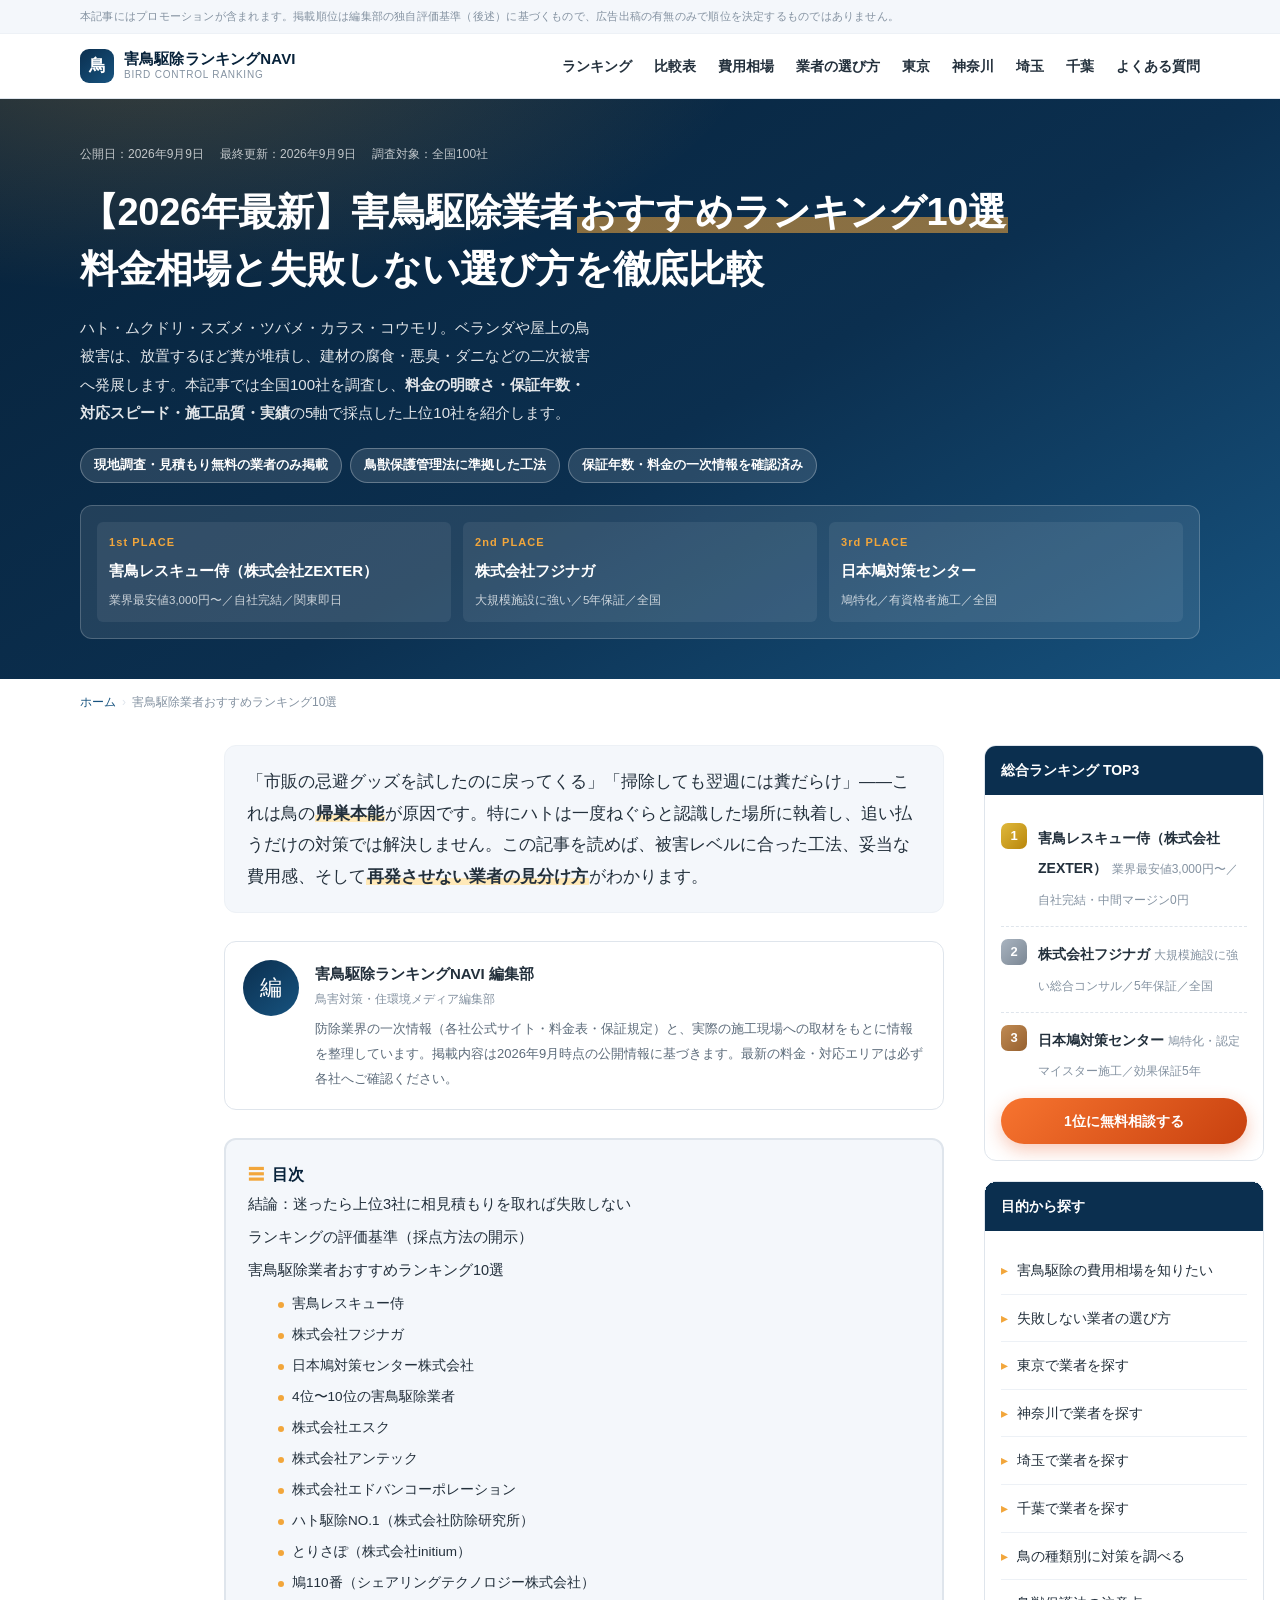
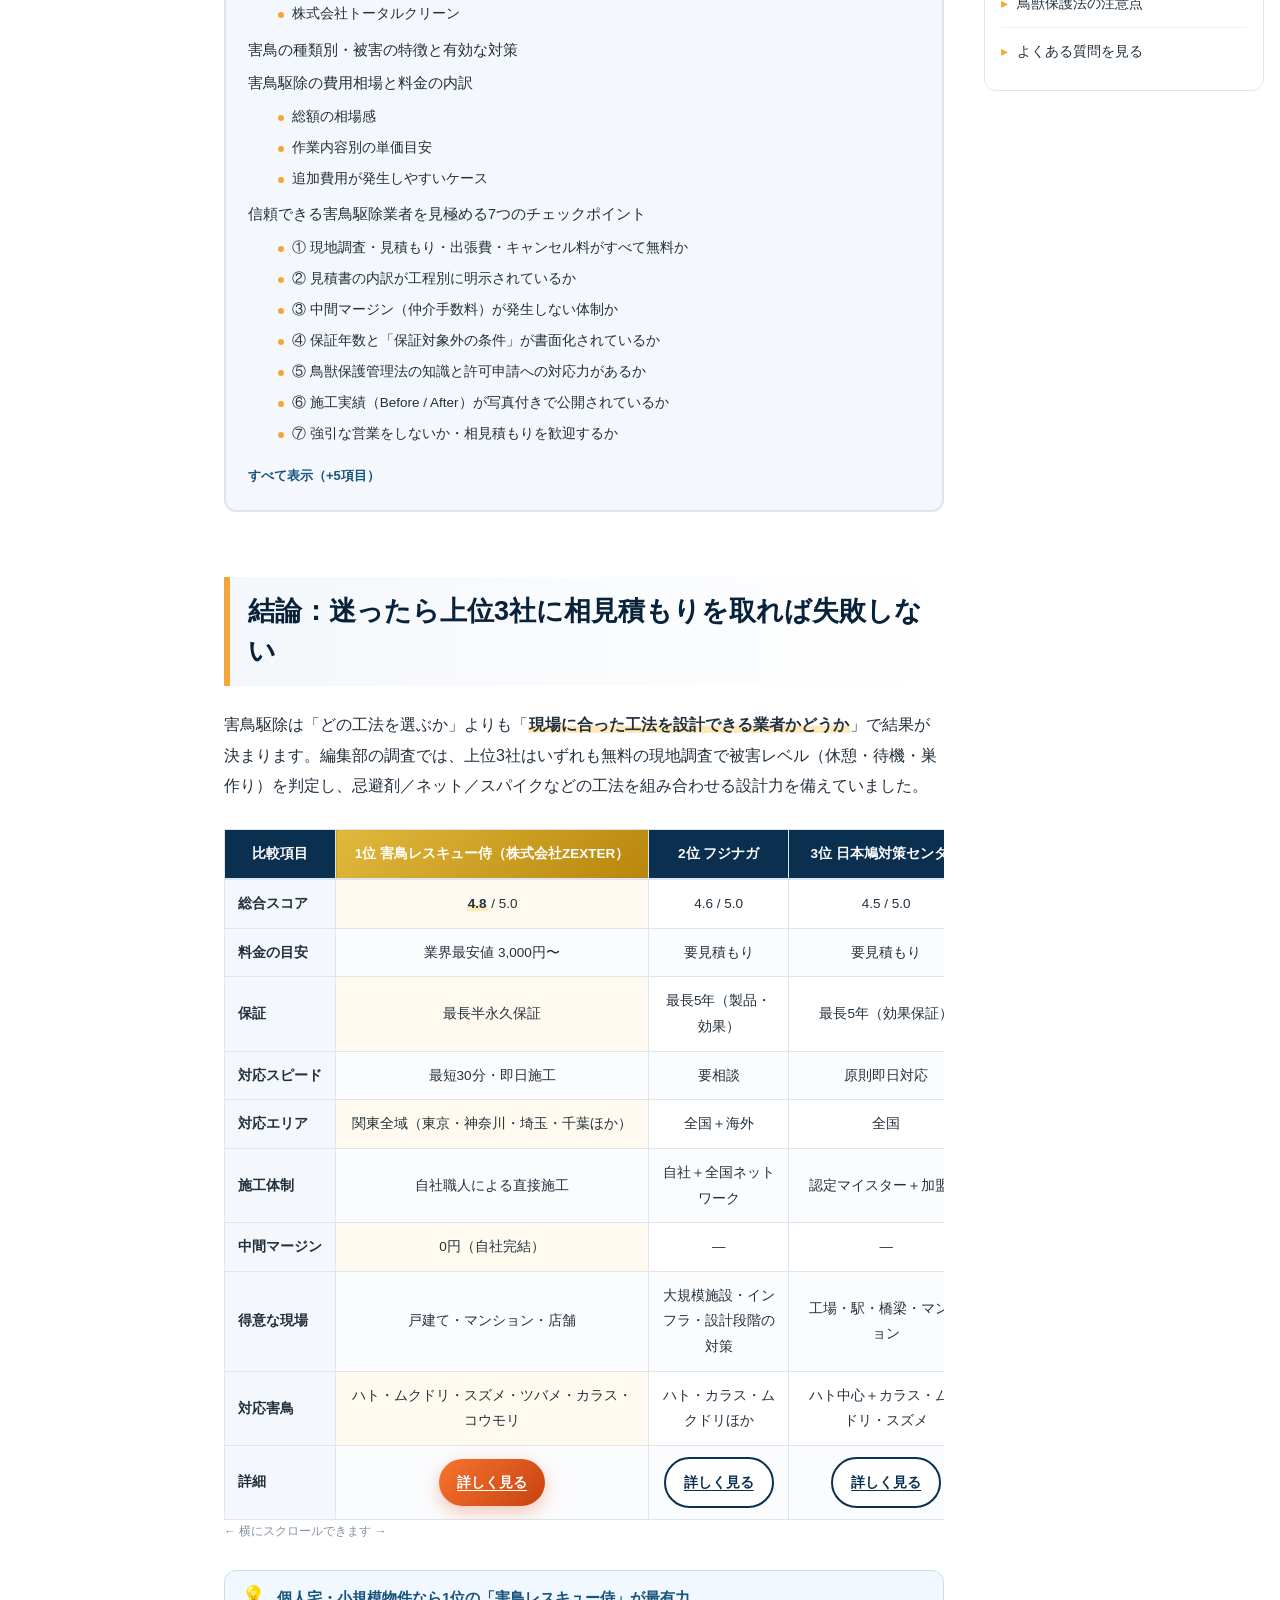
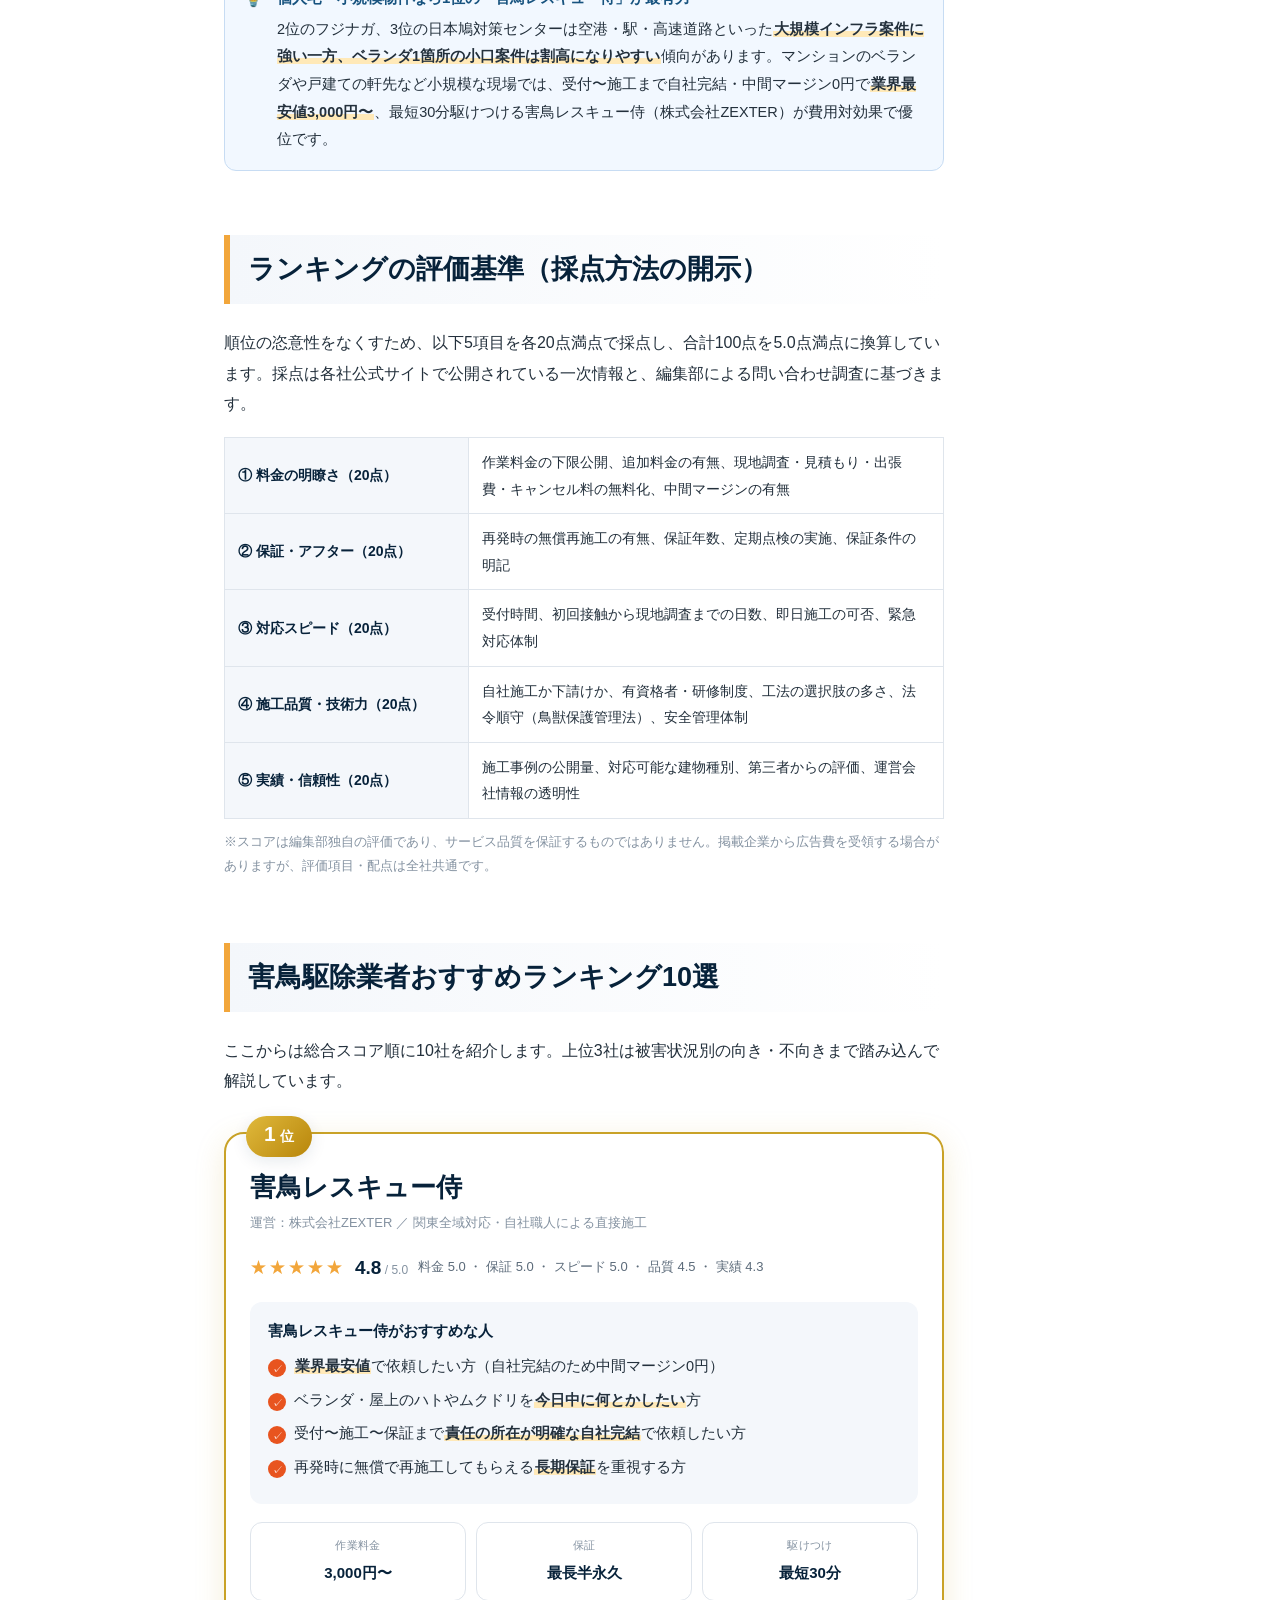
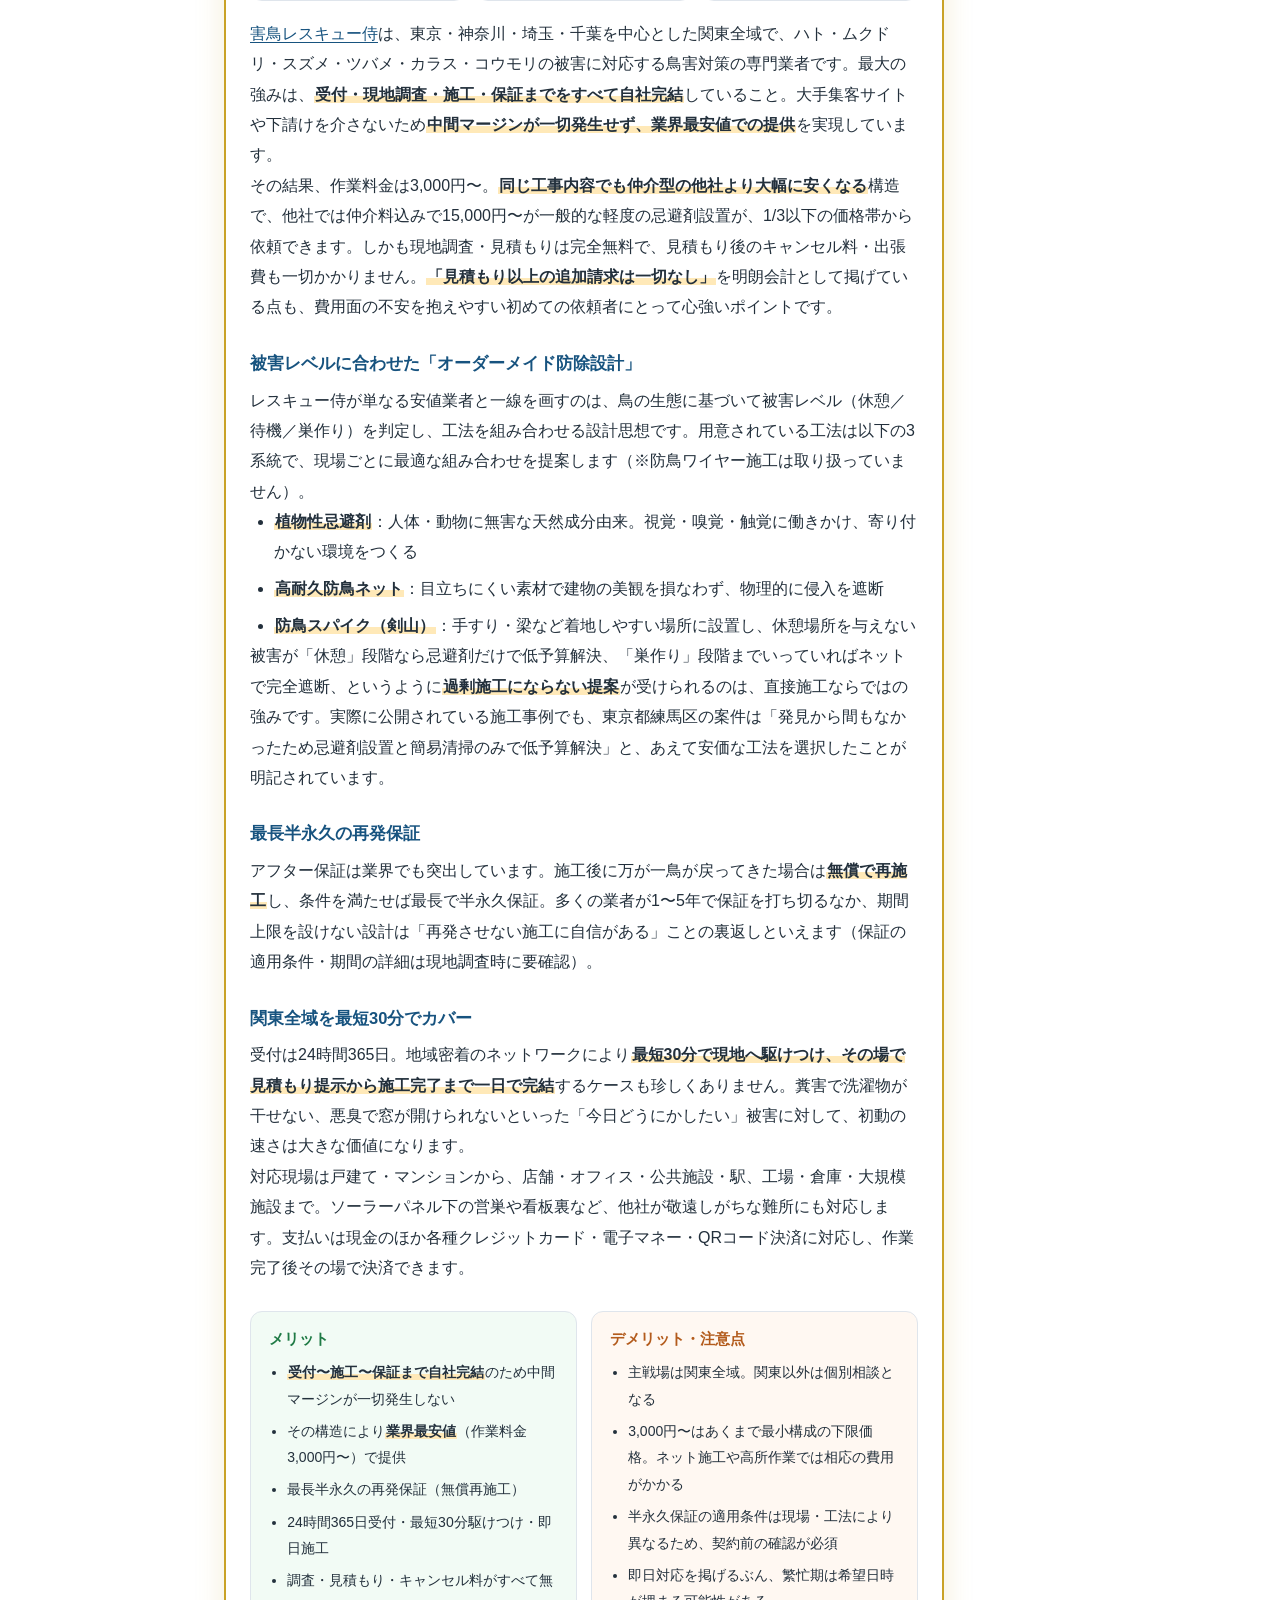
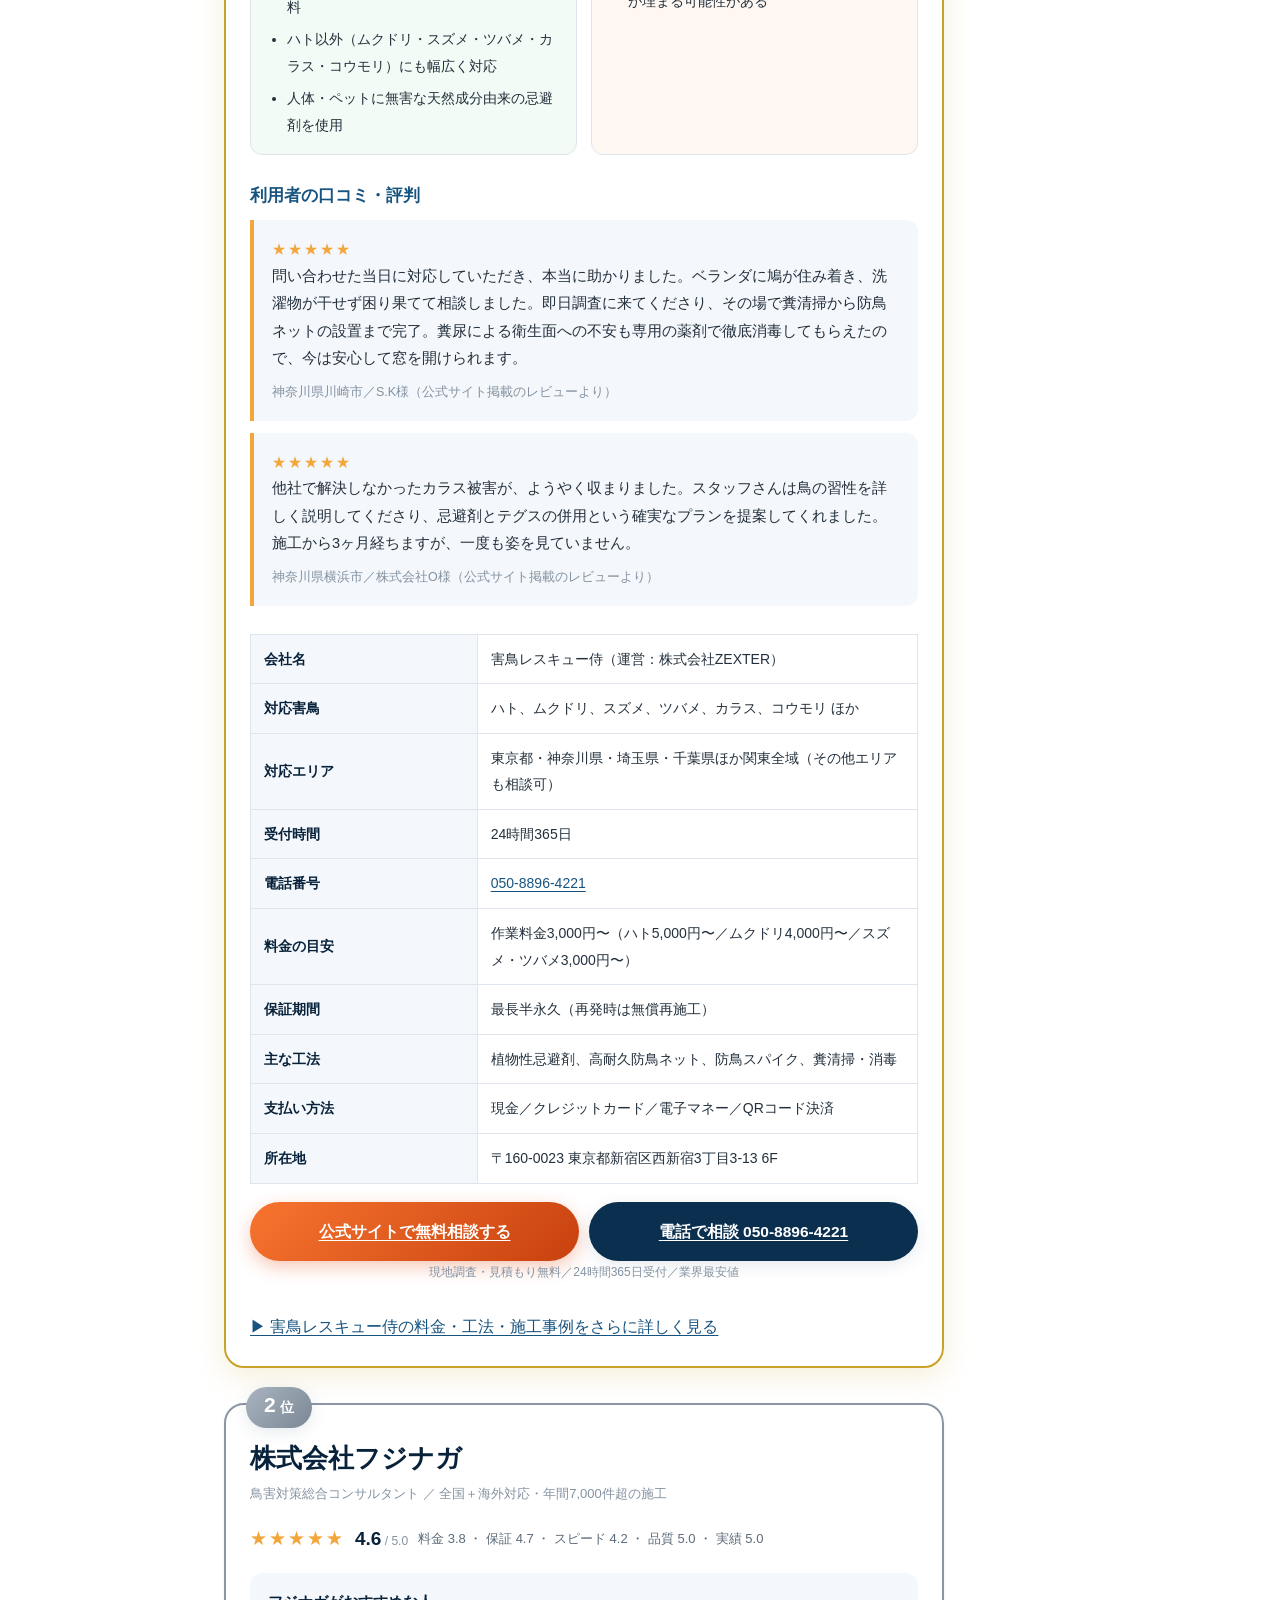
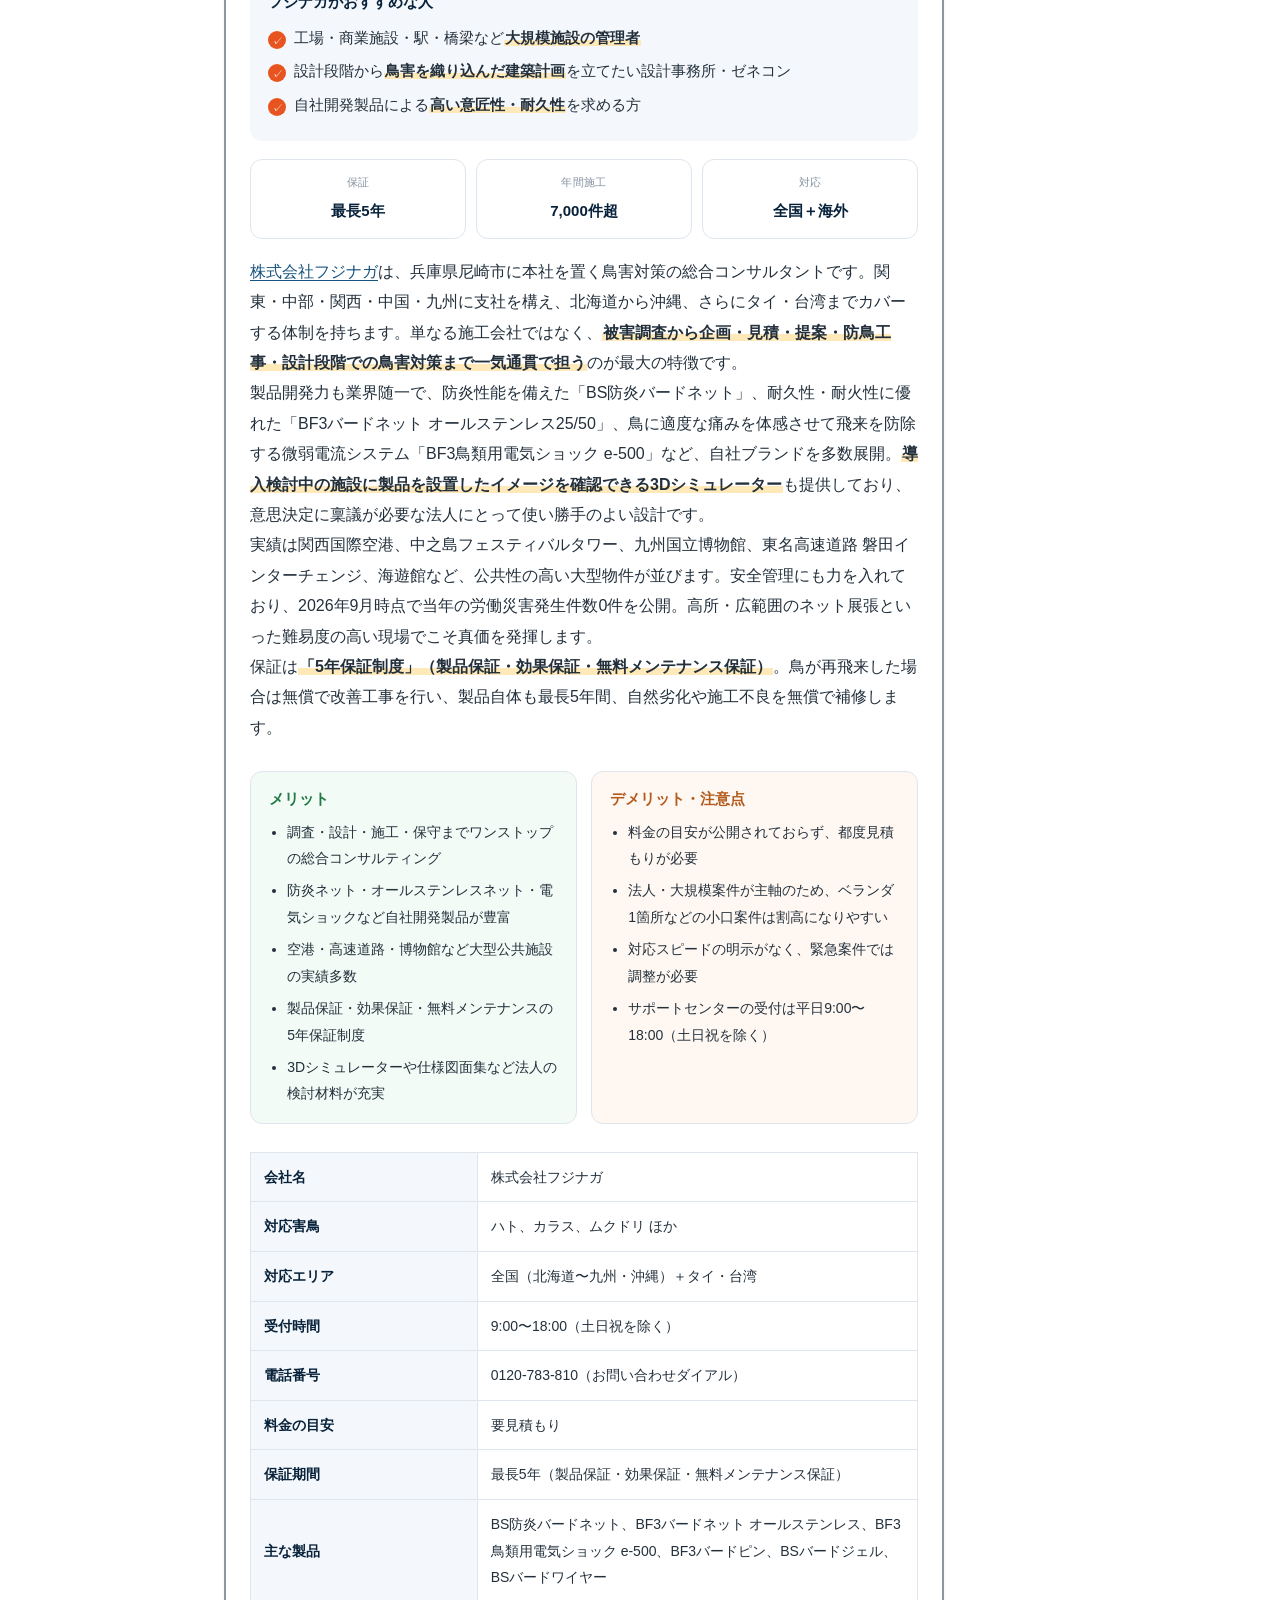
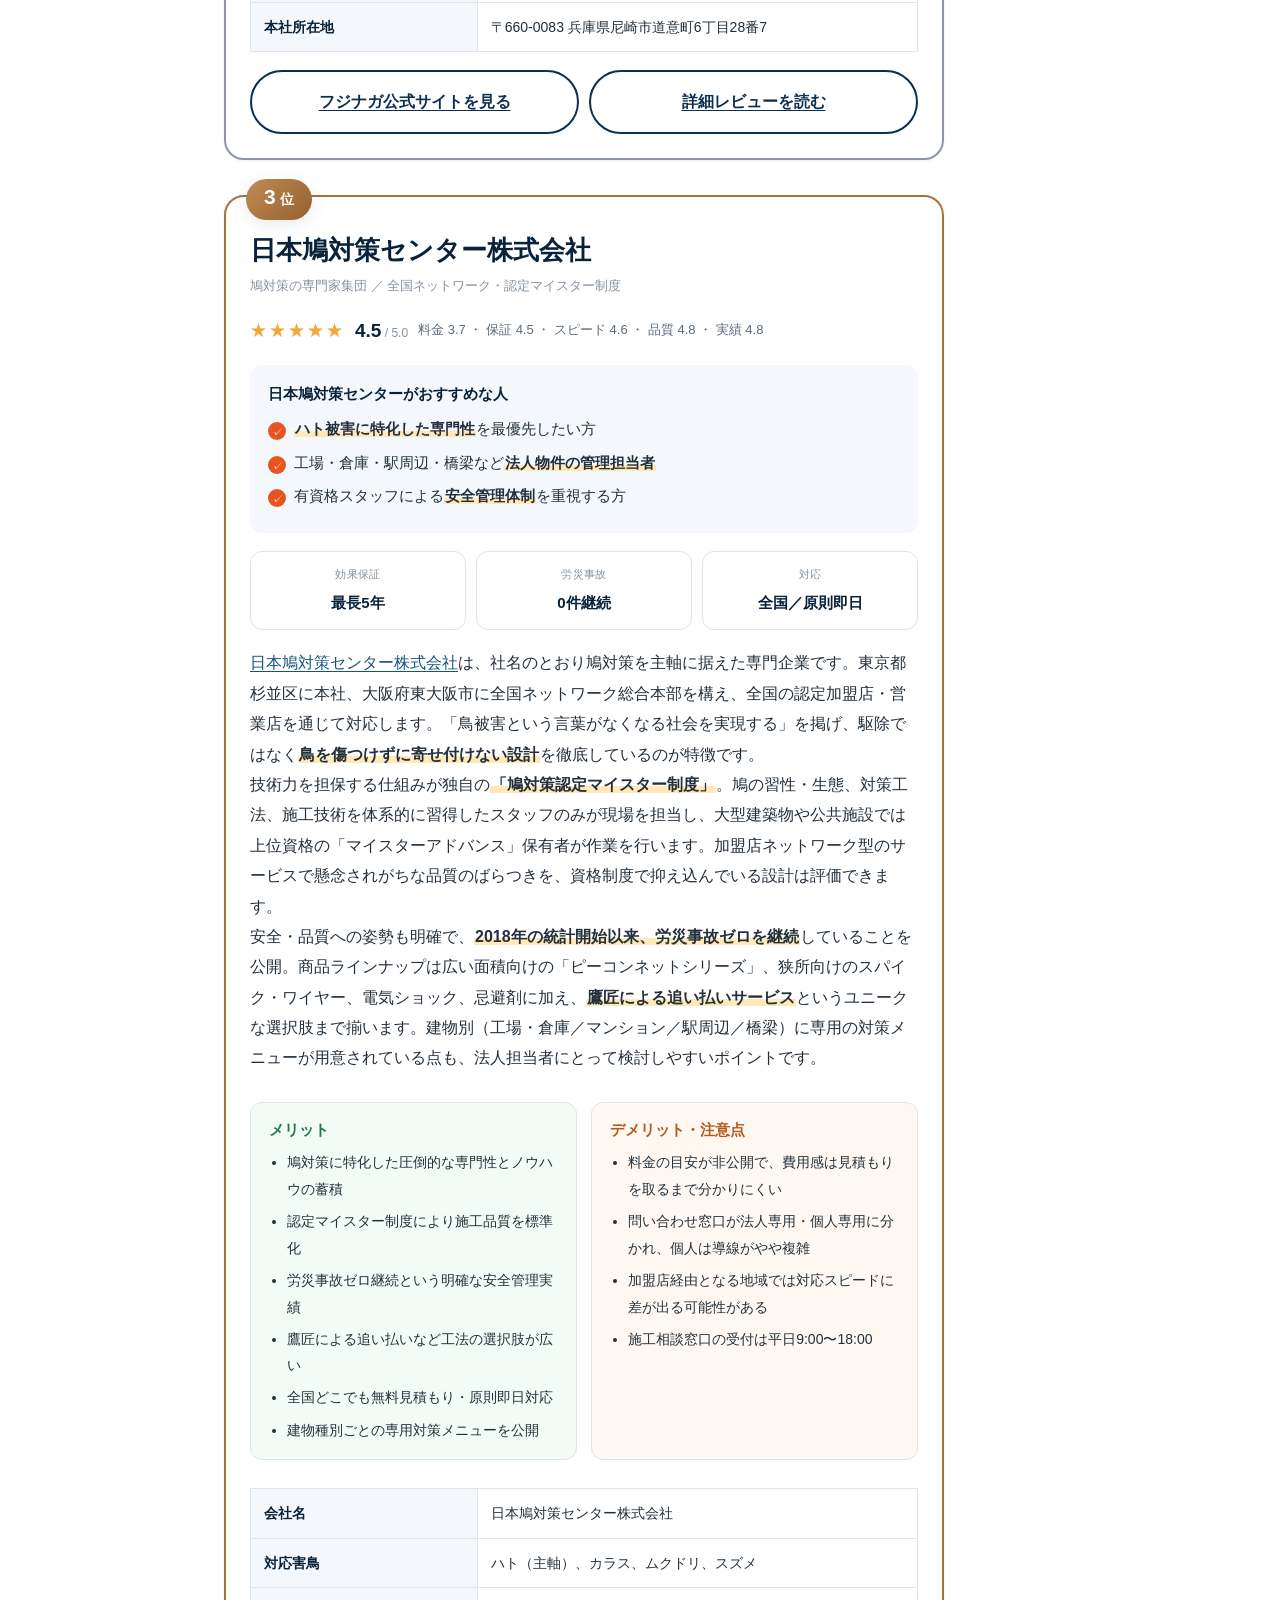
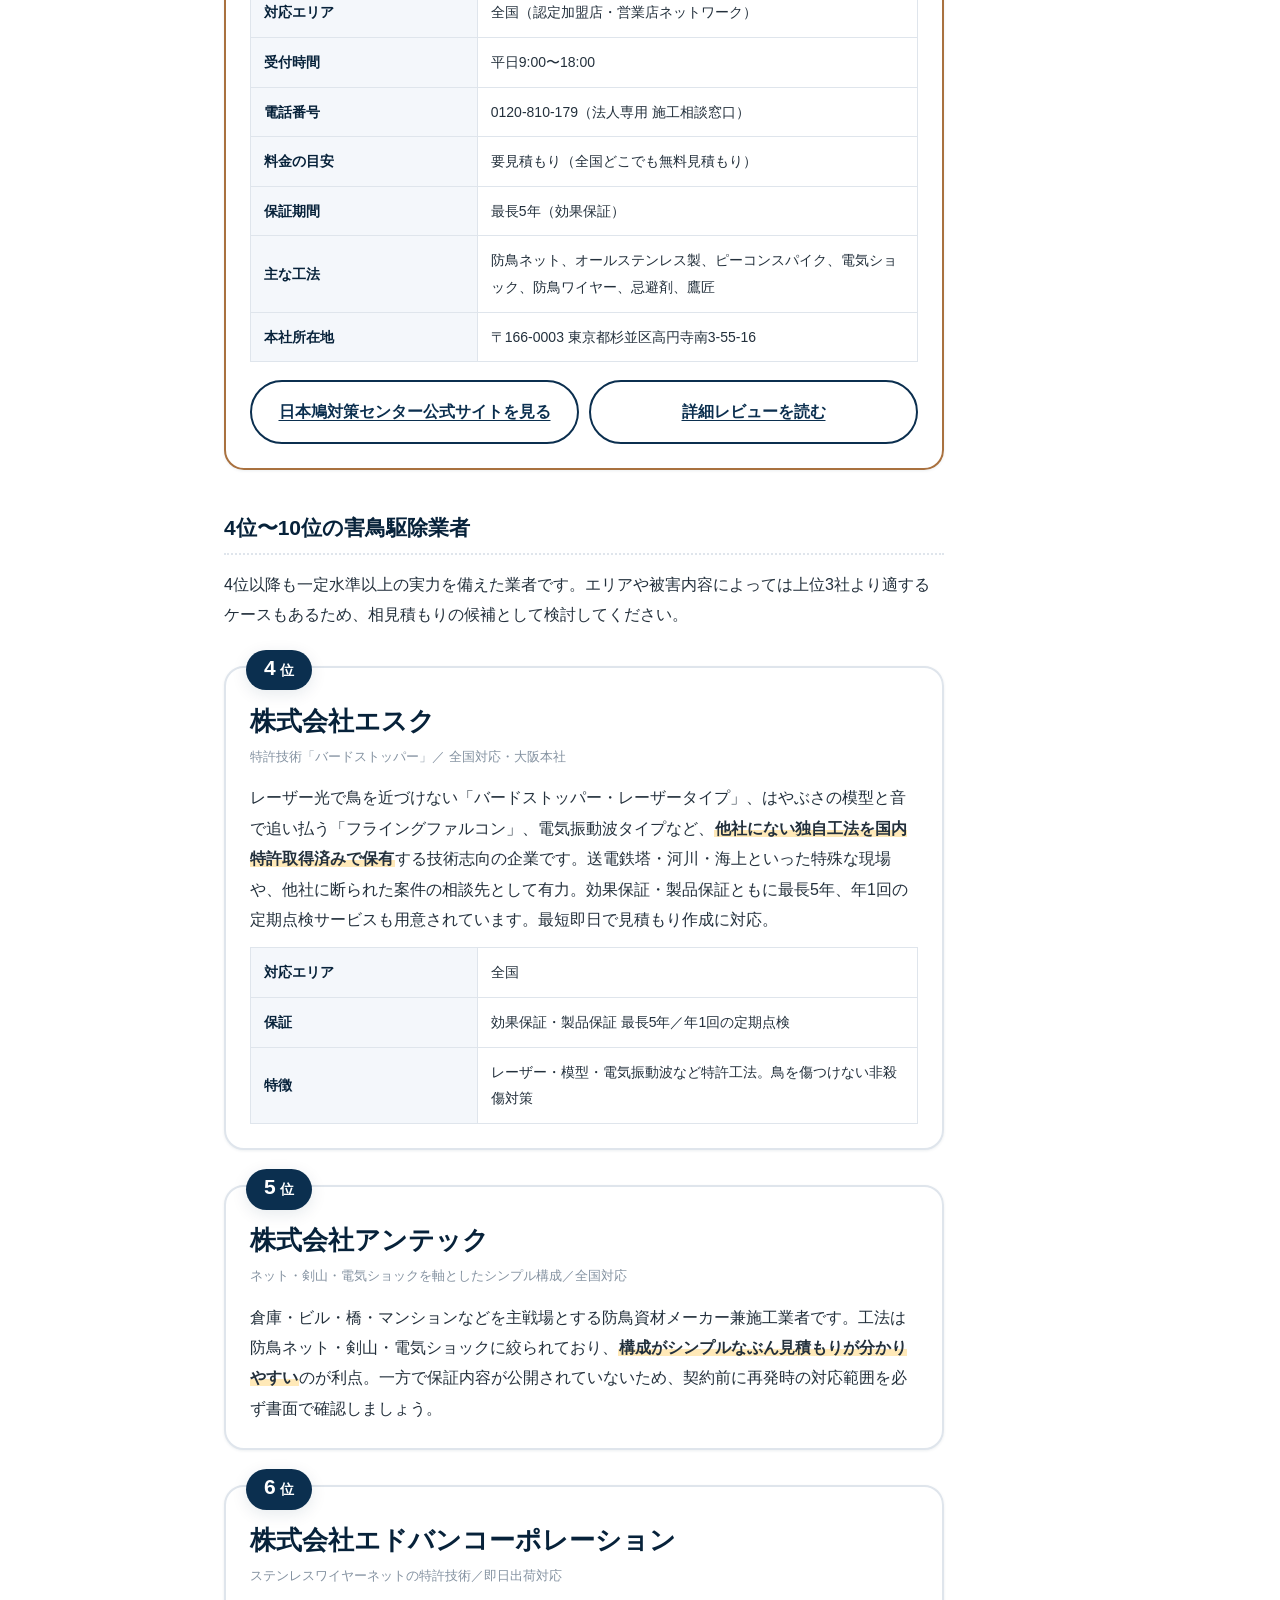
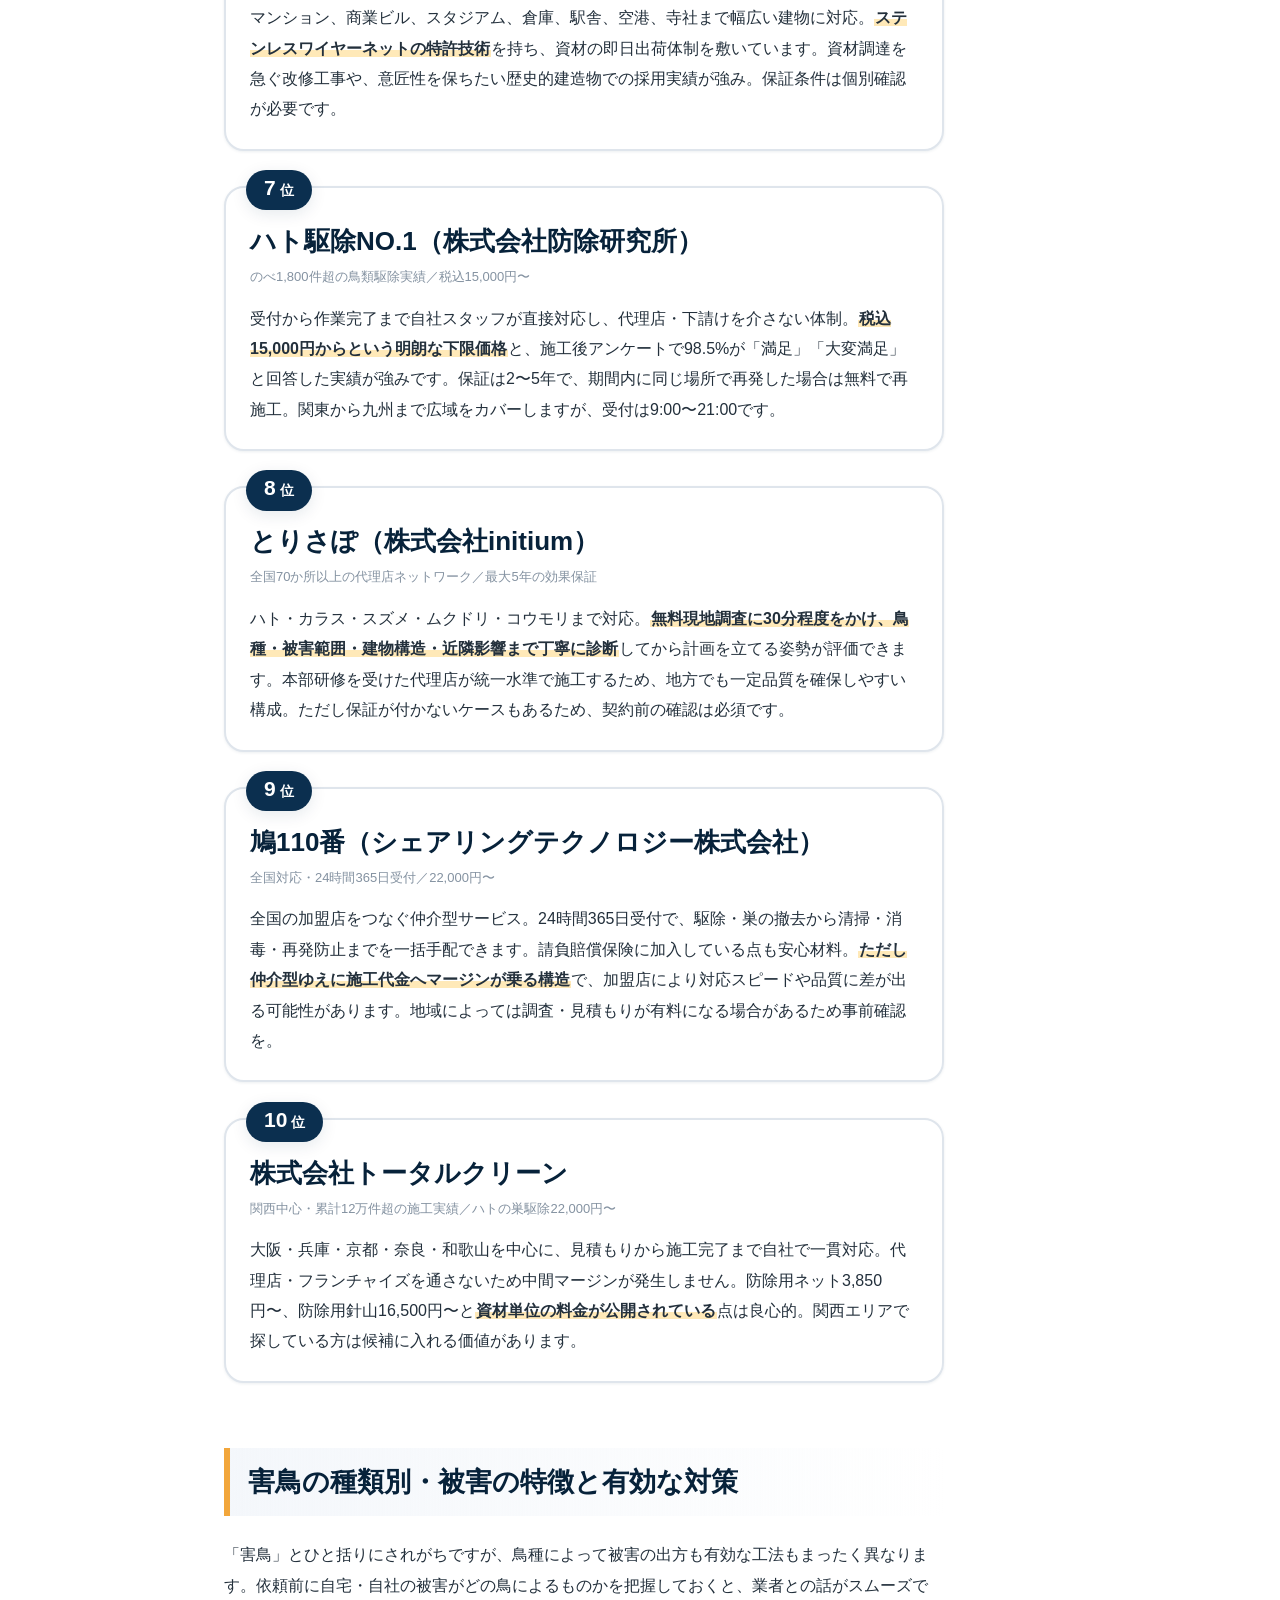
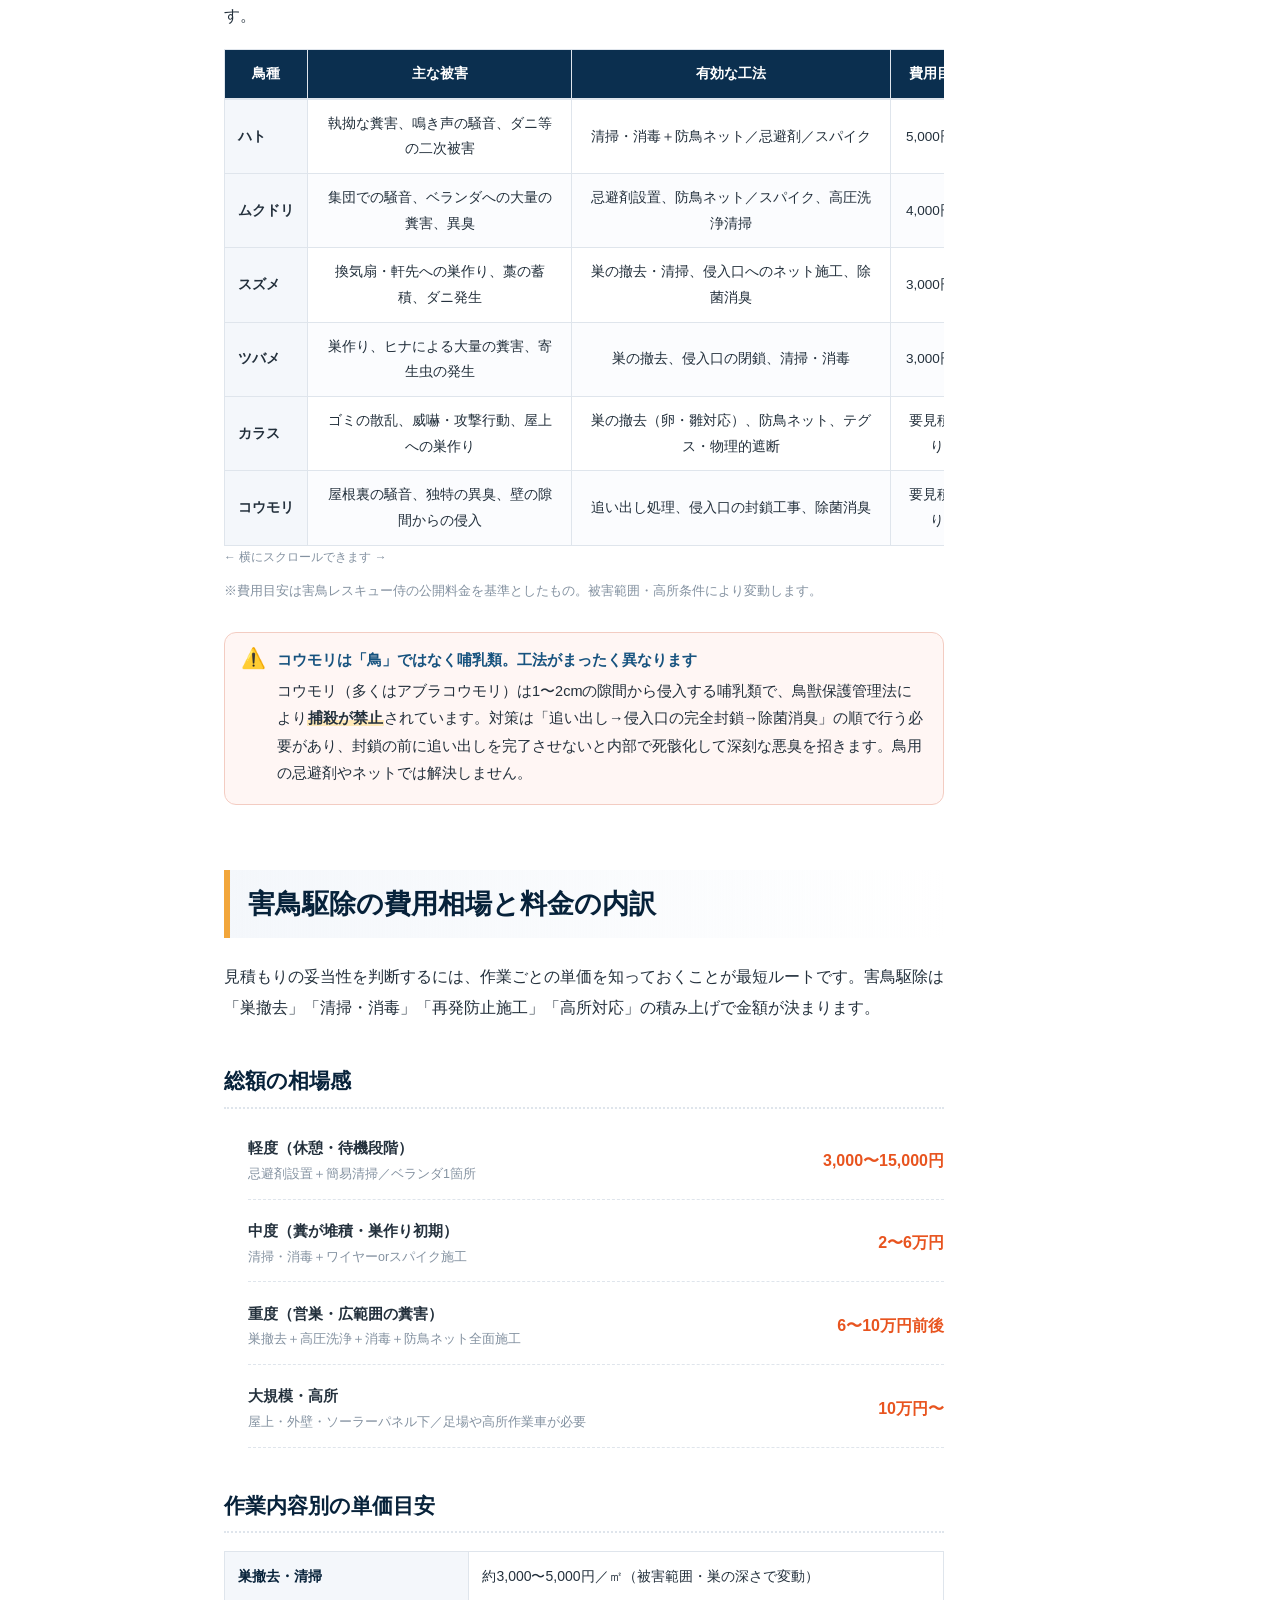
<file: index.html>
<!DOCTYPE html>
<html lang="ja">

<head>
  <meta charset="UTF-8">
  <meta name="viewport" content="width=device-width, initial-scale=1, viewport-fit=cover">
  <title>【2026年最新】害鳥駆除業者おすすめランキング10選｜料金相場と失敗しない選び方を徹底比較</title>
  <meta name="description"
    content="害鳥駆除業者おすすめランキング10選を編集部が徹底比較。料金相場・保証年数・対応スピード・施工品質を独自基準で採点し、1位は関東全域を最短30分で即日対応する「害鳥レスキュー侍」。ハト・ムクドリ・カラスの費用内訳や優良業者を見抜く7つの基準も解説します。">
  <meta name="robots" content="index, follow, max-image-preview:large, max-snippet:-1">
  <link rel="canonical" href="https://hato-taisaku.osusume-navi.info/">
  <meta name="theme-color" content="#0b2f4f">

  <!-- OGP -->
  <meta property="og:type" content="article">
  <meta property="og:site_name" content="害鳥駆除ランキングNAVI">
  <meta property="og:title" content="【2026年最新】害鳥駆除業者おすすめランキング10選｜料金相場と失敗しない選び方">
  <meta property="og:description" content="ハト・ムクドリ・カラス・コウモリの被害に強い害鳥駆除業者を10社比較。料金・保証・対応スピードを独自基準で採点したランキングです。">
  <meta property="og:url" content="https://hato-taisaku.osusume-navi.info/">
  <meta property="og:locale" content="ja_JP">
  <meta name="twitter:card" content="summary_large_image">

  <link rel="preconnect" href="https://rescue-samurai.com">
  <link rel="stylesheet" href="assets/css/style.css">
  <script src="assets/js/main.js" defer></script>

  <script type="application/ld+json">
{
  "@context": "https://schema.org",
  "@graph": [
    {
      "@type": "WebSite",
      "@id": "https://hato-taisaku.osusume-navi.info/#website",
      "url": "https://hato-taisaku.osusume-navi.info/",
      "name": "害鳥駆除ランキングNAVI",
      "inLanguage": "ja"
    },
    {
      "@type": "Organization",
      "@id": "https://hato-taisaku.osusume-navi.info/#publisher",
      "name": "害鳥駆除ランキングNAVI 編集部",
      "url": "https://hato-taisaku.osusume-navi.info/"
    },
    {
      "@type": "Article",
      "@id": "https://hato-taisaku.osusume-navi.info/#article",
      "headline": "【2026年最新】害鳥駆除業者おすすめランキング10選｜料金相場と失敗しない選び方を徹底比較",
      "description": "害鳥駆除業者おすすめランキング10選を専門編集部が徹底比較。料金相場・保証年数・対応スピード・施工品質を独自基準で採点しました。",
      "inLanguage": "ja",
      "datePublished": "2026-09-09",
      "dateModified": "2026-09-09",
      "mainEntityOfPage": { "@id": "https://hato-taisaku.osusume-navi.info/" },
      "isPartOf": { "@id": "https://hato-taisaku.osusume-navi.info/#website" },
      "publisher": { "@id": "https://hato-taisaku.osusume-navi.info/#publisher" },
      "author": {
        "@type": "Organization",
        "name": "害鳥駆除ランキングNAVI 編集部"
      }
    },
    {
      "@type": "BreadcrumbList",
      "itemListElement": [
        { "@type": "ListItem", "position": 1, "name": "ホーム", "item": "https://hato-taisaku.osusume-navi.info/" },
        { "@type": "ListItem", "position": 2, "name": "害鳥駆除業者おすすめランキング10選" }
      ]
    },
    {
      "@type": "ItemList",
      "name": "害鳥駆除業者おすすめランキング10選",
      "itemListOrder": "https://schema.org/ItemListOrderDescending",
      "numberOfItems": 10,
      "itemListElement": [
        { "@type": "ListItem", "position": 1, "name": "害鳥レスキュー侍", "url": "https://hato-taisaku.osusume-navi.info/companies/rescue-samurai.html" },
        { "@type": "ListItem", "position": 2, "name": "株式会社フジナガ", "url": "https://hato-taisaku.osusume-navi.info/companies/fujinaga.html" },
        { "@type": "ListItem", "position": 3, "name": "日本鳩対策センター株式会社", "url": "https://hato-taisaku.osusume-navi.info/companies/hatotaisaku.html" },
        { "@type": "ListItem", "position": 4, "name": "株式会社エスク" },
        { "@type": "ListItem", "position": 5, "name": "株式会社アンテック" },
        { "@type": "ListItem", "position": 6, "name": "株式会社エドバンコーポレーション" },
        { "@type": "ListItem", "position": 7, "name": "ハト駆除NO.1（株式会社防除研究所）" },
        { "@type": "ListItem", "position": 8, "name": "とりさぽ（株式会社initium）" },
        { "@type": "ListItem", "position": 9, "name": "鳩110番" },
        { "@type": "ListItem", "position": 10, "name": "株式会社トータルクリーン" }
      ]
    },
    {
      "@type": "FAQPage",
      "mainEntity": [
        {
          "@type": "Question",
          "name": "害鳥駆除の費用相場はいくらですか？",
          "acceptedAnswer": {
            "@type": "Answer",
            "text": "ベランダ1箇所への忌避剤設置など軽度の対策であれば3,000円〜1万円台、糞清掃・消毒と防鳥ネット設置までを含む標準的な施工で3万円〜10万円前後が目安です。高所作業車や足場が必要な大規模施設では別途費用が加算されます。"
          }
        },
        {
          "@type": "Question",
          "name": "鳩の巣は自分で撤去してもいいですか？",
          "acceptedAnswer": {
            "@type": "Answer",
            "text": "卵やヒナがいる巣を無許可で撤去すると鳥獣保護管理法違反となり、1年以下の懲役または100万円以下の罰金の対象になり得ます。卵もヒナもいない空巣であれば撤去できるケースもありますが、判断が難しいため専門業者への相談が安全です。"
          }
        },
        {
          "@type": "Question",
          "name": "現地調査や見積もりは無料ですか？",
          "acceptedAnswer": {
            "@type": "Answer",
            "text": "本記事で紹介している上位業者はいずれも現地調査・見積もりを無料としています。ただし加盟店型・仲介型のサービスでは地域や現場状況により出張費が発生する場合があるため、問い合わせ時に「調査費・出張費・キャンセル料が本当に0円か」を確認してください。"
          }
        },
        {
          "@type": "Question",
          "name": "賃貸マンションのベランダでも依頼できますか？",
          "acceptedAnswer": {
            "@type": "Answer",
            "text": "依頼できますが、ベランダは避難経路を兼ねた共用部扱いとなることが多いため、必ず事前に管理会社・オーナー・管理組合へ連絡し、施工の許可を得てください。分譲マンションでは景観基準や工事ルールの確認も必要です。"
          }
        },
        {
          "@type": "Question",
          "name": "害鳥駆除の保証期間はどれくらいが目安ですか？",
          "acceptedAnswer": {
            "@type": "Answer",
            "text": "業界の標準は1〜5年です。防鳥ネットやワイヤーなど物理遮断を伴う施工は5年保証が付く例が多く、忌避剤中心の軽微な施工は1〜3年が一般的です。保証の対象外条件（台風・第三者による破損・建物改修など）は契約前に必ず確認しましょう。"
          }
        },
        {
          "@type": "Question",
          "name": "ハト以外の害鳥にも対応してもらえますか？",
          "acceptedAnswer": {
            "@type": "Answer",
            "text": "ムクドリ・スズメ・ツバメ・カラス・コウモリなどにも対応する業者が大半です。ただし鳥種ごとに有効な工法が異なるため、対象の鳥種での施工実績があるかを事例ページで確認してから依頼するのが確実です。"
          }
        }
      ]
    }
  ]
}
</script>
</head>

<body>

  <div class="pr-bar">
    <div class="wrap">本記事にはプロモーションが含まれます。掲載順位は編集部の独自評価基準（後述）に基づくもので、広告出稿の有無のみで順位を決定するものではありません。</div>
  </div>

  <header class="site-header">
    <div class="wrap header-inner">
      <a class="logo" href="index.html">
        <span class="logo-mark" aria-hidden="true">鳥</span>
        <span class="logo-text">
          <b>害鳥駆除ランキングNAVI</b>
          <span>BIRD CONTROL RANKING</span>
        </span>
      </a>
      <button class="nav-toggle" type="button" aria-expanded="false" aria-controls="gnav"
        aria-label="メニューを開く"><span></span></button>
      <nav class="gnav" id="gnav" aria-label="グローバルナビゲーション">
        <ul>
          <li><a href="#ranking">ランキング</a></li>
          <li><a href="#conclusion">比較表</a></li>
          <li><a href="columns/hiyou-souba.html">費用相場</a></li>
          <li><a href="columns/erabikata.html">業者の選び方</a></li>
          <li><a href="areas/tokyo.html">東京</a></li>
          <li><a href="areas/kanagawa.html">神奈川</a></li>
          <li><a href="areas/saitama.html">埼玉</a></li>
          <li><a href="areas/chiba.html">千葉</a></li>
          <li><a href="#faq">よくある質問</a></li>
        </ul>
      </nav>
    </div>
  </header>

  <section class="hero">
    <div class="wrap">
      <div class="hero-meta">
        <span>公開日：2026年9月9日</span>
        <span>最終更新：2026年9月9日</span>
        <span>調査対象：全国100社</span>
      </div>
      <h1>【2026年最新】害鳥駆除業者<span class="hl">おすすめランキング10選</span><br>料金相場と失敗しない選び方を徹底比較</h1>
      <p>
        ハト・ムクドリ・スズメ・ツバメ・カラス・コウモリ。ベランダや屋上の鳥被害は、放置するほど糞が堆積し、建材の腐食・悪臭・ダニなどの二次被害へ発展します。本記事では全国100社を調査し、<strong>料金の明瞭さ・保証年数・対応スピード・施工品質・実績</strong>の5軸で採点した上位10社を紹介します。
      </p>
      <ul class="badges">
        <li>現地調査・見積もり無料の業者のみ掲載</li>
        <li>鳥獣保護管理法に準拠した工法</li>
        <li>保証年数・料金の一次情報を確認済み</li>
      </ul>
      <div class="hero-quick">
        <a href="#rank1">
          <span class="rk">1st PLACE</span>
          <span class="nm">害鳥レスキュー侍（株式会社ZEXTER）</span>
          <span class="ds">業界最安値3,000円〜／自社完結／関東即日</span>
        </a>
        <a href="#rank2">
          <span class="rk">2nd PLACE</span>
          <span class="nm">株式会社フジナガ</span>
          <span class="ds">大規模施設に強い／5年保証／全国</span>
        </a>
        <a href="#rank3">
          <span class="rk">3rd PLACE</span>
          <span class="nm">日本鳩対策センター</span>
          <span class="ds">鳩特化／有資格者施工／全国</span>
        </a>
      </div>
    </div>
  </section>

  <div class="wrap">
    <nav class="breadcrumb" aria-label="パンくずリスト">
      <ol>
        <li><a href="index.html">ホーム</a></li>
        <li>害鳥駆除業者おすすめランキング10選</li>
      </ol>
    </nav>
  </div>

  <div class="wrap layout">
    <main>
      <article class="article" data-toc-source>

        <p class="lead">
          「市販の忌避グッズを試したのに戻ってくる」「掃除しても翌週には糞だらけ」——これは鳥の<strong>帰巣本能</strong>が原因です。特にハトは一度ねぐらと認識した場所に執着し、追い払うだけの対策では解決しません。この記事を読めば、被害レベルに合った工法、妥当な費用感、そして<strong>再発させない業者の見分け方</strong>がわかります。
        </p>

        <div class="author-box mt-m">
          <div class="author-avatar" aria-hidden="true">編</div>
          <div>
            <div class="name">害鳥駆除ランキングNAVI 編集部</div>
            <div class="role">鳥害対策・住環境メディア編集部</div>
            <p>
              防除業界の一次情報（各社公式サイト・料金表・保証規定）と、実際の施工現場への取材をもとに情報を整理しています。掲載内容は2026年9月時点の公開情報に基づきます。最新の料金・対応エリアは必ず各社へご確認ください。
            </p>
          </div>
        </div>

        <nav class="toc mt-m" aria-label="目次">
          <p class="toc-title">目次</p>
          <div id="toc"></div>
        </nav>

        <h2 id="conclusion">結論：迷ったら上位3社に相見積もりを取れば失敗しない</h2>
        <p>
          害鳥駆除は「どの工法を選ぶか」よりも「<strong>現場に合った工法を設計できる業者かどうか</strong>」で結果が決まります。編集部の調査では、上位3社はいずれも無料の現地調査で被害レベル（休憩・待機・巣作り）を判定し、忌避剤／ネット／スパイクなどの工法を組み合わせる設計力を備えていました。
        </p>

        <div class="table-scroll mt-m">
          <table class="compare">
            <caption class="visually-hidden">害鳥駆除業者 上位3社の比較表</caption>
            <thead>
              <tr>
                <th scope="col">比較項目</th>
                <th scope="col" class="col-1st">1位 害鳥レスキュー侍（株式会社ZEXTER）</th>
                <th scope="col">2位 フジナガ</th>
                <th scope="col">3位 日本鳩対策センター</th>
              </tr>
            </thead>
            <tbody>
              <tr>
                <th scope="row">総合スコア</th>
                <td class="col-1st"><strong>4.8</strong> / 5.0</td>
                <td>4.6 / 5.0</td>
                <td>4.5 / 5.0</td>
              </tr>
              <tr>
                <th scope="row">料金の目安</th>
                <td class="col-1st">業界最安値 3,000円〜</td>
                <td>要見積もり</td>
                <td>要見積もり</td>
              </tr>
              <tr>
                <th scope="row">保証</th>
                <td class="col-1st">最長半永久保証</td>
                <td>最長5年（製品・効果）</td>
                <td>最長5年（効果保証）</td>
              </tr>
              <tr>
                <th scope="row">対応スピード</th>
                <td class="col-1st">最短30分・即日施工</td>
                <td>要相談</td>
                <td>原則即日対応</td>
              </tr>
              <tr>
                <th scope="row">対応エリア</th>
                <td class="col-1st">関東全域（東京・神奈川・埼玉・千葉ほか）</td>
                <td>全国＋海外</td>
                <td>全国</td>
              </tr>
              <tr>
                <th scope="row">施工体制</th>
                <td class="col-1st">自社職人による直接施工</td>
                <td>自社＋全国ネットワーク</td>
                <td>認定マイスター＋加盟店</td>
              </tr>
              <tr>
                <th scope="row">中間マージン</th>
                <td class="col-1st">0円（自社完結）</td>
                <td>—</td>
                <td>—</td>
              </tr>
              <tr>
                <th scope="row">得意な現場</th>
                <td class="col-1st">戸建て・マンション・店舗</td>
                <td>大規模施設・インフラ・設計段階の対策</td>
                <td>工場・駅・橋梁・マンション</td>
              </tr>
              <tr>
                <th scope="row">対応害鳥</th>
                <td class="col-1st">ハト・ムクドリ・スズメ・ツバメ・カラス・コウモリ</td>
                <td>ハト・カラス・ムクドリほか</td>
                <td>ハト中心＋カラス・ムクドリ・スズメ</td>
              </tr>
              <tr>
                <th scope="row">詳細</th>
                <td class="col-1st"><a class="btn btn-cta btn-sm" href="companies/rescue-samurai.html">詳しく見る</a></td>
                <td><a class="btn btn-ghost btn-sm" href="companies/fujinaga.html">詳しく見る</a></td>
                <td><a class="btn btn-ghost btn-sm" href="companies/hatotaisaku.html">詳しく見る</a></td>
              </tr>
            </tbody>
          </table>
        </div>

        <div class="callout callout-note mt-m">
          <h4>個人宅・小規模物件なら1位の「害鳥レスキュー侍」が最有力</h4>
          <p>
            2位のフジナガ、3位の日本鳩対策センターは空港・駅・高速道路といった<strong>大規模インフラ案件に強い一方、ベランダ1箇所の小口案件は割高になりやすい</strong>傾向があります。マンションのベランダや戸建ての軒先など小規模な現場では、受付〜施工まで自社完結・中間マージン0円で<strong>業界最安値3,000円〜</strong>、最短30分駆けつける害鳥レスキュー侍（株式会社ZEXTER）が費用対効果で優位です。
          </p>
        </div>

        <h2 id="criteria">ランキングの評価基準（採点方法の開示）</h2>
        <p>順位の恣意性をなくすため、以下5項目を各20点満点で採点し、合計100点を5.0点満点に換算しています。採点は各社公式サイトで公開されている一次情報と、編集部による問い合わせ調査に基づきます。</p>

        <div class="table-scroll">
          <table class="spec">
            <tbody>
              <tr>
                <th>① 料金の明瞭さ（20点）</th>
                <td>作業料金の下限公開、追加料金の有無、現地調査・見積もり・出張費・キャンセル料の無料化、中間マージンの有無</td>
              </tr>
              <tr>
                <th>② 保証・アフター（20点）</th>
                <td>再発時の無償再施工の有無、保証年数、定期点検の実施、保証条件の明記</td>
              </tr>
              <tr>
                <th>③ 対応スピード（20点）</th>
                <td>受付時間、初回接触から現地調査までの日数、即日施工の可否、緊急対応体制</td>
              </tr>
              <tr>
                <th>④ 施工品質・技術力（20点）</th>
                <td>自社施工か下請けか、有資格者・研修制度、工法の選択肢の多さ、法令順守（鳥獣保護管理法）、安全管理体制</td>
              </tr>
              <tr>
                <th>⑤ 実績・信頼性（20点）</th>
                <td>施工事例の公開量、対応可能な建物種別、第三者からの評価、運営会社情報の透明性</td>
              </tr>
            </tbody>
          </table>
        </div>
        <p class="small mt-s">※スコアは編集部独自の評価であり、サービス品質を保証するものではありません。掲載企業から広告費を受領する場合がありますが、評価項目・配点は全社共通です。</p>

        <h2 id="ranking">害鳥駆除業者おすすめランキング10選</h2>
        <p>ここからは総合スコア順に10社を紹介します。上位3社は被害状況別の向き・不向きまで踏み込んで解説しています。</p>

        <!-- ============ 1位 ============ -->
        <section class="rank-card is-first" id="rank1">
          <span class="rank-badge"><span class="num">1</span>位</span>
          <h3>害鳥レスキュー侍</h3>
          <p class="company-sub">運営：株式会社ZEXTER ／ 関東全域対応・自社職人による直接施工</p>

          <div class="rating">
            <span class="stars" aria-hidden="true">★★★★★</span>
            <span class="score">4.8<small> / 5.0</small></span>
            <span>料金 5.0 ・ 保証 5.0 ・ スピード 5.0 ・ 品質 4.5 ・ 実績 4.3</span>
          </div>

          <div class="recommend-box">
            <p class="rb-title">害鳥レスキュー侍がおすすめな人</p>
            <ul>
              <li><strong>業界最安値</strong>で依頼したい方（自社完結のため中間マージン0円）</li>
              <li>ベランダ・屋上のハトやムクドリを<strong>今日中に何とかしたい</strong>方</li>
              <li>受付〜施工〜保証まで<strong>責任の所在が明確な自社完結</strong>で依頼したい方</li>
              <li>再発時に無償で再施工してもらえる<strong>長期保証</strong>を重視する方</li>
            </ul>
          </div>

          <dl class="point-grid">
            <div>
              <dt class="k">作業料金</dt>
              <dd class="v">3,000円〜</dd>
            </div>
            <div>
              <dt class="k">保証</dt>
              <dd class="v">最長半永久</dd>
            </div>
            <div>
              <dt class="k">駆けつけ</dt>
              <dd class="v">最短30分</dd>
            </div>
          </dl>

          <p><a href="https://rescue-samurai.com/" target="_blank"
              rel="noopener">害鳥レスキュー侍</a>は、東京・神奈川・埼玉・千葉を中心とした関東全域で、ハト・ムクドリ・スズメ・ツバメ・カラス・コウモリの被害に対応する鳥害対策の専門業者です。最大の強みは、<strong>受付・現地調査・施工・保証までをすべて自社完結</strong>していること。大手集客サイトや下請けを介さないため<strong>中間マージンが一切発生せず、業界最安値での提供</strong>を実現しています。
          </p>

          <p>
            その結果、作業料金は3,000円〜。<strong>同じ工事内容でも仲介型の他社より大幅に安くなる</strong>構造で、他社では仲介料込みで15,000円〜が一般的な軽度の忌避剤設置が、1/3以下の価格帯から依頼できます。しかも現地調査・見積もりは完全無料で、見積もり後のキャンセル料・出張費も一切かかりません。<strong>「見積もり以上の追加請求は一切なし」</strong>を明朗会計として掲げている点も、費用面の不安を抱えやすい初めての依頼者にとって心強いポイントです。
          </p>

          <h4>被害レベルに合わせた「オーダーメイド防除設計」</h4>
          <p>
            レスキュー侍が単なる安値業者と一線を画すのは、鳥の生態に基づいて被害レベル（休憩／待機／巣作り）を判定し、工法を組み合わせる設計思想です。用意されている工法は以下の3系統で、現場ごとに最適な組み合わせを提案します（※防鳥ワイヤー施工は取り扱っていません）。
          </p>
          <ul>
            <li><strong>植物性忌避剤</strong>：人体・動物に無害な天然成分由来。視覚・嗅覚・触覚に働きかけ、寄り付かない環境をつくる</li>
            <li><strong>高耐久防鳥ネット</strong>：目立ちにくい素材で建物の美観を損なわず、物理的に侵入を遮断</li>
            <li><strong>防鳥スパイク（剣山）</strong>：手すり・梁など着地しやすい場所に設置し、休憩場所を与えない</li>
          </ul>
          <p>
            被害が「休憩」段階なら忌避剤だけで低予算解決、「巣作り」段階までいっていればネットで完全遮断、というように<strong>過剰施工にならない提案</strong>が受けられるのは、直接施工ならではの強みです。実際に公開されている施工事例でも、東京都練馬区の案件は「発見から間もなかったため忌避剤設置と簡易清掃のみで低予算解決」と、あえて安価な工法を選択したことが明記されています。
          </p>

          <h4>最長半永久の再発保証</h4>
          <p>
            アフター保証は業界でも突出しています。施工後に万が一鳥が戻ってきた場合は<strong>無償で再施工</strong>し、条件を満たせば最長で半永久保証。多くの業者が1〜5年で保証を打ち切るなか、期間上限を設けない設計は「再発させない施工に自信がある」ことの裏返しといえます（保証の適用条件・期間の詳細は現地調査時に要確認）。
          </p>

          <h4>関東全域を最短30分でカバー</h4>
          <p>
            受付は24時間365日。地域密着のネットワークにより<strong>最短30分で現地へ駆けつけ、その場で見積もり提示から施工完了まで一日で完結</strong>するケースも珍しくありません。糞害で洗濯物が干せない、悪臭で窓が開けられないといった「今日どうにかしたい」被害に対して、初動の速さは大きな価値になります。
          </p>

          <p>
            対応現場は戸建て・マンションから、店舗・オフィス・公共施設・駅、工場・倉庫・大規模施設まで。ソーラーパネル下の営巣や看板裏など、他社が敬遠しがちな難所にも対応します。支払いは現金のほか各種クレジットカード・電子マネー・QRコード決済に対応し、作業完了後その場で決済できます。
          </p>

          <div class="proscons mt-m">
            <div class="pros">
              <h4>メリット</h4>
              <ul>
                <li><strong>受付〜施工〜保証まで自社完結</strong>のため中間マージンが一切発生しない</li>
                <li>その構造により<strong>業界最安値</strong>（作業料金3,000円〜）で提供</li>
                <li>最長半永久の再発保証（無償再施工）</li>
                <li>24時間365日受付・最短30分駆けつけ・即日施工</li>
                <li>調査・見積もり・キャンセル料がすべて無料</li>
                <li>ハト以外（ムクドリ・スズメ・ツバメ・カラス・コウモリ）にも幅広く対応</li>
                <li>人体・ペットに無害な天然成分由来の忌避剤を使用</li>
              </ul>
            </div>
            <div class="cons">
              <h4>デメリット・注意点</h4>
              <ul>
                <li>主戦場は関東全域。関東以外は個別相談となる</li>
                <li>3,000円〜はあくまで最小構成の下限価格。ネット施工や高所作業では相応の費用がかかる</li>
                <li>半永久保証の適用条件は現場・工法により異なるため、契約前の確認が必須</li>
                <li>即日対応を掲げるぶん、繁忙期は希望日時が埋まる可能性がある</li>
              </ul>
            </div>
          </div>

          <h4>利用者の口コミ・評判</h4>
          <blockquote class="review mt-s">
            <p class="stars" aria-label="5点満点中5点">★★★★★</p>
            <p>
              問い合わせた当日に対応していただき、本当に助かりました。ベランダに鳩が住み着き、洗濯物が干せず困り果てて相談しました。即日調査に来てくださり、その場で糞清掃から防鳥ネットの設置まで完了。糞尿による衛生面への不安も専用の薬剤で徹底消毒してもらえたので、今は安心して窓を開けられます。
            </p>
            <footer>神奈川県川崎市／S.K様（公式サイト掲載のレビューより）</footer>
          </blockquote>
          <blockquote class="review mt-s">
            <p class="stars" aria-label="5点満点中5点">★★★★★</p>
            <p>
              他社で解決しなかったカラス被害が、ようやく収まりました。スタッフさんは鳥の習性を詳しく説明してくださり、忌避剤とテグスの併用という確実なプランを提案してくれました。施工から3ヶ月経ちますが、一度も姿を見ていません。
            </p>
            <footer>神奈川県横浜市／株式会社O様（公式サイト掲載のレビューより）</footer>
          </blockquote>

          <div class="table-scroll mt-m">
            <table class="spec">
              <tbody>
                <tr>
                  <th>会社名</th>
                  <td>害鳥レスキュー侍（運営：株式会社ZEXTER）</td>
                </tr>
                <tr>
                  <th>対応害鳥</th>
                  <td>ハト、ムクドリ、スズメ、ツバメ、カラス、コウモリ ほか</td>
                </tr>
                <tr>
                  <th>対応エリア</th>
                  <td>東京都・神奈川県・埼玉県・千葉県ほか関東全域（その他エリアも相談可）</td>
                </tr>
                <tr>
                  <th>受付時間</th>
                  <td>24時間365日</td>
                </tr>
                <tr>
                  <th>電話番号</th>
                  <td><a href="tel:05088964221">050-8896-4221</a></td>
                </tr>
                <tr>
                  <th>料金の目安</th>
                  <td>作業料金3,000円〜（ハト5,000円〜／ムクドリ4,000円〜／スズメ・ツバメ3,000円〜）</td>
                </tr>
                <tr>
                  <th>保証期間</th>
                  <td>最長半永久（再発時は無償再施工）</td>
                </tr>
                <tr>
                  <th>主な工法</th>
                  <td>植物性忌避剤、高耐久防鳥ネット、防鳥スパイク、糞清掃・消毒</td>
                </tr>
                <tr>
                  <th>支払い方法</th>
                  <td>現金／クレジットカード／電子マネー／QRコード決済</td>
                </tr>
                <tr>
                  <th>所在地</th>
                  <td>〒160-0023 東京都新宿区西新宿3丁目3-13 6F</td>
                </tr>
              </tbody>
            </table>
          </div>

          <div class="cta-row">
            <a class="btn btn-cta" href="https://rescue-samurai.com/" target="_blank" rel="noopener">公式サイトで無料相談する</a>
            <a class="btn btn-tel" href="tel:05088964221">電話で相談 050-8896-4221</a>
          </div>
          <p class="cta-note">現地調査・見積もり無料／24時間365日受付／業界最安値</p>

          <p class="mt-m"><a href="companies/rescue-samurai.html">▶ 害鳥レスキュー侍の料金・工法・施工事例をさらに詳しく見る</a></p>
        </section>

        <!-- ============ 2位 ============ -->
        <section class="rank-card is-second" id="rank2">
          <span class="rank-badge"><span class="num">2</span>位</span>
          <h3>株式会社フジナガ</h3>
          <p class="company-sub">鳥害対策総合コンサルタント ／ 全国＋海外対応・年間7,000件超の施工</p>

          <div class="rating">
            <span class="stars" aria-hidden="true">★★★★★</span>
            <span class="score">4.6<small> / 5.0</small></span>
            <span>料金 3.8 ・ 保証 4.7 ・ スピード 4.2 ・ 品質 5.0 ・ 実績 5.0</span>
          </div>

          <div class="recommend-box">
            <p class="rb-title">フジナガがおすすめな人</p>
            <ul>
              <li>工場・商業施設・駅・橋梁など<strong>大規模施設の管理者</strong></li>
              <li>設計段階から<strong>鳥害を織り込んだ建築計画</strong>を立てたい設計事務所・ゼネコン</li>
              <li>自社開発製品による<strong>高い意匠性・耐久性</strong>を求める方</li>
            </ul>
          </div>

          <dl class="point-grid">
            <div>
              <dt class="k">保証</dt>
              <dd class="v">最長5年</dd>
            </div>
            <div>
              <dt class="k">年間施工</dt>
              <dd class="v">7,000件超</dd>
            </div>
            <div>
              <dt class="k">対応</dt>
              <dd class="v">全国＋海外</dd>
            </div>
          </dl>

          <p><a href="https://www.fujinaga810.co.jp/" target="_blank"
              rel="noopener">株式会社フジナガ</a>は、兵庫県尼崎市に本社を置く鳥害対策の総合コンサルタントです。関東・中部・関西・中国・九州に支社を構え、北海道から沖縄、さらにタイ・台湾までカバーする体制を持ちます。単なる施工会社ではなく、<strong>被害調査から企画・見積・提案・防鳥工事・設計段階での鳥害対策まで一気通貫で担う</strong>のが最大の特徴です。
          </p>

          <p>製品開発力も業界随一で、防炎性能を備えた「BS防炎バードネット」、耐久性・耐火性に優れた「BF3バードネット
            オールステンレス25/50」、鳥に適度な痛みを体感させて飛来を防除する微弱電流システム「BF3鳥類用電気ショック
            e-500」など、自社ブランドを多数展開。<strong>導入検討中の施設に製品を設置したイメージを確認できる3Dシミュレーター</strong>も提供しており、意思決定に稟議が必要な法人にとって使い勝手のよい設計です。
          </p>

          <p>実績は関西国際空港、中之島フェスティバルタワー、九州国立博物館、東名高速道路
            磐田インターチェンジ、海遊館など、公共性の高い大型物件が並びます。安全管理にも力を入れており、2026年9月時点で当年の労働災害発生件数0件を公開。高所・広範囲のネット展張といった難易度の高い現場でこそ真価を発揮します。
          </p>

          <p>保証は<strong>「5年保証制度」（製品保証・効果保証・無料メンテナンス保証）</strong>。鳥が再飛来した場合は無償で改善工事を行い、製品自体も最長5年間、自然劣化や施工不良を無償で補修します。</p>

          <div class="proscons mt-m">
            <div class="pros">
              <h4>メリット</h4>
              <ul>
                <li>調査・設計・施工・保守までワンストップの総合コンサルティング</li>
                <li>防炎ネット・オールステンレスネット・電気ショックなど自社開発製品が豊富</li>
                <li>空港・高速道路・博物館など大型公共施設の実績多数</li>
                <li>製品保証・効果保証・無料メンテナンスの5年保証制度</li>
                <li>3Dシミュレーターや仕様図面集など法人の検討材料が充実</li>
              </ul>
            </div>
            <div class="cons">
              <h4>デメリット・注意点</h4>
              <ul>
                <li>料金の目安が公開されておらず、都度見積もりが必要</li>
                <li>法人・大規模案件が主軸のため、ベランダ1箇所などの小口案件は割高になりやすい</li>
                <li>対応スピードの明示がなく、緊急案件では調整が必要</li>
                <li>サポートセンターの受付は平日9:00〜18:00（土日祝を除く）</li>
              </ul>
            </div>
          </div>

          <div class="table-scroll mt-m">
            <table class="spec">
              <tbody>
                <tr>
                  <th>会社名</th>
                  <td>株式会社フジナガ</td>
                </tr>
                <tr>
                  <th>対応害鳥</th>
                  <td>ハト、カラス、ムクドリ ほか</td>
                </tr>
                <tr>
                  <th>対応エリア</th>
                  <td>全国（北海道〜九州・沖縄）＋タイ・台湾</td>
                </tr>
                <tr>
                  <th>受付時間</th>
                  <td>9:00〜18:00（土日祝を除く）</td>
                </tr>
                <tr>
                  <th>電話番号</th>
                  <td>0120-783-810（お問い合わせダイアル）</td>
                </tr>
                <tr>
                  <th>料金の目安</th>
                  <td>要見積もり</td>
                </tr>
                <tr>
                  <th>保証期間</th>
                  <td>最長5年（製品保証・効果保証・無料メンテナンス保証）</td>
                </tr>
                <tr>
                  <th>主な製品</th>
                  <td>BS防炎バードネット、BF3バードネット オールステンレス、BF3鳥類用電気ショック e-500、BF3バードピン、BSバードジェル、BSバードワイヤー</td>
                </tr>
                <tr>
                  <th>本社所在地</th>
                  <td>〒660-0083 兵庫県尼崎市道意町6丁目28番7</td>
                </tr>
              </tbody>
            </table>
          </div>

          <div class="cta-row">
            <a class="btn btn-ghost" href="https://www.fujinaga810.co.jp/" target="_blank"
              rel="noopener">フジナガ公式サイトを見る</a>
            <a class="btn btn-ghost" href="companies/fujinaga.html">詳細レビューを読む</a>
          </div>
        </section>

        <!-- ============ 3位 ============ -->
        <section class="rank-card is-third" id="rank3">
          <span class="rank-badge"><span class="num">3</span>位</span>
          <h3>日本鳩対策センター株式会社</h3>
          <p class="company-sub">鳩対策の専門家集団 ／ 全国ネットワーク・認定マイスター制度</p>

          <div class="rating">
            <span class="stars" aria-hidden="true">★★★★★</span>
            <span class="score">4.5<small> / 5.0</small></span>
            <span>料金 3.7 ・ 保証 4.5 ・ スピード 4.6 ・ 品質 4.8 ・ 実績 4.8</span>
          </div>

          <div class="recommend-box">
            <p class="rb-title">日本鳩対策センターがおすすめな人</p>
            <ul>
              <li><strong>ハト被害に特化した専門性</strong>を最優先したい方</li>
              <li>工場・倉庫・駅周辺・橋梁など<strong>法人物件の管理担当者</strong></li>
              <li>有資格スタッフによる<strong>安全管理体制</strong>を重視する方</li>
            </ul>
          </div>

          <dl class="point-grid">
            <div>
              <dt class="k">効果保証</dt>
              <dd class="v">最長5年</dd>
            </div>
            <div>
              <dt class="k">労災事故</dt>
              <dd class="v">0件継続</dd>
            </div>
            <div>
              <dt class="k">対応</dt>
              <dd class="v">全国／原則即日</dd>
            </div>
          </dl>

          <p><a href="https://www.hatotaisaku.jp/" target="_blank"
              rel="noopener">日本鳩対策センター株式会社</a>は、社名のとおり鳩対策を主軸に据えた専門企業です。東京都杉並区に本社、大阪府東大阪市に全国ネットワーク総合本部を構え、全国の認定加盟店・営業店を通じて対応します。「鳥被害という言葉がなくなる社会を実現する」を掲げ、駆除ではなく<strong>鳥を傷つけずに寄せ付けない設計</strong>を徹底しているのが特徴です。
          </p>

          <p>
            技術力を担保する仕組みが独自の<strong>「鳩対策認定マイスター制度」</strong>。鳩の習性・生態、対策工法、施工技術を体系的に習得したスタッフのみが現場を担当し、大型建築物や公共施設では上位資格の「マイスターアドバンス」保有者が作業を行います。加盟店ネットワーク型のサービスで懸念されがちな品質のばらつきを、資格制度で抑え込んでいる設計は評価できます。
          </p>

          <p>
            安全・品質への姿勢も明確で、<strong>2018年の統計開始以来、労災事故ゼロを継続</strong>していることを公開。商品ラインナップは広い面積向けの「ピーコンネットシリーズ」、狭所向けのスパイク・ワイヤー、電気ショック、忌避剤に加え、<strong>鷹匠による追い払いサービス</strong>というユニークな選択肢まで揃います。建物別（工場・倉庫／マンション／駅周辺／橋梁）に専用の対策メニューが用意されている点も、法人担当者にとって検討しやすいポイントです。
          </p>

          <div class="proscons mt-m">
            <div class="pros">
              <h4>メリット</h4>
              <ul>
                <li>鳩対策に特化した圧倒的な専門性とノウハウの蓄積</li>
                <li>認定マイスター制度により施工品質を標準化</li>
                <li>労災事故ゼロ継続という明確な安全管理実績</li>
                <li>鷹匠による追い払いなど工法の選択肢が広い</li>
                <li>全国どこでも無料見積もり・原則即日対応</li>
                <li>建物種別ごとの専用対策メニューを公開</li>
              </ul>
            </div>
            <div class="cons">
              <h4>デメリット・注意点</h4>
              <ul>
                <li>料金の目安が非公開で、費用感は見積もりを取るまで分かりにくい</li>
                <li>問い合わせ窓口が法人専用・個人専用に分かれ、個人は導線がやや複雑</li>
                <li>加盟店経由となる地域では対応スピードに差が出る可能性がある</li>
                <li>施工相談窓口の受付は平日9:00〜18:00</li>
              </ul>
            </div>
          </div>

          <div class="table-scroll mt-m">
            <table class="spec">
              <tbody>
                <tr>
                  <th>会社名</th>
                  <td>日本鳩対策センター株式会社</td>
                </tr>
                <tr>
                  <th>対応害鳥</th>
                  <td>ハト（主軸）、カラス、ムクドリ、スズメ</td>
                </tr>
                <tr>
                  <th>対応エリア</th>
                  <td>全国（認定加盟店・営業店ネットワーク）</td>
                </tr>
                <tr>
                  <th>受付時間</th>
                  <td>平日9:00〜18:00</td>
                </tr>
                <tr>
                  <th>電話番号</th>
                  <td>0120-810-179（法人専用 施工相談窓口）</td>
                </tr>
                <tr>
                  <th>料金の目安</th>
                  <td>要見積もり（全国どこでも無料見積もり）</td>
                </tr>
                <tr>
                  <th>保証期間</th>
                  <td>最長5年（効果保証）</td>
                </tr>
                <tr>
                  <th>主な工法</th>
                  <td>防鳥ネット、オールステンレス製、ピーコンスパイク、電気ショック、防鳥ワイヤー、忌避剤、鷹匠</td>
                </tr>
                <tr>
                  <th>本社所在地</th>
                  <td>〒166-0003 東京都杉並区高円寺南3-55-16</td>
                </tr>
              </tbody>
            </table>
          </div>

          <div class="cta-row">
            <a class="btn btn-ghost" href="https://www.hatotaisaku.jp/" target="_blank"
              rel="noopener">日本鳩対策センター公式サイトを見る</a>
            <a class="btn btn-ghost" href="companies/hatotaisaku.html">詳細レビューを読む</a>
          </div>
        </section>

        <!-- ============ 中間CTA ============ -->
        <!-- <div class="cta-panel mt-l">
          <h3>被害が広がる前に。まずは無料の現地調査から</h3>
          <p>糞は酸性が強く、放置するとコンクリートや鉄部を腐食させます。ダニ・悪臭の二次被害が出る前に、まずは現状を診てもらいましょう。</p>
          <a class="tel" href="tel:05088964221">📞 050-8896-4221</a>
          <p class="tel-sub">害鳥レスキュー侍（株式会社ZEXTER）／24時間365日受付・相談・現地調査・見積もりすべて無料</p>
          <div class="cta-row" style="max-width:560px;margin-inline:auto;">
            <a class="btn btn-cta" href="https://rescue-samurai.com/" target="_blank" rel="noopener">無料で相談する</a>
            <a class="btn btn-line" href="https://rescue-samurai.com/" target="_blank" rel="noopener">LINEで写真を送って相談</a>
          </div>
        </div> -->

        <!-- ============ 4位〜10位 ============ -->
        <h3 id="rank4to10">4位〜10位の害鳥駆除業者</h3>
        <p>4位以降も一定水準以上の実力を備えた業者です。エリアや被害内容によっては上位3社より適するケースもあるため、相見積もりの候補として検討してください。</p>

        <section class="rank-card" id="rank4">
          <span class="rank-badge"><span class="num">4</span>位</span>
          <h3>株式会社エスク</h3>
          <p class="company-sub">特許技術「バードストッパー」／ 全国対応・大阪本社</p>
          <p>
            レーザー光で鳥を近づけない「バードストッパー・レーザータイプ」、はやぶさの模型と音で追い払う「フライングファルコン」、電気振動波タイプなど、<strong>他社にない独自工法を国内特許取得済みで保有</strong>する技術志向の企業です。送電鉄塔・河川・海上といった特殊な現場や、他社に断られた案件の相談先として有力。効果保証・製品保証ともに最長5年、年1回の定期点検サービスも用意されています。最短即日で見積もり作成に対応。
          </p>
          <div class="table-scroll mt-s">
            <table class="spec">
              <tbody>
                <tr>
                  <th>対応エリア</th>
                  <td>全国</td>
                </tr>
                <tr>
                  <th>保証</th>
                  <td>効果保証・製品保証 最長5年／年1回の定期点検</td>
                </tr>
                <tr>
                  <th>特徴</th>
                  <td>レーザー・模型・電気振動波など特許工法。鳥を傷つけない非殺傷対策</td>
                </tr>
              </tbody>
            </table>
          </div>
        </section>

        <section class="rank-card" id="rank5">
          <span class="rank-badge"><span class="num">5</span>位</span>
          <h3>株式会社アンテック</h3>
          <p class="company-sub">ネット・剣山・電気ショックを軸としたシンプル構成／全国対応</p>
          <p>
            倉庫・ビル・橋・マンションなどを主戦場とする防鳥資材メーカー兼施工業者です。工法は防鳥ネット・剣山・電気ショックに絞られており、<strong>構成がシンプルなぶん見積もりが分かりやすい</strong>のが利点。一方で保証内容が公開されていないため、契約前に再発時の対応範囲を必ず書面で確認しましょう。
          </p>
        </section>

        <section class="rank-card" id="rank6">
          <span class="rank-badge"><span class="num">6</span>位</span>
          <h3>株式会社エドバンコーポレーション</h3>
          <p class="company-sub">ステンレスワイヤーネットの特許技術／即日出荷対応</p>
          <p>
            マンション、商業ビル、スタジアム、倉庫、駅舎、空港、寺社まで幅広い建物に対応。<strong>ステンレスワイヤーネットの特許技術</strong>を持ち、資材の即日出荷体制を敷いています。資材調達を急ぐ改修工事や、意匠性を保ちたい歴史的建造物での採用実績が強み。保証条件は個別確認が必要です。
          </p>
        </section>

        <section class="rank-card" id="rank7">
          <span class="rank-badge"><span class="num">7</span>位</span>
          <h3>ハト駆除NO.1（株式会社防除研究所）</h3>
          <p class="company-sub">のべ1,800件超の鳥類駆除実績／税込15,000円〜</p>
          <p>
            受付から作業完了まで自社スタッフが直接対応し、代理店・下請けを介さない体制。<strong>税込15,000円からという明朗な下限価格</strong>と、施工後アンケートで98.5%が「満足」「大変満足」と回答した実績が強みです。保証は2〜5年で、期間内に同じ場所で再発した場合は無料で再施工。関東から九州まで広域をカバーしますが、受付は9:00〜21:00です。
          </p>
        </section>

        <section class="rank-card" id="rank8">
          <span class="rank-badge"><span class="num">8</span>位</span>
          <h3>とりさぽ（株式会社initium）</h3>
          <p class="company-sub">全国70か所以上の代理店ネットワーク／最大5年の効果保証</p>
          <p>
            ハト・カラス・スズメ・ムクドリ・コウモリまで対応。<strong>無料現地調査に30分程度をかけ、鳥種・被害範囲・建物構造・近隣影響まで丁寧に診断</strong>してから計画を立てる姿勢が評価できます。本部研修を受けた代理店が統一水準で施工するため、地方でも一定品質を確保しやすい構成。ただし保証が付かないケースもあるため、契約前の確認は必須です。
          </p>
        </section>

        <section class="rank-card" id="rank9">
          <span class="rank-badge"><span class="num">9</span>位</span>
          <h3>鳩110番（シェアリングテクノロジー株式会社）</h3>
          <p class="company-sub">全国対応・24時間365日受付／22,000円〜</p>
          <p>
            全国の加盟店をつなぐ仲介型サービス。24時間365日受付で、駆除・巣の撤去から清掃・消毒・再発防止までを一括手配できます。請負賠償保険に加入している点も安心材料。<strong>ただし仲介型ゆえに施工代金へマージンが乗る構造</strong>で、加盟店により対応スピードや品質に差が出る可能性があります。地域によっては調査・見積もりが有料になる場合があるため事前確認を。
          </p>
        </section>

        <section class="rank-card" id="rank10">
          <span class="rank-badge"><span class="num">10</span>位</span>
          <h3>株式会社トータルクリーン</h3>
          <p class="company-sub">関西中心・累計12万件超の施工実績／ハトの巣駆除22,000円〜</p>
          <p>
            大阪・兵庫・京都・奈良・和歌山を中心に、見積もりから施工完了まで自社で一貫対応。代理店・フランチャイズを通さないため中間マージンが発生しません。防除用ネット3,850円〜、防除用針山16,500円〜と<strong>資材単位の料金が公開されている</strong>点は良心的。関西エリアで探している方は候補に入れる価値があります。
          </p>
        </section>

        <h2 id="bird-types">害鳥の種類別・被害の特徴と有効な対策</h2>
        <p>「害鳥」とひと括りにされがちですが、鳥種によって被害の出方も有効な工法もまったく異なります。依頼前に自宅・自社の被害がどの鳥によるものかを把握しておくと、業者との話がスムーズです。</p>

        <div class="table-scroll">
          <table class="compare">
            <caption class="visually-hidden">害鳥の種類別 被害特徴と対策工法</caption>
            <thead>
              <tr>
                <th scope="col">鳥種</th>
                <th scope="col">主な被害</th>
                <th scope="col">有効な工法</th>
                <th scope="col">費用目安</th>
              </tr>
            </thead>
            <tbody>
              <tr>
                <th scope="row">ハト</th>
                <td>執拗な糞害、鳴き声の騒音、ダニ等の二次被害</td>
                <td>清掃・消毒＋防鳥ネット／忌避剤／スパイク</td>
                <td>5,000円〜</td>
              </tr>
              <tr>
                <th scope="row">ムクドリ</th>
                <td>集団での騒音、ベランダへの大量の糞害、異臭</td>
                <td>忌避剤設置、防鳥ネット／スパイク、高圧洗浄清掃</td>
                <td>4,000円〜</td>
              </tr>
              <tr>
                <th scope="row">スズメ</th>
                <td>換気扇・軒先への巣作り、藁の蓄積、ダニ発生</td>
                <td>巣の撤去・清掃、侵入口へのネット施工、除菌消臭</td>
                <td>3,000円〜</td>
              </tr>
              <tr>
                <th scope="row">ツバメ</th>
                <td>巣作り、ヒナによる大量の糞害、寄生虫の発生</td>
                <td>巣の撤去、侵入口の閉鎖、清掃・消毒</td>
                <td>3,000円〜</td>
              </tr>
              <tr>
                <th scope="row">カラス</th>
                <td>ゴミの散乱、威嚇・攻撃行動、屋上への巣作り</td>
                <td>巣の撤去（卵・雛対応）、防鳥ネット、テグス・物理的遮断</td>
                <td>要見積もり</td>
              </tr>
              <tr>
                <th scope="row">コウモリ</th>
                <td>屋根裏の騒音、独特の異臭、壁の隙間からの侵入</td>
                <td>追い出し処理、侵入口の封鎖工事、除菌消臭</td>
                <td>要見積もり</td>
              </tr>
            </tbody>
          </table>
        </div>
        <p class="small mt-s">※費用目安は害鳥レスキュー侍の公開料金を基準としたもの。被害範囲・高所条件により変動します。</p>

        <div class="callout callout-warn mt-m">
          <h4>コウモリは「鳥」ではなく哺乳類。工法がまったく異なります</h4>
          <p>
            コウモリ（多くはアブラコウモリ）は1〜2cmの隙間から侵入する哺乳類で、鳥獣保護管理法により<strong>捕殺が禁止</strong>されています。対策は「追い出し→侵入口の完全封鎖→除菌消臭」の順で行う必要があり、封鎖の前に追い出しを完了させないと内部で死骸化して深刻な悪臭を招きます。鳥用の忌避剤やネットでは解決しません。
          </p>
        </div>

        <h2 id="cost">害鳥駆除の費用相場と料金の内訳</h2>
        <p>見積もりの妥当性を判断するには、作業ごとの単価を知っておくことが最短ルートです。害鳥駆除は「巣撤去」「清掃・消毒」「再発防止施工」「高所対応」の積み上げで金額が決まります。</p>

        <h3 id="cost-total">総額の相場感</h3>
        <ul class="price-list">
          <li><span class="label">軽度（休憩・待機段階）<span class="sub">忌避剤設置＋簡易清掃／ベランダ1箇所</span></span><span
              class="val">3,000〜15,000円</span></li>
          <li><span class="label">中度（糞が堆積・巣作り初期）<span class="sub">清掃・消毒＋ワイヤーorスパイク施工</span></span><span
              class="val">2〜6万円</span></li>
          <li><span class="label">重度（営巣・広範囲の糞害）<span class="sub">巣撤去＋高圧洗浄＋消毒＋防鳥ネット全面施工</span></span><span
              class="val">6〜10万円前後</span></li>
          <li><span class="label">大規模・高所<span class="sub">屋上・外壁・ソーラーパネル下／足場や高所作業車が必要</span></span><span
              class="val">10万円〜</span></li>
        </ul>

        <h3 id="cost-unit">作業内容別の単価目安</h3>
        <div class="table-scroll">
          <table class="spec">
            <tbody>
              <tr>
                <th>巣撤去・清掃</th>
                <td>約3,000〜5,000円／㎡（被害範囲・巣の深さで変動）</td>
              </tr>
              <tr>
                <th>防鳥ネット設置</th>
                <td>約3,500〜5,000円／㎡（ネット本体＋施工費込み）</td>
              </tr>
              <tr>
                <th>防鳥スパイク（剣山）設置</th>
                <td>約2,000〜4,700円／m</td>
              </tr>
              <tr>
                <th>忌避剤の散布・設置</th>
                <td>約1,000〜3,000円／m</td>
              </tr>
              <tr>
                <th>消毒・除菌・消臭</th>
                <td>約500〜5,000円／㎡</td>
              </tr>
              <tr>
                <th>高所作業・足場代</th>
                <td>現場条件による（足場設置は数万円〜）</td>
              </tr>
            </tbody>
          </table>
        </div>

        <h3 id="cost-extra">追加費用が発生しやすいケース</h3>
        <ul>
          <li><strong>高所・難所での作業</strong>：足場の仮設、高所作業車、ロープアクセスなどが必要な場合</li>
          <li><strong>糞・巣材が大量に堆積</strong>：高圧洗浄機と専用薬剤による特殊清掃、廃棄物処理が追加される</li>
          <li><strong>見えにくい侵入口の補修</strong>：モルタル・パテ充填、金網や防鳥パネルによる封鎖はオプション扱いが一般的</li>
          <li><strong>許可申請の代行</strong>：卵・ヒナがいる巣の撤去では自治体への申請が必要となり、代行費・手数料が数千円〜1万円程度かかる場合がある</li>
          <li><strong>対応エリア外への出張</strong>：交通費・出張費、遠方では高速代や宿泊費が加算されることも</li>
        </ul>

        <div class="callout callout-note mt-m">
          <p>
            「一式」表記だけの見積書は要注意です。<strong>巣撤去／清掃／消毒／再発防止施工／高所対応</strong>が工程別に分かれて金額表示されているか確認しましょう。内訳が明示されていれば、他社との比較も正確に行えます。
          </p>
        </div>
        <p class="mt-s"><a href="columns/hiyou-souba.html">▶ 害鳥駆除の費用相場をさらに詳しく（工法別の単価と見積書の読み方）</a></p>

        <h2 id="choose">信頼できる害鳥駆除業者を見極める7つのチェックポイント</h2>
        <p>価格だけで選ぶと、施工が不十分で半年後に再発——というケースが後を絶ちません。以下7点を満たす業者であれば、大きく外すことはありません。</p>

        <h3 id="check1">① 現地調査・見積もり・出張費・キャンセル料がすべて無料か</h3>
        <p>
          優良業者は必ず現地を見てから見積もりを出します。電話だけで金額を確定させようとする業者は避けましょう。また「見積もり無料」と書かれていても、出張費やキャンセル料が別途かかる例があります。<strong>4つすべてが0円か</strong>を問い合わせ時に確認してください。
        </p>

        <h3 id="check2">② 見積書の内訳が工程別に明示されているか</h3>
        <p>「鳩駆除一式 80,000円」のような見積書は、施工範囲が不明確で追加請求トラブルの温床です。被害範囲の特定、使用する資材・機器の名称、施工時間まで説明できる業者を選びましょう。</p>

        <h3 id="check3">③ 中間マージン（仲介手数料）が発生しない体制か</h3>
        <p>
          大手集客サイト経由の依頼では、施工代金の30〜40%が仲介手数料として上乗せされる構造があります。同じ工事内容でも<strong>自社集客・自社施工の業者なら大幅に安くなる</strong>のはこのためです。「受付は誰か」「実際に施工するのは誰か」を確認しましょう。
        </p>

        <h3 id="check4">④ 保証年数と「保証対象外の条件」が書面化されているか</h3>
        <p>
          保証年数の長さだけでなく、<strong>何が保証対象外か</strong>が重要です。台風・強風による破損、第三者による損傷、建物改修に伴う不具合などは対象外とされるのが一般的。口頭説明だけで済ませる業者ではなく、契約書に明記する業者を選んでください。
        </p>

        <h3 id="check5">⑤ 鳥獣保護管理法の知識と許可申請への対応力があるか</h3>
        <p>
          卵やヒナがいる巣の撤去には自治体の許可が必要です。許可取得の代行実績があるか、毒餌や罠など殺傷を伴う違法な方法を使わないかを確認しましょう。<strong>違法駆除を行う業者に依頼すると、依頼者側が罰則対象となるリスク</strong>があります。
        </p>

        <h3 id="check6">⑥ 施工実績（Before / After）が写真付きで公開されているか</h3>
        <p>自宅と似た構造・被害規模の事例があるかを確認します。事例が写真付きで具体的に公開されている業者は、施工品質に自信があり、説明責任を果たす姿勢があると判断できます。</p>

        <h3 id="check7">⑦ 強引な営業をしないか・相見積もりを歓迎するか</h3>
        <p>
          その場で契約を迫る、不安をあおって高額プランを勧める業者は避けましょう。<strong>相見積もりを歓迎する業者ほど、価格と品質に自信がある</strong>傾向があります。最低でも2〜3社から見積もりを取り、内訳と提案内容を比較してください。
        </p>
        <p class="mt-s"><a href="columns/erabikata.html">▶ 業者選びのチェックリストと悪質業者の見抜き方をさらに詳しく</a></p>

        <h2 id="flow">依頼から施工完了までの流れ</h2>
        <ol class="steps">
          <li>
            <h4>無料相談・問い合わせ</h4>
            <p>電話・メール・LINEで被害状況を伝えます。<strong>被害箇所の写真</strong>（ベランダ全体／糞の状態／巣の有無）を撮って送れば、初回の概算精度が上がり、その後の話が早く進みます。</p>
          </li>
          <li>
            <h4>現地調査・見積もり提示</h4>
            <p>作業員が現場を確認し、鳥種・被害レベル・侵入口・建物構造を診断。その場で工程別の見積書が提示されます。立ち会って疑問点を質問できるよう準備しておきましょう。</p>
          </li>
          <li>
            <h4>契約・施工日程の調整</h4>
            <p>施工内容・工程・支払条件・保証範囲を契約書で確認します。賃貸・分譲マンションの場合は、この段階までに管理会社や管理組合の許可を取得しておく必要があります。</p>
          </li>
          <li>
            <h4>施工（追い出し→清掃・消毒→再発防止）</h4>
            <p>巣の撤去と追い出し、糞害の清掃・除菌・消臭、そしてネット／ワイヤー／スパイク／忌避剤による再発防止施工の順で進みます。小規模なベランダ被害なら即日完了することも珍しくありません。</p>
          </li>
          <li>
            <h4>完了確認・保証開始</h4>
            <p>仕上がりを一緒に確認して支払い、保証書を受領します。再発時の連絡先と保証適用条件を必ず控えておきましょう。</p>
          </li>
        </ol>

        <h2 id="law">依頼前に必ず確認したい法律と管理規約</h2>

        <h3 id="law-wildlife">鳥獣保護管理法：無許可の巣撤去は違法になり得る</h3>
        <div class="callout callout-law">
          <p>
            ハト・ツバメ・スズメ・ムクドリ・カラスはいずれも鳥獣保護管理法の保護対象です。<strong>卵やヒナがいる巣を無許可で撤去・損傷すると、1年以下の懲役または100万円以下の罰金</strong>の対象となり得ます。卵もヒナもいない「空巣」であれば撤去が認められるケースもありますが、自治体の条例により扱いが異なるため、判断に迷う場合は業者または自治体に相談してください。
          </p>
        </div>

        <h3 id="law-rental">賃貸物件：着工前に管理会社・オーナーへ連絡</h3>
        <p>
          外壁・屋根・共用廊下はオーナーまたは管理組合の所有部分です。個人の判断でネットや器具を取り付けると<strong>契約違反や原状回復義務のトラブル</strong>につながります。被害発生場所、これまでの対応履歴、希望する対策案をまとめて管理会社に連絡し、施工許可を得てから進めましょう。
        </p>

        <h3 id="law-condo">分譲マンション：管理組合の規約と景観基準を確認</h3>
        <p>
          ベランダは専有使用が認められた共用部であるケースが大半です。ネットの張り出しやワイヤー設置が外部から見える場合、<strong>外観統一性に関する景観基準</strong>に抵触する可能性があります。管理規約を確認し、必要に応じて理事会の承認を取得してください。
        </p>

        <h3 id="law-neighbor">近隣への配慮</h3>
        <ul>
          <li>作業日時を事前に周囲へ告知する（早朝・深夜を避ける）</li>
          <li>糞の飛散を防ぐ防塵シートを使用し、作業後に清掃・消臭を行う</li>
          <li>共有通路や出入り口を塞がないよう資材の配置を工夫する</li>
        </ul>

        <h2 id="faq">害鳥駆除業者についてよくある質問</h2>

        <details class="faq" id="faq1">
          <summary>害鳥駆除の費用相場はいくらですか？</summary>
          <div class="faq-body">
            <p>
              ベランダ1箇所への忌避剤設置など軽度の対策であれば<strong>3,000円〜1万円台</strong>、糞清掃・消毒と防鳥ネット設置までを含む標準的な施工で<strong>3万円〜10万円前後</strong>が目安です。屋上・外壁など高所作業車や足場が必要な現場、大規模施設では10万円を超えるケースもあります。
            </p>
          </div>
        </details>

        <details class="faq" id="faq2">
          <summary>鳩の巣は自分で撤去してもいいですか？</summary>
          <div class="faq-body">
            <p>
              卵やヒナがいる巣を無許可で撤去すると鳥獣保護管理法違反となり、<strong>1年以下の懲役または100万円以下の罰金</strong>の対象になり得ます。卵もヒナもいない空巣であれば撤去できるケースもありますが、素人判断は危険です。また糞に含まれるクリプトコックスやヒストプラズマなどの病原体を吸い込むリスクもあるため、専門業者への依頼が安全です。
            </p>
          </div>
        </details>

        <details class="faq" id="faq3">
          <summary>現地調査や見積もりは無料ですか？</summary>
          <div class="faq-body">
            <p>
              本記事で紹介している上位業者はいずれも現地調査・見積もりを無料としています。ただし加盟店型・仲介型のサービスでは地域や現場状況により出張費が発生する場合があります。問い合わせ時に「<strong>調査費・出張費・キャンセル料が本当に0円か</strong>」を確認してください。
            </p>
          </div>
        </details>

        <details class="faq" id="faq4">
          <summary>賃貸マンションのベランダでも依頼できますか？</summary>
          <div class="faq-body">
            <p>
              依頼できます。ただしベランダは避難経路を兼ねた共用部扱いとなることが多いため、必ず事前に管理会社・オーナー・管理組合へ連絡し、施工の許可を得てください。分譲マンションの場合は、管理規約の工事ルールや景観基準の確認も必要です。業者によっては<strong>管理会社との調整を代行</strong>してくれるケースもあります。
            </p>
          </div>
        </details>

        <details class="faq" id="faq5">
          <summary>害鳥駆除の保証期間はどれくらいが目安ですか？</summary>
          <div class="faq-body">
            <p>
              業界の標準は<strong>1〜5年</strong>です。防鳥ネットやワイヤーなど物理遮断を伴う施工は5年保証が付く例が多く、忌避剤中心の軽微な施工は1〜3年が一般的。なかには最長半永久保証を掲げる業者もあります。いずれの場合も、台風・第三者による破損・建物改修などが保証対象外となるのが通例なので、契約前に条件を書面で確認しましょう。
            </p>
          </div>
        </details>

        <details class="faq" id="faq6">
          <summary>ハト以外の害鳥にも対応してもらえますか？</summary>
          <div class="faq-body">
            <p>
              ムクドリ・スズメ・ツバメ・カラス・コウモリなどにも対応する業者が大半です。ただし鳥種ごとに有効な工法が異なるため、<strong>対象の鳥種での施工実績があるか</strong>を事例ページで確認してから依頼するのが確実です。特にコウモリは哺乳類で工法がまったく異なるため、対応可否を明示している業者を選んでください。
            </p>
          </div>
        </details>

        <details class="faq" id="faq7">
          <summary>ソーラーパネルの下に鳥が住み着いています。対応できますか？</summary>
          <div class="faq-body">
            <p>
              可能です。ソーラーパネルとの隙間はハトにとって絶好の営巣場所で、放置するとパネル故障や発電効率低下の原因になります。<strong>パネルを傷つけない専用の防鳥具の設置と、パネル下に溜まった糞の洗浄・消毒</strong>まで一貫対応できる業者を選びましょう。高所作業となるため、足場費用が別途かかる場合があります。
            </p>
          </div>
        </details>

        <details class="faq" id="faq8">
          <summary>小さな子どもやペットがいても薬剤は安全ですか？</summary>
          <div class="faq-body">
            <p>
              上位業者が使用する忌避剤の多くは、<strong>人体や動物に無害な天然成分（植物性）由来</strong>のものです。毒餌や殺傷性の薬剤は法令上も使用できません。とはいえ製品によって性状は異なるため、施工前に使用薬剤名と安全性データの説明を受け、施工箇所と生活動線が重ならないよう相談しておくと安心です。
            </p>
          </div>
        </details>

        <h2 id="summary">まとめ：被害レベルに合った業者を、相見積もりで選ぼう</h2>
        <p>
          害鳥被害は放置するほど費用が膨らみます。糞が堆積してから依頼すると、特殊清掃と消毒だけで数万円が上乗せされるためです。「休憩している鳥を見かける」段階なら忌避剤だけで数千円〜解決できることも多く、<strong>早期対応こそが最大のコスト削減策</strong>です。
        </p>
        <ul>
          <li><strong>戸建て・マンションのベランダなど小規模な現場</strong> → 1位「害鳥レスキュー侍」。自社完結・中間マージン0円・業界最安値3,000円〜・最短30分・最長半永久保証</li>
          <li><strong>工場・商業施設・インフラなど大規模案件、設計段階からの対策</strong> → 2位「フジナガ」。自社開発製品と全国ネットワーク、5年保証制度</li>
          <li><strong>ハト被害に特化した専門性と安全管理を重視</strong> → 3位「日本鳩対策センター」。認定マイスター制度と労災事故ゼロの実績</li>
        </ul>
        <p>いずれも現地調査・見積もりは無料です。まずは2〜3社に相談し、工程別の内訳と保証条件を並べて比較してください。</p>

        <!-- <div class="cta-panel mt-l">
          <h3>まずは無料の現地調査で、正確な費用を知ることから</h3>
          <p>相談・現地調査・お見積もりはすべて無料。強引な営業は一切ありません。相見積もりも歓迎です。</p>
          <a class="tel" href="tel:05088964221">📞 050-8896-4221</a>
          <p class="tel-sub">害鳥レスキュー侍（株式会社ZEXTER）／24時間365日受付・関東全域 最短30分</p>
          <div class="cta-row" style="max-width:560px;margin-inline:auto;">
            <a class="btn btn-cta" href="https://rescue-samurai.com/" target="_blank" rel="noopener">1位の公式サイトで無料相談</a>
            <a class="btn btn-ghost" href="companies/rescue-samurai.html">詳細レビューを読む</a>
          </div>
        </div> -->

        <h2 id="related">関連記事</h2>
        <div class="card-grid">
          <a class="card" href="columns/hiyou-souba.html">
            <span class="tag">費用</span>
            <p class="card-title">害鳥駆除の費用相場｜工法別の単価と見積書の読み方</p>
            <p>ネット・スパイク・ワイヤー・忌避剤それぞれの単価と、追加費用が発生する条件を整理しました。</p>
          </a>
          <a class="card" href="columns/erabikata.html">
            <span class="tag">選び方</span>
            <p class="card-title">失敗しない害鳥駆除業者の選び方｜悪質業者の見抜き方</p>
            <p>相見積もりの取り方、契約前に確認すべき7項目、トラブル事例と回避策を解説します。</p>
          </a>
          <a class="card" href="areas/tokyo.html">
            <span class="tag">エリア</span>
            <p class="card-title">東京でおすすめの害鳥駆除業者3選</p>
            <p>23区・多摩地域に対応する業者を、即日対応力と料金で比較しました。</p>
          </a>
          <a class="card" href="areas/kanagawa.html">
            <span class="tag">エリア</span>
            <p class="card-title">神奈川でおすすめの害鳥駆除業者3選</p>
            <p>横浜・川崎・相模原など県内対応業者を、即日対応力と料金で比較しました。</p>
          </a>
          <a class="card" href="areas/saitama.html">
            <span class="tag">エリア</span>
            <p class="card-title">埼玉でおすすめの害鳥駆除業者3選</p>
            <p>さいたま・川口・所沢など県内対応業者を比較しました。</p>
          </a>
          <a class="card" href="areas/chiba.html">
            <span class="tag">エリア</span>
            <p class="card-title">千葉でおすすめの害鳥駆除業者3選</p>
            <p>千葉市・船橋・柏など県内対応業者を比較しました。</p>
          </a>
          <a class="card" href="companies/rescue-samurai.html">
            <span class="tag">1位詳細</span>
            <p class="card-title">害鳥レスキュー侍の評判・料金・施工事例まとめ</p>
            <p>自社完結・中間マージン0円で業界最安値。3つの工法・施工事例・保証条件まで詳しくレビュー。</p>
          </a>
        </div>

      </article>
    </main>

    <aside class="sidebar">
      <div class="widget">
        <p class="widget-title">総合ランキング TOP3</p>
        <div class="widget-body">
          <ul class="widget-rank">
            <li>
              <span class="no">1</span>
              <a href="#rank1">
                <span class="nm">害鳥レスキュー侍（株式会社ZEXTER）</span>
                <span class="ds">業界最安値3,000円〜／自社完結・中間マージン0円</span>
              </a>
            </li>
            <li>
              <span class="no">2</span>
              <a href="#rank2">
                <span class="nm">株式会社フジナガ</span>
                <span class="ds">大規模施設に強い総合コンサル／5年保証／全国</span>
              </a>
            </li>
            <li>
              <span class="no">3</span>
              <a href="#rank3">
                <span class="nm">日本鳩対策センター</span>
                <span class="ds">鳩特化・認定マイスター施工／効果保証5年</span>
              </a>
            </li>
          </ul>
          <a class="btn btn-cta btn-sm btn-block mt-s" href="https://rescue-samurai.com/" target="_blank"
            rel="noopener">1位に無料相談する</a>
        </div>
      </div>

      <!-- <div class="widget">
        <p class="widget-title">緊急のご相談はこちら</p>
        <div class="widget-body text-center">
          <p class="small mt-0">24時間365日受付・最短30分で現地へ</p>
          <a href="tel:05088964221"
            style="font-size:24px;font-weight:700;color:var(--c-navy-dark);text-decoration:none;">050-8896-4221</a>
          <p class="small">相談・現地調査・見積もりすべて無料</p>
          <a class="btn btn-line btn-sm btn-block" href="https://rescue-samurai.com/" target="_blank"
            rel="noopener">LINEで写真を送って相談</a>
        </div>
      </div> -->

      <div class="widget">
        <p class="widget-title">目的から探す</p>
        <div class="widget-body">
          <ul class="link-list">
            <li><a href="columns/hiyou-souba.html">害鳥駆除の費用相場を知りたい</a></li>
            <li><a href="columns/erabikata.html">失敗しない業者の選び方</a></li>
            <li><a href="areas/tokyo.html">東京で業者を探す</a></li>
            <li><a href="areas/kanagawa.html">神奈川で業者を探す</a></li>
            <li><a href="areas/saitama.html">埼玉で業者を探す</a></li>
            <li><a href="areas/chiba.html">千葉で業者を探す</a></li>
            <li><a href="#bird-types">鳥の種類別に対策を調べる</a></li>
            <li><a href="#law">鳥獣保護法の注意点</a></li>
            <li><a href="#faq">よくある質問を見る</a></li>
          </ul>
        </div>
      </div>
    </aside>
  </div>

  <footer class="site-footer">
    <div class="wrap">
      <div class="footer-grid">
        <div>
          <h4>害鳥駆除ランキングNAVI</h4>
          <p style="margin:0 0 12px;">ハト・ムクドリ・スズメ・ツバメ・カラス・コウモリなど、害鳥被害に悩む方へ向けて、業者選びに必要な一次情報を整理して発信するメディアです。</p>
        </div>
        <div>
          <h4>コンテンツ</h4>
          <ul>
            <li><a href="index.html">害鳥駆除業者おすすめランキング10選</a></li>
            <li><a href="columns/hiyou-souba.html">害鳥駆除の費用相場</a></li>
            <li><a href="columns/erabikata.html">失敗しない業者の選び方</a></li>
            <li><a href="areas/tokyo.html">東京でおすすめの害鳥駆除業者</a></li>
            <li><a href="areas/kanagawa.html">神奈川でおすすめの害鳥駆除業者</a></li>
            <li><a href="areas/saitama.html">埼玉でおすすめの害鳥駆除業者</a></li>
            <li><a href="areas/chiba.html">千葉でおすすめの害鳥駆除業者</a></li>
          </ul>
        </div>
        <div>
          <h4>掲載業者</h4>
          <ul>
            <li><a href="companies/rescue-samurai.html">1位 害鳥レスキュー侍（株式会社ZEXTER）</a></li>
            <li><a href="companies/fujinaga.html">2位 株式会社フジナガ</a></li>
            <li><a href="companies/hatotaisaku.html">3位 日本鳩対策センター</a></li>
          </ul>
        </div>
      </div>
      <div class="footer-bottom">
        <p class="footer-disclaimer">
          当サイトに掲載している情報は、各社公式サイトで公開されている情報および編集部の調査に基づき、2026年9月時点の内容をまとめたものです。料金・保証・対応エリア等は変更される場合がありますので、実際のご依頼前に必ず各社へ直接ご確認ください。当サイトはアフィリエイトプログラムおよび広告掲載により運営されており、記事内には広告リンクが含まれます。ランキングは公開されている評価基準に基づいて編集部が独自に作成したもので、サービスの品質や施工結果を保証するものではありません。
        </p>
        <p>&copy; 2026 害鳥駆除ランキングNAVI</p>
      </div>
    </div>
  </footer>

  <div class="sticky-cta" aria-label="お問い合わせ">
    <a class="btn btn-tel" href="columns/erabikata.html">業者の選び方</a>
    <a class="btn btn-cta" href="https://rescue-samurai.com/" target="_blank" rel="noopener">1位の公式サイトへ</a>
  </div>

  <button class="to-top" type="button" aria-label="ページ上部へ戻る">↑</button>

</body>

</html>
</file>
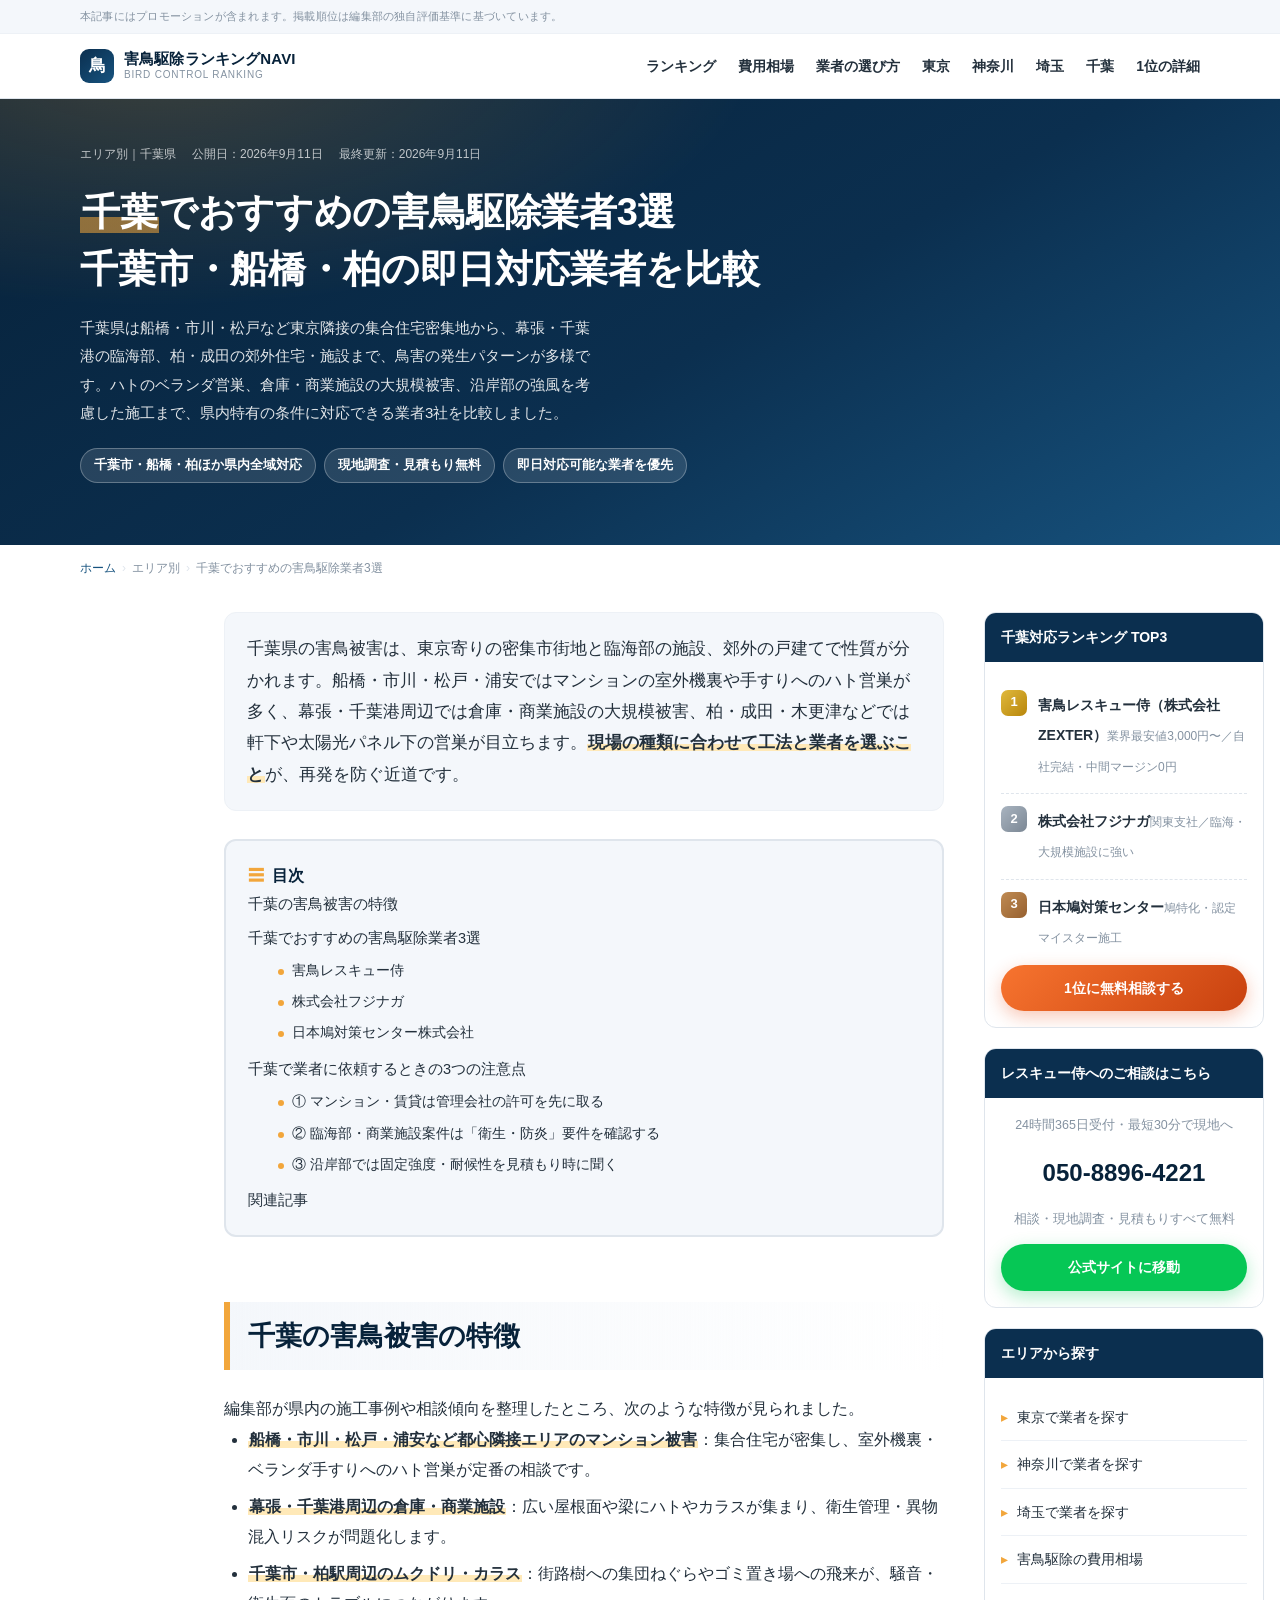
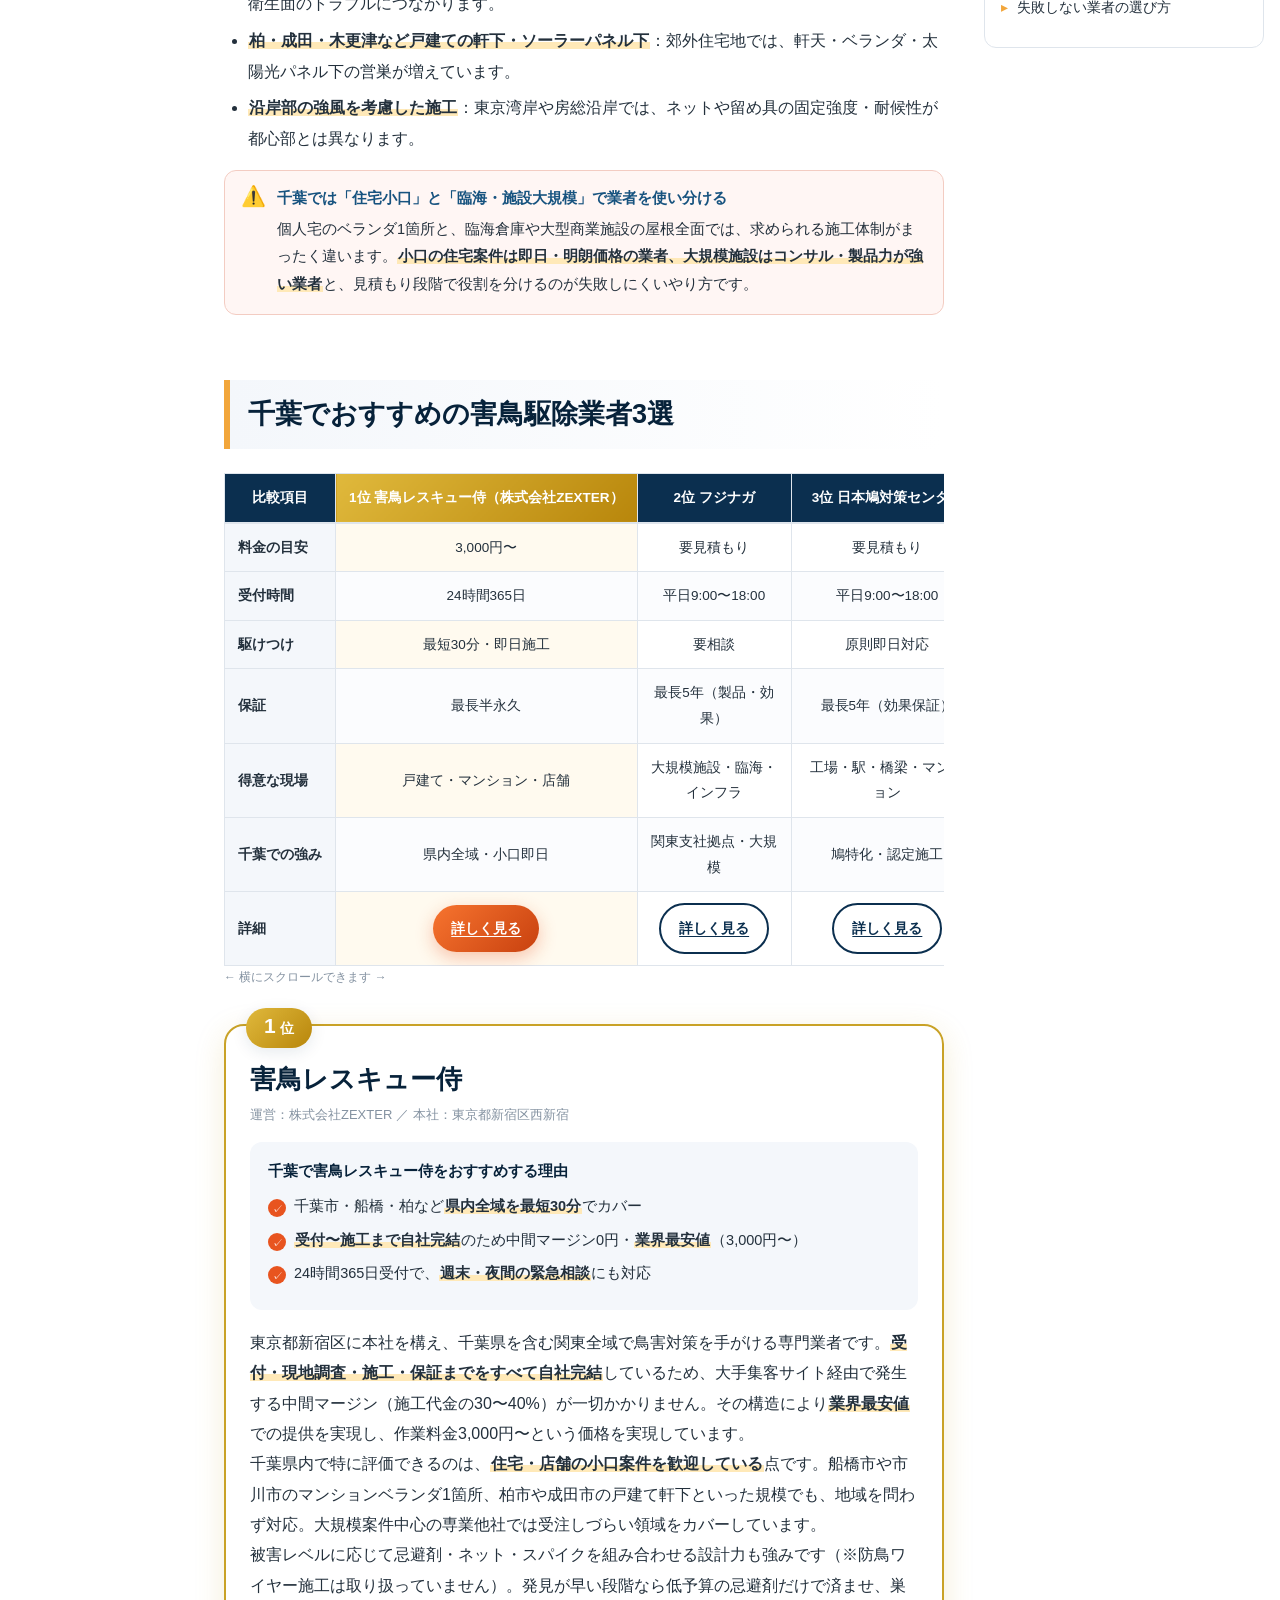
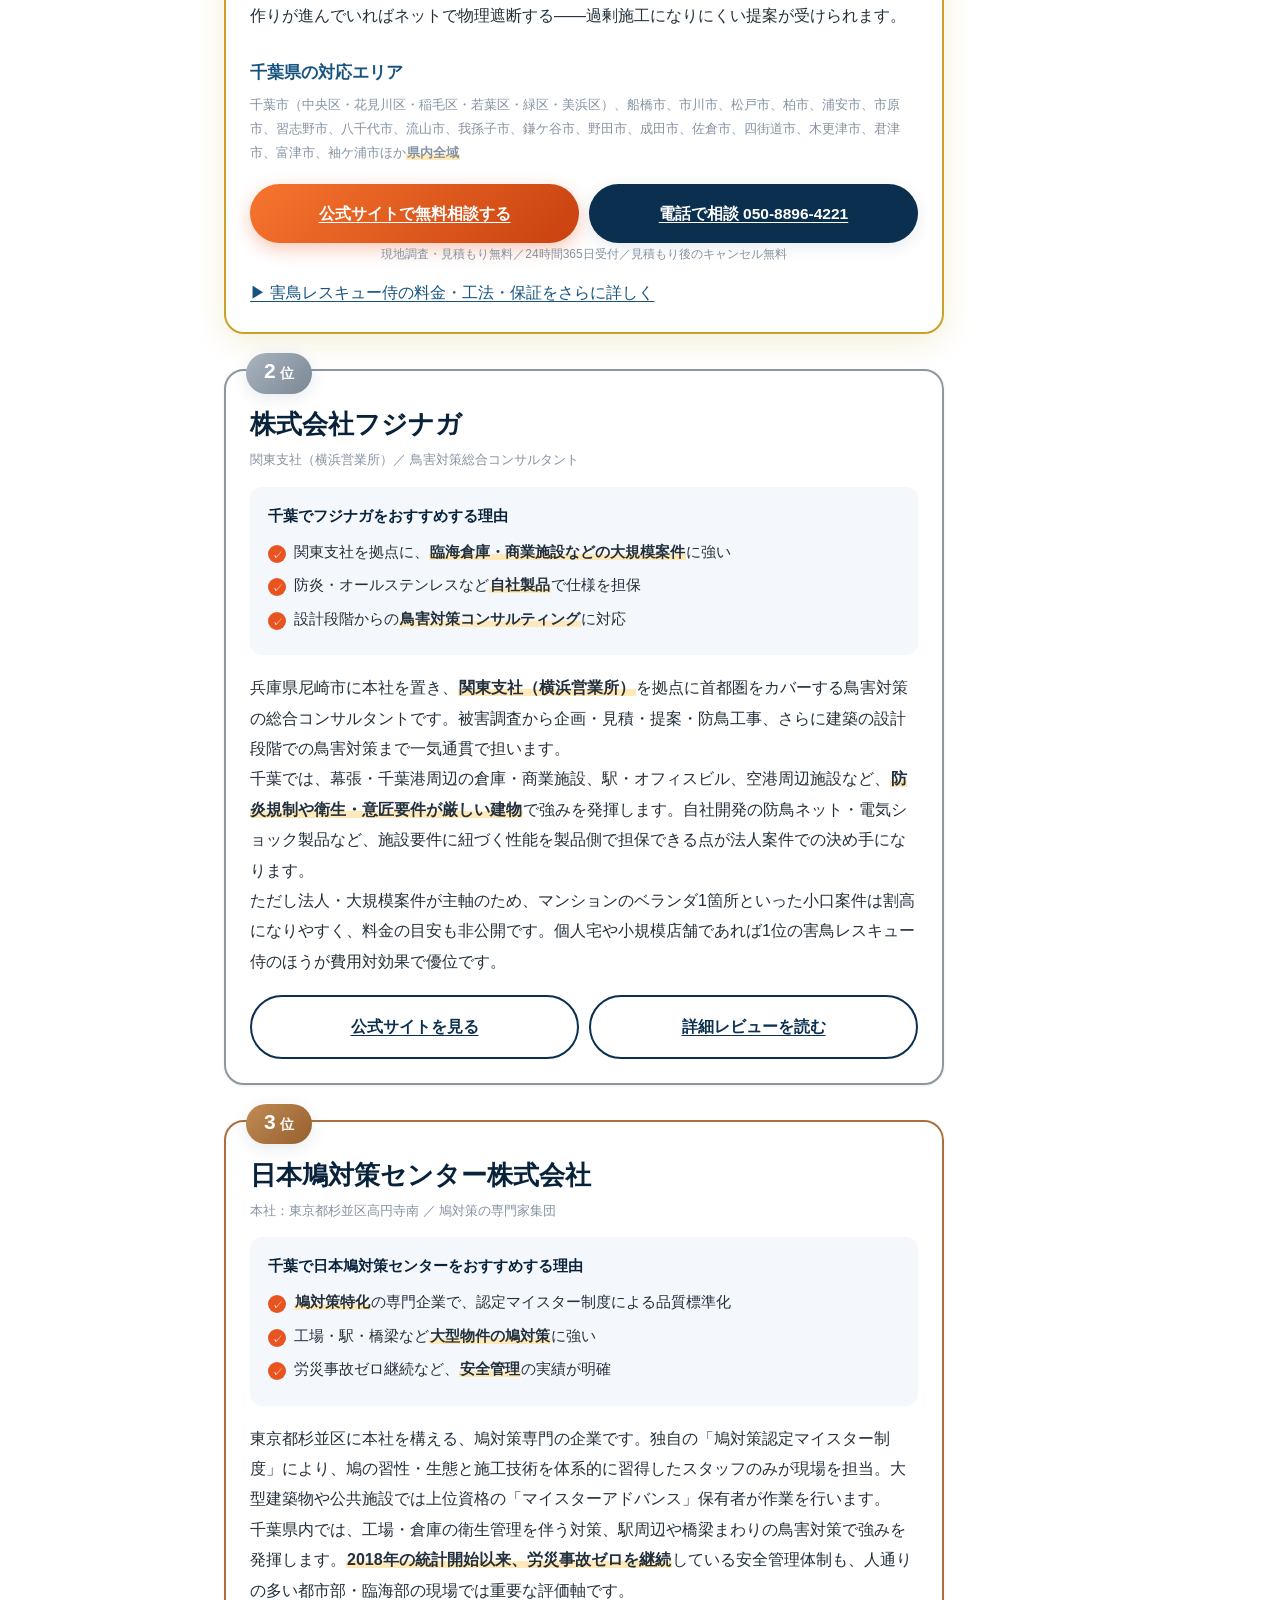
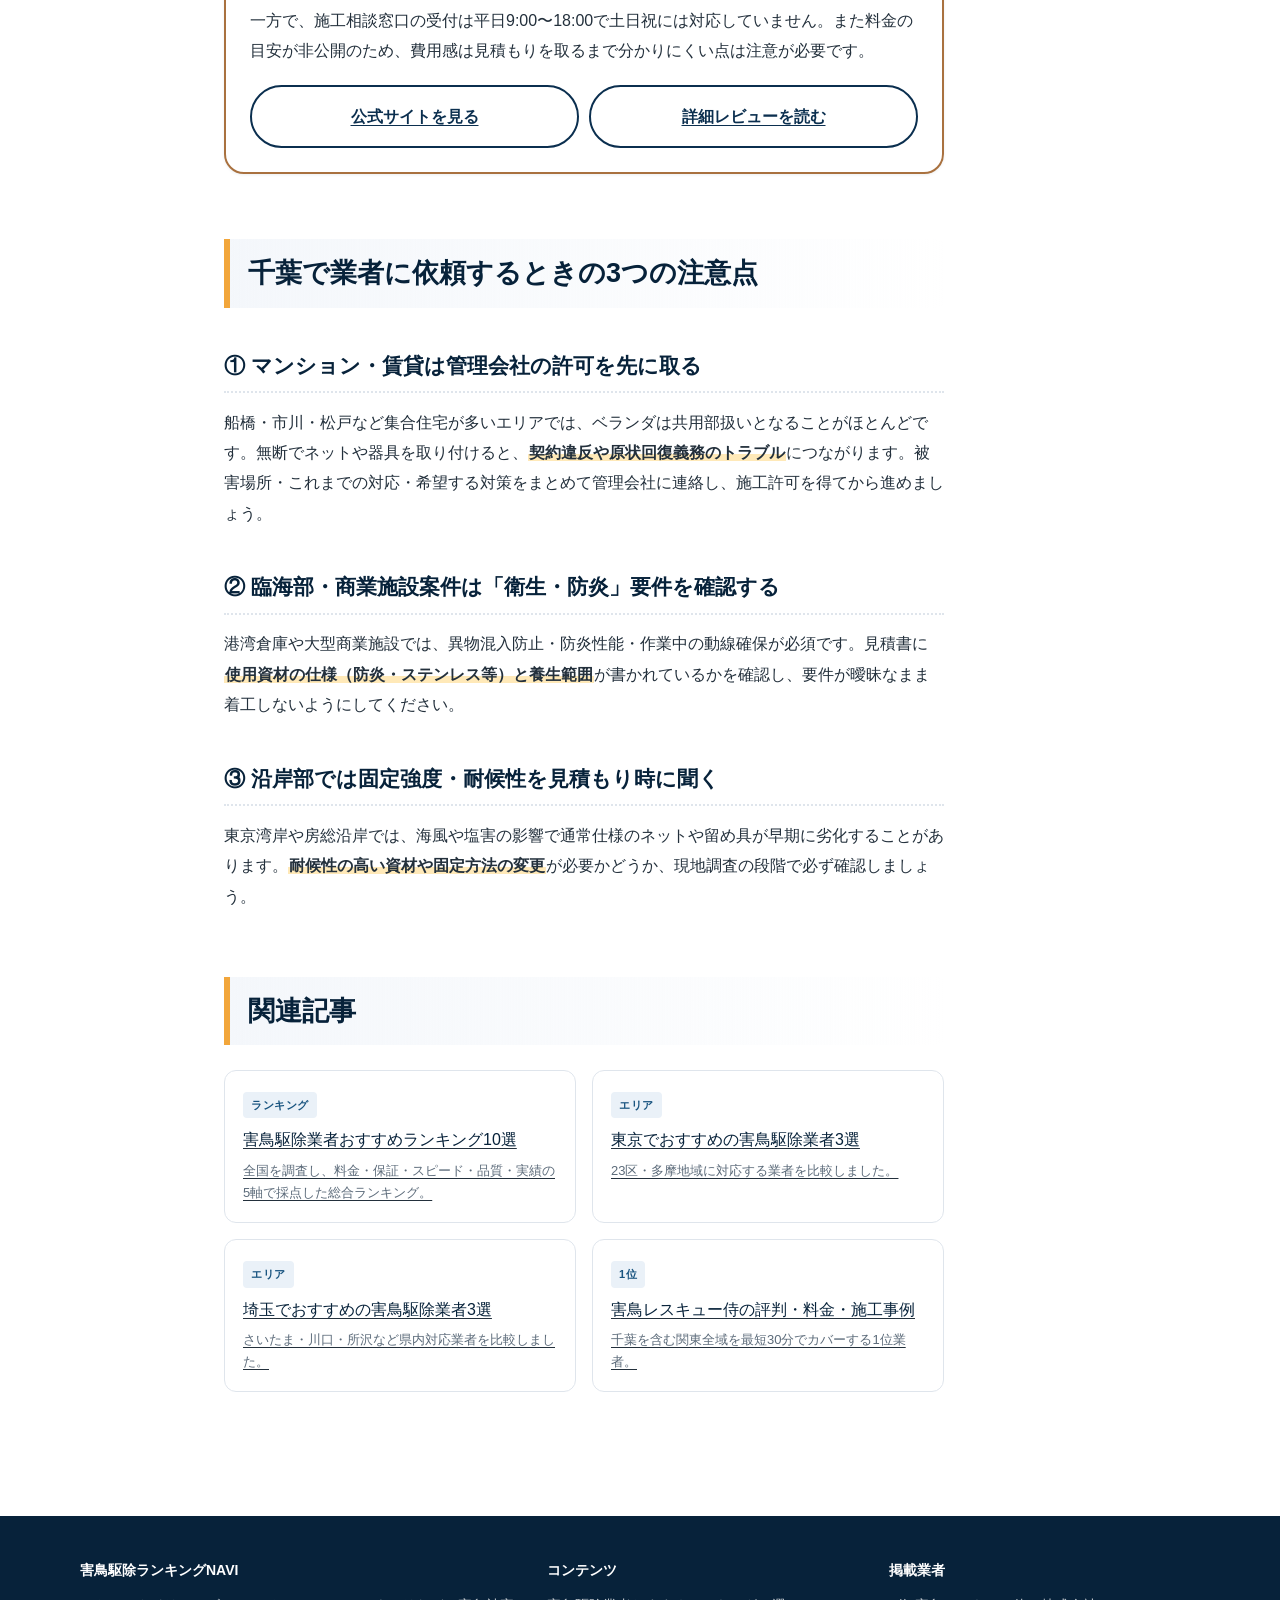
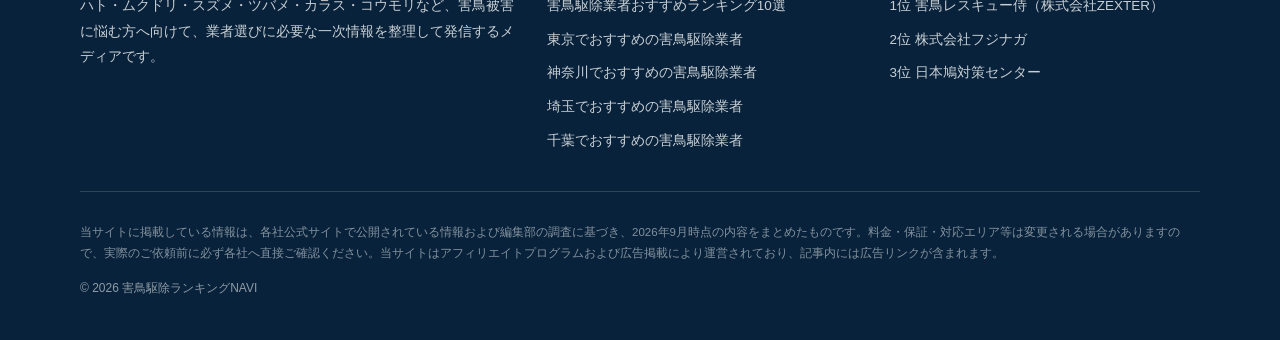
<file: areas/chiba.html>
<!DOCTYPE html>
<html lang="ja">

<head>
  <meta charset="UTF-8">
  <meta name="viewport" content="width=device-width, initial-scale=1, viewport-fit=cover">
  <title>千葉でおすすめの害鳥駆除業者3選【2026年最新】｜千葉市・船橋・柏の即日対応業者を比較｜害鳥駆除ランキングNAVI</title>
  <meta name="description"
    content="千葉県でおすすめの害鳥駆除業者3社を比較。千葉市・船橋市・柏市から市川・松戸・浦安・成田まで、ハト・ムクドリ・カラス被害に即日対応できる業者を料金・保証・対応スピードで比較しました。県内特有の鳥害事情と対策も解説します。">
  <meta name="robots" content="index, follow, max-image-preview:large, max-snippet:-1">
  <link rel="canonical" href="https://hato-taisaku.osusume-navi.info/areas/chiba.html">
  <meta name="theme-color" content="#0b2f4f">

  <meta property="og:type" content="article">
  <meta property="og:site_name" content="害鳥駆除ランキングNAVI">
  <meta property="og:title" content="千葉でおすすめの害鳥駆除業者3選【2026年最新】">
  <meta property="og:description" content="千葉市・船橋・柏など千葉県内に対応する害鳥駆除業者を、即日対応力・料金・保証で比較しました。">
  <meta property="og:url" content="https://hato-taisaku.osusume-navi.info/areas/chiba.html">
  <meta property="og:locale" content="ja_JP">
  <meta name="twitter:card" content="summary_large_image">

  <link rel="stylesheet" href="../assets/css/style.css">
  <script src="../assets/js/main.js" defer></script>

  <script type="application/ld+json">
{
  "@context": "https://schema.org",
  "@graph": [
    {
      "@type": "Article",
      "headline": "千葉でおすすめの害鳥駆除業者3選【2026年最新】",
      "inLanguage": "ja",
      "datePublished": "2026-09-11",
      "dateModified": "2026-09-11",
      "mainEntityOfPage": { "@id": "https://hato-taisaku.osusume-navi.info/areas/chiba.html" },
      "author": { "@type": "Organization", "name": "害鳥駆除ランキングNAVI 編集部" },
      "publisher": { "@type": "Organization", "name": "害鳥駆除ランキングNAVI 編集部" }
    },
    {
      "@type": "BreadcrumbList",
      "itemListElement": [
        { "@type": "ListItem", "position": 1, "name": "ホーム", "item": "https://hato-taisaku.osusume-navi.info/" },
        { "@type": "ListItem", "position": 2, "name": "エリア別", "item": "https://hato-taisaku.osusume-navi.info/areas/chiba.html" },
        { "@type": "ListItem", "position": 3, "name": "千葉でおすすめの害鳥駆除業者3選" }
      ]
    },
    {
      "@type": "ItemList",
      "name": "千葉でおすすめの害鳥駆除業者3選",
      "itemListOrder": "https://schema.org/ItemListOrderDescending",
      "numberOfItems": 3,
      "itemListElement": [
        { "@type": "ListItem", "position": 1, "name": "害鳥レスキュー侍（株式会社ZEXTER）", "url": "https://hato-taisaku.osusume-navi.info/companies/rescue-samurai.html" },
        { "@type": "ListItem", "position": 2, "name": "株式会社フジナガ", "url": "https://hato-taisaku.osusume-navi.info/companies/fujinaga.html" },
        { "@type": "ListItem", "position": 3, "name": "日本鳩対策センター株式会社", "url": "https://hato-taisaku.osusume-navi.info/companies/hatotaisaku.html" }
      ]
    }
  ]
}
</script>
</head>

<body>

  <div class="pr-bar">
    <div class="wrap">本記事にはプロモーションが含まれます。掲載順位は編集部の独自評価基準に基づいています。</div>
  </div>

  <header class="site-header">
    <div class="wrap header-inner">
      <a class="logo" href="../index.html">
        <span class="logo-mark" aria-hidden="true">鳥</span>
        <span class="logo-text">
          <b>害鳥駆除ランキングNAVI</b>
          <span>BIRD CONTROL RANKING</span>
        </span>
      </a>
      <button class="nav-toggle" type="button" aria-expanded="false" aria-controls="gnav"
        aria-label="メニューを開く"><span></span></button>
      <nav class="gnav" id="gnav" aria-label="グローバルナビゲーション">
        <ul>
          <li><a href="../index.html#ranking">ランキング</a></li>
          <li><a href="../columns/hiyou-souba.html">費用相場</a></li>
          <li><a href="../columns/erabikata.html">業者の選び方</a></li>
          <li><a href="tokyo.html">東京</a></li>
          <li><a href="kanagawa.html">神奈川</a></li>
          <li><a href="saitama.html">埼玉</a></li>
          <li><a href="chiba.html">千葉</a></li>
          <li><a href="../companies/rescue-samurai.html">1位の詳細</a></li>
        </ul>
      </nav>
    </div>
  </header>

  <section class="hero">
    <div class="wrap">
      <div class="hero-meta">
        <span>エリア別｜千葉県</span>
        <span>公開日：2026年9月11日</span>
        <span>最終更新：2026年9月11日</span>
      </div>
      <h1><span class="hl">千葉</span>でおすすめの害鳥駆除業者3選<br>千葉市・船橋・柏の即日対応業者を比較</h1>
      <p>
        千葉県は船橋・市川・松戸など東京隣接の集合住宅密集地から、幕張・千葉港の臨海部、柏・成田の郊外住宅・施設まで、鳥害の発生パターンが多様です。ハトのベランダ営巣、倉庫・商業施設の大規模被害、沿岸部の強風を考慮した施工まで、県内特有の条件に対応できる業者3社を比較しました。
      </p>
      <ul class="badges">
        <li>千葉市・船橋・柏ほか県内全域対応</li>
        <li>現地調査・見積もり無料</li>
        <li>即日対応可能な業者を優先</li>
      </ul>
    </div>
  </section>

  <div class="wrap">
    <nav class="breadcrumb" aria-label="パンくずリスト">
      <ol>
        <li><a href="../index.html">ホーム</a></li>
        <li>エリア別</li>
        <li>千葉でおすすめの害鳥駆除業者3選</li>
      </ol>
    </nav>
  </div>

  <div class="wrap layout">
    <main>
      <article class="article" data-toc-source>

        <p class="lead">
          千葉県の害鳥被害は、東京寄りの密集市街地と臨海部の施設、郊外の戸建てで性質が分かれます。船橋・市川・松戸・浦安ではマンションの室外機裏や手すりへのハト営巣が多く、幕張・千葉港周辺では倉庫・商業施設の大規模被害、柏・成田・木更津などでは軒下や太陽光パネル下の営巣が目立ちます。<strong>現場の種類に合わせて工法と業者を選ぶこと</strong>が、再発を防ぐ近道です。
        </p>

        <nav class="toc mt-m" aria-label="目次">
          <p class="toc-title">目次</p>
          <div id="toc"></div>
        </nav>

        <h2 id="chiba-situation">千葉の害鳥被害の特徴</h2>
        <p>編集部が県内の施工事例や相談傾向を整理したところ、次のような特徴が見られました。</p>
        <ul>
          <li><strong>船橋・市川・松戸・浦安など都心隣接エリアのマンション被害</strong>：集合住宅が密集し、室外機裏・ベランダ手すりへのハト営巣が定番の相談です。</li>
          <li><strong>幕張・千葉港周辺の倉庫・商業施設</strong>：広い屋根面や梁にハトやカラスが集まり、衛生管理・異物混入リスクが問題化します。</li>
          <li><strong>千葉市・柏駅周辺のムクドリ・カラス</strong>：街路樹への集団ねぐらやゴミ置き場への飛来が、騒音・衛生面のトラブルにつながります。</li>
          <li><strong>柏・成田・木更津など戸建ての軒下・ソーラーパネル下</strong>：郊外住宅地では、軒天・ベランダ・太陽光パネル下の営巣が増えています。</li>
          <li><strong>沿岸部の強風を考慮した施工</strong>：東京湾岸や房総沿岸では、ネットや留め具の固定強度・耐候性が都心部とは異なります。</li>
        </ul>

        <div class="callout callout-warn">
          <h4>千葉では「住宅小口」と「臨海・施設大規模」で業者を使い分ける</h4>
          <p>
            個人宅のベランダ1箇所と、臨海倉庫や大型商業施設の屋根全面では、求められる施工体制がまったく違います。<strong>小口の住宅案件は即日・明朗価格の業者、大規模施設はコンサル・製品力が強い業者</strong>と、見積もり段階で役割を分けるのが失敗しにくいやり方です。
          </p>
        </div>

        <h2 id="ranking">千葉でおすすめの害鳥駆除業者3選</h2>

        <div class="table-scroll">
          <table class="compare">
            <caption class="visually-hidden">千葉対応の害鳥駆除業者3社の比較表</caption>
            <thead>
              <tr>
                <th scope="col">比較項目</th>
                <th scope="col" class="col-1st">1位 害鳥レスキュー侍（株式会社ZEXTER）</th>
                <th scope="col">2位 フジナガ</th>
                <th scope="col">3位 日本鳩対策センター</th>
              </tr>
            </thead>
            <tbody>
              <tr>
                <th scope="row">料金の目安</th>
                <td class="col-1st">3,000円〜</td>
                <td>要見積もり</td>
                <td>要見積もり</td>
              </tr>
              <tr>
                <th scope="row">受付時間</th>
                <td class="col-1st">24時間365日</td>
                <td>平日9:00〜18:00</td>
                <td>平日9:00〜18:00</td>
              </tr>
              <tr>
                <th scope="row">駆けつけ</th>
                <td class="col-1st">最短30分・即日施工</td>
                <td>要相談</td>
                <td>原則即日対応</td>
              </tr>
              <tr>
                <th scope="row">保証</th>
                <td class="col-1st">最長半永久</td>
                <td>最長5年（製品・効果）</td>
                <td>最長5年（効果保証）</td>
              </tr>
              <tr>
                <th scope="row">得意な現場</th>
                <td class="col-1st">戸建て・マンション・店舗</td>
                <td>大規模施設・臨海・インフラ</td>
                <td>工場・駅・橋梁・マンション</td>
              </tr>
              <tr>
                <th scope="row">千葉での強み</th>
                <td class="col-1st">県内全域・小口即日</td>
                <td>関東支社拠点・大規模</td>
                <td>鳩特化・認定施工</td>
              </tr>
              <tr>
                <th scope="row">詳細</th>
                <td class="col-1st"><a class="btn btn-cta btn-sm" href="../companies/rescue-samurai.html">詳しく見る</a></td>
                <td><a class="btn btn-ghost btn-sm" href="../companies/fujinaga.html">詳しく見る</a></td>
                <td><a class="btn btn-ghost btn-sm" href="../companies/hatotaisaku.html">詳しく見る</a></td>
              </tr>
            </tbody>
          </table>
        </div>

        <section class="rank-card is-first" id="chiba1">
          <span class="rank-badge"><span class="num">1</span>位</span>
          <h3>害鳥レスキュー侍</h3>
          <p class="company-sub">運営：株式会社ZEXTER ／ 本社：東京都新宿区西新宿</p>

          <div class="recommend-box">
            <p class="rb-title">千葉で害鳥レスキュー侍をおすすめする理由</p>
            <ul>
              <li>千葉市・船橋・柏など<strong>県内全域を最短30分</strong>でカバー</li>
              <li><strong>受付〜施工まで自社完結</strong>のため中間マージン0円・<strong>業界最安値</strong>（3,000円〜）</li>
              <li>24時間365日受付で、<strong>週末・夜間の緊急相談</strong>にも対応</li>
            </ul>
          </div>

          <p>
            東京都新宿区に本社を構え、千葉県を含む関東全域で鳥害対策を手がける専門業者です。<strong>受付・現地調査・施工・保証までをすべて自社完結</strong>しているため、大手集客サイト経由で発生する中間マージン（施工代金の30〜40%）が一切かかりません。その構造により<strong>業界最安値</strong>での提供を実現し、作業料金3,000円〜という価格を実現しています。
          </p>

          <p>
            千葉県内で特に評価できるのは、<strong>住宅・店舗の小口案件を歓迎している</strong>点です。船橋市や市川市のマンションベランダ1箇所、柏市や成田市の戸建て軒下といった規模でも、地域を問わず対応。大規模案件中心の専業他社では受注しづらい領域をカバーしています。
          </p>

          <p>
            被害レベルに応じて忌避剤・ネット・スパイクを組み合わせる設計力も強みです（※防鳥ワイヤー施工は取り扱っていません）。発見が早い段階なら低予算の忌避剤だけで済ませ、巣作りが進んでいればネットで物理遮断する——過剰施工になりにくい提案が受けられます。
          </p>

          <h4>千葉県の対応エリア</h4>
          <p class="small">
            千葉市（中央区・花見川区・稲毛区・若葉区・緑区・美浜区）、船橋市、市川市、松戸市、柏市、浦安市、市原市、習志野市、八千代市、流山市、我孫子市、鎌ケ谷市、野田市、成田市、佐倉市、四街道市、木更津市、君津市、富津市、袖ケ浦市ほか<strong>県内全域</strong>
          </p>

          <div class="cta-row">
            <a class="btn btn-cta" href="https://rescue-samurai.com/" target="_blank" rel="noopener">公式サイトで無料相談する</a>
            <a class="btn btn-tel" href="tel:05088964221">電話で相談 050-8896-4221</a>
          </div>
          <p class="cta-note">現地調査・見積もり無料／24時間365日受付／見積もり後のキャンセル無料</p>
          <p class="mt-s"><a href="../companies/rescue-samurai.html">▶ 害鳥レスキュー侍の料金・工法・保証をさらに詳しく</a></p>
        </section>

        <section class="rank-card is-second" id="chiba2">
          <span class="rank-badge"><span class="num">2</span>位</span>
          <h3>株式会社フジナガ</h3>
          <p class="company-sub">関東支社（横浜営業所）／ 鳥害対策総合コンサルタント</p>

          <div class="recommend-box">
            <p class="rb-title">千葉でフジナガをおすすめする理由</p>
            <ul>
              <li>関東支社を拠点に、<strong>臨海倉庫・商業施設などの大規模案件</strong>に強い</li>
              <li>防炎・オールステンレスなど<strong>自社製品</strong>で仕様を担保</li>
              <li>設計段階からの<strong>鳥害対策コンサルティング</strong>に対応</li>
            </ul>
          </div>

          <p>
            兵庫県尼崎市に本社を置き、<strong>関東支社（横浜営業所）</strong>を拠点に首都圏をカバーする鳥害対策の総合コンサルタントです。被害調査から企画・見積・提案・防鳥工事、さらに建築の設計段階での鳥害対策まで一気通貫で担います。
          </p>

          <p>
            千葉では、幕張・千葉港周辺の倉庫・商業施設、駅・オフィスビル、空港周辺施設など、<strong>防炎規制や衛生・意匠要件が厳しい建物</strong>で強みを発揮します。自社開発の防鳥ネット・電気ショック製品など、施設要件に紐づく性能を製品側で担保できる点が法人案件での決め手になります。
          </p>

          <p>
            ただし法人・大規模案件が主軸のため、マンションのベランダ1箇所といった小口案件は割高になりやすく、料金の目安も非公開です。個人宅や小規模店舗であれば1位の害鳥レスキュー侍のほうが費用対効果で優位です。
          </p>

          <div class="cta-row">
            <a class="btn btn-ghost" href="https://www.fujinaga810.co.jp/" target="_blank" rel="noopener">公式サイトを見る</a>
            <a class="btn btn-ghost" href="../companies/fujinaga.html">詳細レビューを読む</a>
          </div>
        </section>

        <section class="rank-card is-third" id="chiba3">
          <span class="rank-badge"><span class="num">3</span>位</span>
          <h3>日本鳩対策センター株式会社</h3>
          <p class="company-sub">本社：東京都杉並区高円寺南 ／ 鳩対策の専門家集団</p>

          <div class="recommend-box">
            <p class="rb-title">千葉で日本鳩対策センターをおすすめする理由</p>
            <ul>
              <li><strong>鳩対策特化</strong>の専門企業で、認定マイスター制度による品質標準化</li>
              <li>工場・駅・橋梁など<strong>大型物件の鳩対策</strong>に強い</li>
              <li>労災事故ゼロ継続など、<strong>安全管理</strong>の実績が明確</li>
            </ul>
          </div>

          <p>
            東京都杉並区に本社を構える、鳩対策専門の企業です。独自の「鳩対策認定マイスター制度」により、鳩の習性・生態と施工技術を体系的に習得したスタッフのみが現場を担当。大型建築物や公共施設では上位資格の「マイスターアドバンス」保有者が作業を行います。
          </p>

          <p>
            千葉県内では、工場・倉庫の衛生管理を伴う対策、駅周辺や橋梁まわりの鳥害対策で強みを発揮します。<strong>2018年の統計開始以来、労災事故ゼロを継続</strong>している安全管理体制も、人通りの多い都市部・臨海部の現場では重要な評価軸です。
          </p>

          <p>一方で、施工相談窓口の受付は平日9:00〜18:00で土日祝には対応していません。また料金の目安が非公開のため、費用感は見積もりを取るまで分かりにくい点は注意が必要です。</p>

          <div class="cta-row">
            <a class="btn btn-ghost" href="https://www.hatotaisaku.jp/" target="_blank" rel="noopener">公式サイトを見る</a>
            <a class="btn btn-ghost" href="../companies/hatotaisaku.html">詳細レビューを読む</a>
          </div>
        </section>

        <h2 id="chiba-tips">千葉で業者に依頼するときの3つの注意点</h2>

        <h3 id="tip1">① マンション・賃貸は管理会社の許可を先に取る</h3>
        <p>
          船橋・市川・松戸など集合住宅が多いエリアでは、ベランダは共用部扱いとなることがほとんどです。無断でネットや器具を取り付けると、<strong>契約違反や原状回復義務のトラブル</strong>につながります。被害場所・これまでの対応・希望する対策をまとめて管理会社に連絡し、施工許可を得てから進めましょう。
        </p>

        <h3 id="tip2">② 臨海部・商業施設案件は「衛生・防炎」要件を確認する</h3>
        <p>
          港湾倉庫や大型商業施設では、異物混入防止・防炎性能・作業中の動線確保が必須です。見積書に<strong>使用資材の仕様（防炎・ステンレス等）と養生範囲</strong>が書かれているかを確認し、要件が曖昧なまま着工しないようにしてください。
        </p>

        <h3 id="tip3">③ 沿岸部では固定強度・耐候性を見積もり時に聞く</h3>
        <p>
          東京湾岸や房総沿岸では、海風や塩害の影響で通常仕様のネットや留め具が早期に劣化することがあります。<strong>耐候性の高い資材や固定方法の変更</strong>が必要かどうか、現地調査の段階で必ず確認しましょう。
        </p>

        <!-- <div class="cta-panel mt-l">
          <h3>千葉県内なら最短30分で現地へ。まずは無料相談から</h3>
          <p>千葉市・船橋・柏ほか県内全域に対応。相談・現地調査・お見積もりはすべて無料です。</p>
          <a class="tel" href="tel:05088964221">📞 050-8896-4221</a>
          <p class="tel-sub">害鳥レスキュー侍／24時間365日受付・千葉全域対応・自社完結で業界最安値3,000円〜</p>
          <div class="cta-row" style="max-width:560px;margin-inline:auto;">
            <a class="btn btn-cta" href="https://rescue-samurai.com/" target="_blank" rel="noopener">無料で相談する</a>
            <a class="btn btn-line" href="https://rescue-samurai.com/" target="_blank" rel="noopener">LINEで写真を送って相談</a>
          </div>
        </div> -->

        <h2 id="related">関連記事</h2>
        <div class="card-grid">
          <a class="card" href="../index.html">
            <span class="tag">ランキング</span>
            <p class="card-title">害鳥駆除業者おすすめランキング10選</p>
            <p>全国を調査し、料金・保証・スピード・品質・実績の5軸で採点した総合ランキング。</p>
          </a>
          <a class="card" href="tokyo.html">
            <span class="tag">エリア</span>
            <p class="card-title">東京でおすすめの害鳥駆除業者3選</p>
            <p>23区・多摩地域に対応する業者を比較しました。</p>
          </a>
          <a class="card" href="saitama.html">
            <span class="tag">エリア</span>
            <p class="card-title">埼玉でおすすめの害鳥駆除業者3選</p>
            <p>さいたま・川口・所沢など県内対応業者を比較しました。</p>
          </a>
          <a class="card" href="../companies/rescue-samurai.html">
            <span class="tag">1位</span>
            <p class="card-title">害鳥レスキュー侍の評判・料金・施工事例</p>
            <p>千葉を含む関東全域を最短30分でカバーする1位業者。</p>
          </a>
        </div>

      </article>
    </main>

    <aside class="sidebar">
      <div class="widget">
        <p class="widget-title">千葉対応ランキング TOP3</p>
        <div class="widget-body">
          <ul class="widget-rank">
            <li><span class="no">1</span><a href="../companies/rescue-samurai.html"><span
                  class="nm">害鳥レスキュー侍（株式会社ZEXTER）</span><span class="ds">業界最安値3,000円〜／自社完結・中間マージン0円</span></a></li>
            <li><span class="no">2</span><a href="../companies/fujinaga.html"><span class="nm">株式会社フジナガ</span><span
                  class="ds">関東支社／臨海・大規模施設に強い</span></a></li>
            <li><span class="no">3</span><a href="../companies/hatotaisaku.html"><span class="nm">日本鳩対策センター</span><span
                  class="ds">鳩特化・認定マイスター施工</span></a></li>
          </ul>
          <a class="btn btn-cta btn-sm btn-block mt-s" href="https://rescue-samurai.com/" target="_blank"
            rel="noopener">1位に無料相談する</a>
        </div>
      </div>

      <div class="widget">
        <p class="widget-title">レスキュー侍へのご相談はこちら</p>
        <div class="widget-body text-center">
          <p class="small mt-0">24時間365日受付・最短30分で現地へ</p>
          <a href="tel:05088964221"
            style="font-size:24px;font-weight:700;color:var(--c-navy-dark);text-decoration:none;">050-8896-4221</a>
          <p class="small">相談・現地調査・見積もりすべて無料</p>
          <a class="btn btn-line btn-sm btn-block" href="https://rescue-samurai.com/" target="_blank"
            rel="noopener">公式サイトに移動</a>
        </div>
      </div>

      <div class="widget">
        <p class="widget-title">エリアから探す</p>
        <div class="widget-body">
          <ul class="link-list">
            <li><a href="tokyo.html">東京で業者を探す</a></li>
            <li><a href="kanagawa.html">神奈川で業者を探す</a></li>
            <li><a href="saitama.html">埼玉で業者を探す</a></li>
            <li><a href="../columns/hiyou-souba.html">害鳥駆除の費用相場</a></li>
            <li><a href="../columns/erabikata.html">失敗しない業者の選び方</a></li>
          </ul>
        </div>
      </div>
    </aside>
  </div>

  <footer class="site-footer">
    <div class="wrap">
      <div class="footer-grid">
        <div>
          <h4>害鳥駆除ランキングNAVI</h4>
          <p style="margin:0 0 12px;">ハト・ムクドリ・スズメ・ツバメ・カラス・コウモリなど、害鳥被害に悩む方へ向けて、業者選びに必要な一次情報を整理して発信するメディアです。</p>
        </div>
        <div>
          <h4>コンテンツ</h4>
          <ul>
            <li><a href="../index.html">害鳥駆除業者おすすめランキング10選</a></li>
            <li><a href="tokyo.html">東京でおすすめの害鳥駆除業者</a></li>
            <li><a href="kanagawa.html">神奈川でおすすめの害鳥駆除業者</a></li>
            <li><a href="saitama.html">埼玉でおすすめの害鳥駆除業者</a></li>
            <li><a href="chiba.html">千葉でおすすめの害鳥駆除業者</a></li>
          </ul>
        </div>
        <div>
          <h4>掲載業者</h4>
          <ul>
            <li><a href="../companies/rescue-samurai.html">1位 害鳥レスキュー侍（株式会社ZEXTER）</a></li>
            <li><a href="../companies/fujinaga.html">2位 株式会社フジナガ</a></li>
            <li><a href="../companies/hatotaisaku.html">3位 日本鳩対策センター</a></li>
          </ul>
        </div>
      </div>
      <div class="footer-bottom">
        <p class="footer-disclaimer">
          当サイトに掲載している情報は、各社公式サイトで公開されている情報および編集部の調査に基づき、2026年9月時点の内容をまとめたものです。料金・保証・対応エリア等は変更される場合がありますので、実際のご依頼前に必ず各社へ直接ご確認ください。当サイトはアフィリエイトプログラムおよび広告掲載により運営されており、記事内には広告リンクが含まれます。
        </p>
        <p>&copy; 2026 害鳥駆除ランキングNAVI</p>
      </div>
    </div>
  </footer>

  <div class="sticky-cta" aria-label="お問い合わせ">
    <a class="btn btn-tel" href="../index.html">ホームに戻る</a>
    <a class="btn btn-cta" href="https://rescue-samurai.com/" target="_blank" rel="noopener">1位の公式サイトへ</a>
  </div>

  <button class="to-top" type="button" aria-label="ページ上部へ戻る">↑</button>

</body>

</html>
</file>
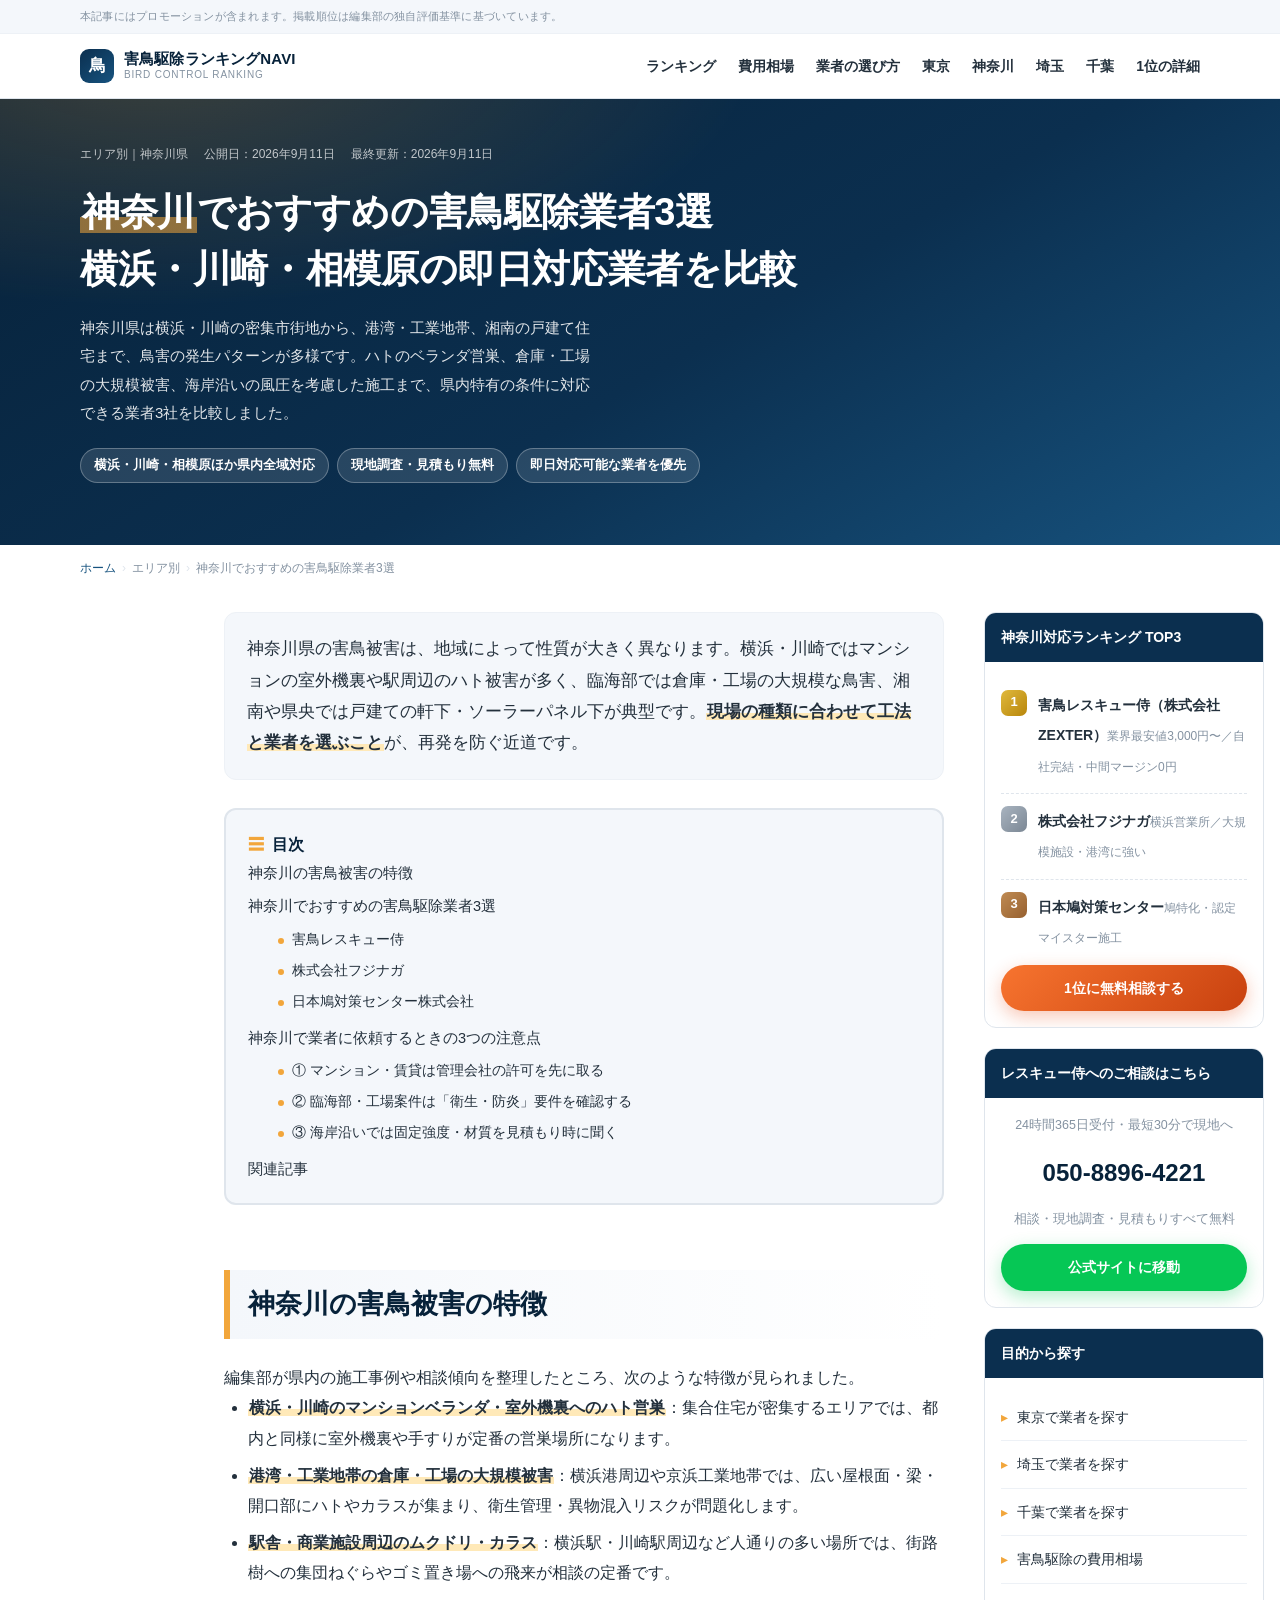
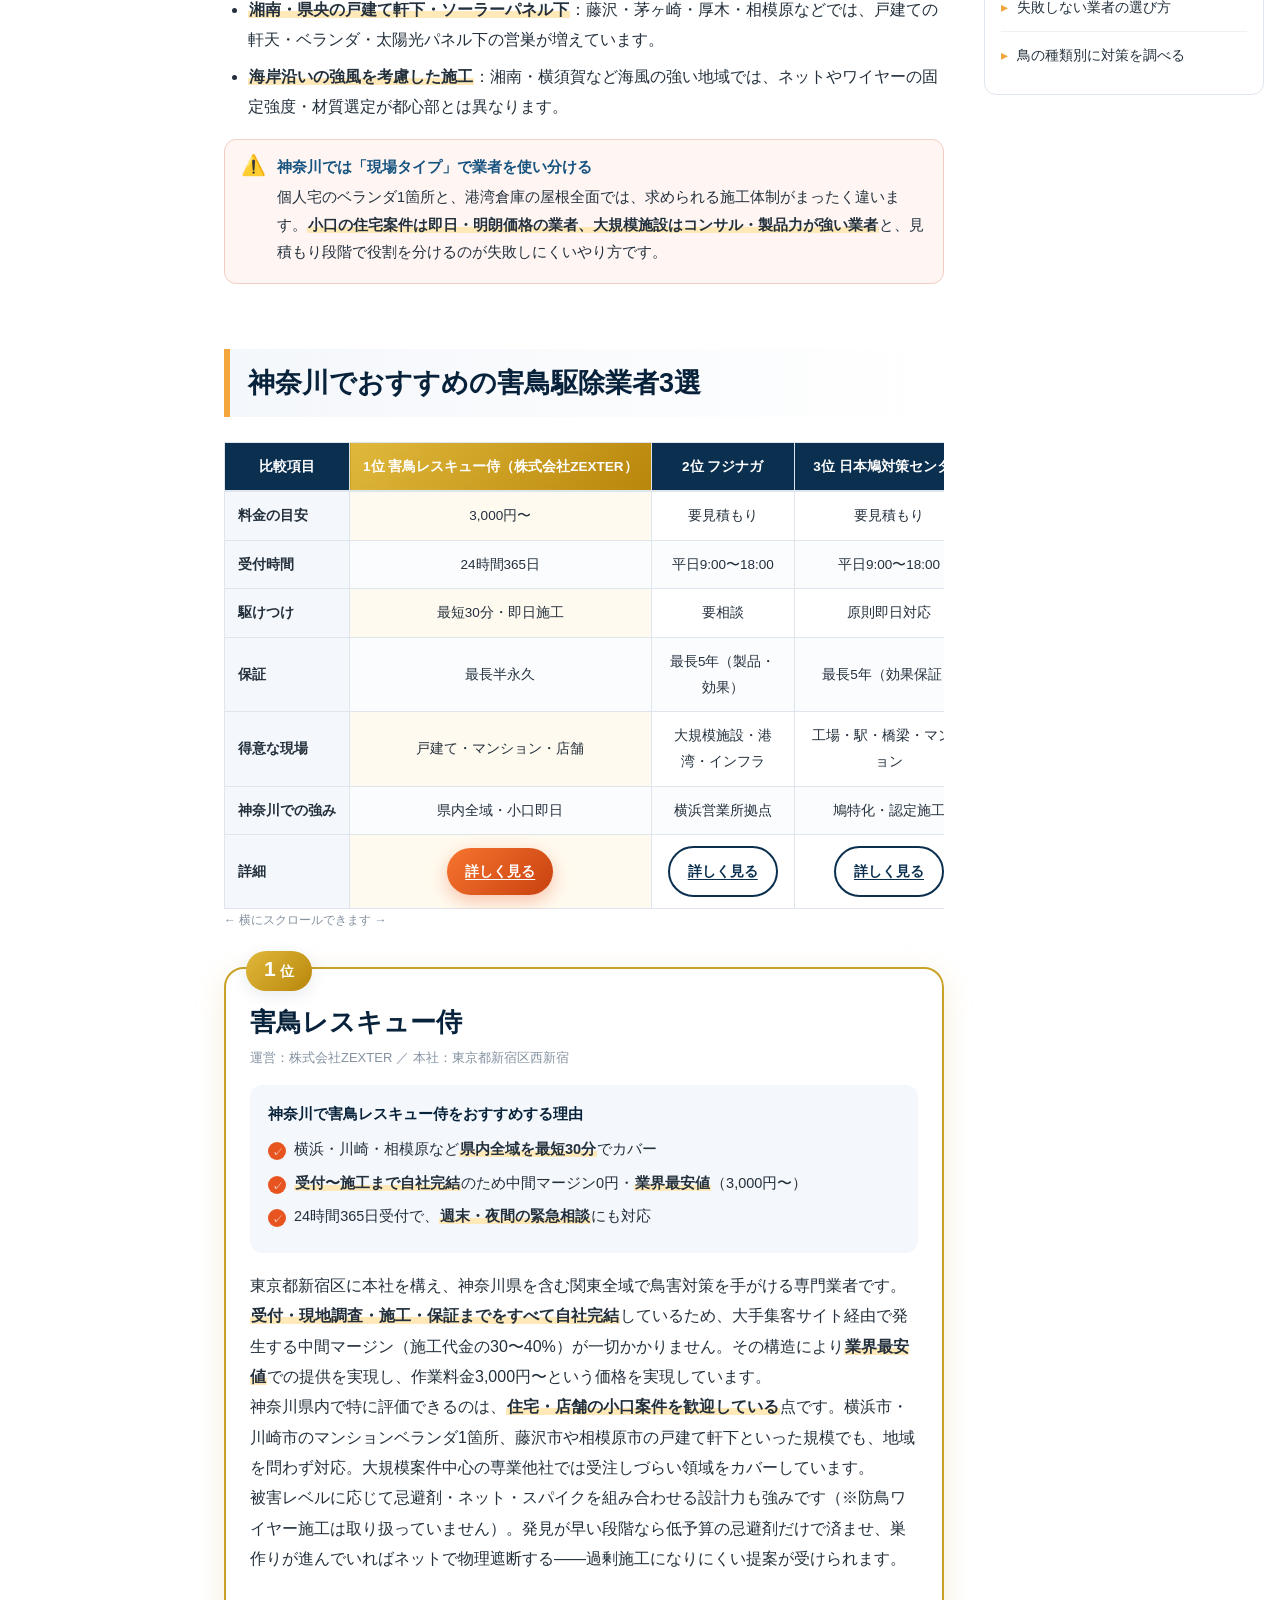
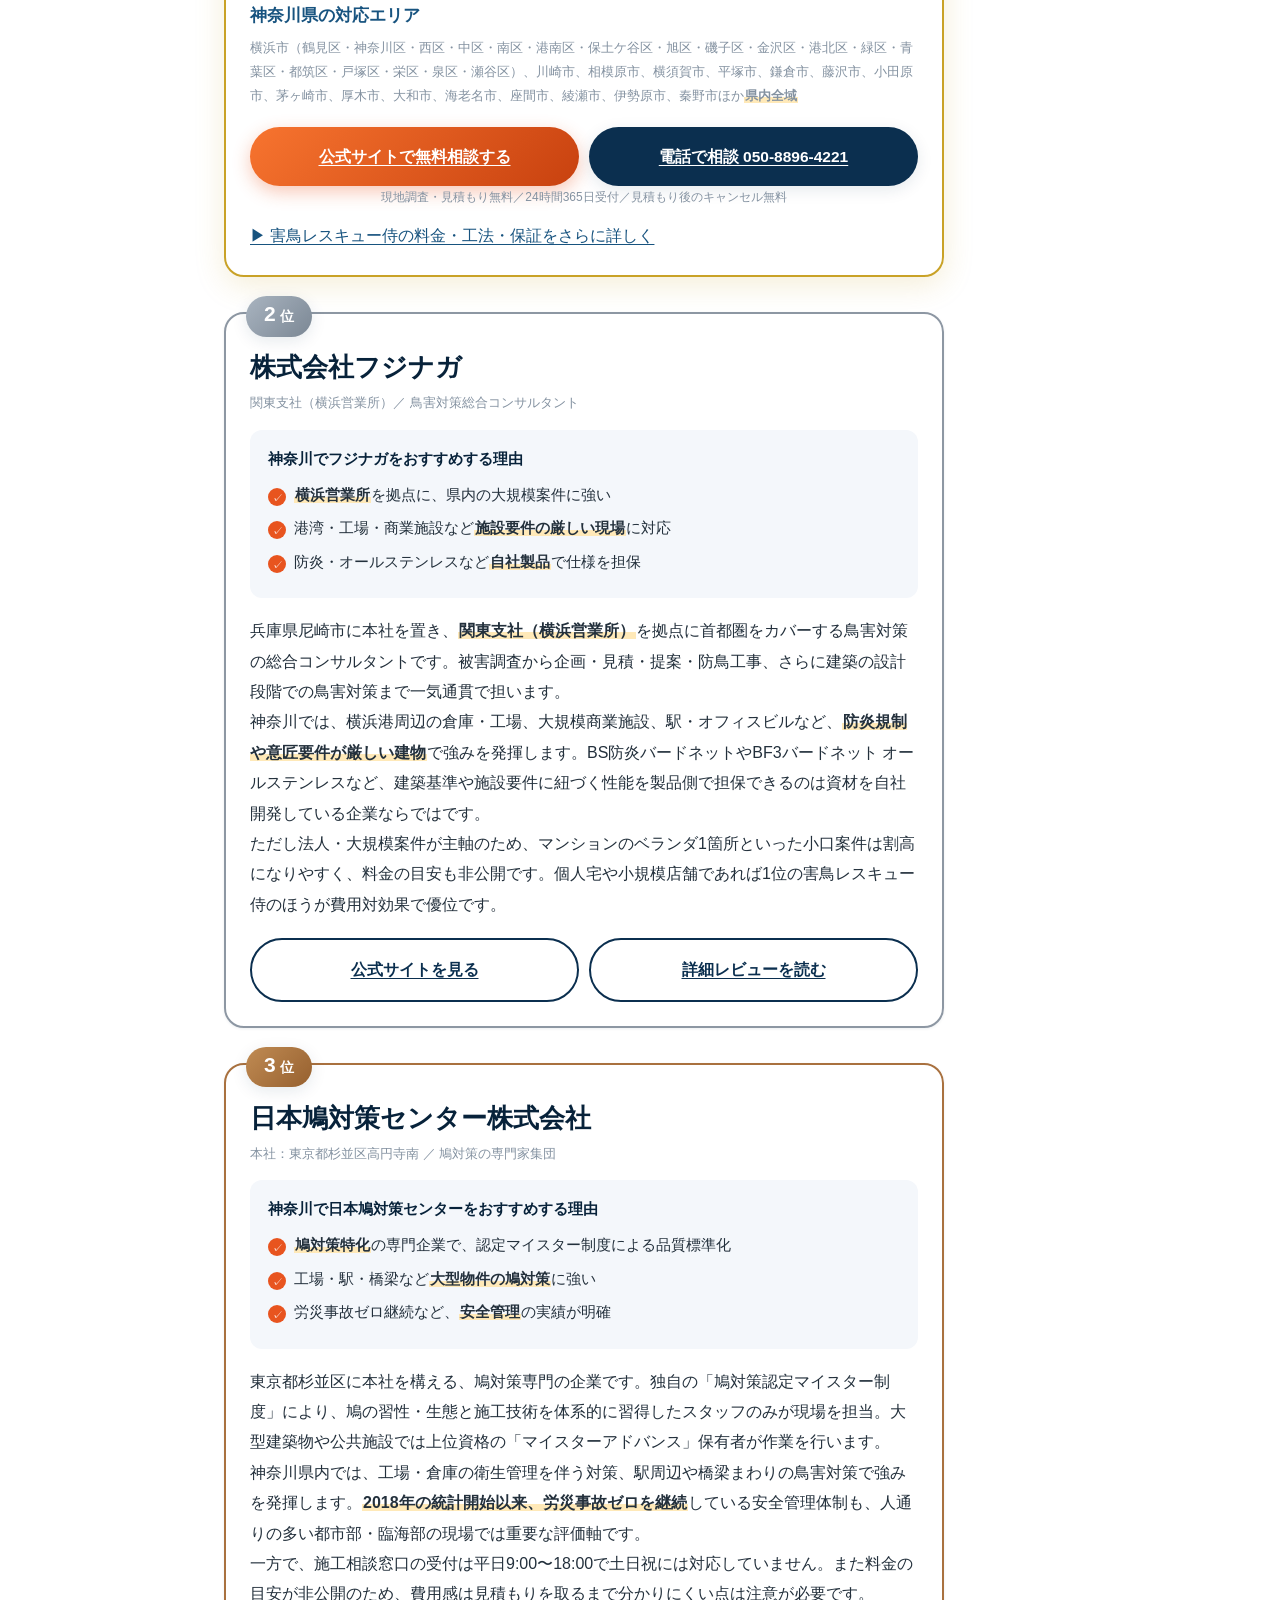
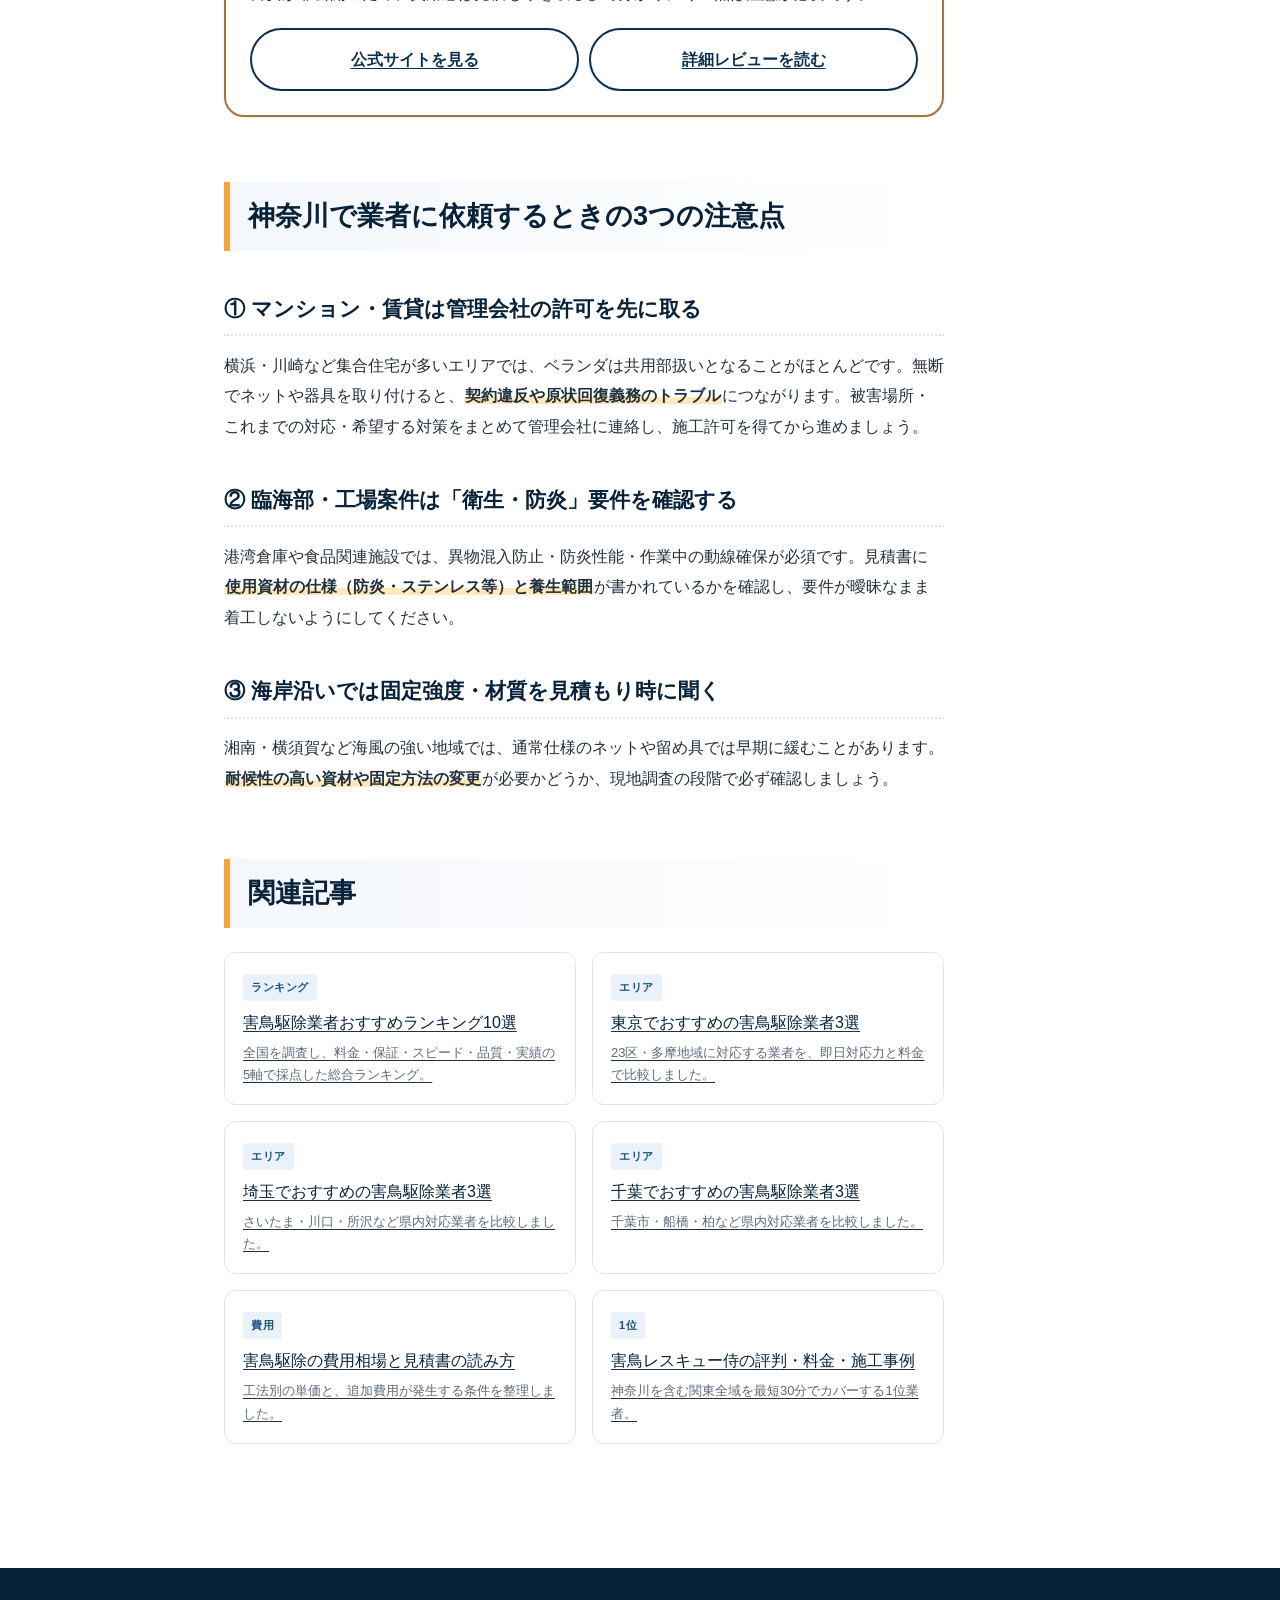
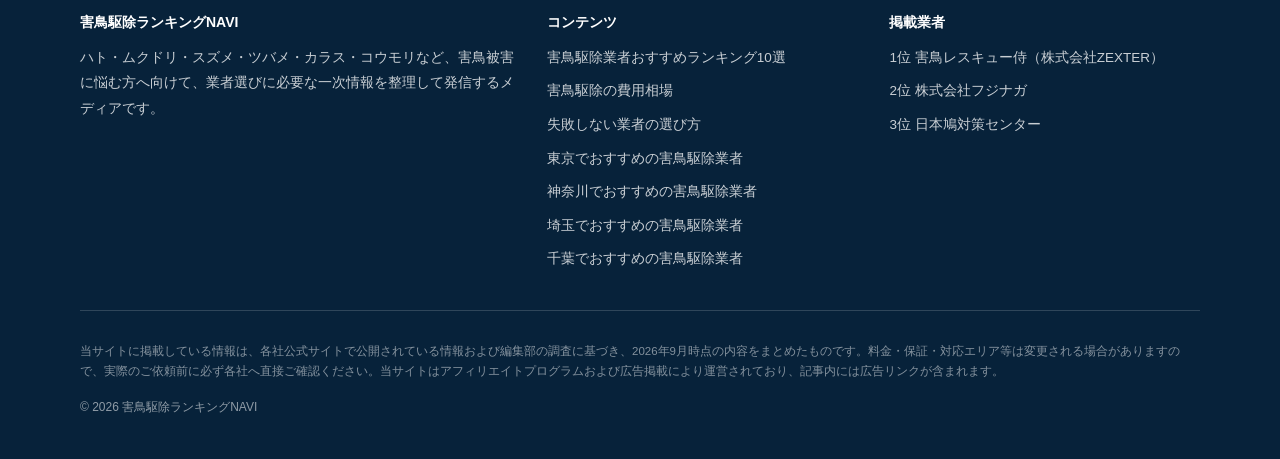
<file: areas/kanagawa.html>
<!DOCTYPE html>
<html lang="ja">

<head>
  <meta charset="UTF-8">
  <meta name="viewport" content="width=device-width, initial-scale=1, viewport-fit=cover">
  <title>神奈川でおすすめの害鳥駆除業者3選【2026年最新】｜横浜・川崎・相模原の即日対応業者を比較｜害鳥駆除ランキングNAVI</title>
  <meta name="description"
    content="神奈川県でおすすめの害鳥駆除業者3社を比較。横浜市・川崎市・相模原市から湘南・横須賀・厚木まで、ハト・ムクドリ・カラス被害に即日対応できる業者を料金・保証・対応スピードで比較しました。県内特有の鳥害事情と対策も解説します。">
  <meta name="robots" content="index, follow, max-image-preview:large, max-snippet:-1">
  <link rel="canonical" href="https://hato-taisaku.osusume-navi.info/areas/kanagawa.html">
  <meta name="theme-color" content="#0b2f4f">

  <meta property="og:type" content="article">
  <meta property="og:site_name" content="害鳥駆除ランキングNAVI">
  <meta property="og:title" content="神奈川でおすすめの害鳥駆除業者3選【2026年最新】">
  <meta property="og:description" content="横浜・川崎・相模原など神奈川県内に対応する害鳥駆除業者を、即日対応力・料金・保証で比較しました。">
  <meta property="og:url" content="https://hato-taisaku.osusume-navi.info/areas/kanagawa.html">
  <meta property="og:locale" content="ja_JP">
  <meta name="twitter:card" content="summary_large_image">

  <link rel="stylesheet" href="../assets/css/style.css">
  <script src="../assets/js/main.js" defer></script>

  <script type="application/ld+json">
{
  "@context": "https://schema.org",
  "@graph": [
    {
      "@type": "Article",
      "headline": "神奈川でおすすめの害鳥駆除業者3選【2026年最新】",
      "inLanguage": "ja",
      "datePublished": "2026-09-11",
      "dateModified": "2026-09-11",
      "mainEntityOfPage": { "@id": "https://hato-taisaku.osusume-navi.info/areas/kanagawa.html" },
      "author": { "@type": "Organization", "name": "害鳥駆除ランキングNAVI 編集部" },
      "publisher": { "@type": "Organization", "name": "害鳥駆除ランキングNAVI 編集部" }
    },
    {
      "@type": "BreadcrumbList",
      "itemListElement": [
        { "@type": "ListItem", "position": 1, "name": "ホーム", "item": "https://hato-taisaku.osusume-navi.info/" },
        { "@type": "ListItem", "position": 2, "name": "エリア別", "item": "https://hato-taisaku.osusume-navi.info/areas/kanagawa.html" },
        { "@type": "ListItem", "position": 3, "name": "神奈川でおすすめの害鳥駆除業者3選" }
      ]
    },
    {
      "@type": "ItemList",
      "name": "神奈川でおすすめの害鳥駆除業者3選",
      "itemListOrder": "https://schema.org/ItemListOrderDescending",
      "numberOfItems": 3,
      "itemListElement": [
        { "@type": "ListItem", "position": 1, "name": "害鳥レスキュー侍（株式会社ZEXTER）", "url": "https://hato-taisaku.osusume-navi.info/companies/rescue-samurai.html" },
        { "@type": "ListItem", "position": 2, "name": "株式会社フジナガ", "url": "https://hato-taisaku.osusume-navi.info/companies/fujinaga.html" },
        { "@type": "ListItem", "position": 3, "name": "日本鳩対策センター株式会社", "url": "https://hato-taisaku.osusume-navi.info/companies/hatotaisaku.html" }
      ]
    }
  ]
}
</script>
</head>

<body>

  <div class="pr-bar">
    <div class="wrap">本記事にはプロモーションが含まれます。掲載順位は編集部の独自評価基準に基づいています。</div>
  </div>

  <header class="site-header">
    <div class="wrap header-inner">
      <a class="logo" href="../index.html">
        <span class="logo-mark" aria-hidden="true">鳥</span>
        <span class="logo-text">
          <b>害鳥駆除ランキングNAVI</b>
          <span>BIRD CONTROL RANKING</span>
        </span>
      </a>
      <button class="nav-toggle" type="button" aria-expanded="false" aria-controls="gnav"
        aria-label="メニューを開く"><span></span></button>
      <nav class="gnav" id="gnav" aria-label="グローバルナビゲーション">
        <ul>
          <li><a href="../index.html#ranking">ランキング</a></li>
          <li><a href="../columns/hiyou-souba.html">費用相場</a></li>
          <li><a href="../columns/erabikata.html">業者の選び方</a></li>
          <li><a href="tokyo.html">東京</a></li>
          <li><a href="kanagawa.html">神奈川</a></li>
          <li><a href="saitama.html">埼玉</a></li>
          <li><a href="chiba.html">千葉</a></li>
          <li><a href="../companies/rescue-samurai.html">1位の詳細</a></li>
        </ul>
      </nav>
    </div>
  </header>

  <section class="hero">
    <div class="wrap">
      <div class="hero-meta">
        <span>エリア別｜神奈川県</span>
        <span>公開日：2026年9月11日</span>
        <span>最終更新：2026年9月11日</span>
      </div>
      <h1><span class="hl">神奈川</span>でおすすめの害鳥駆除業者3選<br>横浜・川崎・相模原の即日対応業者を比較</h1>
      <p>
        神奈川県は横浜・川崎の密集市街地から、港湾・工業地帯、湘南の戸建て住宅まで、鳥害の発生パターンが多様です。ハトのベランダ営巣、倉庫・工場の大規模被害、海岸沿いの風圧を考慮した施工まで、県内特有の条件に対応できる業者3社を比較しました。
      </p>
      <ul class="badges">
        <li>横浜・川崎・相模原ほか県内全域対応</li>
        <li>現地調査・見積もり無料</li>
        <li>即日対応可能な業者を優先</li>
      </ul>
    </div>
  </section>

  <div class="wrap">
    <nav class="breadcrumb" aria-label="パンくずリスト">
      <ol>
        <li><a href="../index.html">ホーム</a></li>
        <li>エリア別</li>
        <li>神奈川でおすすめの害鳥駆除業者3選</li>
      </ol>
    </nav>
  </div>

  <div class="wrap layout">
    <main>
      <article class="article" data-toc-source>

        <p class="lead">
          神奈川県の害鳥被害は、地域によって性質が大きく異なります。横浜・川崎ではマンションの室外機裏や駅周辺のハト被害が多く、臨海部では倉庫・工場の大規模な鳥害、湘南や県央では戸建ての軒下・ソーラーパネル下が典型です。<strong>現場の種類に合わせて工法と業者を選ぶこと</strong>が、再発を防ぐ近道です。
        </p>

        <nav class="toc mt-m" aria-label="目次">
          <p class="toc-title">目次</p>
          <div id="toc"></div>
        </nav>

        <h2 id="kanagawa-situation">神奈川の害鳥被害の特徴</h2>
        <p>編集部が県内の施工事例や相談傾向を整理したところ、次のような特徴が見られました。</p>
        <ul>
          <li><strong>横浜・川崎のマンションベランダ・室外機裏へのハト営巣</strong>：集合住宅が密集するエリアでは、都内と同様に室外機裏や手すりが定番の営巣場所になります。</li>
          <li><strong>港湾・工業地帯の倉庫・工場の大規模被害</strong>：横浜港周辺や京浜工業地帯では、広い屋根面・梁・開口部にハトやカラスが集まり、衛生管理・異物混入リスクが問題化します。</li>
          <li><strong>駅舎・商業施設周辺のムクドリ・カラス</strong>：横浜駅・川崎駅周辺など人通りの多い場所では、街路樹への集団ねぐらやゴミ置き場への飛来が相談の定番です。</li>
          <li><strong>湘南・県央の戸建て軒下・ソーラーパネル下</strong>：藤沢・茅ヶ崎・厚木・相模原などでは、戸建ての軒天・ベランダ・太陽光パネル下の営巣が増えています。</li>
          <li><strong>海岸沿いの強風を考慮した施工</strong>：湘南・横須賀など海風の強い地域では、ネットやワイヤーの固定強度・材質選定が都心部とは異なります。</li>
        </ul>

        <div class="callout callout-warn">
          <h4>神奈川では「現場タイプ」で業者を使い分ける</h4>
          <p>
            個人宅のベランダ1箇所と、港湾倉庫の屋根全面では、求められる施工体制がまったく違います。<strong>小口の住宅案件は即日・明朗価格の業者、大規模施設はコンサル・製品力が強い業者</strong>と、見積もり段階で役割を分けるのが失敗しにくいやり方です。
          </p>
        </div>

        <h2 id="ranking">神奈川でおすすめの害鳥駆除業者3選</h2>

        <div class="table-scroll">
          <table class="compare">
            <caption class="visually-hidden">神奈川対応の害鳥駆除業者3社の比較表</caption>
            <thead>
              <tr>
                <th scope="col">比較項目</th>
                <th scope="col" class="col-1st">1位 害鳥レスキュー侍（株式会社ZEXTER）</th>
                <th scope="col">2位 フジナガ</th>
                <th scope="col">3位 日本鳩対策センター</th>
              </tr>
            </thead>
            <tbody>
              <tr>
                <th scope="row">料金の目安</th>
                <td class="col-1st">3,000円〜</td>
                <td>要見積もり</td>
                <td>要見積もり</td>
              </tr>
              <tr>
                <th scope="row">受付時間</th>
                <td class="col-1st">24時間365日</td>
                <td>平日9:00〜18:00</td>
                <td>平日9:00〜18:00</td>
              </tr>
              <tr>
                <th scope="row">駆けつけ</th>
                <td class="col-1st">最短30分・即日施工</td>
                <td>要相談</td>
                <td>原則即日対応</td>
              </tr>
              <tr>
                <th scope="row">保証</th>
                <td class="col-1st">最長半永久</td>
                <td>最長5年（製品・効果）</td>
                <td>最長5年（効果保証）</td>
              </tr>
              <tr>
                <th scope="row">得意な現場</th>
                <td class="col-1st">戸建て・マンション・店舗</td>
                <td>大規模施設・港湾・インフラ</td>
                <td>工場・駅・橋梁・マンション</td>
              </tr>
              <tr>
                <th scope="row">神奈川での強み</th>
                <td class="col-1st">県内全域・小口即日</td>
                <td>横浜営業所拠点</td>
                <td>鳩特化・認定施工</td>
              </tr>
              <tr>
                <th scope="row">詳細</th>
                <td class="col-1st"><a class="btn btn-cta btn-sm" href="../companies/rescue-samurai.html">詳しく見る</a></td>
                <td><a class="btn btn-ghost btn-sm" href="../companies/fujinaga.html">詳しく見る</a></td>
                <td><a class="btn btn-ghost btn-sm" href="../companies/hatotaisaku.html">詳しく見る</a></td>
              </tr>
            </tbody>
          </table>
        </div>

        <section class="rank-card is-first" id="kanagawa1">
          <span class="rank-badge"><span class="num">1</span>位</span>
          <h3>害鳥レスキュー侍</h3>
          <p class="company-sub">運営：株式会社ZEXTER ／ 本社：東京都新宿区西新宿</p>

          <div class="recommend-box">
            <p class="rb-title">神奈川で害鳥レスキュー侍をおすすめする理由</p>
            <ul>
              <li>横浜・川崎・相模原など<strong>県内全域を最短30分</strong>でカバー</li>
              <li><strong>受付〜施工まで自社完結</strong>のため中間マージン0円・<strong>業界最安値</strong>（3,000円〜）</li>
              <li>24時間365日受付で、<strong>週末・夜間の緊急相談</strong>にも対応</li>
            </ul>
          </div>

          <p>
            東京都新宿区に本社を構え、神奈川県を含む関東全域で鳥害対策を手がける専門業者です。<strong>受付・現地調査・施工・保証までをすべて自社完結</strong>しているため、大手集客サイト経由で発生する中間マージン（施工代金の30〜40%）が一切かかりません。その構造により<strong>業界最安値</strong>での提供を実現し、作業料金3,000円〜という価格を実現しています。
          </p>

          <p>
            神奈川県内で特に評価できるのは、<strong>住宅・店舗の小口案件を歓迎している</strong>点です。横浜市・川崎市のマンションベランダ1箇所、藤沢市や相模原市の戸建て軒下といった規模でも、地域を問わず対応。大規模案件中心の専業他社では受注しづらい領域をカバーしています。
          </p>

          <p>
            被害レベルに応じて忌避剤・ネット・スパイクを組み合わせる設計力も強みです（※防鳥ワイヤー施工は取り扱っていません）。発見が早い段階なら低予算の忌避剤だけで済ませ、巣作りが進んでいればネットで物理遮断する——過剰施工になりにくい提案が受けられます。
          </p>

          <h4>神奈川県の対応エリア</h4>
          <p class="small">
            横浜市（鶴見区・神奈川区・西区・中区・南区・港南区・保土ケ谷区・旭区・磯子区・金沢区・港北区・緑区・青葉区・都筑区・戸塚区・栄区・泉区・瀬谷区）、川崎市、相模原市、横須賀市、平塚市、鎌倉市、藤沢市、小田原市、茅ヶ崎市、厚木市、大和市、海老名市、座間市、綾瀬市、伊勢原市、秦野市ほか<strong>県内全域</strong>
          </p>

          <div class="cta-row">
            <a class="btn btn-cta" href="https://rescue-samurai.com/" target="_blank" rel="noopener">公式サイトで無料相談する</a>
            <a class="btn btn-tel" href="tel:05088964221">電話で相談 050-8896-4221</a>
          </div>
          <p class="cta-note">現地調査・見積もり無料／24時間365日受付／見積もり後のキャンセル無料</p>
          <p class="mt-s"><a href="../companies/rescue-samurai.html">▶ 害鳥レスキュー侍の料金・工法・保証をさらに詳しく</a></p>
        </section>

        <section class="rank-card is-second" id="kanagawa2">
          <span class="rank-badge"><span class="num">2</span>位</span>
          <h3>株式会社フジナガ</h3>
          <p class="company-sub">関東支社（横浜営業所）／ 鳥害対策総合コンサルタント</p>

          <div class="recommend-box">
            <p class="rb-title">神奈川でフジナガをおすすめする理由</p>
            <ul>
              <li><strong>横浜営業所</strong>を拠点に、県内の大規模案件に強い</li>
              <li>港湾・工場・商業施設など<strong>施設要件の厳しい現場</strong>に対応</li>
              <li>防炎・オールステンレスなど<strong>自社製品</strong>で仕様を担保</li>
            </ul>
          </div>

          <p>
            兵庫県尼崎市に本社を置き、<strong>関東支社（横浜営業所）</strong>を拠点に首都圏をカバーする鳥害対策の総合コンサルタントです。被害調査から企画・見積・提案・防鳥工事、さらに建築の設計段階での鳥害対策まで一気通貫で担います。
          </p>

          <p>
            神奈川では、横浜港周辺の倉庫・工場、大規模商業施設、駅・オフィスビルなど、<strong>防炎規制や意匠要件が厳しい建物</strong>で強みを発揮します。BS防炎バードネットやBF3バードネット
            オールステンレスなど、建築基準や施設要件に紐づく性能を製品側で担保できるのは資材を自社開発している企業ならではです。
          </p>

          <p>
            ただし法人・大規模案件が主軸のため、マンションのベランダ1箇所といった小口案件は割高になりやすく、料金の目安も非公開です。個人宅や小規模店舗であれば1位の害鳥レスキュー侍のほうが費用対効果で優位です。
          </p>

          <div class="cta-row">
            <a class="btn btn-ghost" href="https://www.fujinaga810.co.jp/" target="_blank" rel="noopener">公式サイトを見る</a>
            <a class="btn btn-ghost" href="../companies/fujinaga.html">詳細レビューを読む</a>
          </div>
        </section>

        <section class="rank-card is-third" id="kanagawa3">
          <span class="rank-badge"><span class="num">3</span>位</span>
          <h3>日本鳩対策センター株式会社</h3>
          <p class="company-sub">本社：東京都杉並区高円寺南 ／ 鳩対策の専門家集団</p>

          <div class="recommend-box">
            <p class="rb-title">神奈川で日本鳩対策センターをおすすめする理由</p>
            <ul>
              <li><strong>鳩対策特化</strong>の専門企業で、認定マイスター制度による品質標準化</li>
              <li>工場・駅・橋梁など<strong>大型物件の鳩対策</strong>に強い</li>
              <li>労災事故ゼロ継続など、<strong>安全管理</strong>の実績が明確</li>
            </ul>
          </div>

          <p>
            東京都杉並区に本社を構える、鳩対策専門の企業です。独自の「鳩対策認定マイスター制度」により、鳩の習性・生態と施工技術を体系的に習得したスタッフのみが現場を担当。大型建築物や公共施設では上位資格の「マイスターアドバンス」保有者が作業を行います。
          </p>

          <p>
            神奈川県内では、工場・倉庫の衛生管理を伴う対策、駅周辺や橋梁まわりの鳥害対策で強みを発揮します。<strong>2018年の統計開始以来、労災事故ゼロを継続</strong>している安全管理体制も、人通りの多い都市部・臨海部の現場では重要な評価軸です。
          </p>

          <p>一方で、施工相談窓口の受付は平日9:00〜18:00で土日祝には対応していません。また料金の目安が非公開のため、費用感は見積もりを取るまで分かりにくい点は注意が必要です。</p>

          <div class="cta-row">
            <a class="btn btn-ghost" href="https://www.hatotaisaku.jp/" target="_blank" rel="noopener">公式サイトを見る</a>
            <a class="btn btn-ghost" href="../companies/hatotaisaku.html">詳細レビューを読む</a>
          </div>
        </section>

        <h2 id="kanagawa-tips">神奈川で業者に依頼するときの3つの注意点</h2>

        <h3 id="tip1">① マンション・賃貸は管理会社の許可を先に取る</h3>
        <p>
          横浜・川崎など集合住宅が多いエリアでは、ベランダは共用部扱いとなることがほとんどです。無断でネットや器具を取り付けると、<strong>契約違反や原状回復義務のトラブル</strong>につながります。被害場所・これまでの対応・希望する対策をまとめて管理会社に連絡し、施工許可を得てから進めましょう。
        </p>

        <h3 id="tip2">② 臨海部・工場案件は「衛生・防炎」要件を確認する</h3>
        <p>
          港湾倉庫や食品関連施設では、異物混入防止・防炎性能・作業中の動線確保が必須です。見積書に<strong>使用資材の仕様（防炎・ステンレス等）と養生範囲</strong>が書かれているかを確認し、要件が曖昧なまま着工しないようにしてください。
        </p>

        <h3 id="tip3">③ 海岸沿いでは固定強度・材質を見積もり時に聞く</h3>
        <p>
          湘南・横須賀など海風の強い地域では、通常仕様のネットや留め具では早期に緩むことがあります。<strong>耐候性の高い資材や固定方法の変更</strong>が必要かどうか、現地調査の段階で必ず確認しましょう。
        </p>

        <!-- <div class="cta-panel mt-l">
          <h3>神奈川県内なら最短30分で現地へ。まずは無料相談から</h3>
          <p>横浜・川崎・相模原ほか県内全域に対応。相談・現地調査・お見積もりはすべて無料です。</p>
          <a class="tel" href="tel:05088964221">📞 050-8896-4221</a>
          <p class="tel-sub">害鳥レスキュー侍／24時間365日受付・神奈川全域対応・自社完結で業界最安値3,000円〜</p>
          <div class="cta-row" style="max-width:560px;margin-inline:auto;">
            <a class="btn btn-cta" href="https://rescue-samurai.com/" target="_blank" rel="noopener">無料で相談する</a>
            <a class="btn btn-line" href="https://rescue-samurai.com/" target="_blank" rel="noopener">LINEで写真を送って相談</a>
          </div>
        </div> -->

        <h2 id="related">関連記事</h2>
        <div class="card-grid">
          <a class="card" href="../index.html">
            <span class="tag">ランキング</span>
            <p class="card-title">害鳥駆除業者おすすめランキング10選</p>
            <p>全国を調査し、料金・保証・スピード・品質・実績の5軸で採点した総合ランキング。</p>
          </a>
          <a class="card" href="tokyo.html">
            <span class="tag">エリア</span>
            <p class="card-title">東京でおすすめの害鳥駆除業者3選</p>
            <p>23区・多摩地域に対応する業者を、即日対応力と料金で比較しました。</p>
          </a>
          <a class="card" href="saitama.html">
            <span class="tag">エリア</span>
            <p class="card-title">埼玉でおすすめの害鳥駆除業者3選</p>
            <p>さいたま・川口・所沢など県内対応業者を比較しました。</p>
          </a>
          <a class="card" href="chiba.html">
            <span class="tag">エリア</span>
            <p class="card-title">千葉でおすすめの害鳥駆除業者3選</p>
            <p>千葉市・船橋・柏など県内対応業者を比較しました。</p>
          </a>
          <a class="card" href="../columns/hiyou-souba.html">
            <span class="tag">費用</span>
            <p class="card-title">害鳥駆除の費用相場と見積書の読み方</p>
            <p>工法別の単価と、追加費用が発生する条件を整理しました。</p>
          </a>
          <a class="card" href="../companies/rescue-samurai.html">
            <span class="tag">1位</span>
            <p class="card-title">害鳥レスキュー侍の評判・料金・施工事例</p>
            <p>神奈川を含む関東全域を最短30分でカバーする1位業者。</p>
          </a>
        </div>

      </article>
    </main>

    <aside class="sidebar">
      <div class="widget">
        <p class="widget-title">神奈川対応ランキング TOP3</p>
        <div class="widget-body">
          <ul class="widget-rank">
            <li><span class="no">1</span><a href="../companies/rescue-samurai.html"><span
                  class="nm">害鳥レスキュー侍（株式会社ZEXTER）</span><span class="ds">業界最安値3,000円〜／自社完結・中間マージン0円</span></a></li>
            <li><span class="no">2</span><a href="../companies/fujinaga.html"><span class="nm">株式会社フジナガ</span><span
                  class="ds">横浜営業所／大規模施設・港湾に強い</span></a></li>
            <li><span class="no">3</span><a href="../companies/hatotaisaku.html"><span class="nm">日本鳩対策センター</span><span
                  class="ds">鳩特化・認定マイスター施工</span></a></li>
          </ul>
          <a class="btn btn-cta btn-sm btn-block mt-s" href="https://rescue-samurai.com/" target="_blank"
            rel="noopener">1位に無料相談する</a>
        </div>
      </div>

      <div class="widget">
        <p class="widget-title">レスキュー侍へのご相談はこちら</p>
        <div class="widget-body text-center">
          <p class="small mt-0">24時間365日受付・最短30分で現地へ</p>
          <a href="tel:05088964221"
            style="font-size:24px;font-weight:700;color:var(--c-navy-dark);text-decoration:none;">050-8896-4221</a>
          <p class="small">相談・現地調査・見積もりすべて無料</p>
          <a class="btn btn-line btn-sm btn-block" href="https://rescue-samurai.com/" target="_blank"
            rel="noopener">公式サイトに移動</a>
        </div>
      </div>

      <div class="widget">
        <p class="widget-title">目的から探す</p>
        <div class="widget-body">
          <ul class="link-list">
            <li><a href="tokyo.html">東京で業者を探す</a></li>
            <li><a href="saitama.html">埼玉で業者を探す</a></li>
            <li><a href="chiba.html">千葉で業者を探す</a></li>
            <li><a href="../columns/hiyou-souba.html">害鳥駆除の費用相場</a></li>
            <li><a href="../columns/erabikata.html">失敗しない業者の選び方</a></li>
            <li><a href="../index.html#bird-types">鳥の種類別に対策を調べる</a></li>
          </ul>
        </div>
      </div>
    </aside>
  </div>

  <footer class="site-footer">
    <div class="wrap">
      <div class="footer-grid">
        <div>
          <h4>害鳥駆除ランキングNAVI</h4>
          <p style="margin:0 0 12px;">ハト・ムクドリ・スズメ・ツバメ・カラス・コウモリなど、害鳥被害に悩む方へ向けて、業者選びに必要な一次情報を整理して発信するメディアです。</p>
        </div>
        <div>
          <h4>コンテンツ</h4>
          <ul>
            <li><a href="../index.html">害鳥駆除業者おすすめランキング10選</a></li>
            <li><a href="../columns/hiyou-souba.html">害鳥駆除の費用相場</a></li>
            <li><a href="../columns/erabikata.html">失敗しない業者の選び方</a></li>
            <li><a href="tokyo.html">東京でおすすめの害鳥駆除業者</a></li>
            <li><a href="kanagawa.html">神奈川でおすすめの害鳥駆除業者</a></li>
            <li><a href="saitama.html">埼玉でおすすめの害鳥駆除業者</a></li>
            <li><a href="chiba.html">千葉でおすすめの害鳥駆除業者</a></li>
          </ul>
        </div>
        <div>
          <h4>掲載業者</h4>
          <ul>
            <li><a href="../companies/rescue-samurai.html">1位 害鳥レスキュー侍（株式会社ZEXTER）</a></li>
            <li><a href="../companies/fujinaga.html">2位 株式会社フジナガ</a></li>
            <li><a href="../companies/hatotaisaku.html">3位 日本鳩対策センター</a></li>
          </ul>
        </div>
      </div>
      <div class="footer-bottom">
        <p class="footer-disclaimer">
          当サイトに掲載している情報は、各社公式サイトで公開されている情報および編集部の調査に基づき、2026年9月時点の内容をまとめたものです。料金・保証・対応エリア等は変更される場合がありますので、実際のご依頼前に必ず各社へ直接ご確認ください。当サイトはアフィリエイトプログラムおよび広告掲載により運営されており、記事内には広告リンクが含まれます。
        </p>
        <p>&copy; 2026 害鳥駆除ランキングNAVI</p>
      </div>
    </div>
  </footer>

  <div class="sticky-cta" aria-label="お問い合わせ">
    <a class="btn btn-tel" href="../index.html">ホームに戻る</a>
    <a class="btn btn-cta" href="https://rescue-samurai.com/" target="_blank" rel="noopener">1位の公式サイトへ</a>
  </div>

  <button class="to-top" type="button" aria-label="ページ上部へ戻る">↑</button>

</body>

</html>
</file>
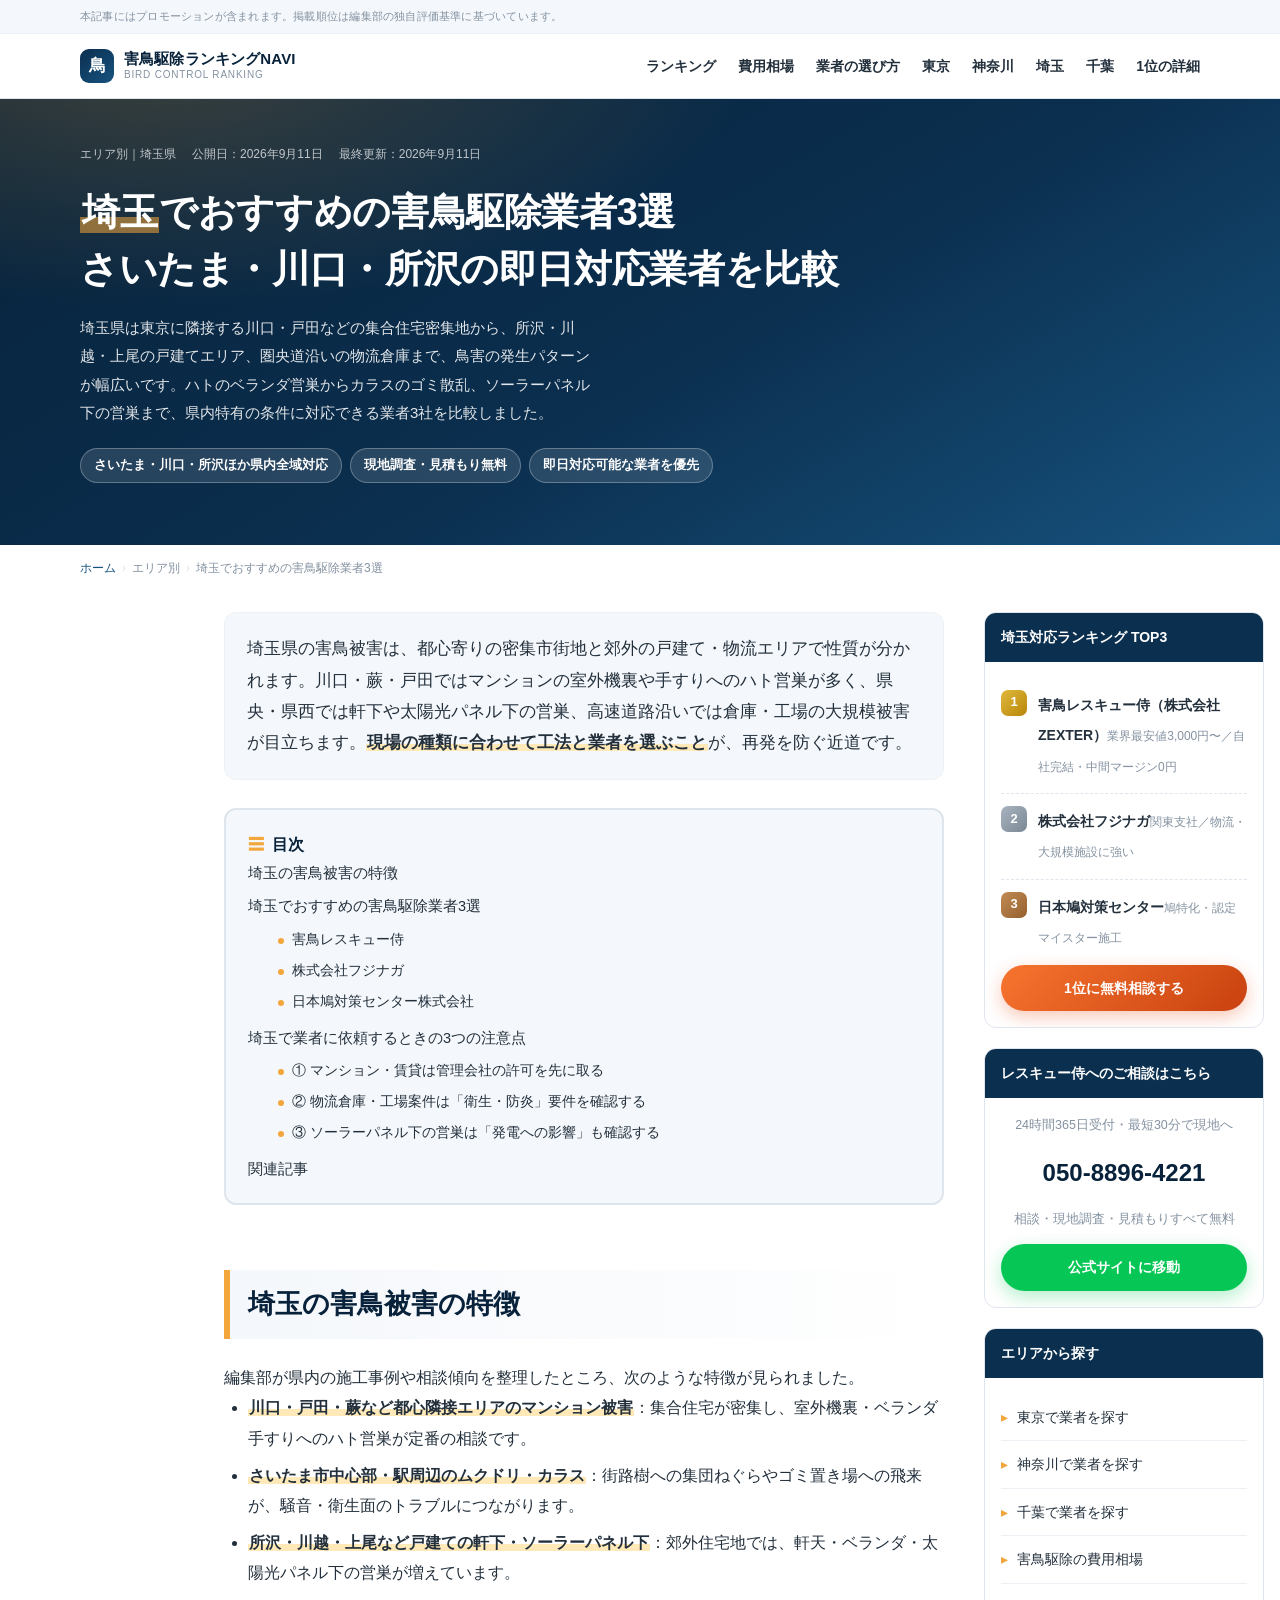
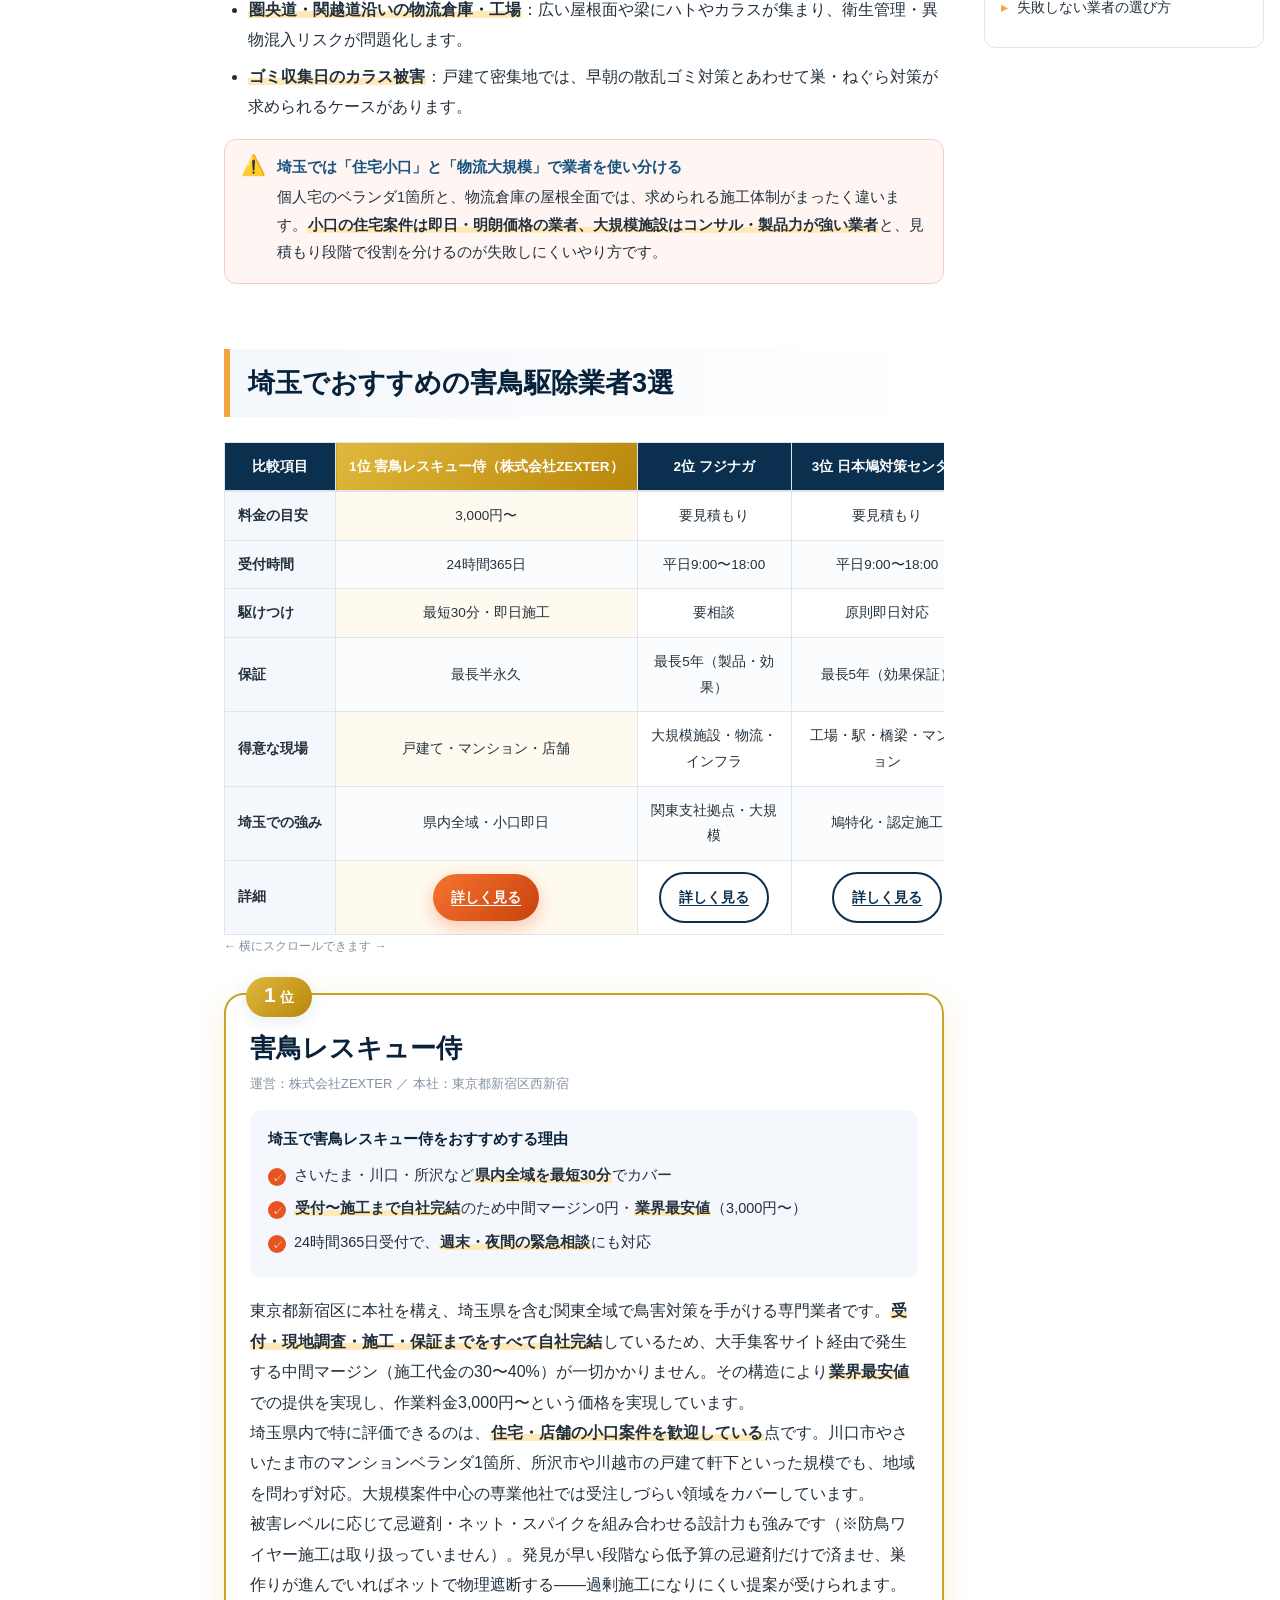
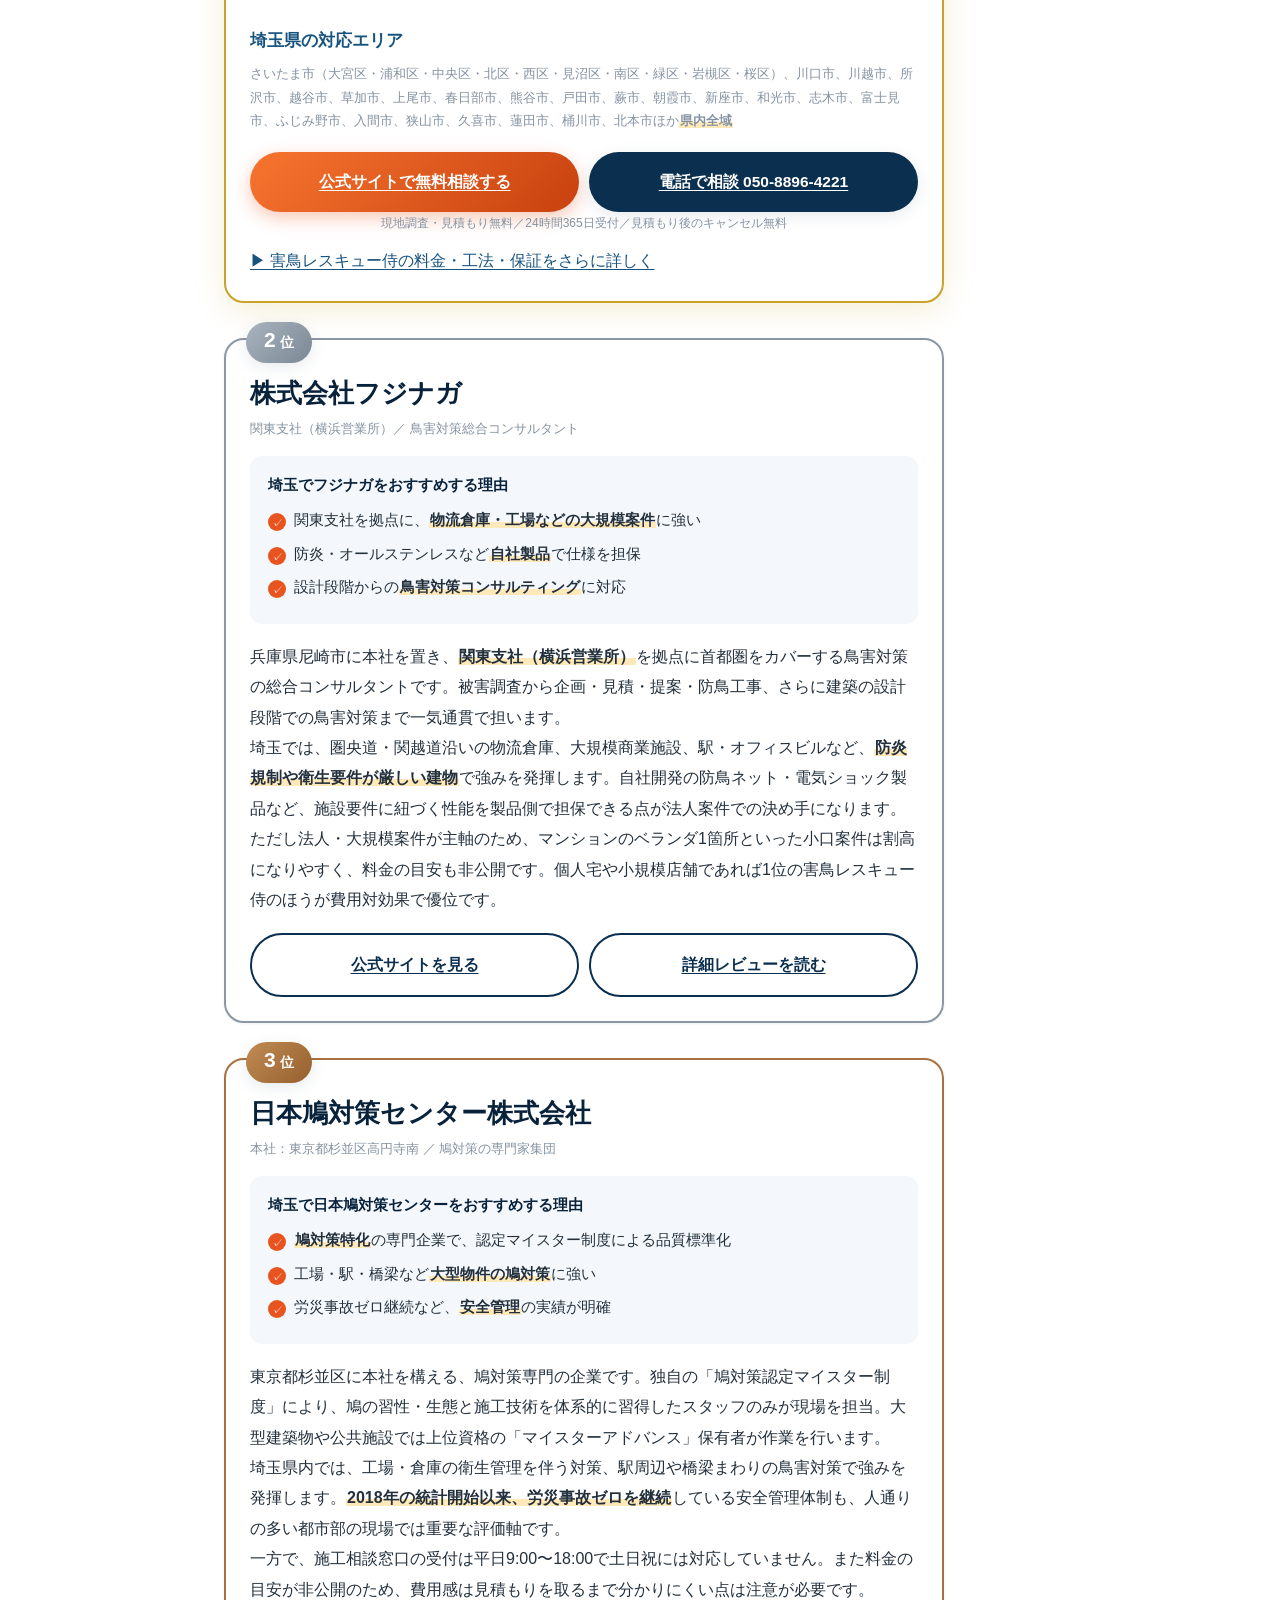
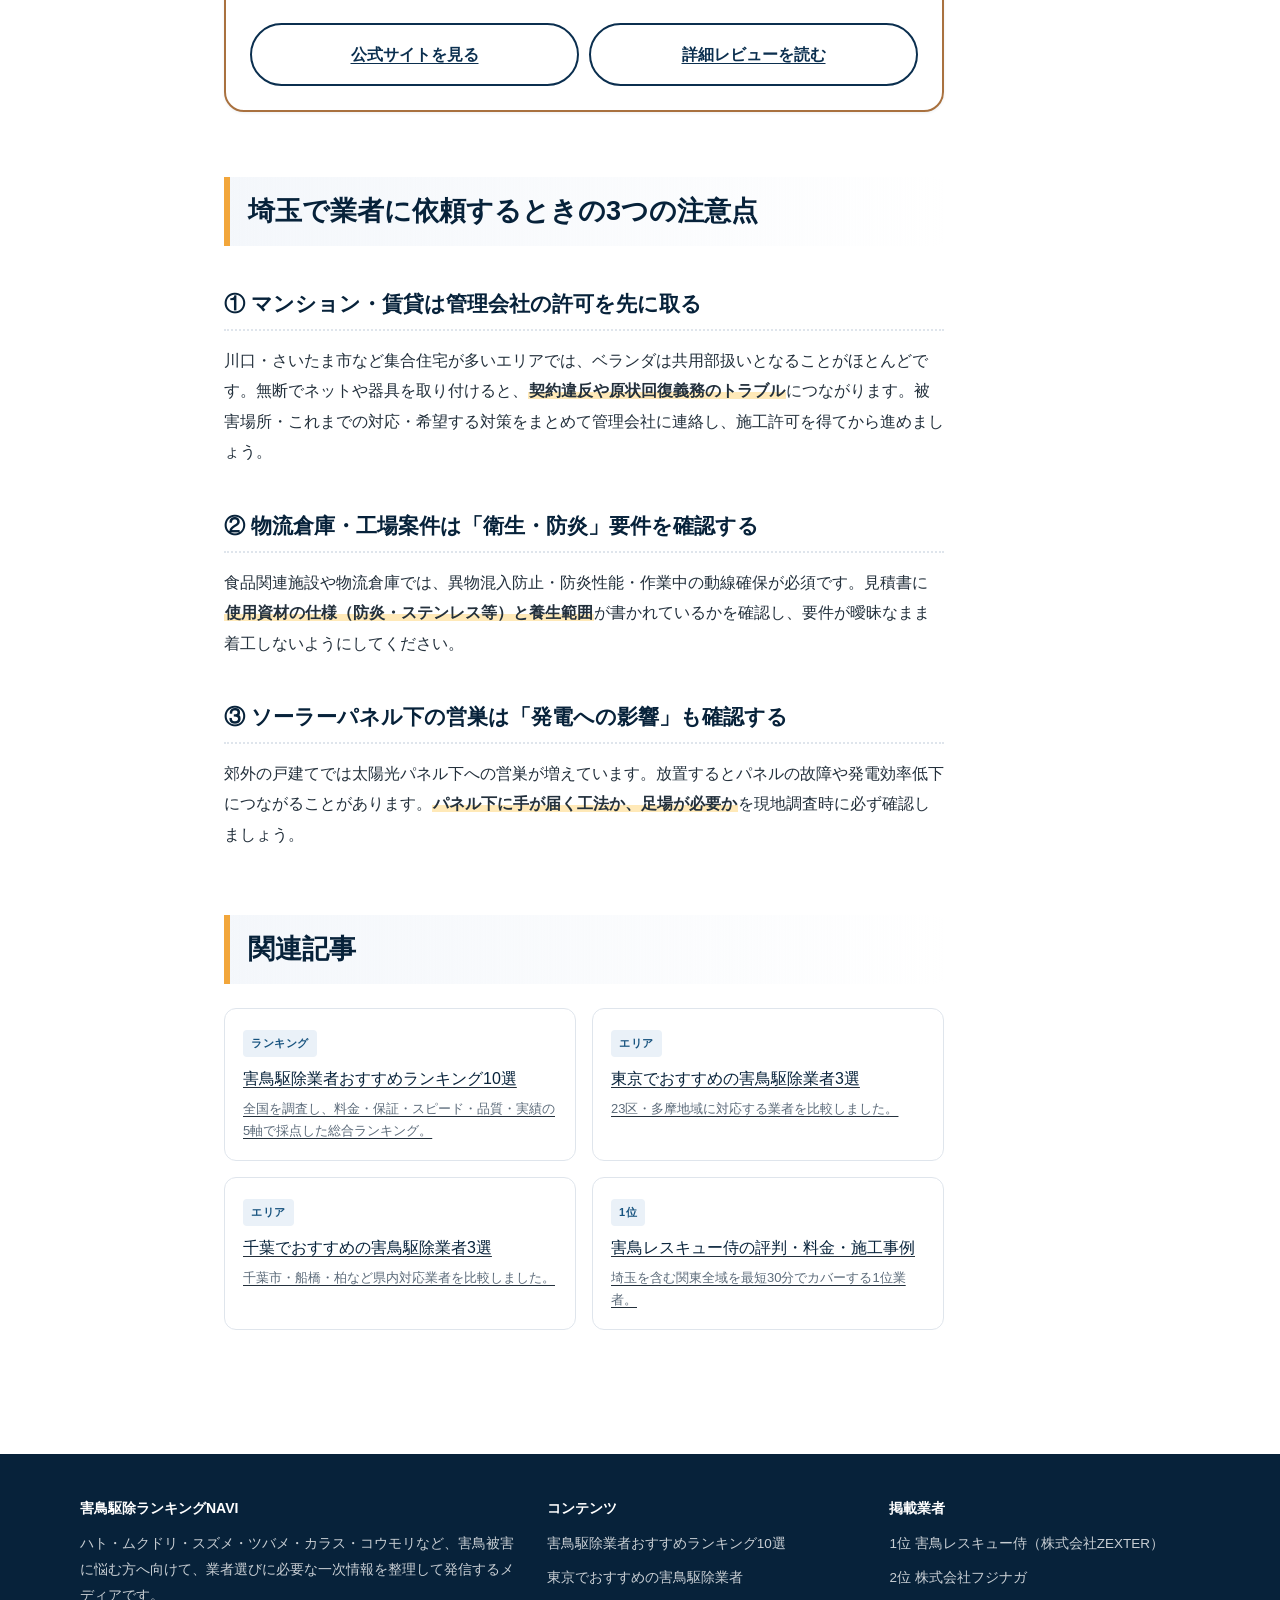
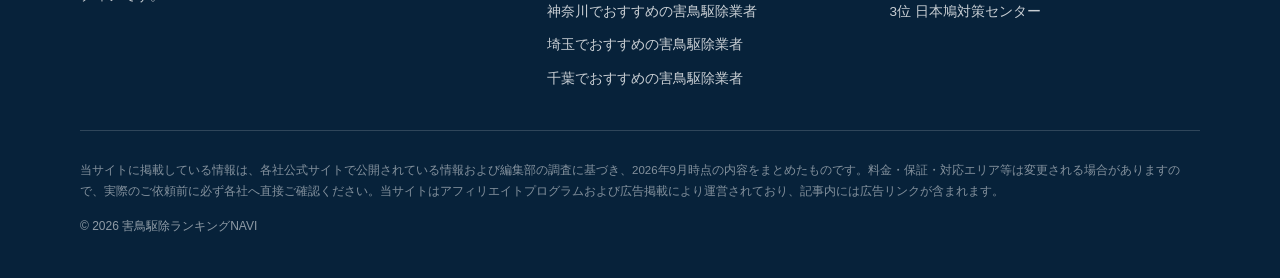
<file: areas/saitama.html>
<!DOCTYPE html>
<html lang="ja">

<head>
  <meta charset="UTF-8">
  <meta name="viewport" content="width=device-width, initial-scale=1, viewport-fit=cover">
  <title>埼玉でおすすめの害鳥駆除業者3選【2026年最新】｜さいたま・川口・所沢の即日対応業者を比較｜害鳥駆除ランキングNAVI</title>
  <meta name="description"
    content="埼玉県でおすすめの害鳥駆除業者3社を比較。さいたま市・川口市・所沢市から越谷・川越・上尾まで、ハト・ムクドリ・カラス被害に即日対応できる業者を料金・保証・対応スピードで比較しました。県内特有の鳥害事情と対策も解説します。">
  <meta name="robots" content="index, follow, max-image-preview:large, max-snippet:-1">
  <link rel="canonical" href="https://hato-taisaku.osusume-navi.info/areas/saitama.html">
  <meta name="theme-color" content="#0b2f4f">

  <meta property="og:type" content="article">
  <meta property="og:site_name" content="害鳥駆除ランキングNAVI">
  <meta property="og:title" content="埼玉でおすすめの害鳥駆除業者3選【2026年最新】">
  <meta property="og:description" content="さいたま・川口・所沢など埼玉県内に対応する害鳥駆除業者を、即日対応力・料金・保証で比較しました。">
  <meta property="og:url" content="https://hato-taisaku.osusume-navi.info/areas/saitama.html">
  <meta property="og:locale" content="ja_JP">
  <meta name="twitter:card" content="summary_large_image">

  <link rel="stylesheet" href="../assets/css/style.css">
  <script src="../assets/js/main.js" defer></script>

  <script type="application/ld+json">
{
  "@context": "https://schema.org",
  "@graph": [
    {
      "@type": "Article",
      "headline": "埼玉でおすすめの害鳥駆除業者3選【2026年最新】",
      "inLanguage": "ja",
      "datePublished": "2026-09-11",
      "dateModified": "2026-09-11",
      "mainEntityOfPage": { "@id": "https://hato-taisaku.osusume-navi.info/areas/saitama.html" },
      "author": { "@type": "Organization", "name": "害鳥駆除ランキングNAVI 編集部" },
      "publisher": { "@type": "Organization", "name": "害鳥駆除ランキングNAVI 編集部" }
    },
    {
      "@type": "BreadcrumbList",
      "itemListElement": [
        { "@type": "ListItem", "position": 1, "name": "ホーム", "item": "https://hato-taisaku.osusume-navi.info/" },
        { "@type": "ListItem", "position": 2, "name": "エリア別", "item": "https://hato-taisaku.osusume-navi.info/areas/saitama.html" },
        { "@type": "ListItem", "position": 3, "name": "埼玉でおすすめの害鳥駆除業者3選" }
      ]
    },
    {
      "@type": "ItemList",
      "name": "埼玉でおすすめの害鳥駆除業者3選",
      "itemListOrder": "https://schema.org/ItemListOrderDescending",
      "numberOfItems": 3,
      "itemListElement": [
        { "@type": "ListItem", "position": 1, "name": "害鳥レスキュー侍（株式会社ZEXTER）", "url": "https://hato-taisaku.osusume-navi.info/companies/rescue-samurai.html" },
        { "@type": "ListItem", "position": 2, "name": "株式会社フジナガ", "url": "https://hato-taisaku.osusume-navi.info/companies/fujinaga.html" },
        { "@type": "ListItem", "position": 3, "name": "日本鳩対策センター株式会社", "url": "https://hato-taisaku.osusume-navi.info/companies/hatotaisaku.html" }
      ]
    }
  ]
}
</script>
</head>

<body>

  <div class="pr-bar">
    <div class="wrap">本記事にはプロモーションが含まれます。掲載順位は編集部の独自評価基準に基づいています。</div>
  </div>

  <header class="site-header">
    <div class="wrap header-inner">
      <a class="logo" href="../index.html">
        <span class="logo-mark" aria-hidden="true">鳥</span>
        <span class="logo-text">
          <b>害鳥駆除ランキングNAVI</b>
          <span>BIRD CONTROL RANKING</span>
        </span>
      </a>
      <button class="nav-toggle" type="button" aria-expanded="false" aria-controls="gnav"
        aria-label="メニューを開く"><span></span></button>
      <nav class="gnav" id="gnav" aria-label="グローバルナビゲーション">
        <ul>
          <li><a href="../index.html#ranking">ランキング</a></li>
          <li><a href="../columns/hiyou-souba.html">費用相場</a></li>
          <li><a href="../columns/erabikata.html">業者の選び方</a></li>
          <li><a href="tokyo.html">東京</a></li>
          <li><a href="kanagawa.html">神奈川</a></li>
          <li><a href="saitama.html">埼玉</a></li>
          <li><a href="chiba.html">千葉</a></li>
          <li><a href="../companies/rescue-samurai.html">1位の詳細</a></li>
        </ul>
      </nav>
    </div>
  </header>

  <section class="hero">
    <div class="wrap">
      <div class="hero-meta">
        <span>エリア別｜埼玉県</span>
        <span>公開日：2026年9月11日</span>
        <span>最終更新：2026年9月11日</span>
      </div>
      <h1><span class="hl">埼玉</span>でおすすめの害鳥駆除業者3選<br>さいたま・川口・所沢の即日対応業者を比較</h1>
      <p>
        埼玉県は東京に隣接する川口・戸田などの集合住宅密集地から、所沢・川越・上尾の戸建てエリア、圏央道沿いの物流倉庫まで、鳥害の発生パターンが幅広いです。ハトのベランダ営巣からカラスのゴミ散乱、ソーラーパネル下の営巣まで、県内特有の条件に対応できる業者3社を比較しました。
      </p>
      <ul class="badges">
        <li>さいたま・川口・所沢ほか県内全域対応</li>
        <li>現地調査・見積もり無料</li>
        <li>即日対応可能な業者を優先</li>
      </ul>
    </div>
  </section>

  <div class="wrap">
    <nav class="breadcrumb" aria-label="パンくずリスト">
      <ol>
        <li><a href="../index.html">ホーム</a></li>
        <li>エリア別</li>
        <li>埼玉でおすすめの害鳥駆除業者3選</li>
      </ol>
    </nav>
  </div>

  <div class="wrap layout">
    <main>
      <article class="article" data-toc-source>

        <p class="lead">
          埼玉県の害鳥被害は、都心寄りの密集市街地と郊外の戸建て・物流エリアで性質が分かれます。川口・蕨・戸田ではマンションの室外機裏や手すりへのハト営巣が多く、県央・県西では軒下や太陽光パネル下の営巣、高速道路沿いでは倉庫・工場の大規模被害が目立ちます。<strong>現場の種類に合わせて工法と業者を選ぶこと</strong>が、再発を防ぐ近道です。
        </p>

        <nav class="toc mt-m" aria-label="目次">
          <p class="toc-title">目次</p>
          <div id="toc"></div>
        </nav>

        <h2 id="saitama-situation">埼玉の害鳥被害の特徴</h2>
        <p>編集部が県内の施工事例や相談傾向を整理したところ、次のような特徴が見られました。</p>
        <ul>
          <li><strong>川口・戸田・蕨など都心隣接エリアのマンション被害</strong>：集合住宅が密集し、室外機裏・ベランダ手すりへのハト営巣が定番の相談です。</li>
          <li><strong>さいたま市中心部・駅周辺のムクドリ・カラス</strong>：街路樹への集団ねぐらやゴミ置き場への飛来が、騒音・衛生面のトラブルにつながります。</li>
          <li><strong>所沢・川越・上尾など戸建ての軒下・ソーラーパネル下</strong>：郊外住宅地では、軒天・ベランダ・太陽光パネル下の営巣が増えています。</li>
          <li><strong>圏央道・関越道沿いの物流倉庫・工場</strong>：広い屋根面や梁にハトやカラスが集まり、衛生管理・異物混入リスクが問題化します。</li>
          <li><strong>ゴミ収集日のカラス被害</strong>：戸建て密集地では、早朝の散乱ゴミ対策とあわせて巣・ねぐら対策が求められるケースがあります。</li>
        </ul>

        <div class="callout callout-warn">
          <h4>埼玉では「住宅小口」と「物流大規模」で業者を使い分ける</h4>
          <p>
            個人宅のベランダ1箇所と、物流倉庫の屋根全面では、求められる施工体制がまったく違います。<strong>小口の住宅案件は即日・明朗価格の業者、大規模施設はコンサル・製品力が強い業者</strong>と、見積もり段階で役割を分けるのが失敗しにくいやり方です。
          </p>
        </div>

        <h2 id="ranking">埼玉でおすすめの害鳥駆除業者3選</h2>

        <div class="table-scroll">
          <table class="compare">
            <caption class="visually-hidden">埼玉対応の害鳥駆除業者3社の比較表</caption>
            <thead>
              <tr>
                <th scope="col">比較項目</th>
                <th scope="col" class="col-1st">1位 害鳥レスキュー侍（株式会社ZEXTER）</th>
                <th scope="col">2位 フジナガ</th>
                <th scope="col">3位 日本鳩対策センター</th>
              </tr>
            </thead>
            <tbody>
              <tr>
                <th scope="row">料金の目安</th>
                <td class="col-1st">3,000円〜</td>
                <td>要見積もり</td>
                <td>要見積もり</td>
              </tr>
              <tr>
                <th scope="row">受付時間</th>
                <td class="col-1st">24時間365日</td>
                <td>平日9:00〜18:00</td>
                <td>平日9:00〜18:00</td>
              </tr>
              <tr>
                <th scope="row">駆けつけ</th>
                <td class="col-1st">最短30分・即日施工</td>
                <td>要相談</td>
                <td>原則即日対応</td>
              </tr>
              <tr>
                <th scope="row">保証</th>
                <td class="col-1st">最長半永久</td>
                <td>最長5年（製品・効果）</td>
                <td>最長5年（効果保証）</td>
              </tr>
              <tr>
                <th scope="row">得意な現場</th>
                <td class="col-1st">戸建て・マンション・店舗</td>
                <td>大規模施設・物流・インフラ</td>
                <td>工場・駅・橋梁・マンション</td>
              </tr>
              <tr>
                <th scope="row">埼玉での強み</th>
                <td class="col-1st">県内全域・小口即日</td>
                <td>関東支社拠点・大規模</td>
                <td>鳩特化・認定施工</td>
              </tr>
              <tr>
                <th scope="row">詳細</th>
                <td class="col-1st"><a class="btn btn-cta btn-sm" href="../companies/rescue-samurai.html">詳しく見る</a></td>
                <td><a class="btn btn-ghost btn-sm" href="../companies/fujinaga.html">詳しく見る</a></td>
                <td><a class="btn btn-ghost btn-sm" href="../companies/hatotaisaku.html">詳しく見る</a></td>
              </tr>
            </tbody>
          </table>
        </div>

        <section class="rank-card is-first" id="saitama1">
          <span class="rank-badge"><span class="num">1</span>位</span>
          <h3>害鳥レスキュー侍</h3>
          <p class="company-sub">運営：株式会社ZEXTER ／ 本社：東京都新宿区西新宿</p>

          <div class="recommend-box">
            <p class="rb-title">埼玉で害鳥レスキュー侍をおすすめする理由</p>
            <ul>
              <li>さいたま・川口・所沢など<strong>県内全域を最短30分</strong>でカバー</li>
              <li><strong>受付〜施工まで自社完結</strong>のため中間マージン0円・<strong>業界最安値</strong>（3,000円〜）</li>
              <li>24時間365日受付で、<strong>週末・夜間の緊急相談</strong>にも対応</li>
            </ul>
          </div>

          <p>
            東京都新宿区に本社を構え、埼玉県を含む関東全域で鳥害対策を手がける専門業者です。<strong>受付・現地調査・施工・保証までをすべて自社完結</strong>しているため、大手集客サイト経由で発生する中間マージン（施工代金の30〜40%）が一切かかりません。その構造により<strong>業界最安値</strong>での提供を実現し、作業料金3,000円〜という価格を実現しています。
          </p>

          <p>
            埼玉県内で特に評価できるのは、<strong>住宅・店舗の小口案件を歓迎している</strong>点です。川口市やさいたま市のマンションベランダ1箇所、所沢市や川越市の戸建て軒下といった規模でも、地域を問わず対応。大規模案件中心の専業他社では受注しづらい領域をカバーしています。
          </p>

          <p>
            被害レベルに応じて忌避剤・ネット・スパイクを組み合わせる設計力も強みです（※防鳥ワイヤー施工は取り扱っていません）。発見が早い段階なら低予算の忌避剤だけで済ませ、巣作りが進んでいればネットで物理遮断する——過剰施工になりにくい提案が受けられます。
          </p>

          <h4>埼玉県の対応エリア</h4>
          <p class="small">
            さいたま市（大宮区・浦和区・中央区・北区・西区・見沼区・南区・緑区・岩槻区・桜区）、川口市、川越市、所沢市、越谷市、草加市、上尾市、春日部市、熊谷市、戸田市、蕨市、朝霞市、新座市、和光市、志木市、富士見市、ふじみ野市、入間市、狭山市、久喜市、蓮田市、桶川市、北本市ほか<strong>県内全域</strong>
          </p>

          <div class="cta-row">
            <a class="btn btn-cta" href="https://rescue-samurai.com/" target="_blank" rel="noopener">公式サイトで無料相談する</a>
            <a class="btn btn-tel" href="tel:05088964221">電話で相談 050-8896-4221</a>
          </div>
          <p class="cta-note">現地調査・見積もり無料／24時間365日受付／見積もり後のキャンセル無料</p>
          <p class="mt-s"><a href="../companies/rescue-samurai.html">▶ 害鳥レスキュー侍の料金・工法・保証をさらに詳しく</a></p>
        </section>

        <section class="rank-card is-second" id="saitama2">
          <span class="rank-badge"><span class="num">2</span>位</span>
          <h3>株式会社フジナガ</h3>
          <p class="company-sub">関東支社（横浜営業所）／ 鳥害対策総合コンサルタント</p>

          <div class="recommend-box">
            <p class="rb-title">埼玉でフジナガをおすすめする理由</p>
            <ul>
              <li>関東支社を拠点に、<strong>物流倉庫・工場などの大規模案件</strong>に強い</li>
              <li>防炎・オールステンレスなど<strong>自社製品</strong>で仕様を担保</li>
              <li>設計段階からの<strong>鳥害対策コンサルティング</strong>に対応</li>
            </ul>
          </div>

          <p>
            兵庫県尼崎市に本社を置き、<strong>関東支社（横浜営業所）</strong>を拠点に首都圏をカバーする鳥害対策の総合コンサルタントです。被害調査から企画・見積・提案・防鳥工事、さらに建築の設計段階での鳥害対策まで一気通貫で担います。
          </p>

          <p>
            埼玉では、圏央道・関越道沿いの物流倉庫、大規模商業施設、駅・オフィスビルなど、<strong>防炎規制や衛生要件が厳しい建物</strong>で強みを発揮します。自社開発の防鳥ネット・電気ショック製品など、施設要件に紐づく性能を製品側で担保できる点が法人案件での決め手になります。
          </p>

          <p>
            ただし法人・大規模案件が主軸のため、マンションのベランダ1箇所といった小口案件は割高になりやすく、料金の目安も非公開です。個人宅や小規模店舗であれば1位の害鳥レスキュー侍のほうが費用対効果で優位です。
          </p>

          <div class="cta-row">
            <a class="btn btn-ghost" href="https://www.fujinaga810.co.jp/" target="_blank" rel="noopener">公式サイトを見る</a>
            <a class="btn btn-ghost" href="../companies/fujinaga.html">詳細レビューを読む</a>
          </div>
        </section>

        <section class="rank-card is-third" id="saitama3">
          <span class="rank-badge"><span class="num">3</span>位</span>
          <h3>日本鳩対策センター株式会社</h3>
          <p class="company-sub">本社：東京都杉並区高円寺南 ／ 鳩対策の専門家集団</p>

          <div class="recommend-box">
            <p class="rb-title">埼玉で日本鳩対策センターをおすすめする理由</p>
            <ul>
              <li><strong>鳩対策特化</strong>の専門企業で、認定マイスター制度による品質標準化</li>
              <li>工場・駅・橋梁など<strong>大型物件の鳩対策</strong>に強い</li>
              <li>労災事故ゼロ継続など、<strong>安全管理</strong>の実績が明確</li>
            </ul>
          </div>

          <p>
            東京都杉並区に本社を構える、鳩対策専門の企業です。独自の「鳩対策認定マイスター制度」により、鳩の習性・生態と施工技術を体系的に習得したスタッフのみが現場を担当。大型建築物や公共施設では上位資格の「マイスターアドバンス」保有者が作業を行います。
          </p>

          <p>
            埼玉県内では、工場・倉庫の衛生管理を伴う対策、駅周辺や橋梁まわりの鳥害対策で強みを発揮します。<strong>2018年の統計開始以来、労災事故ゼロを継続</strong>している安全管理体制も、人通りの多い都市部の現場では重要な評価軸です。
          </p>

          <p>一方で、施工相談窓口の受付は平日9:00〜18:00で土日祝には対応していません。また料金の目安が非公開のため、費用感は見積もりを取るまで分かりにくい点は注意が必要です。</p>

          <div class="cta-row">
            <a class="btn btn-ghost" href="https://www.hatotaisaku.jp/" target="_blank" rel="noopener">公式サイトを見る</a>
            <a class="btn btn-ghost" href="../companies/hatotaisaku.html">詳細レビューを読む</a>
          </div>
        </section>

        <h2 id="saitama-tips">埼玉で業者に依頼するときの3つの注意点</h2>

        <h3 id="tip1">① マンション・賃貸は管理会社の許可を先に取る</h3>
        <p>
          川口・さいたま市など集合住宅が多いエリアでは、ベランダは共用部扱いとなることがほとんどです。無断でネットや器具を取り付けると、<strong>契約違反や原状回復義務のトラブル</strong>につながります。被害場所・これまでの対応・希望する対策をまとめて管理会社に連絡し、施工許可を得てから進めましょう。
        </p>

        <h3 id="tip2">② 物流倉庫・工場案件は「衛生・防炎」要件を確認する</h3>
        <p>
          食品関連施設や物流倉庫では、異物混入防止・防炎性能・作業中の動線確保が必須です。見積書に<strong>使用資材の仕様（防炎・ステンレス等）と養生範囲</strong>が書かれているかを確認し、要件が曖昧なまま着工しないようにしてください。
        </p>

        <h3 id="tip3">③ ソーラーパネル下の営巣は「発電への影響」も確認する</h3>
        <p>
          郊外の戸建てでは太陽光パネル下への営巣が増えています。放置するとパネルの故障や発電効率低下につながることがあります。<strong>パネル下に手が届く工法か、足場が必要か</strong>を現地調査時に必ず確認しましょう。
        </p>

        <!-- <div class="cta-panel mt-l">
          <h3>埼玉県内なら最短30分で現地へ。まずは無料相談から</h3>
          <p>さいたま・川口・所沢ほか県内全域に対応。相談・現地調査・お見積もりはすべて無料です。</p>
          <a class="tel" href="tel:05088964221">📞 050-8896-4221</a>
          <p class="tel-sub">害鳥レスキュー侍／24時間365日受付・埼玉全域対応・自社完結で業界最安値3,000円〜</p>
          <div class="cta-row" style="max-width:560px;margin-inline:auto;">
            <a class="btn btn-cta" href="https://rescue-samurai.com/" target="_blank" rel="noopener">無料で相談する</a>
            <a class="btn btn-line" href="https://rescue-samurai.com/" target="_blank" rel="noopener">LINEで写真を送って相談</a>
          </div>
        </div> -->

        <h2 id="related">関連記事</h2>
        <div class="card-grid">
          <a class="card" href="../index.html">
            <span class="tag">ランキング</span>
            <p class="card-title">害鳥駆除業者おすすめランキング10選</p>
            <p>全国を調査し、料金・保証・スピード・品質・実績の5軸で採点した総合ランキング。</p>
          </a>
          <a class="card" href="tokyo.html">
            <span class="tag">エリア</span>
            <p class="card-title">東京でおすすめの害鳥駆除業者3選</p>
            <p>23区・多摩地域に対応する業者を比較しました。</p>
          </a>
          <a class="card" href="chiba.html">
            <span class="tag">エリア</span>
            <p class="card-title">千葉でおすすめの害鳥駆除業者3選</p>
            <p>千葉市・船橋・柏など県内対応業者を比較しました。</p>
          </a>
          <a class="card" href="../companies/rescue-samurai.html">
            <span class="tag">1位</span>
            <p class="card-title">害鳥レスキュー侍の評判・料金・施工事例</p>
            <p>埼玉を含む関東全域を最短30分でカバーする1位業者。</p>
          </a>
        </div>

      </article>
    </main>

    <aside class="sidebar">
      <div class="widget">
        <p class="widget-title">埼玉対応ランキング TOP3</p>
        <div class="widget-body">
          <ul class="widget-rank">
            <li><span class="no">1</span><a href="../companies/rescue-samurai.html"><span
                  class="nm">害鳥レスキュー侍（株式会社ZEXTER）</span><span class="ds">業界最安値3,000円〜／自社完結・中間マージン0円</span></a></li>
            <li><span class="no">2</span><a href="../companies/fujinaga.html"><span class="nm">株式会社フジナガ</span><span
                  class="ds">関東支社／物流・大規模施設に強い</span></a></li>
            <li><span class="no">3</span><a href="../companies/hatotaisaku.html"><span class="nm">日本鳩対策センター</span><span
                  class="ds">鳩特化・認定マイスター施工</span></a></li>
          </ul>
          <a class="btn btn-cta btn-sm btn-block mt-s" href="https://rescue-samurai.com/" target="_blank"
            rel="noopener">1位に無料相談する</a>
        </div>
      </div>

      <div class="widget">
        <p class="widget-title">レスキュー侍へのご相談はこちら</p>
        <div class="widget-body text-center">
          <p class="small mt-0">24時間365日受付・最短30分で現地へ</p>
          <a href="tel:05088964221"
            style="font-size:24px;font-weight:700;color:var(--c-navy-dark);text-decoration:none;">050-8896-4221</a>
          <p class="small">相談・現地調査・見積もりすべて無料</p>
          <a class="btn btn-line btn-sm btn-block" href="https://rescue-samurai.com/" target="_blank"
            rel="noopener">公式サイトに移動</a>
        </div>
      </div>

      <div class="widget">
        <p class="widget-title">エリアから探す</p>
        <div class="widget-body">
          <ul class="link-list">
            <li><a href="tokyo.html">東京で業者を探す</a></li>
            <li><a href="kanagawa.html">神奈川で業者を探す</a></li>
            <li><a href="chiba.html">千葉で業者を探す</a></li>
            <li><a href="../columns/hiyou-souba.html">害鳥駆除の費用相場</a></li>
            <li><a href="../columns/erabikata.html">失敗しない業者の選び方</a></li>
          </ul>
        </div>
      </div>
    </aside>
  </div>

  <footer class="site-footer">
    <div class="wrap">
      <div class="footer-grid">
        <div>
          <h4>害鳥駆除ランキングNAVI</h4>
          <p style="margin:0 0 12px;">ハト・ムクドリ・スズメ・ツバメ・カラス・コウモリなど、害鳥被害に悩む方へ向けて、業者選びに必要な一次情報を整理して発信するメディアです。</p>
        </div>
        <div>
          <h4>コンテンツ</h4>
          <ul>
            <li><a href="../index.html">害鳥駆除業者おすすめランキング10選</a></li>
            <li><a href="tokyo.html">東京でおすすめの害鳥駆除業者</a></li>
            <li><a href="kanagawa.html">神奈川でおすすめの害鳥駆除業者</a></li>
            <li><a href="saitama.html">埼玉でおすすめの害鳥駆除業者</a></li>
            <li><a href="chiba.html">千葉でおすすめの害鳥駆除業者</a></li>
          </ul>
        </div>
        <div>
          <h4>掲載業者</h4>
          <ul>
            <li><a href="../companies/rescue-samurai.html">1位 害鳥レスキュー侍（株式会社ZEXTER）</a></li>
            <li><a href="../companies/fujinaga.html">2位 株式会社フジナガ</a></li>
            <li><a href="../companies/hatotaisaku.html">3位 日本鳩対策センター</a></li>
          </ul>
        </div>
      </div>
      <div class="footer-bottom">
        <p class="footer-disclaimer">
          当サイトに掲載している情報は、各社公式サイトで公開されている情報および編集部の調査に基づき、2026年9月時点の内容をまとめたものです。料金・保証・対応エリア等は変更される場合がありますので、実際のご依頼前に必ず各社へ直接ご確認ください。当サイトはアフィリエイトプログラムおよび広告掲載により運営されており、記事内には広告リンクが含まれます。
        </p>
        <p>&copy; 2026 害鳥駆除ランキングNAVI</p>
      </div>
    </div>
  </footer>

  <div class="sticky-cta" aria-label="お問い合わせ">
    <a class="btn btn-tel" href="../index.html">ホームに戻る</a>
    <a class="btn btn-cta" href="https://rescue-samurai.com/" target="_blank" rel="noopener">1位の公式サイトへ</a>
  </div>

  <button class="to-top" type="button" aria-label="ページ上部へ戻る">↑</button>

</body>

</html>
</file>
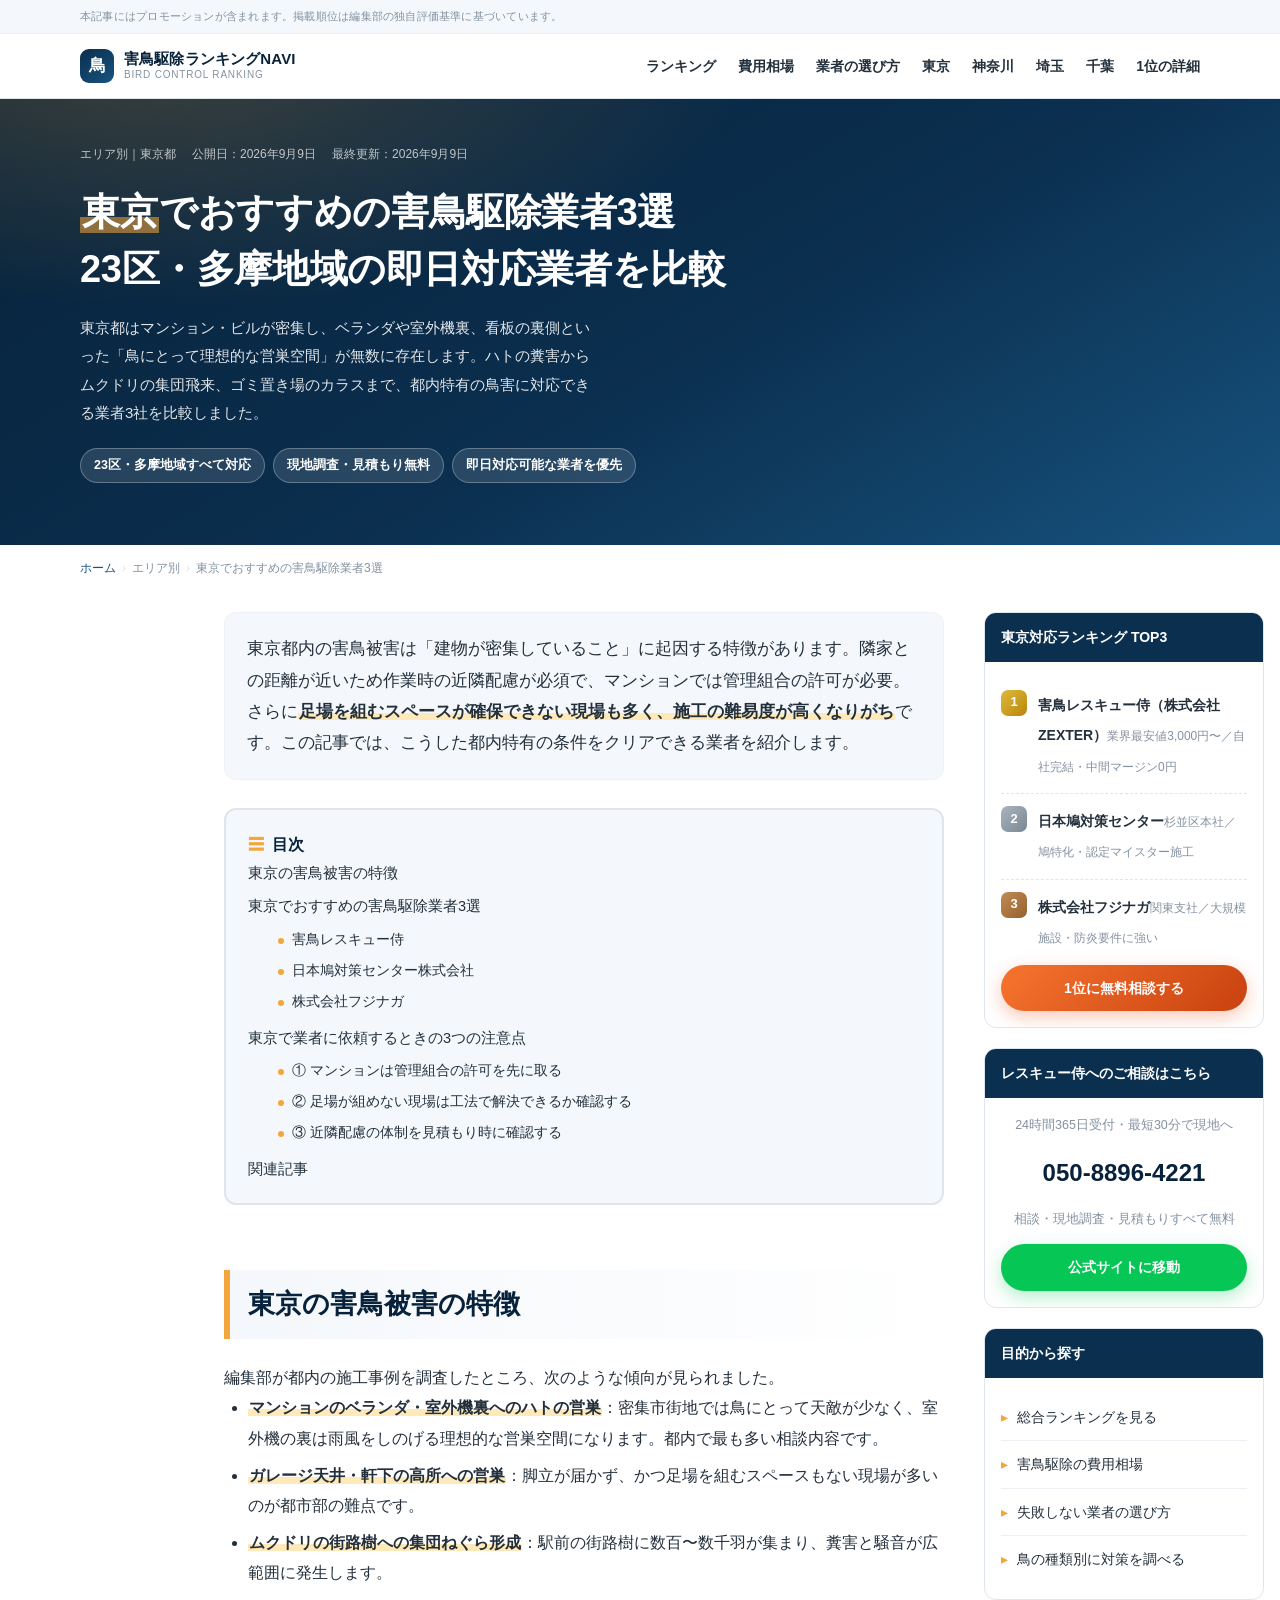
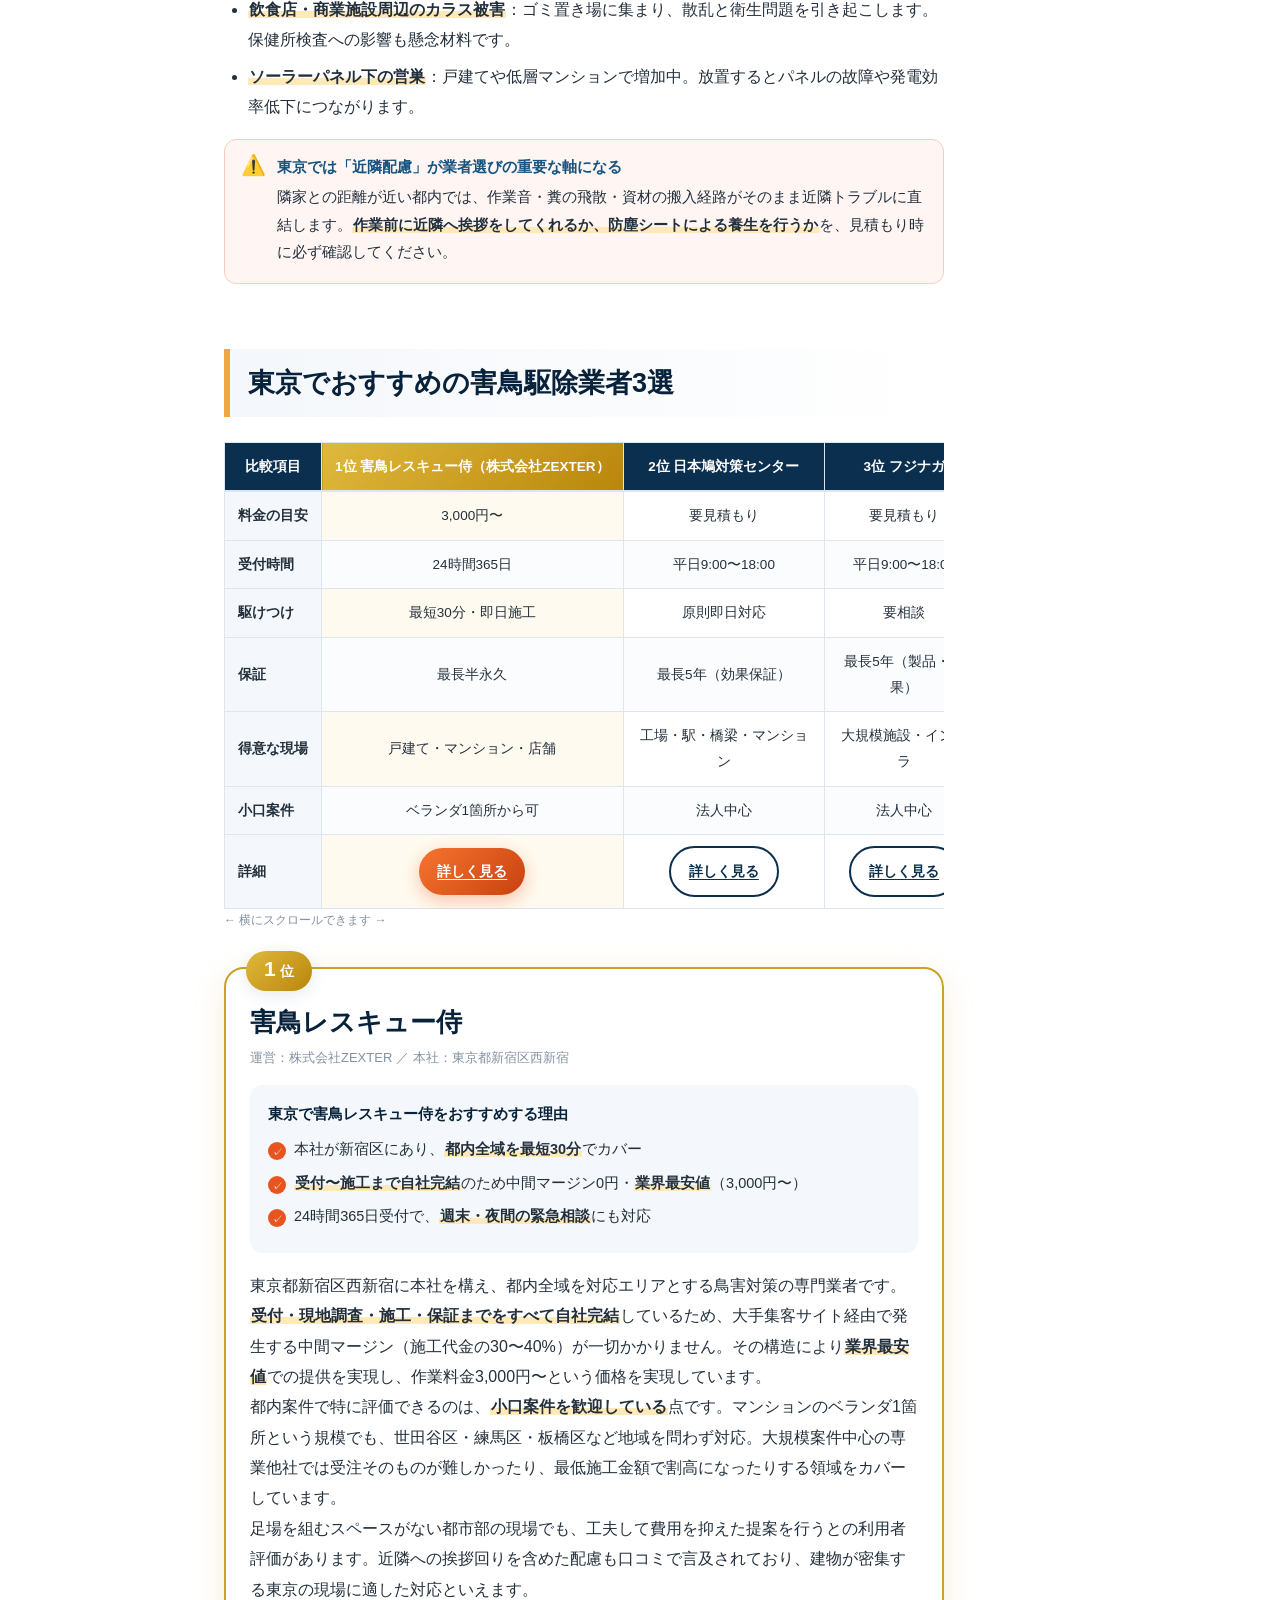
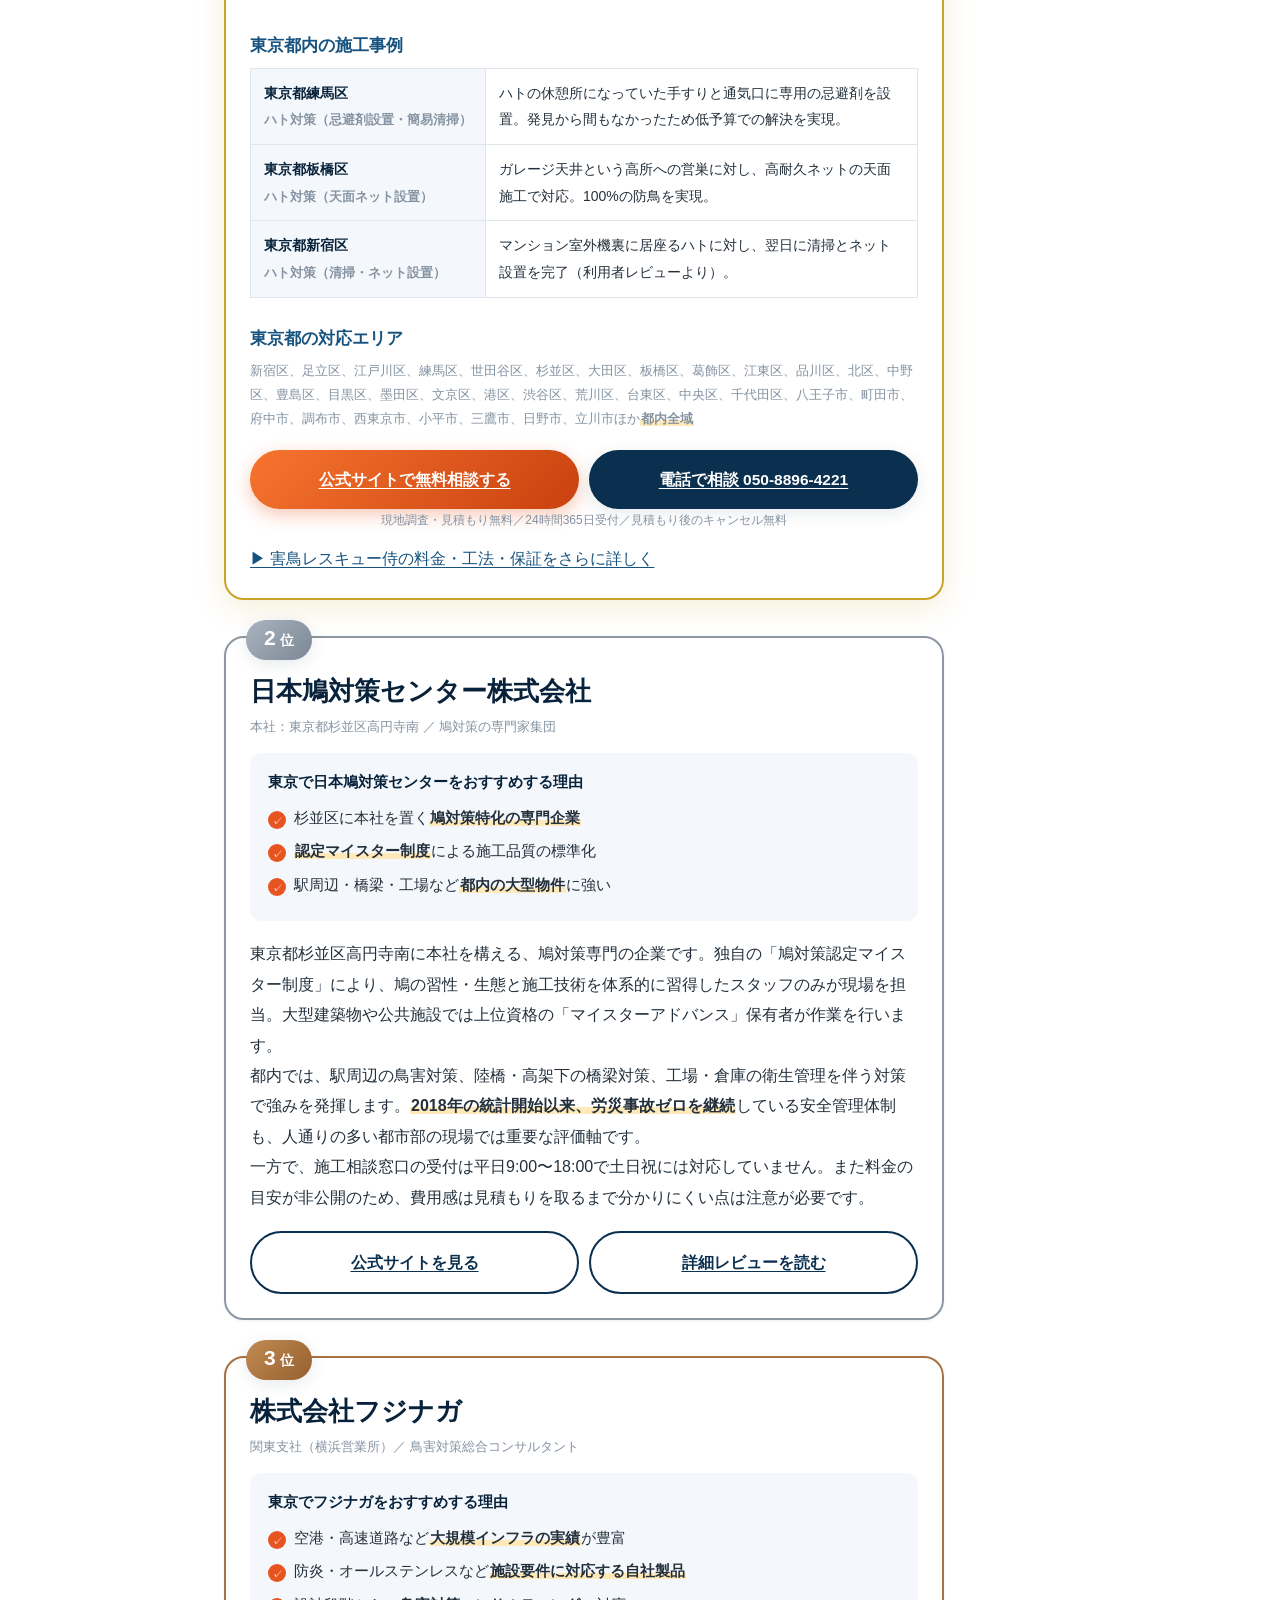
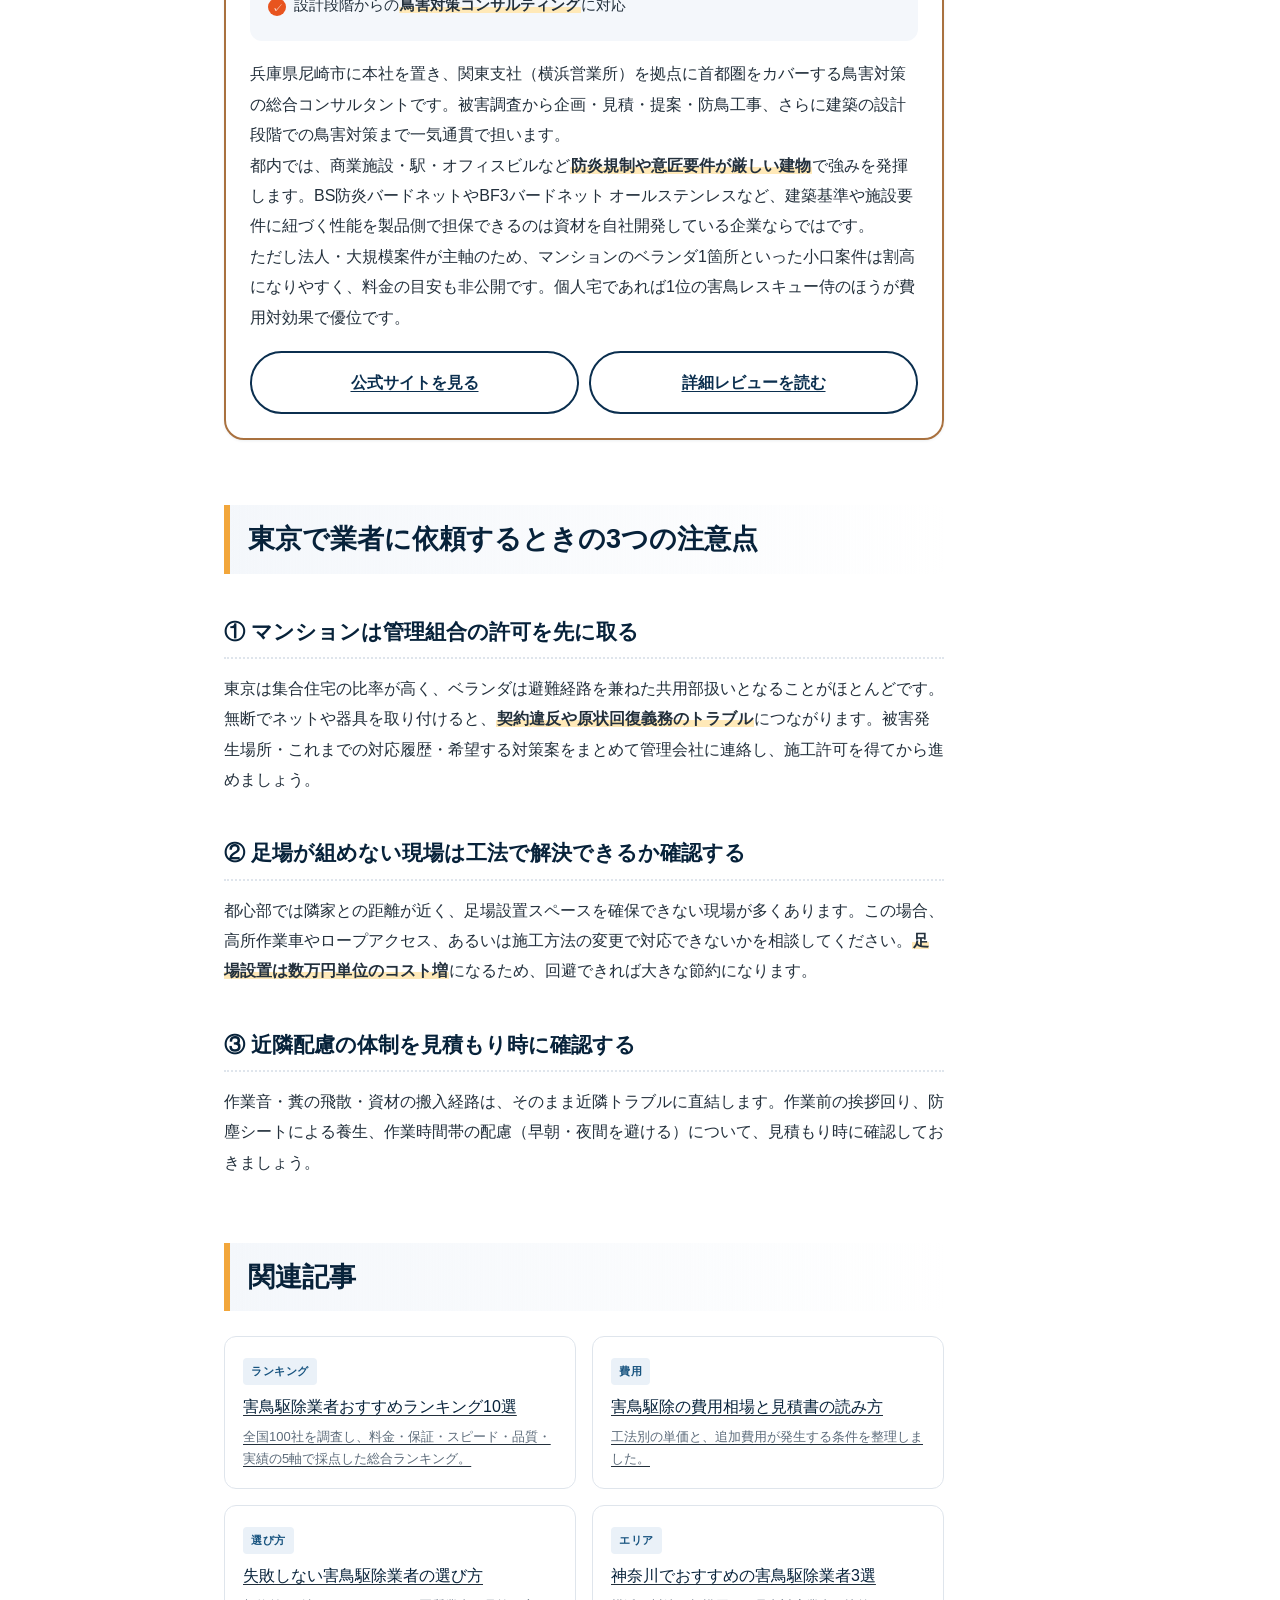
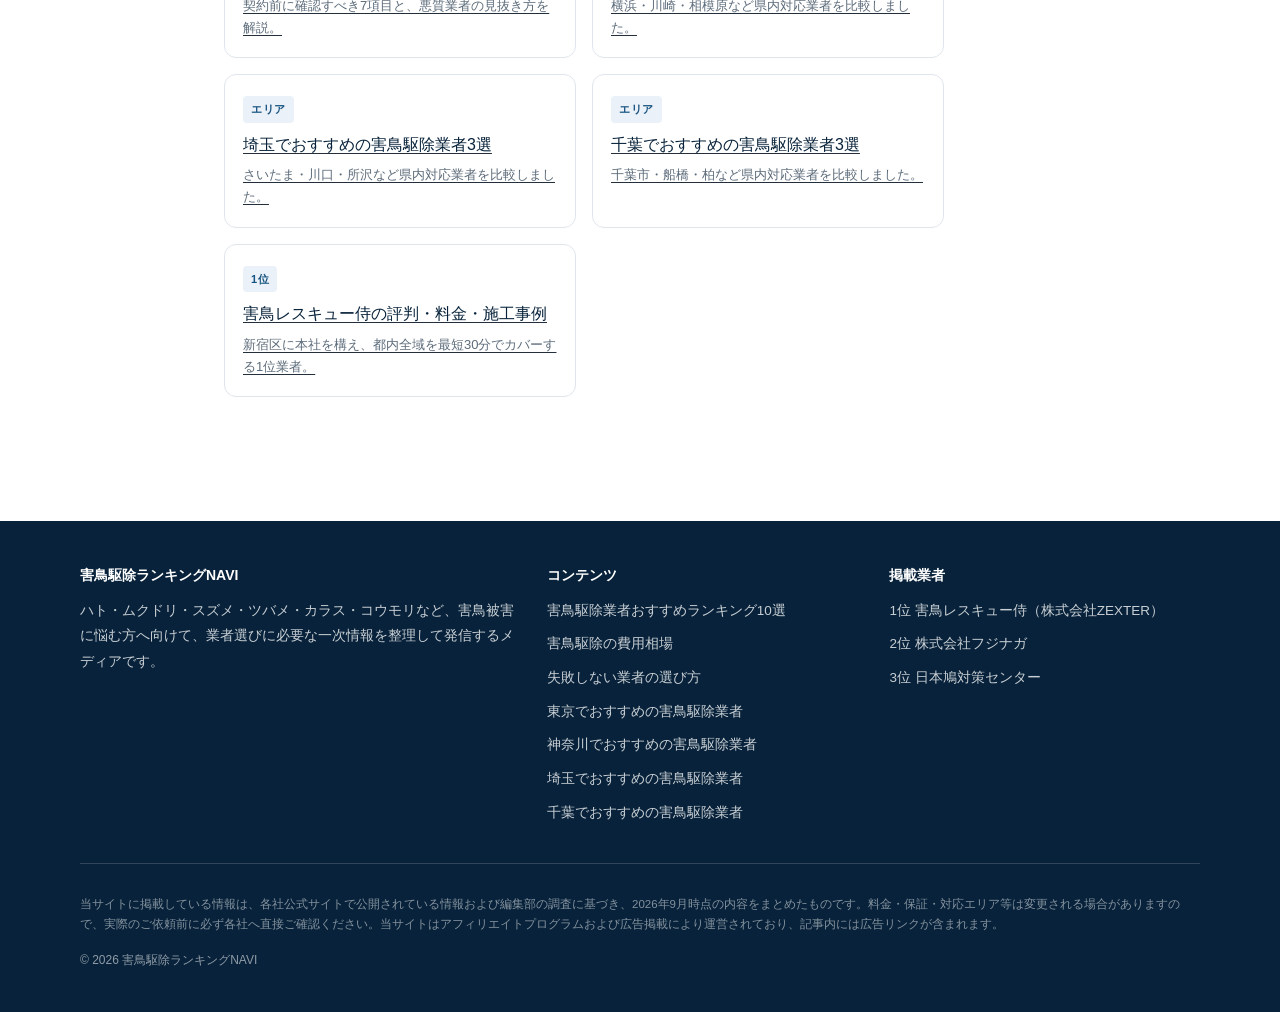
<file: areas/tokyo.html>
<!DOCTYPE html>
<html lang="ja">

<head>
  <meta charset="UTF-8">
  <meta name="viewport" content="width=device-width, initial-scale=1, viewport-fit=cover">
  <title>東京でおすすめの害鳥駆除業者3選【2026年最新】｜23区・多摩地域の即日対応業者を比較｜害鳥駆除ランキングNAVI</title>
  <meta name="description"
    content="東京都でおすすめの害鳥駆除業者3社を比較。新宿区・世田谷区・練馬区など23区から八王子市・町田市など多摩地域まで、ハト・ムクドリ・カラス被害に即日対応できる業者を料金・保証・対応スピードで比較しました。都内特有の鳥害事情と対策も解説します。">
  <meta name="robots" content="index, follow, max-image-preview:large, max-snippet:-1">
  <link rel="canonical" href="https://hato-taisaku.osusume-navi.info/areas/tokyo.html">
  <meta name="theme-color" content="#0b2f4f">

  <meta property="og:type" content="article">
  <meta property="og:site_name" content="害鳥駆除ランキングNAVI">
  <meta property="og:title" content="東京でおすすめの害鳥駆除業者3選【2026年最新】">
  <meta property="og:description" content="23区・多摩地域に対応する害鳥駆除業者を、即日対応力・料金・保証で比較しました。">
  <meta property="og:url" content="https://hato-taisaku.osusume-navi.info/areas/tokyo.html">
  <meta property="og:locale" content="ja_JP">
  <meta name="twitter:card" content="summary_large_image">

  <link rel="stylesheet" href="../assets/css/style.css">
  <script src="../assets/js/main.js" defer></script>

  <script type="application/ld+json">
{
  "@context": "https://schema.org",
  "@graph": [
    {
      "@type": "Article",
      "headline": "東京でおすすめの害鳥駆除業者3選【2026年最新】",
      "inLanguage": "ja",
      "datePublished": "2026-09-09",
      "dateModified": "2026-09-09",
      "mainEntityOfPage": { "@id": "https://hato-taisaku.osusume-navi.info/areas/tokyo.html" },
      "author": { "@type": "Organization", "name": "害鳥駆除ランキングNAVI 編集部" },
      "publisher": { "@type": "Organization", "name": "害鳥駆除ランキングNAVI 編集部" }
    },
    {
      "@type": "BreadcrumbList",
      "itemListElement": [
        { "@type": "ListItem", "position": 1, "name": "ホーム", "item": "https://hato-taisaku.osusume-navi.info/" },
        { "@type": "ListItem", "position": 2, "name": "エリア別", "item": "https://hato-taisaku.osusume-navi.info/areas/tokyo.html" },
        { "@type": "ListItem", "position": 3, "name": "東京でおすすめの害鳥駆除業者3選" }
      ]
    },
    {
      "@type": "ItemList",
      "name": "東京でおすすめの害鳥駆除業者3選",
      "itemListOrder": "https://schema.org/ItemListOrderDescending",
      "numberOfItems": 3,
      "itemListElement": [
        { "@type": "ListItem", "position": 1, "name": "害鳥レスキュー侍（株式会社ZEXTER）", "url": "https://hato-taisaku.osusume-navi.info/companies/rescue-samurai.html" },
        { "@type": "ListItem", "position": 2, "name": "日本鳩対策センター株式会社", "url": "https://hato-taisaku.osusume-navi.info/companies/hatotaisaku.html" },
        { "@type": "ListItem", "position": 3, "name": "株式会社フジナガ", "url": "https://hato-taisaku.osusume-navi.info/companies/fujinaga.html" }
      ]
    }
  ]
}
</script>
</head>

<body>

  <div class="pr-bar">
    <div class="wrap">本記事にはプロモーションが含まれます。掲載順位は編集部の独自評価基準に基づいています。</div>
  </div>

  <header class="site-header">
    <div class="wrap header-inner">
      <a class="logo" href="../index.html">
        <span class="logo-mark" aria-hidden="true">鳥</span>
        <span class="logo-text">
          <b>害鳥駆除ランキングNAVI</b>
          <span>BIRD CONTROL RANKING</span>
        </span>
      </a>
      <button class="nav-toggle" type="button" aria-expanded="false" aria-controls="gnav"
        aria-label="メニューを開く"><span></span></button>
      <nav class="gnav" id="gnav" aria-label="グローバルナビゲーション">
        <ul>
          <li><a href="../index.html#ranking">ランキング</a></li>
          <li><a href="../columns/hiyou-souba.html">費用相場</a></li>
          <li><a href="../columns/erabikata.html">業者の選び方</a></li>
          <li><a href="tokyo.html">東京</a></li>
          <li><a href="kanagawa.html">神奈川</a></li>
          <li><a href="saitama.html">埼玉</a></li>
          <li><a href="chiba.html">千葉</a></li>
          <li><a href="../companies/rescue-samurai.html">1位の詳細</a></li>
        </ul>
      </nav>
    </div>
  </header>

  <section class="hero">
    <div class="wrap">
      <div class="hero-meta">
        <span>エリア別｜東京都</span>
        <span>公開日：2026年9月9日</span>
        <span>最終更新：2026年9月9日</span>
      </div>
      <h1><span class="hl">東京</span>でおすすめの害鳥駆除業者3選<br>23区・多摩地域の即日対応業者を比較</h1>
      <p>
        東京都はマンション・ビルが密集し、ベランダや室外機裏、看板の裏側といった「鳥にとって理想的な営巣空間」が無数に存在します。ハトの糞害からムクドリの集団飛来、ゴミ置き場のカラスまで、都内特有の鳥害に対応できる業者3社を比較しました。
      </p>
      <ul class="badges">
        <li>23区・多摩地域すべて対応</li>
        <li>現地調査・見積もり無料</li>
        <li>即日対応可能な業者を優先</li>
      </ul>
    </div>
  </section>

  <div class="wrap">
    <nav class="breadcrumb" aria-label="パンくずリスト">
      <ol>
        <li><a href="../index.html">ホーム</a></li>
        <li>エリア別</li>
        <li>東京でおすすめの害鳥駆除業者3選</li>
      </ol>
    </nav>
  </div>

  <div class="wrap layout">
    <main>
      <article class="article" data-toc-source>

        <p class="lead">
          東京都内の害鳥被害は「建物が密集していること」に起因する特徴があります。隣家との距離が近いため作業時の近隣配慮が必須で、マンションでは管理組合の許可が必要。さらに<strong>足場を組むスペースが確保できない現場も多く、施工の難易度が高くなりがち</strong>です。この記事では、こうした都内特有の条件をクリアできる業者を紹介します。
        </p>

        <nav class="toc mt-m" aria-label="目次">
          <p class="toc-title">目次</p>
          <div id="toc"></div>
        </nav>

        <h2 id="tokyo-situation">東京の害鳥被害の特徴</h2>
        <p>編集部が都内の施工事例を調査したところ、次のような傾向が見られました。</p>
        <ul>
          <li><strong>マンションのベランダ・室外機裏へのハトの営巣</strong>：密集市街地では鳥にとって天敵が少なく、室外機の裏は雨風をしのげる理想的な営巣空間になります。都内で最も多い相談内容です。</li>
          <li><strong>ガレージ天井・軒下の高所への営巣</strong>：脚立が届かず、かつ足場を組むスペースもない現場が多いのが都市部の難点です。</li>
          <li><strong>ムクドリの街路樹への集団ねぐら形成</strong>：駅前の街路樹に数百〜数千羽が集まり、糞害と騒音が広範囲に発生します。</li>
          <li><strong>飲食店・商業施設周辺のカラス被害</strong>：ゴミ置き場に集まり、散乱と衛生問題を引き起こします。保健所検査への影響も懸念材料です。</li>
          <li><strong>ソーラーパネル下の営巣</strong>：戸建てや低層マンションで増加中。放置するとパネルの故障や発電効率低下につながります。</li>
        </ul>

        <div class="callout callout-warn">
          <h4>東京では「近隣配慮」が業者選びの重要な軸になる</h4>
          <p>
            隣家との距離が近い都内では、作業音・糞の飛散・資材の搬入経路がそのまま近隣トラブルに直結します。<strong>作業前に近隣へ挨拶をしてくれるか、防塵シートによる養生を行うか</strong>を、見積もり時に必ず確認してください。
          </p>
        </div>

        <h2 id="ranking">東京でおすすめの害鳥駆除業者3選</h2>

        <div class="table-scroll">
          <table class="compare">
            <caption class="visually-hidden">東京対応の害鳥駆除業者3社の比較表</caption>
            <thead>
              <tr>
                <th scope="col">比較項目</th>
                <th scope="col" class="col-1st">1位 害鳥レスキュー侍（株式会社ZEXTER）</th>
                <th scope="col">2位 日本鳩対策センター</th>
                <th scope="col">3位 フジナガ</th>
              </tr>
            </thead>
            <tbody>
              <tr>
                <th scope="row">料金の目安</th>
                <td class="col-1st">3,000円〜</td>
                <td>要見積もり</td>
                <td>要見積もり</td>
              </tr>
              <tr>
                <th scope="row">受付時間</th>
                <td class="col-1st">24時間365日</td>
                <td>平日9:00〜18:00</td>
                <td>平日9:00〜18:00</td>
              </tr>
              <tr>
                <th scope="row">駆けつけ</th>
                <td class="col-1st">最短30分・即日施工</td>
                <td>原則即日対応</td>
                <td>要相談</td>
              </tr>
              <tr>
                <th scope="row">保証</th>
                <td class="col-1st">最長半永久</td>
                <td>最長5年（効果保証）</td>
                <td>最長5年（製品・効果）</td>
              </tr>
              <tr>
                <th scope="row">得意な現場</th>
                <td class="col-1st">戸建て・マンション・店舗</td>
                <td>工場・駅・橋梁・マンション</td>
                <td>大規模施設・インフラ</td>
              </tr>
              <tr>
                <th scope="row">小口案件</th>
                <td class="col-1st">ベランダ1箇所から可</td>
                <td>法人中心</td>
                <td>法人中心</td>
              </tr>
              <tr>
                <th scope="row">詳細</th>
                <td class="col-1st"><a class="btn btn-cta btn-sm" href="../companies/rescue-samurai.html">詳しく見る</a></td>
                <td><a class="btn btn-ghost btn-sm" href="../companies/hatotaisaku.html">詳しく見る</a></td>
                <td><a class="btn btn-ghost btn-sm" href="../companies/fujinaga.html">詳しく見る</a></td>
              </tr>
            </tbody>
          </table>
        </div>

        <section class="rank-card is-first" id="tokyo1">
          <span class="rank-badge"><span class="num">1</span>位</span>
          <h3>害鳥レスキュー侍</h3>
          <p class="company-sub">運営：株式会社ZEXTER ／ 本社：東京都新宿区西新宿</p>

          <div class="recommend-box">
            <p class="rb-title">東京で害鳥レスキュー侍をおすすめする理由</p>
            <ul>
              <li>本社が新宿区にあり、<strong>都内全域を最短30分</strong>でカバー</li>
              <li><strong>受付〜施工まで自社完結</strong>のため中間マージン0円・<strong>業界最安値</strong>（3,000円〜）</li>
              <li>24時間365日受付で、<strong>週末・夜間の緊急相談</strong>にも対応</li>
            </ul>
          </div>

          <p>
            東京都新宿区西新宿に本社を構え、都内全域を対応エリアとする鳥害対策の専門業者です。<strong>受付・現地調査・施工・保証までをすべて自社完結</strong>しているため、大手集客サイト経由で発生する中間マージン（施工代金の30〜40%）が一切かかりません。その構造により<strong>業界最安値</strong>での提供を実現し、作業料金3,000円〜という価格を実現しています。
          </p>

          <p>
            都内案件で特に評価できるのは、<strong>小口案件を歓迎している</strong>点です。マンションのベランダ1箇所という規模でも、世田谷区・練馬区・板橋区など地域を問わず対応。大規模案件中心の専業他社では受注そのものが難しかったり、最低施工金額で割高になったりする領域をカバーしています。
          </p>

          <p>足場を組むスペースがない都市部の現場でも、工夫して費用を抑えた提案を行うとの利用者評価があります。近隣への挨拶回りを含めた配慮も口コミで言及されており、建物が密集する東京の現場に適した対応といえます。</p>

          <h4>東京都内の施工事例</h4>
          <div class="table-scroll">
            <table class="spec">
              <tbody>
                <tr>
                  <th>東京都練馬区<br><span class="small">ハト対策（忌避剤設置・簡易清掃）</span></th>
                  <td>ハトの休憩所になっていた手すりと通気口に専用の忌避剤を設置。発見から間もなかったため低予算での解決を実現。</td>
                </tr>
                <tr>
                  <th>東京都板橋区<br><span class="small">ハト対策（天面ネット設置）</span></th>
                  <td>ガレージ天井という高所への営巣に対し、高耐久ネットの天面施工で対応。100%の防鳥を実現。</td>
                </tr>
                <tr>
                  <th>東京都新宿区<br><span class="small">ハト対策（清掃・ネット設置）</span></th>
                  <td>マンション室外機裏に居座るハトに対し、翌日に清掃とネット設置を完了（利用者レビューより）。</td>
                </tr>
              </tbody>
            </table>
          </div>

          <h4>東京都の対応エリア</h4>
          <p class="small">
            新宿区、足立区、江戸川区、練馬区、世田谷区、杉並区、大田区、板橋区、葛飾区、江東区、品川区、北区、中野区、豊島区、目黒区、墨田区、文京区、港区、渋谷区、荒川区、台東区、中央区、千代田区、八王子市、町田市、府中市、調布市、西東京市、小平市、三鷹市、日野市、立川市ほか<strong>都内全域</strong>
          </p>

          <div class="cta-row">
            <a class="btn btn-cta" href="https://rescue-samurai.com/" target="_blank" rel="noopener">公式サイトで無料相談する</a>
            <a class="btn btn-tel" href="tel:05088964221">電話で相談 050-8896-4221</a>
          </div>
          <p class="cta-note">現地調査・見積もり無料／24時間365日受付／見積もり後のキャンセル無料</p>
          <p class="mt-s"><a href="../companies/rescue-samurai.html">▶ 害鳥レスキュー侍の料金・工法・保証をさらに詳しく</a></p>
        </section>

        <section class="rank-card is-second" id="tokyo2">
          <span class="rank-badge"><span class="num">2</span>位</span>
          <h3>日本鳩対策センター株式会社</h3>
          <p class="company-sub">本社：東京都杉並区高円寺南 ／ 鳩対策の専門家集団</p>

          <div class="recommend-box">
            <p class="rb-title">東京で日本鳩対策センターをおすすめする理由</p>
            <ul>
              <li>杉並区に本社を置く<strong>鳩対策特化の専門企業</strong></li>
              <li><strong>認定マイスター制度</strong>による施工品質の標準化</li>
              <li>駅周辺・橋梁・工場など<strong>都内の大型物件</strong>に強い</li>
            </ul>
          </div>

          <p>
            東京都杉並区高円寺南に本社を構える、鳩対策専門の企業です。独自の「鳩対策認定マイスター制度」により、鳩の習性・生態と施工技術を体系的に習得したスタッフのみが現場を担当。大型建築物や公共施設では上位資格の「マイスターアドバンス」保有者が作業を行います。
          </p>

          <p>
            都内では、駅周辺の鳥害対策、陸橋・高架下の橋梁対策、工場・倉庫の衛生管理を伴う対策で強みを発揮します。<strong>2018年の統計開始以来、労災事故ゼロを継続</strong>している安全管理体制も、人通りの多い都市部の現場では重要な評価軸です。
          </p>

          <p>一方で、施工相談窓口の受付は平日9:00〜18:00で土日祝には対応していません。また料金の目安が非公開のため、費用感は見積もりを取るまで分かりにくい点は注意が必要です。</p>

          <div class="cta-row">
            <a class="btn btn-ghost" href="https://www.hatotaisaku.jp/" target="_blank" rel="noopener">公式サイトを見る</a>
            <a class="btn btn-ghost" href="../companies/hatotaisaku.html">詳細レビューを読む</a>
          </div>
        </section>

        <section class="rank-card is-third" id="tokyo3">
          <span class="rank-badge"><span class="num">3</span>位</span>
          <h3>株式会社フジナガ</h3>
          <p class="company-sub">関東支社（横浜営業所）／ 鳥害対策総合コンサルタント</p>

          <div class="recommend-box">
            <p class="rb-title">東京でフジナガをおすすめする理由</p>
            <ul>
              <li>空港・高速道路など<strong>大規模インフラの実績</strong>が豊富</li>
              <li>防炎・オールステンレスなど<strong>施設要件に対応する自社製品</strong></li>
              <li>設計段階からの<strong>鳥害対策コンサルティング</strong>に対応</li>
            </ul>
          </div>

          <p>兵庫県尼崎市に本社を置き、関東支社（横浜営業所）を拠点に首都圏をカバーする鳥害対策の総合コンサルタントです。被害調査から企画・見積・提案・防鳥工事、さらに建築の設計段階での鳥害対策まで一気通貫で担います。</p>

          <p>都内では、商業施設・駅・オフィスビルなど<strong>防炎規制や意匠要件が厳しい建物</strong>で強みを発揮します。BS防炎バードネットやBF3バードネット
            オールステンレスなど、建築基準や施設要件に紐づく性能を製品側で担保できるのは資材を自社開発している企業ならではです。</p>

          <p>ただし法人・大規模案件が主軸のため、マンションのベランダ1箇所といった小口案件は割高になりやすく、料金の目安も非公開です。個人宅であれば1位の害鳥レスキュー侍のほうが費用対効果で優位です。</p>

          <div class="cta-row">
            <a class="btn btn-ghost" href="https://www.fujinaga810.co.jp/" target="_blank" rel="noopener">公式サイトを見る</a>
            <a class="btn btn-ghost" href="../companies/fujinaga.html">詳細レビューを読む</a>
          </div>
        </section>

        <h2 id="tokyo-tips">東京で業者に依頼するときの3つの注意点</h2>

        <h3 id="tip1">① マンションは管理組合の許可を先に取る</h3>
        <p>
          東京は集合住宅の比率が高く、ベランダは避難経路を兼ねた共用部扱いとなることがほとんどです。無断でネットや器具を取り付けると、<strong>契約違反や原状回復義務のトラブル</strong>につながります。被害発生場所・これまでの対応履歴・希望する対策案をまとめて管理会社に連絡し、施工許可を得てから進めましょう。
        </p>

        <h3 id="tip2">② 足場が組めない現場は工法で解決できるか確認する</h3>
        <p>
          都心部では隣家との距離が近く、足場設置スペースを確保できない現場が多くあります。この場合、高所作業車やロープアクセス、あるいは施工方法の変更で対応できないかを相談してください。<strong>足場設置は数万円単位のコスト増</strong>になるため、回避できれば大きな節約になります。
        </p>

        <h3 id="tip3">③ 近隣配慮の体制を見積もり時に確認する</h3>
        <p>作業音・糞の飛散・資材の搬入経路は、そのまま近隣トラブルに直結します。作業前の挨拶回り、防塵シートによる養生、作業時間帯の配慮（早朝・夜間を避ける）について、見積もり時に確認しておきましょう。</p>

        <!-- <div class="cta-panel mt-l">
          <h3>東京都内なら最短30分で現地へ。まずは無料相談から</h3>
          <p>新宿区に本社を構え、23区・多摩地域すべてに対応。相談・現地調査・お見積もりはすべて無料です。</p>
          <a class="tel" href="tel:05088964221">📞 050-8896-4221</a>
          <p class="tel-sub">害鳥レスキュー侍／24時間365日受付・都内全域対応・自社完結で業界最安値3,000円〜</p>
          <div class="cta-row" style="max-width:560px;margin-inline:auto;">
            <a class="btn btn-cta" href="https://rescue-samurai.com/" target="_blank" rel="noopener">無料で相談する</a>
            <a class="btn btn-line" href="https://rescue-samurai.com/" target="_blank" rel="noopener">LINEで写真を送って相談</a>
          </div>
        </div> -->

        <h2 id="related">関連記事</h2>
        <div class="card-grid">
          <a class="card" href="../index.html">
            <span class="tag">ランキング</span>
            <p class="card-title">害鳥駆除業者おすすめランキング10選</p>
            <p>全国100社を調査し、料金・保証・スピード・品質・実績の5軸で採点した総合ランキング。</p>
          </a>
          <a class="card" href="../columns/hiyou-souba.html">
            <span class="tag">費用</span>
            <p class="card-title">害鳥駆除の費用相場と見積書の読み方</p>
            <p>工法別の単価と、追加費用が発生する条件を整理しました。</p>
          </a>
          <a class="card" href="../columns/erabikata.html">
            <span class="tag">選び方</span>
            <p class="card-title">失敗しない害鳥駆除業者の選び方</p>
            <p>契約前に確認すべき7項目と、悪質業者の見抜き方を解説。</p>
          </a>
          <a class="card" href="kanagawa.html">
            <span class="tag">エリア</span>
            <p class="card-title">神奈川でおすすめの害鳥駆除業者3選</p>
            <p>横浜・川崎・相模原など県内対応業者を比較しました。</p>
          </a>
          <a class="card" href="saitama.html">
            <span class="tag">エリア</span>
            <p class="card-title">埼玉でおすすめの害鳥駆除業者3選</p>
            <p>さいたま・川口・所沢など県内対応業者を比較しました。</p>
          </a>
          <a class="card" href="chiba.html">
            <span class="tag">エリア</span>
            <p class="card-title">千葉でおすすめの害鳥駆除業者3選</p>
            <p>千葉市・船橋・柏など県内対応業者を比較しました。</p>
          </a>
          <a class="card" href="../companies/rescue-samurai.html">
            <span class="tag">1位</span>
            <p class="card-title">害鳥レスキュー侍の評判・料金・施工事例</p>
            <p>新宿区に本社を構え、都内全域を最短30分でカバーする1位業者。</p>
          </a>
        </div>

      </article>
    </main>

    <aside class="sidebar">
      <div class="widget">
        <p class="widget-title">東京対応ランキング TOP3</p>
        <div class="widget-body">
          <ul class="widget-rank">
            <li><span class="no">1</span><a href="../companies/rescue-samurai.html"><span
                  class="nm">害鳥レスキュー侍（株式会社ZEXTER）</span><span class="ds">業界最安値3,000円〜／自社完結・中間マージン0円</span></a></li>
            <li><span class="no">2</span><a href="../companies/hatotaisaku.html"><span class="nm">日本鳩対策センター</span><span
                  class="ds">杉並区本社／鳩特化・認定マイスター施工</span></a></li>
            <li><span class="no">3</span><a href="../companies/fujinaga.html"><span class="nm">株式会社フジナガ</span><span
                  class="ds">関東支社／大規模施設・防炎要件に強い</span></a></li>
          </ul>
          <a class="btn btn-cta btn-sm btn-block mt-s" href="https://rescue-samurai.com/" target="_blank"
            rel="noopener">1位に無料相談する</a>
        </div>
      </div>

      <div class="widget">
        <p class="widget-title">レスキュー侍へのご相談はこちら</p>
        <div class="widget-body text-center">
          <p class="small mt-0">24時間365日受付・最短30分で現地へ</p>
          <a href="tel:05088964221"
            style="font-size:24px;font-weight:700;color:var(--c-navy-dark);text-decoration:none;">050-8896-4221</a>
          <p class="small">相談・現地調査・見積もりすべて無料</p>
          <a class="btn btn-line btn-sm btn-block" href="https://rescue-samurai.com/" target="_blank"
            rel="noopener">公式サイトに移動</a>
        </div>
      </div>

      <div class="widget">
        <p class="widget-title">目的から探す</p>
        <div class="widget-body">
          <ul class="link-list">
            <li><a href="../index.html">総合ランキングを見る</a></li>
            <li><a href="../columns/hiyou-souba.html">害鳥駆除の費用相場</a></li>
            <li><a href="../columns/erabikata.html">失敗しない業者の選び方</a></li>
            <li><a href="../index.html#bird-types">鳥の種類別に対策を調べる</a></li>
          </ul>
        </div>
      </div>
    </aside>
  </div>

  <footer class="site-footer">
    <div class="wrap">
      <div class="footer-grid">
        <div>
          <h4>害鳥駆除ランキングNAVI</h4>
          <p style="margin:0 0 12px;">ハト・ムクドリ・スズメ・ツバメ・カラス・コウモリなど、害鳥被害に悩む方へ向けて、業者選びに必要な一次情報を整理して発信するメディアです。</p>
        </div>
        <div>
          <h4>コンテンツ</h4>
          <ul>
            <li><a href="../index.html">害鳥駆除業者おすすめランキング10選</a></li>
            <li><a href="../columns/hiyou-souba.html">害鳥駆除の費用相場</a></li>
            <li><a href="../columns/erabikata.html">失敗しない業者の選び方</a></li>
            <li><a href="tokyo.html">東京でおすすめの害鳥駆除業者</a></li>
            <li><a href="kanagawa.html">神奈川でおすすめの害鳥駆除業者</a></li>
            <li><a href="saitama.html">埼玉でおすすめの害鳥駆除業者</a></li>
            <li><a href="chiba.html">千葉でおすすめの害鳥駆除業者</a></li>
          </ul>
        </div>
        <div>
          <h4>掲載業者</h4>
          <ul>
            <li><a href="../companies/rescue-samurai.html">1位 害鳥レスキュー侍（株式会社ZEXTER）</a></li>
            <li><a href="../companies/fujinaga.html">2位 株式会社フジナガ</a></li>
            <li><a href="../companies/hatotaisaku.html">3位 日本鳩対策センター</a></li>
          </ul>
        </div>
      </div>
      <div class="footer-bottom">
        <p class="footer-disclaimer">
          当サイトに掲載している情報は、各社公式サイトで公開されている情報および編集部の調査に基づき、2026年9月時点の内容をまとめたものです。料金・保証・対応エリア等は変更される場合がありますので、実際のご依頼前に必ず各社へ直接ご確認ください。当サイトはアフィリエイトプログラムおよび広告掲載により運営されており、記事内には広告リンクが含まれます。
        </p>
        <p>&copy; 2026 害鳥駆除ランキングNAVI</p>
      </div>
    </div>
  </footer>

  <div class="sticky-cta" aria-label="お問い合わせ">
    <a class="btn btn-tel" href="../index.html">ホームに戻る</a>
    <a class="btn btn-cta" href="https://rescue-samurai.com/" target="_blank" rel="noopener">1位の公式サイトへ</a>
  </div>

  <button class="to-top" type="button" aria-label="ページ上部へ戻る">↑</button>

</body>

</html>
</file>
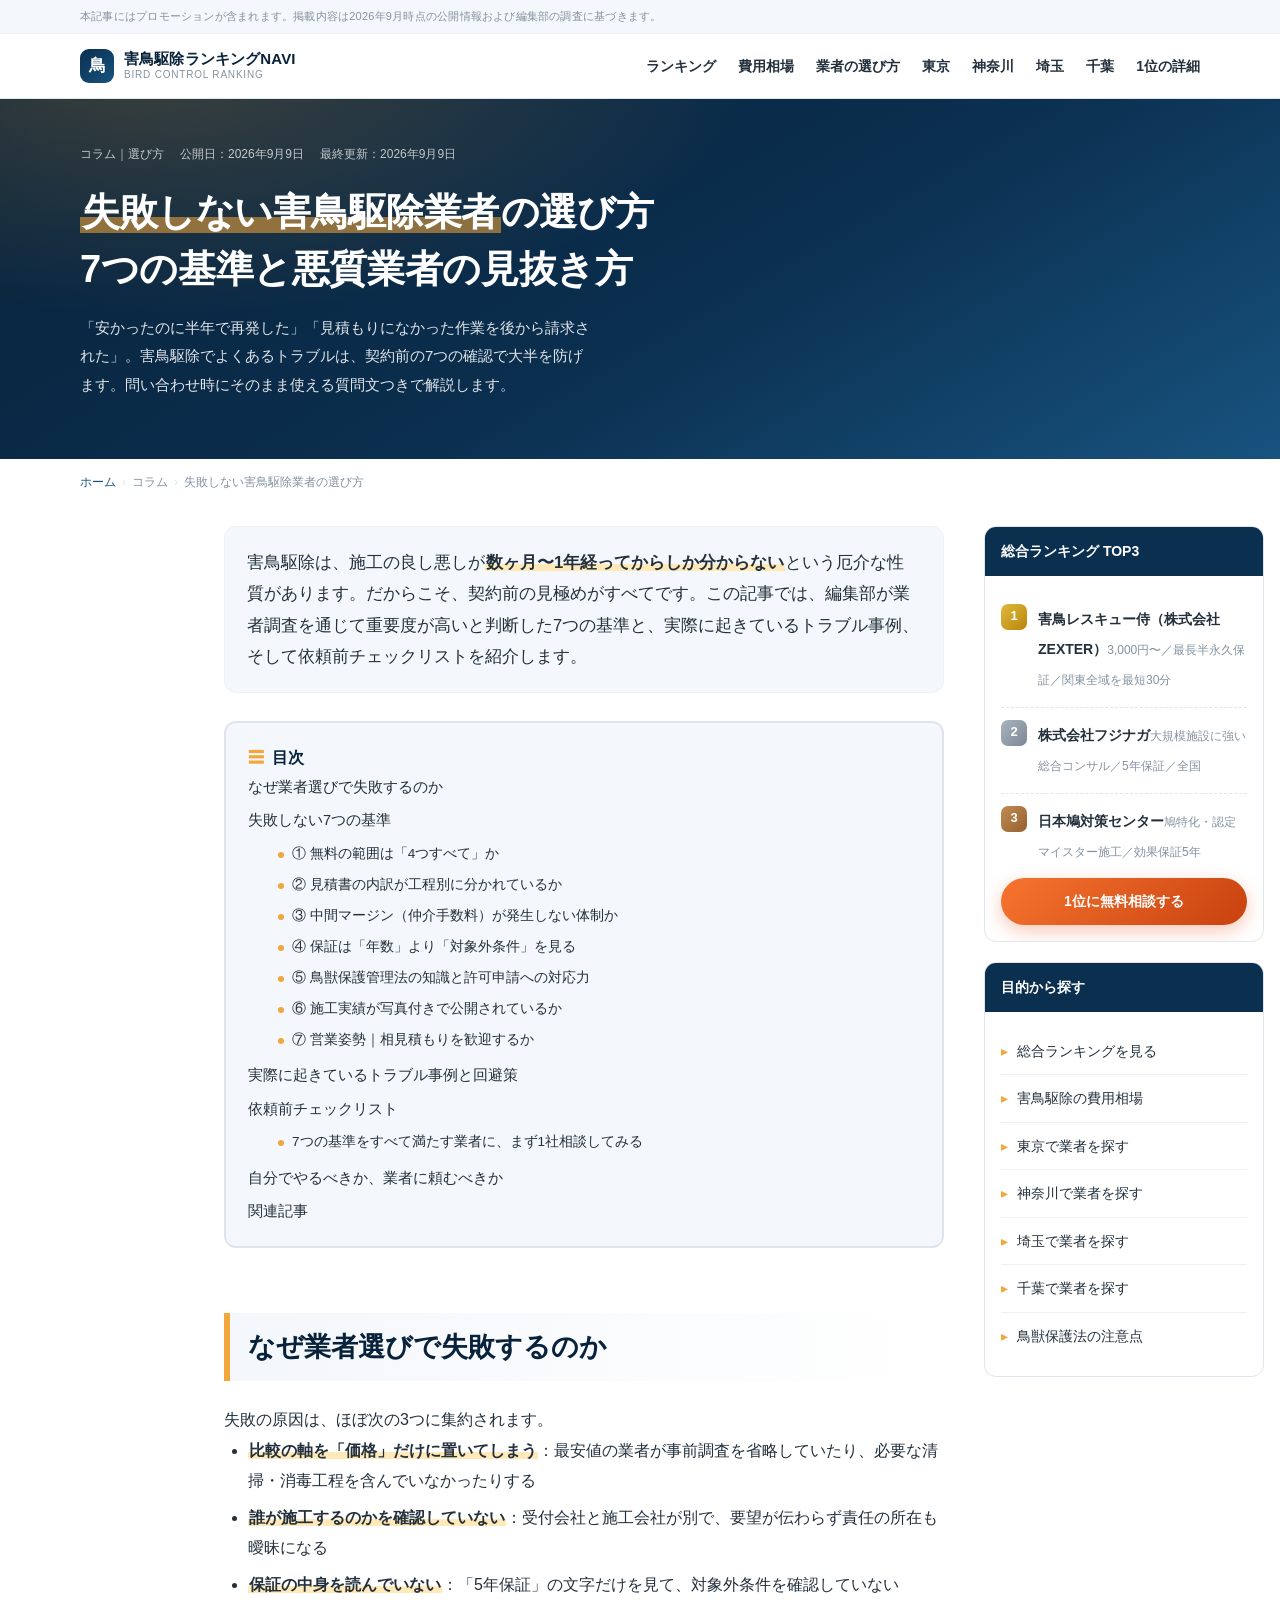
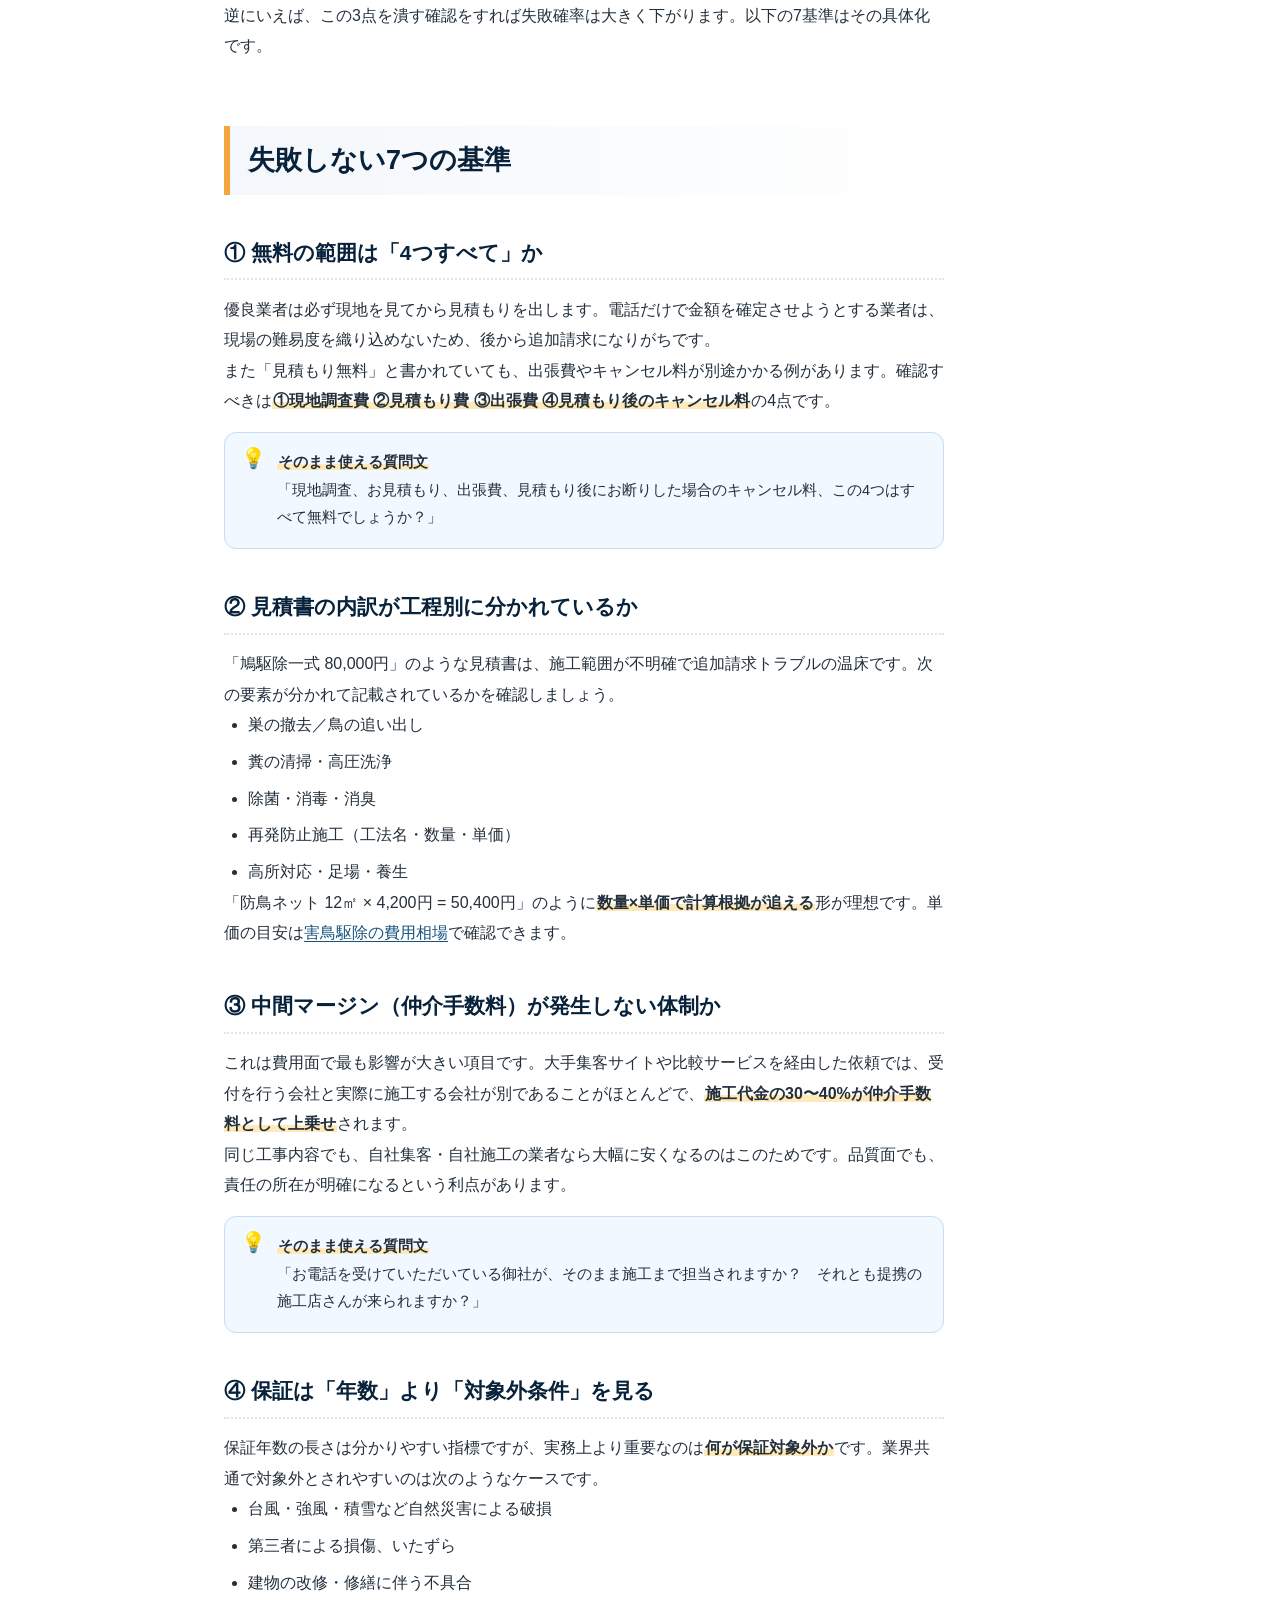
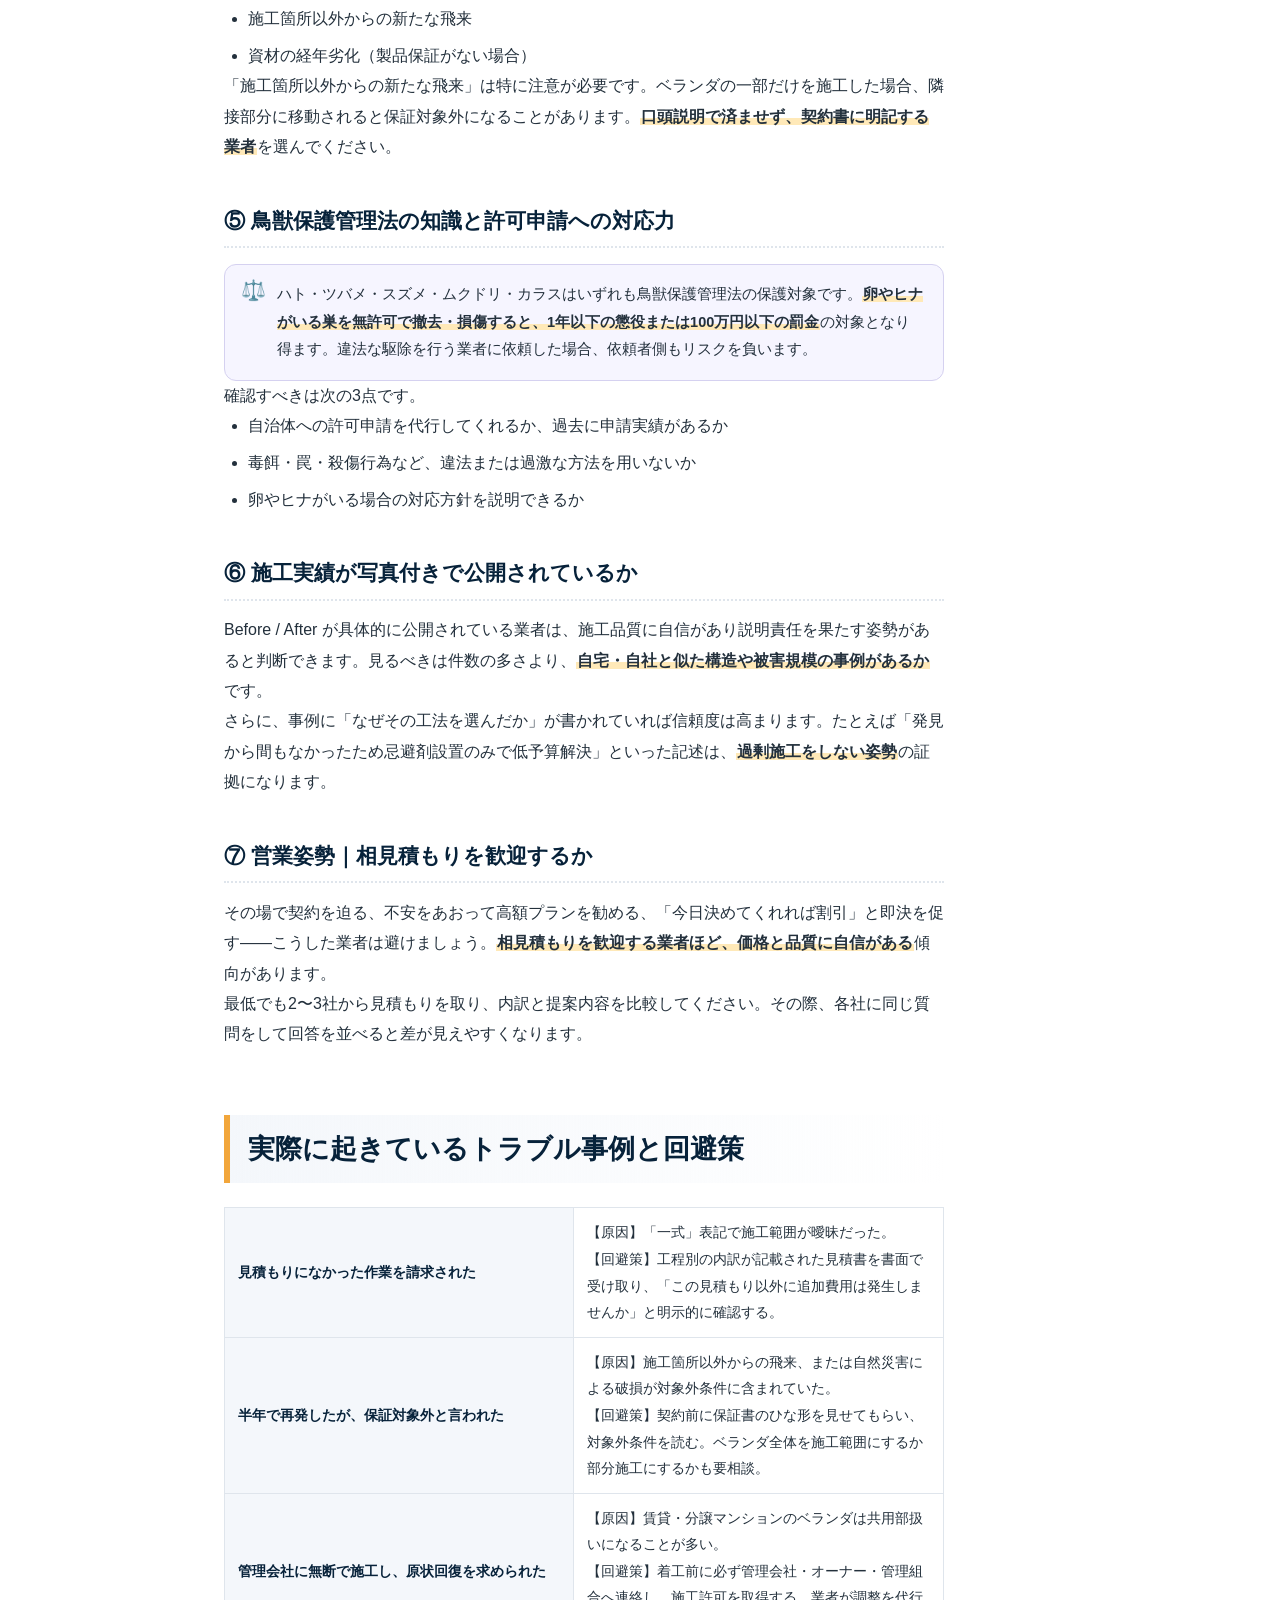
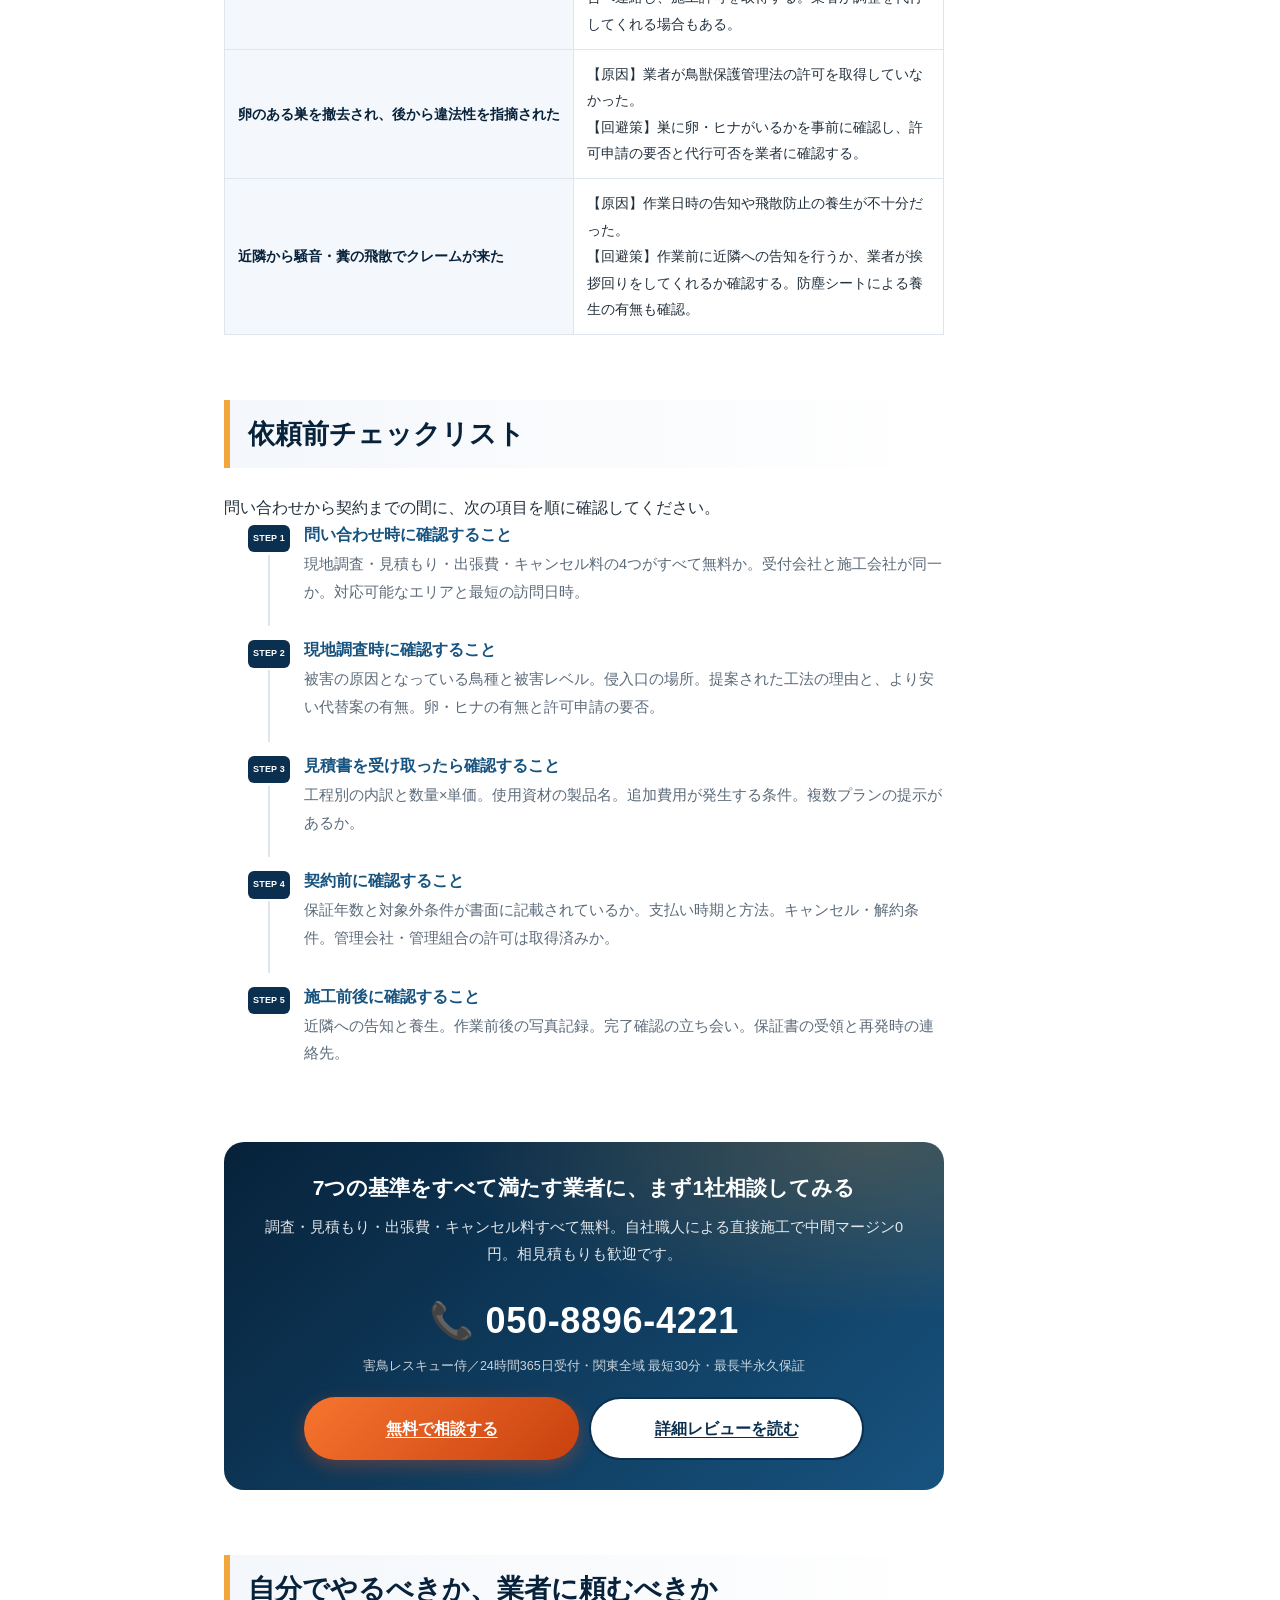
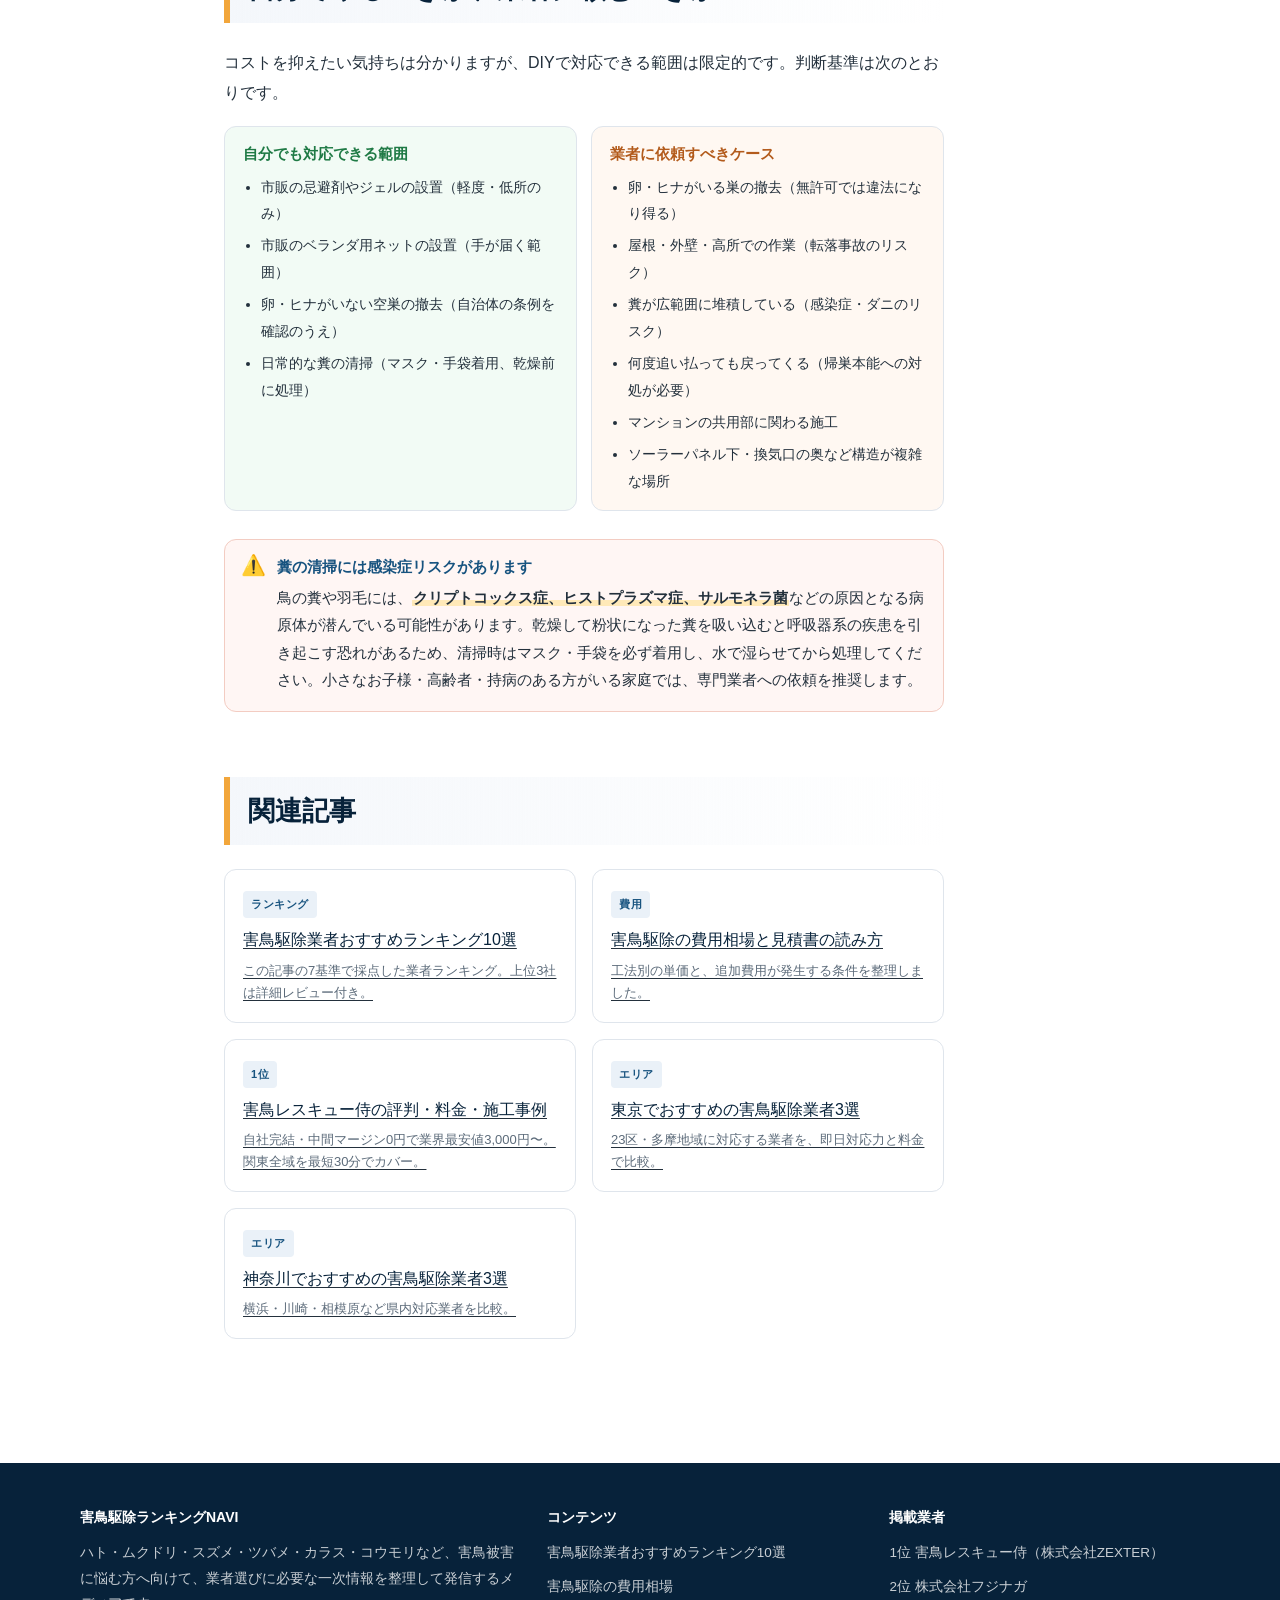
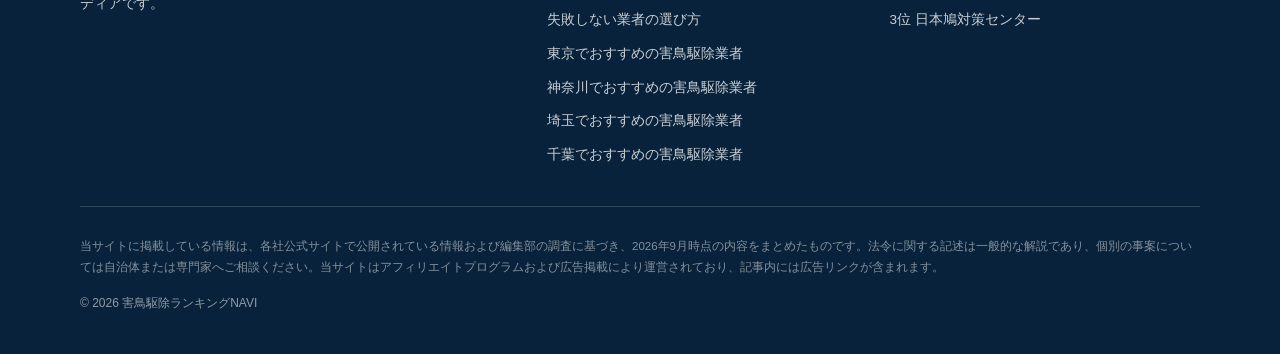
<file: columns/erabikata.html>
<!DOCTYPE html>
<html lang="ja">

<head>
  <meta charset="UTF-8">
  <meta name="viewport" content="width=device-width, initial-scale=1, viewport-fit=cover">
  <title>失敗しない害鳥駆除業者の選び方7つの基準｜悪質業者の見抜き方とトラブル回避策｜害鳥駆除ランキングNAVI</title>
  <meta name="description"
    content="害鳥駆除業者の選び方を7つの基準で解説。無料の範囲の確認方法、見積書の読み方、中間マージンの見抜き方、保証の落とし穴、鳥獣保護管理法への対応力まで。実際に起きているトラブル事例と回避策、依頼前チェックリスト付き。">
  <meta name="robots" content="index, follow, max-image-preview:large, max-snippet:-1">
  <link rel="canonical" href="https://hato-taisaku.osusume-navi.info/columns/erabikata.html">
  <meta name="theme-color" content="#0b2f4f">

  <meta property="og:type" content="article">
  <meta property="og:site_name" content="害鳥駆除ランキングNAVI">
  <meta property="og:title" content="失敗しない害鳥駆除業者の選び方7つの基準｜悪質業者の見抜き方">
  <meta property="og:description" content="無料の範囲、見積書の読み方、中間マージン、保証の落とし穴。契約前に確認すべき7項目を解説します。">
  <meta property="og:url" content="https://hato-taisaku.osusume-navi.info/columns/erabikata.html">
  <meta property="og:locale" content="ja_JP">
  <meta name="twitter:card" content="summary_large_image">

  <link rel="stylesheet" href="../assets/css/style.css">
  <script src="../assets/js/main.js" defer></script>

  <script type="application/ld+json">
{
  "@context": "https://schema.org",
  "@graph": [
    {
      "@type": "Article",
      "headline": "失敗しない害鳥駆除業者の選び方7つの基準｜悪質業者の見抜き方とトラブル回避策",
      "inLanguage": "ja",
      "datePublished": "2026-09-09",
      "dateModified": "2026-09-09",
      "mainEntityOfPage": { "@id": "https://hato-taisaku.osusume-navi.info/columns/erabikata.html" },
      "author": { "@type": "Organization", "name": "害鳥駆除ランキングNAVI 編集部" },
      "publisher": { "@type": "Organization", "name": "害鳥駆除ランキングNAVI 編集部" }
    },
    {
      "@type": "BreadcrumbList",
      "itemListElement": [
        { "@type": "ListItem", "position": 1, "name": "ホーム", "item": "https://hato-taisaku.osusume-navi.info/" },
        { "@type": "ListItem", "position": 2, "name": "コラム", "item": "https://hato-taisaku.osusume-navi.info/columns/erabikata.html" },
        { "@type": "ListItem", "position": 3, "name": "失敗しない害鳥駆除業者の選び方" }
      ]
    },
    {
      "@type": "HowTo",
      "name": "失敗しない害鳥駆除業者の選び方",
      "description": "害鳥駆除業者を選ぶ際に確認すべき7つの基準",
      "step": [
        { "@type": "HowToStep", "name": "無料の範囲を確認する", "text": "現地調査・見積もり・出張費・キャンセル料の4つすべてが0円かを問い合わせ時に確認します。" },
        { "@type": "HowToStep", "name": "見積書の内訳を確認する", "text": "巣撤去・清掃・消毒・再発防止施工・高所対応が工程別に金額表示されているかを確認します。" },
        { "@type": "HowToStep", "name": "中間マージンの有無を確認する", "text": "受付をする会社と実際に施工する会社が同一かを確認します。仲介型では施工代金の30〜40%が上乗せされます。" },
        { "@type": "HowToStep", "name": "保証の対象外条件を確認する", "text": "保証年数だけでなく、何が保証対象外かが契約書に明記されているかを確認します。" },
        { "@type": "HowToStep", "name": "鳥獣保護管理法への対応力を確認する", "text": "許可申請の代行実績があるか、殺傷を伴う違法な方法を用いないかを確認します。" },
        { "@type": "HowToStep", "name": "施工実績を確認する", "text": "自宅と似た構造・被害規模の事例が写真付きで公開されているかを確認します。" },
        { "@type": "HowToStep", "name": "営業姿勢を確認する", "text": "その場で契約を迫らないか、相見積もりを歓迎するかを確認します。" }
      ]
    }
  ]
}
</script>
</head>

<body>

  <div class="pr-bar">
    <div class="wrap">本記事にはプロモーションが含まれます。掲載内容は2026年9月時点の公開情報および編集部の調査に基づきます。</div>
  </div>

  <header class="site-header">
    <div class="wrap header-inner">
      <a class="logo" href="../index.html">
        <span class="logo-mark" aria-hidden="true">鳥</span>
        <span class="logo-text">
          <b>害鳥駆除ランキングNAVI</b>
          <span>BIRD CONTROL RANKING</span>
        </span>
      </a>
      <button class="nav-toggle" type="button" aria-expanded="false" aria-controls="gnav"
        aria-label="メニューを開く"><span></span></button>
      <nav class="gnav" id="gnav" aria-label="グローバルナビゲーション">
        <ul>
          <li><a href="../index.html#ranking">ランキング</a></li>
          <li><a href="hiyou-souba.html">費用相場</a></li>
          <li><a href="erabikata.html">業者の選び方</a></li>
          <li><a href="../areas/tokyo.html">東京</a></li>
          <li><a href="../areas/kanagawa.html">神奈川</a></li>
          <li><a href="../areas/saitama.html">埼玉</a></li>
          <li><a href="../areas/chiba.html">千葉</a></li>
          <li><a href="../companies/rescue-samurai.html">1位の詳細</a></li>
        </ul>
      </nav>
    </div>
  </header>

  <section class="hero">
    <div class="wrap">
      <div class="hero-meta">
        <span>コラム｜選び方</span>
        <span>公開日：2026年9月9日</span>
        <span>最終更新：2026年9月9日</span>
      </div>
      <h1><span class="hl">失敗しない害鳥駆除業者</span>の選び方<br>7つの基準と悪質業者の見抜き方</h1>
      <p>「安かったのに半年で再発した」「見積もりになかった作業を後から請求された」。害鳥駆除でよくあるトラブルは、契約前の7つの確認で大半を防げます。問い合わせ時にそのまま使える質問文つきで解説します。</p>
    </div>
  </section>

  <div class="wrap">
    <nav class="breadcrumb" aria-label="パンくずリスト">
      <ol>
        <li><a href="../index.html">ホーム</a></li>
        <li>コラム</li>
        <li>失敗しない害鳥駆除業者の選び方</li>
      </ol>
    </nav>
  </div>

  <div class="wrap layout">
    <main>
      <article class="article" data-toc-source>

        <p class="lead">
          害鳥駆除は、施工の良し悪しが<strong>数ヶ月〜1年経ってからしか分からない</strong>という厄介な性質があります。だからこそ、契約前の見極めがすべてです。この記事では、編集部が業者調査を通じて重要度が高いと判断した7つの基準と、実際に起きているトラブル事例、そして依頼前チェックリストを紹介します。
        </p>

        <nav class="toc mt-m" aria-label="目次">
          <p class="toc-title">目次</p>
          <div id="toc"></div>
        </nav>

        <h2 id="why">なぜ業者選びで失敗するのか</h2>
        <p>失敗の原因は、ほぼ次の3つに集約されます。</p>
        <ul>
          <li><strong>比較の軸を「価格」だけに置いてしまう</strong>：最安値の業者が事前調査を省略していたり、必要な清掃・消毒工程を含んでいなかったりする</li>
          <li><strong>誰が施工するのかを確認していない</strong>：受付会社と施工会社が別で、要望が伝わらず責任の所在も曖昧になる</li>
          <li><strong>保証の中身を読んでいない</strong>：「5年保証」の文字だけを見て、対象外条件を確認していない</li>
        </ul>
        <p>逆にいえば、この3点を潰す確認をすれば失敗確率は大きく下がります。以下の7基準はその具体化です。</p>

        <h2 id="criteria">失敗しない7つの基準</h2>

        <h3 id="c1">① 無料の範囲は「4つすべて」か</h3>
        <p>優良業者は必ず現地を見てから見積もりを出します。電話だけで金額を確定させようとする業者は、現場の難易度を織り込めないため、後から追加請求になりがちです。</p>
        <p>また「見積もり無料」と書かれていても、出張費やキャンセル料が別途かかる例があります。確認すべきは<strong>①現地調査費 ②見積もり費 ③出張費 ④見積もり後のキャンセル料</strong>の4点です。</p>
        <div class="callout callout-note">
          <p><strong>そのまま使える質問文</strong><br>「現地調査、お見積もり、出張費、見積もり後にお断りした場合のキャンセル料、この4つはすべて無料でしょうか？」</p>
        </div>

        <h3 id="c2">② 見積書の内訳が工程別に分かれているか</h3>
        <p>「鳩駆除一式 80,000円」のような見積書は、施工範囲が不明確で追加請求トラブルの温床です。次の要素が分かれて記載されているかを確認しましょう。</p>
        <ul>
          <li>巣の撤去／鳥の追い出し</li>
          <li>糞の清掃・高圧洗浄</li>
          <li>除菌・消毒・消臭</li>
          <li>再発防止施工（工法名・数量・単価）</li>
          <li>高所対応・足場・養生</li>
        </ul>
        <p>「防鳥ネット 12㎡ × 4,200円 = 50,400円」のように<strong>数量×単価で計算根拠が追える</strong>形が理想です。単価の目安は<a
            href="hiyou-souba.html">害鳥駆除の費用相場</a>で確認できます。</p>

        <h3 id="c3">③ 中間マージン（仲介手数料）が発生しない体制か</h3>
        <p>
          これは費用面で最も影響が大きい項目です。大手集客サイトや比較サービスを経由した依頼では、受付を行う会社と実際に施工する会社が別であることがほとんどで、<strong>施工代金の30〜40%が仲介手数料として上乗せ</strong>されます。
        </p>
        <p>同じ工事内容でも、自社集客・自社施工の業者なら大幅に安くなるのはこのためです。品質面でも、責任の所在が明確になるという利点があります。</p>
        <div class="callout callout-note">
          <p><strong>そのまま使える質問文</strong><br>「お電話を受けていただいている御社が、そのまま施工まで担当されますか？　それとも提携の施工店さんが来られますか？」</p>
        </div>

        <h3 id="c4">④ 保証は「年数」より「対象外条件」を見る</h3>
        <p>保証年数の長さは分かりやすい指標ですが、実務上より重要なのは<strong>何が保証対象外か</strong>です。業界共通で対象外とされやすいのは次のようなケースです。</p>
        <ul>
          <li>台風・強風・積雪など自然災害による破損</li>
          <li>第三者による損傷、いたずら</li>
          <li>建物の改修・修繕に伴う不具合</li>
          <li>施工箇所以外からの新たな飛来</li>
          <li>資材の経年劣化（製品保証がない場合）</li>
        </ul>
        <p>
          「施工箇所以外からの新たな飛来」は特に注意が必要です。ベランダの一部だけを施工した場合、隣接部分に移動されると保証対象外になることがあります。<strong>口頭説明で済ませず、契約書に明記する業者</strong>を選んでください。
        </p>

        <h3 id="c5">⑤ 鳥獣保護管理法の知識と許可申請への対応力</h3>
        <div class="callout callout-law">
          <p>
            ハト・ツバメ・スズメ・ムクドリ・カラスはいずれも鳥獣保護管理法の保護対象です。<strong>卵やヒナがいる巣を無許可で撤去・損傷すると、1年以下の懲役または100万円以下の罰金</strong>の対象となり得ます。違法な駆除を行う業者に依頼した場合、依頼者側もリスクを負います。
          </p>
        </div>
        <p>確認すべきは次の3点です。</p>
        <ul>
          <li>自治体への許可申請を代行してくれるか、過去に申請実績があるか</li>
          <li>毒餌・罠・殺傷行為など、違法または過激な方法を用いないか</li>
          <li>卵やヒナがいる場合の対応方針を説明できるか</li>
        </ul>

        <h3 id="c6">⑥ 施工実績が写真付きで公開されているか</h3>
        <p>Before / After
          が具体的に公開されている業者は、施工品質に自信があり説明責任を果たす姿勢があると判断できます。見るべきは件数の多さより、<strong>自宅・自社と似た構造や被害規模の事例があるか</strong>です。</p>
        <p>
          さらに、事例に「なぜその工法を選んだか」が書かれていれば信頼度は高まります。たとえば「発見から間もなかったため忌避剤設置のみで低予算解決」といった記述は、<strong>過剰施工をしない姿勢</strong>の証拠になります。
        </p>

        <h3 id="c7">⑦ 営業姿勢｜相見積もりを歓迎するか</h3>
        <p>
          その場で契約を迫る、不安をあおって高額プランを勧める、「今日決めてくれれば割引」と即決を促す——こうした業者は避けましょう。<strong>相見積もりを歓迎する業者ほど、価格と品質に自信がある</strong>傾向があります。
        </p>
        <p>最低でも2〜3社から見積もりを取り、内訳と提案内容を比較してください。その際、各社に同じ質問をして回答を並べると差が見えやすくなります。</p>

        <h2 id="troubles">実際に起きているトラブル事例と回避策</h2>

        <div class="table-scroll">
          <table class="spec">
            <tbody>
              <tr>
                <th>見積もりになかった作業を請求された</th>
                <td>【原因】「一式」表記で施工範囲が曖昧だった。<br>【回避策】工程別の内訳が記載された見積書を書面で受け取り、「この見積もり以外に追加費用は発生しませんか」と明示的に確認する。</td>
              </tr>
              <tr>
                <th>半年で再発したが、保証対象外と言われた</th>
                <td>
                  【原因】施工箇所以外からの飛来、または自然災害による破損が対象外条件に含まれていた。<br>【回避策】契約前に保証書のひな形を見せてもらい、対象外条件を読む。ベランダ全体を施工範囲にするか部分施工にするかも要相談。
                </td>
              </tr>
              <tr>
                <th>管理会社に無断で施工し、原状回復を求められた</th>
                <td>【原因】賃貸・分譲マンションのベランダは共用部扱いになることが多い。<br>【回避策】着工前に必ず管理会社・オーナー・管理組合へ連絡し、施工許可を取得する。業者が調整を代行してくれる場合もある。
                </td>
              </tr>
              <tr>
                <th>卵のある巣を撤去され、後から違法性を指摘された</th>
                <td>【原因】業者が鳥獣保護管理法の許可を取得していなかった。<br>【回避策】巣に卵・ヒナがいるかを事前に確認し、許可申請の要否と代行可否を業者に確認する。</td>
              </tr>
              <tr>
                <th>近隣から騒音・糞の飛散でクレームが来た</th>
                <td>【原因】作業日時の告知や飛散防止の養生が不十分だった。<br>【回避策】作業前に近隣への告知を行うか、業者が挨拶回りをしてくれるか確認する。防塵シートによる養生の有無も確認。</td>
              </tr>
            </tbody>
          </table>
        </div>

        <h2 id="checklist">依頼前チェックリスト</h2>
        <p>問い合わせから契約までの間に、次の項目を順に確認してください。</p>

        <ol class="steps">
          <li>
            <h4>問い合わせ時に確認すること</h4>
            <p>現地調査・見積もり・出張費・キャンセル料の4つがすべて無料か。受付会社と施工会社が同一か。対応可能なエリアと最短の訪問日時。</p>
          </li>
          <li>
            <h4>現地調査時に確認すること</h4>
            <p>被害の原因となっている鳥種と被害レベル。侵入口の場所。提案された工法の理由と、より安い代替案の有無。卵・ヒナの有無と許可申請の要否。</p>
          </li>
          <li>
            <h4>見積書を受け取ったら確認すること</h4>
            <p>工程別の内訳と数量×単価。使用資材の製品名。追加費用が発生する条件。複数プランの提示があるか。</p>
          </li>
          <li>
            <h4>契約前に確認すること</h4>
            <p>保証年数と対象外条件が書面に記載されているか。支払い時期と方法。キャンセル・解約条件。管理会社・管理組合の許可は取得済みか。</p>
          </li>
          <li>
            <h4>施工前後に確認すること</h4>
            <p>近隣への告知と養生。作業前後の写真記録。完了確認の立ち会い。保証書の受領と再発時の連絡先。</p>
          </li>
        </ol>

        <div class="cta-panel mt-l">
          <h3>7つの基準をすべて満たす業者に、まず1社相談してみる</h3>
          <p>調査・見積もり・出張費・キャンセル料すべて無料。自社職人による直接施工で中間マージン0円。相見積もりも歓迎です。</p>
          <a class="tel" href="tel:05088964221">📞 050-8896-4221</a>
          <p class="tel-sub">害鳥レスキュー侍／24時間365日受付・関東全域 最短30分・最長半永久保証</p>
          <div class="cta-row" style="max-width:560px;margin-inline:auto;">
            <a class="btn btn-cta" href="https://rescue-samurai.com/" target="_blank" rel="noopener">無料で相談する</a>
            <a class="btn btn-ghost" href="../companies/rescue-samurai.html">詳細レビューを読む</a>
          </div>
        </div>

        <h2 id="diy">自分でやるべきか、業者に頼むべきか</h2>
        <p>コストを抑えたい気持ちは分かりますが、DIYで対応できる範囲は限定的です。判断基準は次のとおりです。</p>

        <div class="proscons">
          <div class="pros">
            <h4>自分でも対応できる範囲</h4>
            <ul>
              <li>市販の忌避剤やジェルの設置（軽度・低所のみ）</li>
              <li>市販のベランダ用ネットの設置（手が届く範囲）</li>
              <li>卵・ヒナがいない空巣の撤去（自治体の条例を確認のうえ）</li>
              <li>日常的な糞の清掃（マスク・手袋着用、乾燥前に処理）</li>
            </ul>
          </div>
          <div class="cons">
            <h4>業者に依頼すべきケース</h4>
            <ul>
              <li>卵・ヒナがいる巣の撤去（無許可では違法になり得る）</li>
              <li>屋根・外壁・高所での作業（転落事故のリスク）</li>
              <li>糞が広範囲に堆積している（感染症・ダニのリスク）</li>
              <li>何度追い払っても戻ってくる（帰巣本能への対処が必要）</li>
              <li>マンションの共用部に関わる施工</li>
              <li>ソーラーパネル下・換気口の奥など構造が複雑な場所</li>
            </ul>
          </div>
        </div>

        <div class="callout callout-warn mt-m">
          <h4>糞の清掃には感染症リスクがあります</h4>
          <p>
            鳥の糞や羽毛には、<strong>クリプトコックス症、ヒストプラズマ症、サルモネラ菌</strong>などの原因となる病原体が潜んでいる可能性があります。乾燥して粉状になった糞を吸い込むと呼吸器系の疾患を引き起こす恐れがあるため、清掃時はマスク・手袋を必ず着用し、水で湿らせてから処理してください。小さなお子様・高齢者・持病のある方がいる家庭では、専門業者への依頼を推奨します。
          </p>
        </div>

        <h2 id="related">関連記事</h2>
        <div class="card-grid">
          <a class="card" href="../index.html">
            <span class="tag">ランキング</span>
            <p class="card-title">害鳥駆除業者おすすめランキング10選</p>
            <p>この記事の7基準で採点した業者ランキング。上位3社は詳細レビュー付き。</p>
          </a>
          <a class="card" href="hiyou-souba.html">
            <span class="tag">費用</span>
            <p class="card-title">害鳥駆除の費用相場と見積書の読み方</p>
            <p>工法別の単価と、追加費用が発生する条件を整理しました。</p>
          </a>
          <a class="card" href="../companies/rescue-samurai.html">
            <span class="tag">1位</span>
            <p class="card-title">害鳥レスキュー侍の評判・料金・施工事例</p>
            <p>自社完結・中間マージン0円で業界最安値3,000円〜。関東全域を最短30分でカバー。</p>
          </a>
          <a class="card" href="../areas/tokyo.html">
            <span class="tag">エリア</span>
            <p class="card-title">東京でおすすめの害鳥駆除業者3選</p>
            <p>23区・多摩地域に対応する業者を、即日対応力と料金で比較。</p>
          </a>
          <a class="card" href="../areas/kanagawa.html">
            <span class="tag">エリア</span>
            <p class="card-title">神奈川でおすすめの害鳥駆除業者3選</p>
            <p>横浜・川崎・相模原など県内対応業者を比較。</p>
          </a>
        </div>

      </article>
    </main>

    <aside class="sidebar">
      <div class="widget">
        <p class="widget-title">総合ランキング TOP3</p>
        <div class="widget-body">
          <ul class="widget-rank">
            <li><span class="no">1</span><a href="../companies/rescue-samurai.html"><span
                  class="nm">害鳥レスキュー侍（株式会社ZEXTER）</span><span class="ds">3,000円〜／最長半永久保証／関東全域を最短30分</span></a></li>
            <li><span class="no">2</span><a href="../companies/fujinaga.html"><span class="nm">株式会社フジナガ</span><span
                  class="ds">大規模施設に強い総合コンサル／5年保証／全国</span></a></li>
            <li><span class="no">3</span><a href="../companies/hatotaisaku.html"><span class="nm">日本鳩対策センター</span><span
                  class="ds">鳩特化・認定マイスター施工／効果保証5年</span></a></li>
          </ul>
          <a class="btn btn-cta btn-sm btn-block mt-s" href="https://rescue-samurai.com/" target="_blank"
            rel="noopener">1位に無料相談する</a>
        </div>
      </div>

      <!-- <div class="widget">
        <p class="widget-title">緊急のご相談はこちら</p>
        <div class="widget-body text-center">
          <p class="small mt-0">24時間365日受付・最短30分で現地へ</p>
          <a href="tel:05088964221"
            style="font-size:24px;font-weight:700;color:var(--c-navy-dark);text-decoration:none;">050-8896-4221</a>
          <p class="small">相談・現地調査・見積もりすべて無料</p>
          <a class="btn btn-line btn-sm btn-block" href="https://rescue-samurai.com/" target="_blank"
            rel="noopener">LINEで写真を送って相談</a>
        </div>
      </div> -->

      <div class="widget">
        <p class="widget-title">目的から探す</p>
        <div class="widget-body">
          <ul class="link-list">
            <li><a href="../index.html">総合ランキングを見る</a></li>
            <li><a href="hiyou-souba.html">害鳥駆除の費用相場</a></li>
            <li><a href="../areas/tokyo.html">東京で業者を探す</a></li>
            <li><a href="../areas/kanagawa.html">神奈川で業者を探す</a></li>
            <li><a href="../areas/saitama.html">埼玉で業者を探す</a></li>
            <li><a href="../areas/chiba.html">千葉で業者を探す</a></li>
            <li><a href="../index.html#law">鳥獣保護法の注意点</a></li>
          </ul>
        </div>
      </div>
    </aside>
  </div>

  <footer class="site-footer">
    <div class="wrap">
      <div class="footer-grid">
        <div>
          <h4>害鳥駆除ランキングNAVI</h4>
          <p style="margin:0 0 12px;">ハト・ムクドリ・スズメ・ツバメ・カラス・コウモリなど、害鳥被害に悩む方へ向けて、業者選びに必要な一次情報を整理して発信するメディアです。</p>
        </div>
        <div>
          <h4>コンテンツ</h4>
          <ul>
            <li><a href="../index.html">害鳥駆除業者おすすめランキング10選</a></li>
            <li><a href="hiyou-souba.html">害鳥駆除の費用相場</a></li>
            <li><a href="erabikata.html">失敗しない業者の選び方</a></li>
            <li><a href="../areas/tokyo.html">東京でおすすめの害鳥駆除業者</a></li>
            <li><a href="../areas/kanagawa.html">神奈川でおすすめの害鳥駆除業者</a></li>
            <li><a href="../areas/saitama.html">埼玉でおすすめの害鳥駆除業者</a></li>
            <li><a href="../areas/chiba.html">千葉でおすすめの害鳥駆除業者</a></li>
          </ul>
        </div>
        <div>
          <h4>掲載業者</h4>
          <ul>
            <li><a href="../companies/rescue-samurai.html">1位 害鳥レスキュー侍（株式会社ZEXTER）</a></li>
            <li><a href="../companies/fujinaga.html">2位 株式会社フジナガ</a></li>
            <li><a href="../companies/hatotaisaku.html">3位 日本鳩対策センター</a></li>
          </ul>
        </div>
      </div>
      <div class="footer-bottom">
        <p class="footer-disclaimer">
          当サイトに掲載している情報は、各社公式サイトで公開されている情報および編集部の調査に基づき、2026年9月時点の内容をまとめたものです。法令に関する記述は一般的な解説であり、個別の事案については自治体または専門家へご相談ください。当サイトはアフィリエイトプログラムおよび広告掲載により運営されており、記事内には広告リンクが含まれます。
        </p>
        <p>&copy; 2026 害鳥駆除ランキングNAVI</p>
      </div>
    </div>
  </footer>

  <div class="sticky-cta" aria-label="お問い合わせ">
    <a class="btn btn-tel" href="../companies/rescue-samurai.html">レスキュー侍の評判</a>
    <a class="btn btn-cta" href="https://rescue-samurai.com/" target="_blank" rel="noopener">1位の公式サイトへ</a>
  </div>

  <button class="to-top" type="button" aria-label="ページ上部へ戻る">↑</button>

</body>

</html>
</file>
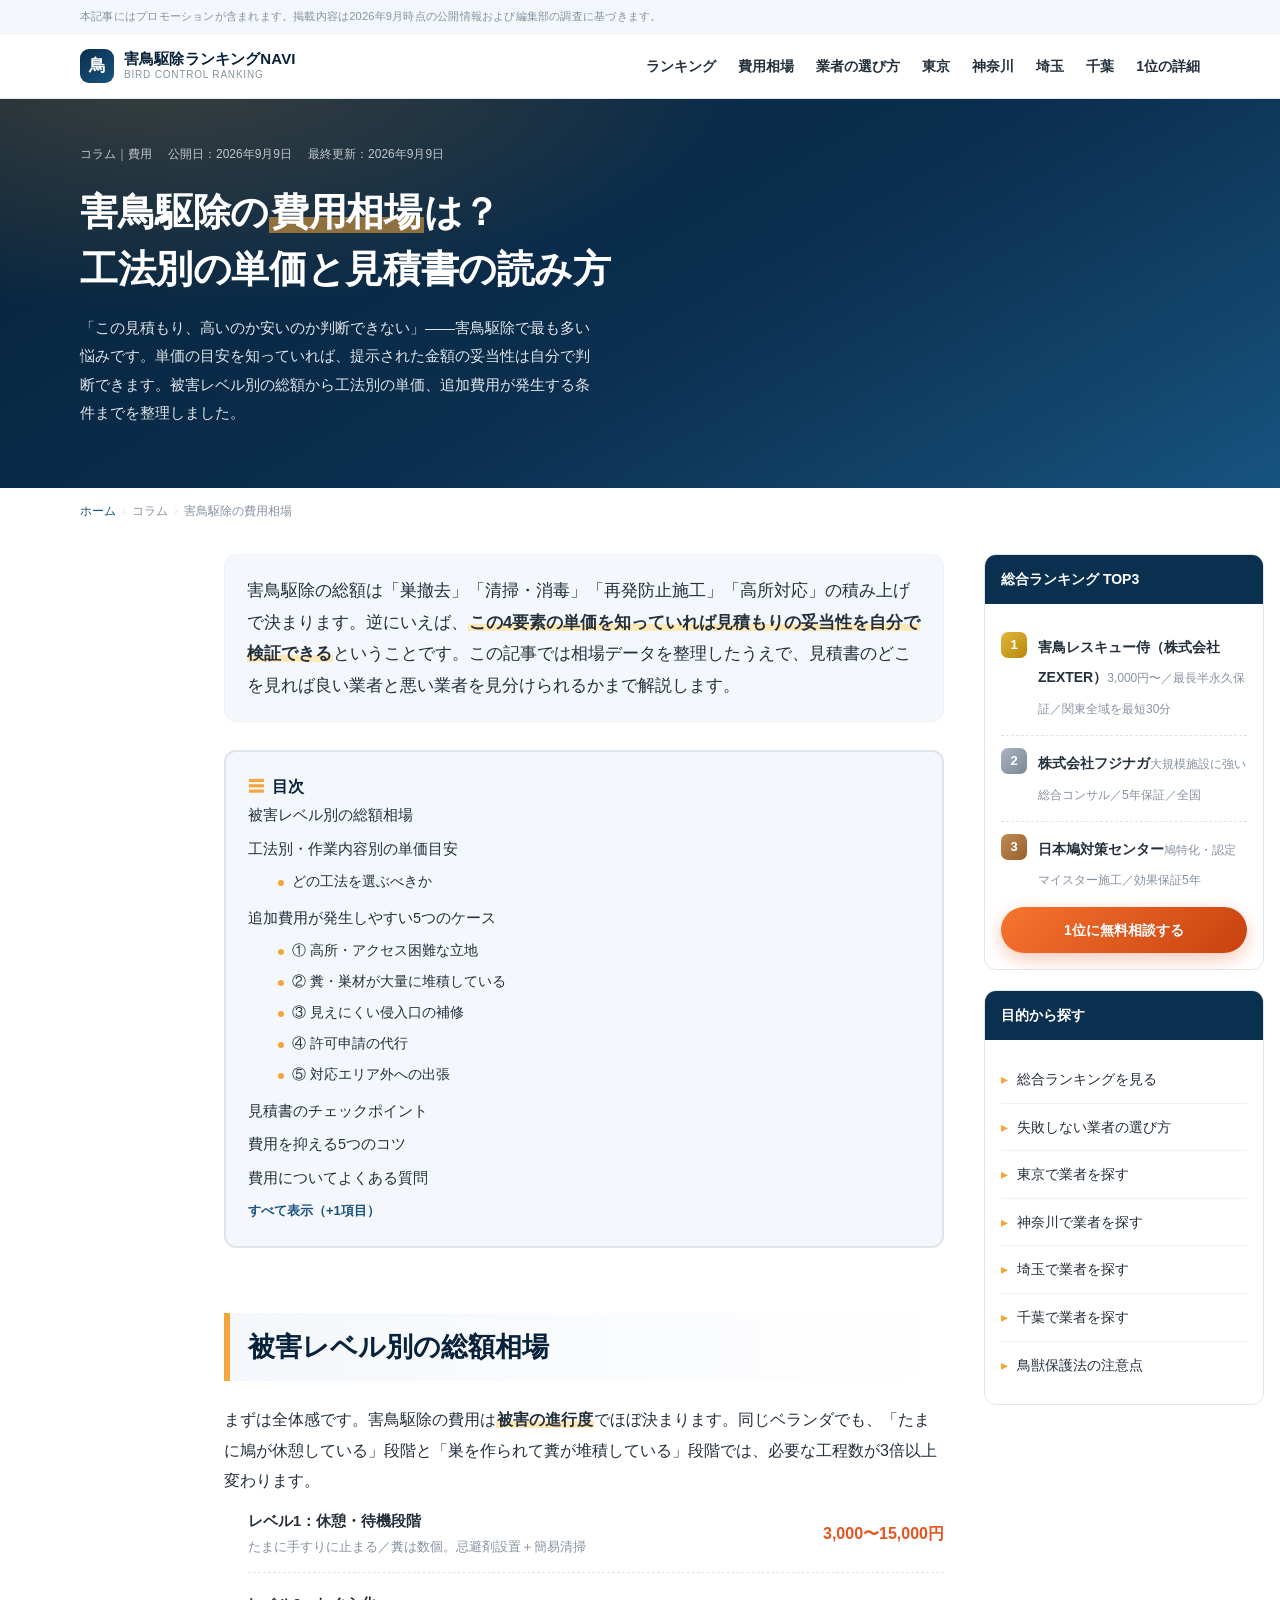
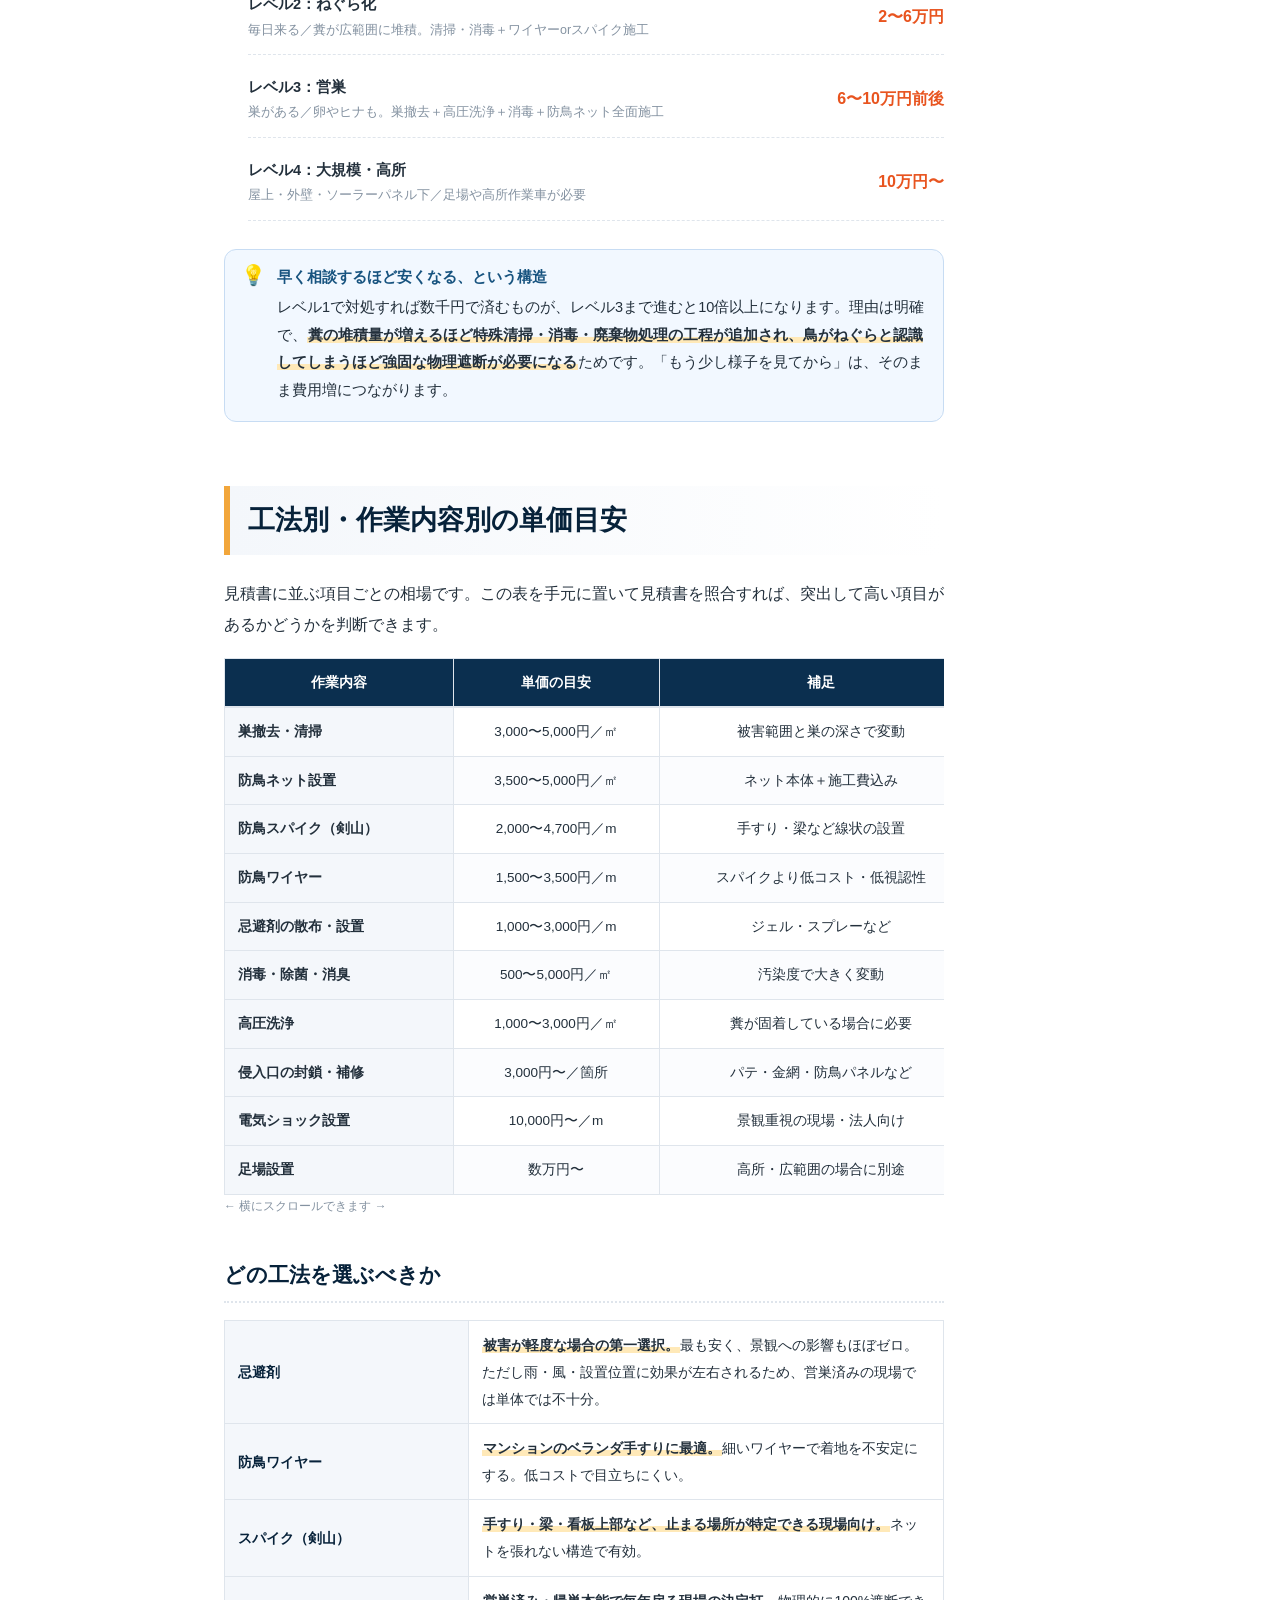
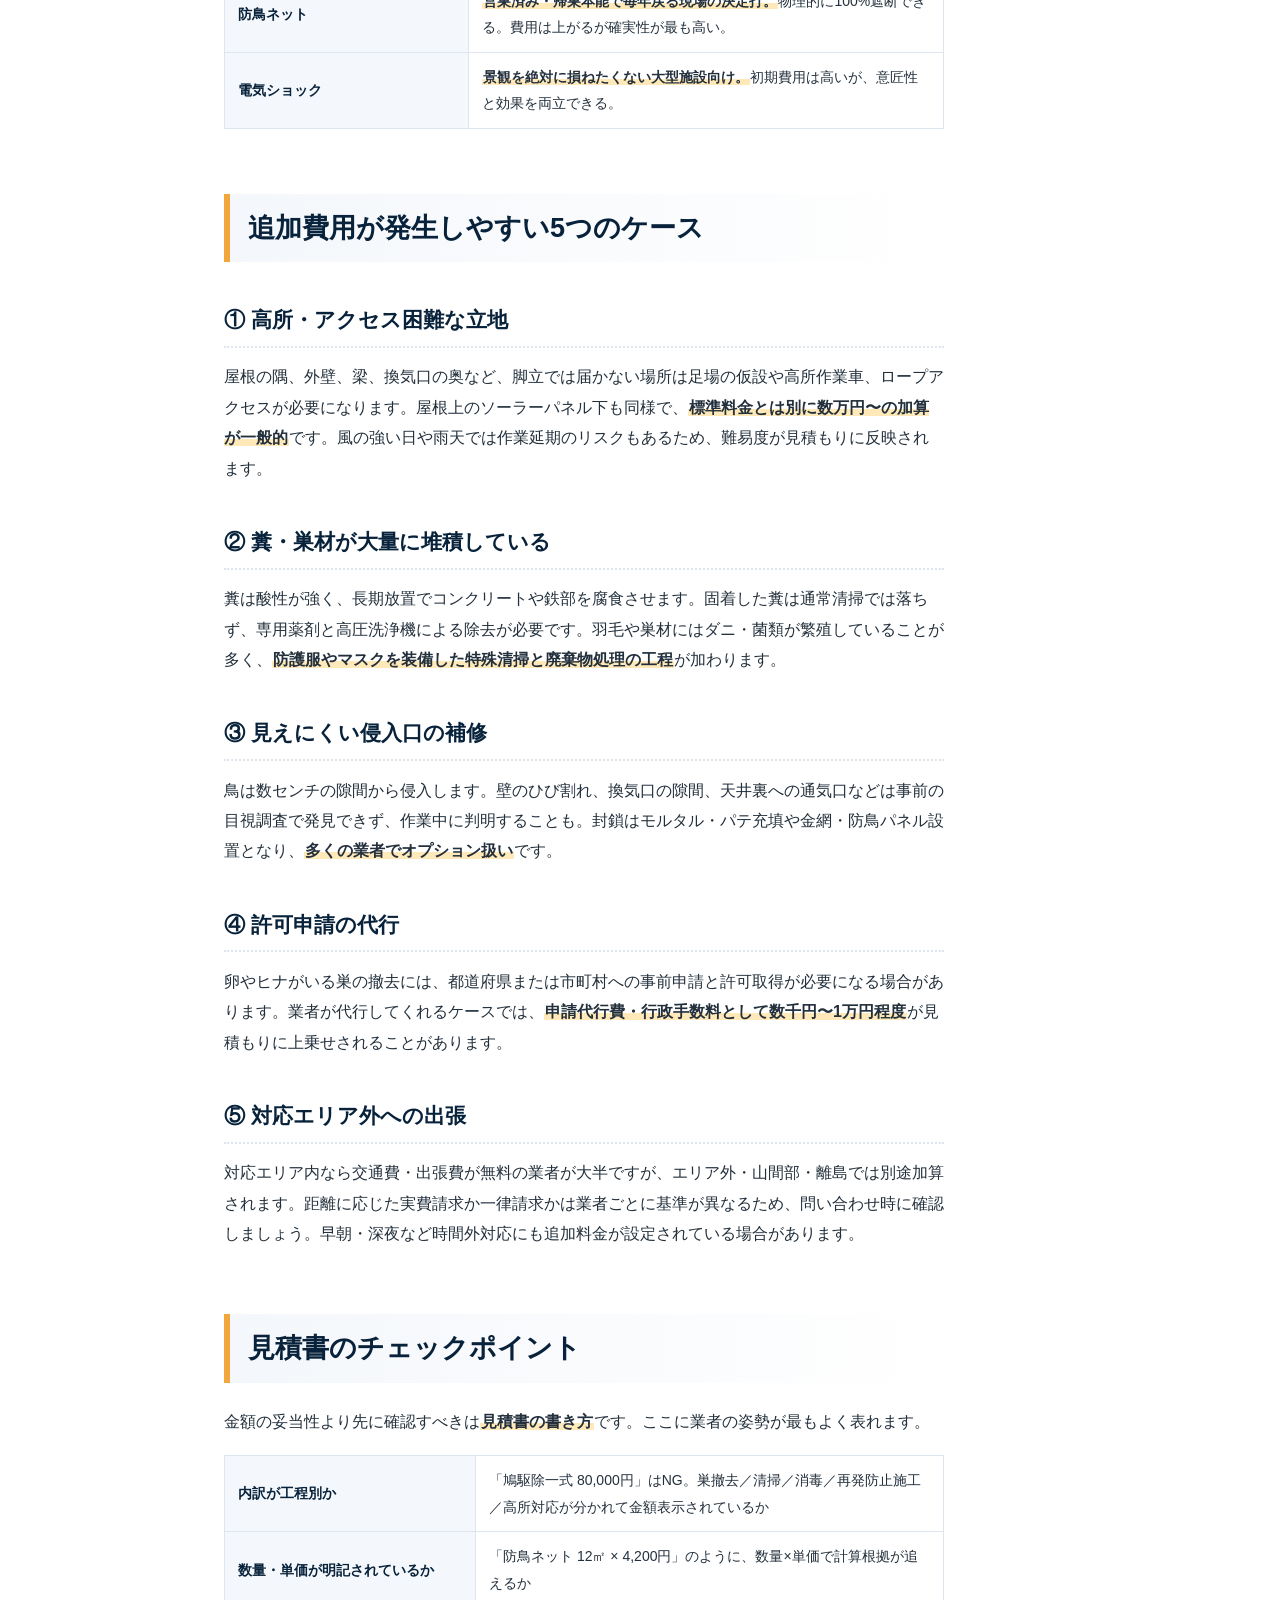
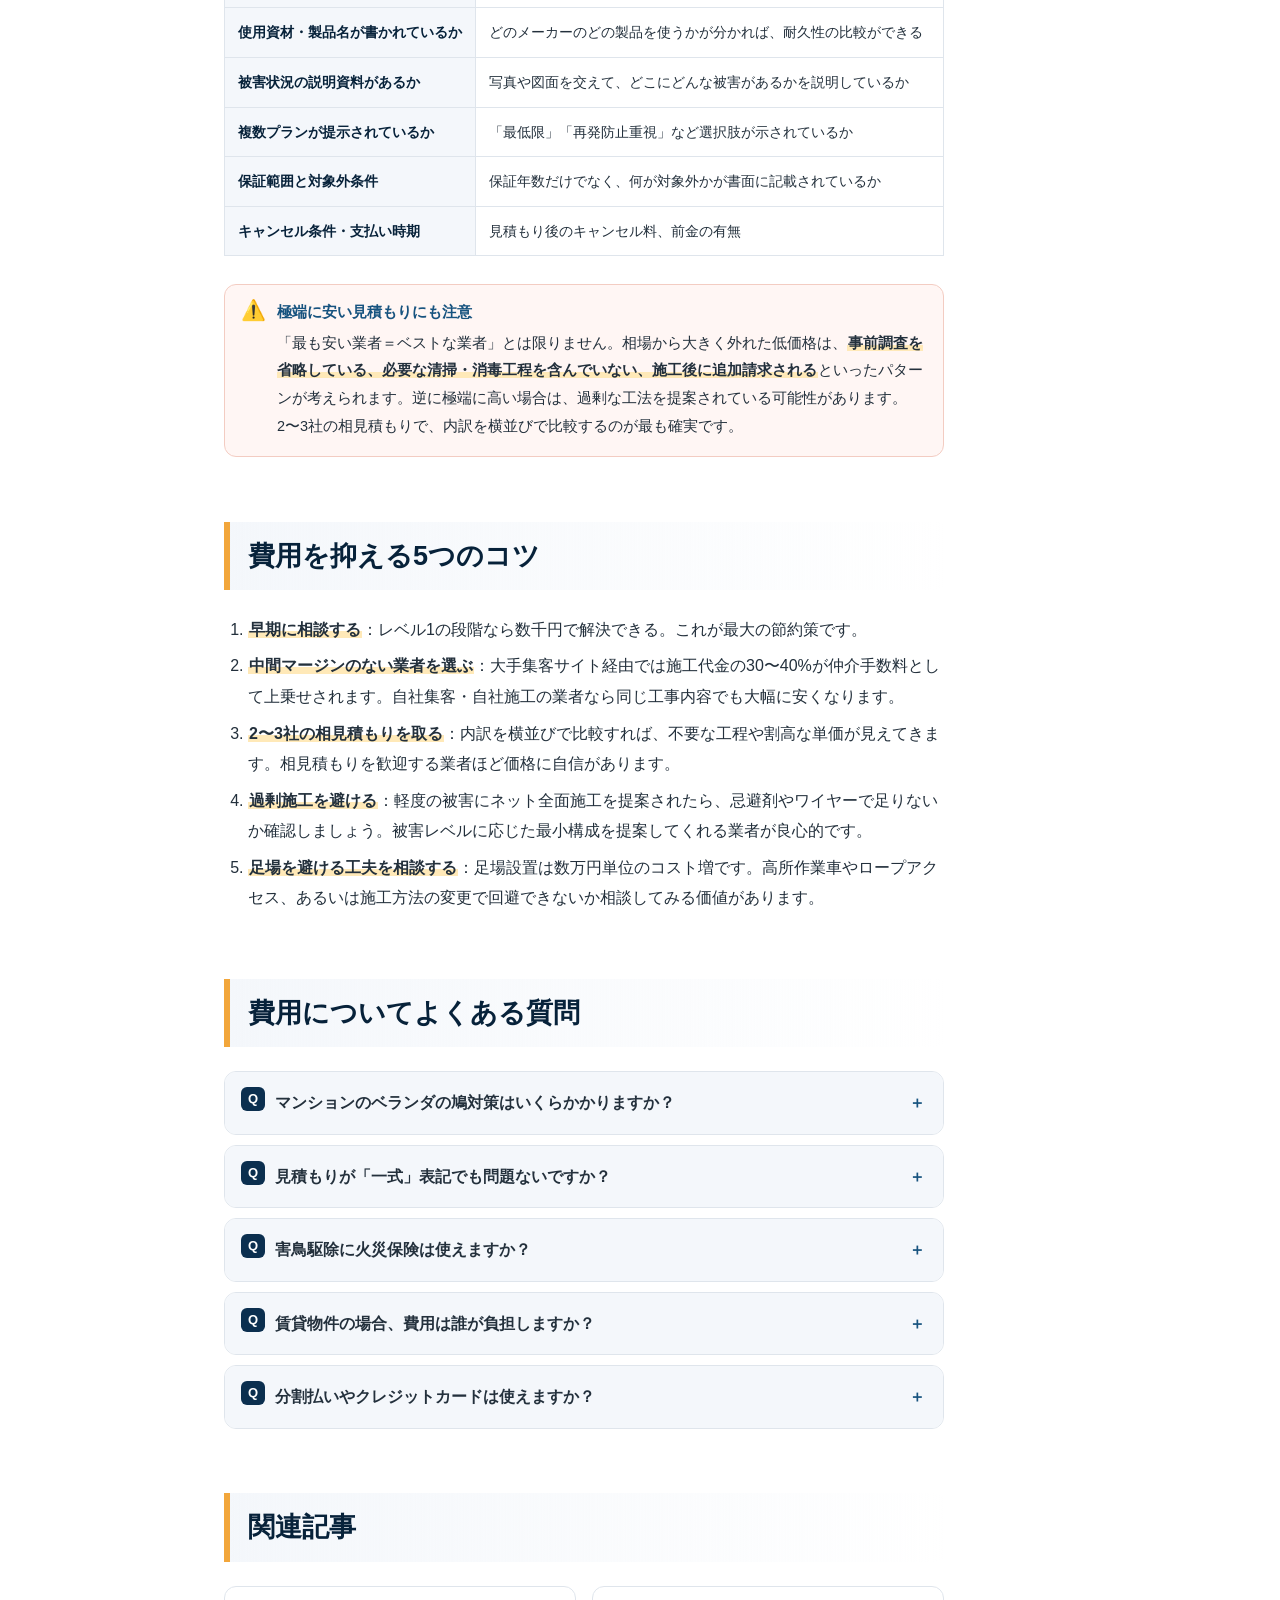
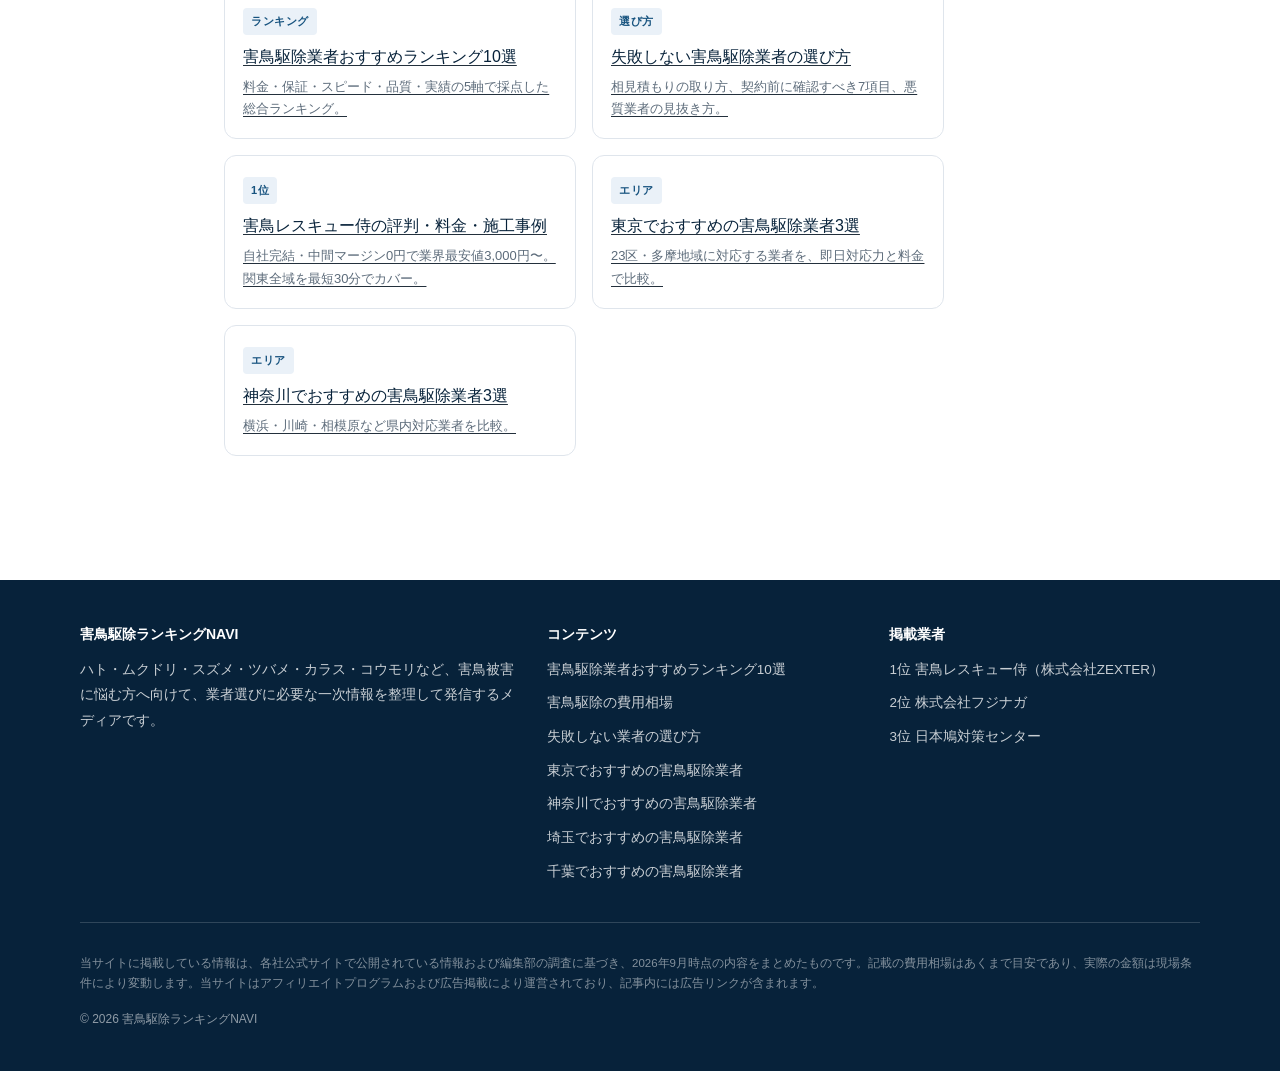
<file: columns/hiyou-souba.html>
<!DOCTYPE html>
<html lang="ja">

<head>
  <meta charset="UTF-8">
  <meta name="viewport" content="width=device-width, initial-scale=1, viewport-fit=cover">
  <title>害鳥駆除の費用相場は？工法別の単価と見積書の読み方【2026年版】｜害鳥駆除ランキングNAVI</title>
  <meta name="description"
    content="害鳥駆除の費用相場を被害レベル別・工法別に解説。防鳥ネットは3,500〜5,000円/㎡、スパイクは2,000〜4,700円/mなど単価の目安から、追加費用が発生する条件、見積書で必ず確認すべき項目、費用を安く抑える5つのコツまでを網羅しました。">
  <meta name="robots" content="index, follow, max-image-preview:large, max-snippet:-1">
  <link rel="canonical" href="https://hato-taisaku.osusume-navi.info/columns/hiyou-souba.html">
  <meta name="theme-color" content="#0b2f4f">

  <meta property="og:type" content="article">
  <meta property="og:site_name" content="害鳥駆除ランキングNAVI">
  <meta property="og:title" content="害鳥駆除の費用相場は？工法別の単価と見積書の読み方【2026年版】">
  <meta property="og:description" content="被害レベル別の総額目安から工法別の単価、追加費用が発生する条件、費用を抑えるコツまで解説します。">
  <meta property="og:url" content="https://hato-taisaku.osusume-navi.info/columns/hiyou-souba.html">
  <meta property="og:locale" content="ja_JP">
  <meta name="twitter:card" content="summary_large_image">

  <link rel="stylesheet" href="../assets/css/style.css">
  <script src="../assets/js/main.js" defer></script>

  <script type="application/ld+json">
{
  "@context": "https://schema.org",
  "@graph": [
    {
      "@type": "Article",
      "headline": "害鳥駆除の費用相場は？工法別の単価と見積書の読み方【2026年版】",
      "inLanguage": "ja",
      "datePublished": "2026-09-09",
      "dateModified": "2026-09-09",
      "mainEntityOfPage": { "@id": "https://hato-taisaku.osusume-navi.info/columns/hiyou-souba.html" },
      "author": { "@type": "Organization", "name": "害鳥駆除ランキングNAVI 編集部" },
      "publisher": { "@type": "Organization", "name": "害鳥駆除ランキングNAVI 編集部" }
    },
    {
      "@type": "BreadcrumbList",
      "itemListElement": [
        { "@type": "ListItem", "position": 1, "name": "ホーム", "item": "https://hato-taisaku.osusume-navi.info/" },
        { "@type": "ListItem", "position": 2, "name": "コラム", "item": "https://hato-taisaku.osusume-navi.info/columns/hiyou-souba.html" },
        { "@type": "ListItem", "position": 3, "name": "害鳥駆除の費用相場" }
      ]
    },
    {
      "@type": "FAQPage",
      "mainEntity": [
        {
          "@type": "Question",
          "name": "マンションのベランダの鳩対策はいくらかかりますか？",
          "acceptedAnswer": {
            "@type": "Answer",
            "text": "被害の進行度で大きく変わります。休憩程度なら忌避剤設置で3,000円〜1万円台、糞が堆積していれば清掃・消毒を含めて2〜6万円、営巣されて防鳥ネットの全面施工が必要なら6〜10万円前後が目安です。"
          }
        },
        {
          "@type": "Question",
          "name": "見積もりが「一式」表記でも問題ないですか？",
          "acceptedAnswer": {
            "@type": "Answer",
            "text": "問題があります。「鳩駆除一式」のような表記では施工範囲が不明確で、後から追加請求されるトラブルの原因になります。巣撤去・清掃・消毒・再発防止施工・高所対応が工程別に金額表示された見積書を求めてください。"
          }
        },
        {
          "@type": "Question",
          "name": "害鳥駆除に火災保険は使えますか？",
          "acceptedAnswer": {
            "@type": "Answer",
            "text": "鳥害そのものは経年的な被害とみなされ、火災保険の補償対象外となるのが一般的です。ただし鳥が原因で設備が破損した場合など、契約内容によっては適用の余地があります。加入している保険会社へ確認してください。"
          }
        }
      ]
    }
  ]
}
</script>
</head>

<body>

  <div class="pr-bar">
    <div class="wrap">本記事にはプロモーションが含まれます。掲載内容は2026年9月時点の公開情報および編集部の調査に基づきます。</div>
  </div>

  <header class="site-header">
    <div class="wrap header-inner">
      <a class="logo" href="../index.html">
        <span class="logo-mark" aria-hidden="true">鳥</span>
        <span class="logo-text">
          <b>害鳥駆除ランキングNAVI</b>
          <span>BIRD CONTROL RANKING</span>
        </span>
      </a>
      <button class="nav-toggle" type="button" aria-expanded="false" aria-controls="gnav"
        aria-label="メニューを開く"><span></span></button>
      <nav class="gnav" id="gnav" aria-label="グローバルナビゲーション">
        <ul>
          <li><a href="../index.html#ranking">ランキング</a></li>
          <li><a href="hiyou-souba.html">費用相場</a></li>
          <li><a href="erabikata.html">業者の選び方</a></li>
          <li><a href="../areas/tokyo.html">東京</a></li>
          <li><a href="../areas/kanagawa.html">神奈川</a></li>
          <li><a href="../areas/saitama.html">埼玉</a></li>
          <li><a href="../areas/chiba.html">千葉</a></li>
          <li><a href="../companies/rescue-samurai.html">1位の詳細</a></li>
        </ul>
      </nav>
    </div>
  </header>

  <section class="hero">
    <div class="wrap">
      <div class="hero-meta">
        <span>コラム｜費用</span>
        <span>公開日：2026年9月9日</span>
        <span>最終更新：2026年9月9日</span>
      </div>
      <h1>害鳥駆除の<span class="hl">費用相場</span>は？<br>工法別の単価と見積書の読み方</h1>
      <p>
        「この見積もり、高いのか安いのか判断できない」——害鳥駆除で最も多い悩みです。単価の目安を知っていれば、提示された金額の妥当性は自分で判断できます。被害レベル別の総額から工法別の単価、追加費用が発生する条件までを整理しました。
      </p>
    </div>
  </section>

  <div class="wrap">
    <nav class="breadcrumb" aria-label="パンくずリスト">
      <ol>
        <li><a href="../index.html">ホーム</a></li>
        <li>コラム</li>
        <li>害鳥駆除の費用相場</li>
      </ol>
    </nav>
  </div>

  <div class="wrap layout">
    <main>
      <article class="article" data-toc-source>

        <p class="lead">
          害鳥駆除の総額は「巣撤去」「清掃・消毒」「再発防止施工」「高所対応」の積み上げで決まります。逆にいえば、<strong>この4要素の単価を知っていれば見積もりの妥当性を自分で検証できる</strong>ということです。この記事では相場データを整理したうえで、見積書のどこを見れば良い業者と悪い業者を見分けられるかまで解説します。
        </p>

        <nav class="toc mt-m" aria-label="目次">
          <p class="toc-title">目次</p>
          <div id="toc"></div>
        </nav>

        <h2 id="total">被害レベル別の総額相場</h2>
        <p>
          まずは全体感です。害鳥駆除の費用は<strong>被害の進行度</strong>でほぼ決まります。同じベランダでも、「たまに鳩が休憩している」段階と「巣を作られて糞が堆積している」段階では、必要な工程数が3倍以上変わります。
        </p>

        <ul class="price-list">
          <li><span class="label">レベル1：休憩・待機段階<span class="sub">たまに手すりに止まる／糞は数個。忌避剤設置＋簡易清掃</span></span><span
              class="val">3,000〜15,000円</span></li>
          <li><span class="label">レベル2：ねぐら化<span class="sub">毎日来る／糞が広範囲に堆積。清掃・消毒＋ワイヤーorスパイク施工</span></span><span
              class="val">2〜6万円</span></li>
          <li><span class="label">レベル3：営巣<span class="sub">巣がある／卵やヒナも。巣撤去＋高圧洗浄＋消毒＋防鳥ネット全面施工</span></span><span
              class="val">6〜10万円前後</span></li>
          <li><span class="label">レベル4：大規模・高所<span class="sub">屋上・外壁・ソーラーパネル下／足場や高所作業車が必要</span></span><span
              class="val">10万円〜</span></li>
        </ul>

        <div class="callout callout-note mt-m">
          <h4>早く相談するほど安くなる、という構造</h4>
          <p>
            レベル1で対処すれば数千円で済むものが、レベル3まで進むと10倍以上になります。理由は明確で、<strong>糞の堆積量が増えるほど特殊清掃・消毒・廃棄物処理の工程が追加され、鳥がねぐらと認識してしまうほど強固な物理遮断が必要になる</strong>ためです。「もう少し様子を見てから」は、そのまま費用増につながります。
          </p>
        </div>

        <h2 id="unit">工法別・作業内容別の単価目安</h2>
        <p>見積書に並ぶ項目ごとの相場です。この表を手元に置いて見積書を照合すれば、突出して高い項目があるかどうかを判断できます。</p>

        <div class="table-scroll">
          <table class="compare">
            <caption class="visually-hidden">害鳥駆除の作業内容別 単価目安</caption>
            <thead>
              <tr>
                <th scope="col">作業内容</th>
                <th scope="col">単価の目安</th>
                <th scope="col">補足</th>
              </tr>
            </thead>
            <tbody>
              <tr>
                <th scope="row">巣撤去・清掃</th>
                <td>3,000〜5,000円／㎡</td>
                <td>被害範囲と巣の深さで変動</td>
              </tr>
              <tr>
                <th scope="row">防鳥ネット設置</th>
                <td>3,500〜5,000円／㎡</td>
                <td>ネット本体＋施工費込み</td>
              </tr>
              <tr>
                <th scope="row">防鳥スパイク（剣山）</th>
                <td>2,000〜4,700円／m</td>
                <td>手すり・梁など線状の設置</td>
              </tr>
              <tr>
                <th scope="row">防鳥ワイヤー</th>
                <td>1,500〜3,500円／m</td>
                <td>スパイクより低コスト・低視認性</td>
              </tr>
              <tr>
                <th scope="row">忌避剤の散布・設置</th>
                <td>1,000〜3,000円／m</td>
                <td>ジェル・スプレーなど</td>
              </tr>
              <tr>
                <th scope="row">消毒・除菌・消臭</th>
                <td>500〜5,000円／㎡</td>
                <td>汚染度で大きく変動</td>
              </tr>
              <tr>
                <th scope="row">高圧洗浄</th>
                <td>1,000〜3,000円／㎡</td>
                <td>糞が固着している場合に必要</td>
              </tr>
              <tr>
                <th scope="row">侵入口の封鎖・補修</th>
                <td>3,000円〜／箇所</td>
                <td>パテ・金網・防鳥パネルなど</td>
              </tr>
              <tr>
                <th scope="row">電気ショック設置</th>
                <td>10,000円〜／m</td>
                <td>景観重視の現場・法人向け</td>
              </tr>
              <tr>
                <th scope="row">足場設置</th>
                <td>数万円〜</td>
                <td>高所・広範囲の場合に別途</td>
              </tr>
            </tbody>
          </table>
        </div>

        <h3 id="which">どの工法を選ぶべきか</h3>
        <div class="table-scroll">
          <table class="spec">
            <tbody>
              <tr>
                <th>忌避剤</th>
                <td><strong>被害が軽度な場合の第一選択。</strong>最も安く、景観への影響もほぼゼロ。ただし雨・風・設置位置に効果が左右されるため、営巣済みの現場では単体では不十分。</td>
              </tr>
              <tr>
                <th>防鳥ワイヤー</th>
                <td><strong>マンションのベランダ手すりに最適。</strong>細いワイヤーで着地を不安定にする。低コストで目立ちにくい。</td>
              </tr>
              <tr>
                <th>スパイク（剣山）</th>
                <td><strong>手すり・梁・看板上部など、止まる場所が特定できる現場向け。</strong>ネットを張れない構造で有効。</td>
              </tr>
              <tr>
                <th>防鳥ネット</th>
                <td><strong>営巣済み・帰巣本能で毎年戻る現場の決定打。</strong>物理的に100%遮断できる。費用は上がるが確実性が最も高い。</td>
              </tr>
              <tr>
                <th>電気ショック</th>
                <td><strong>景観を絶対に損ねたくない大型施設向け。</strong>初期費用は高いが、意匠性と効果を両立できる。</td>
              </tr>
            </tbody>
          </table>
        </div>

        <h2 id="extra">追加費用が発生しやすい5つのケース</h2>

        <h3 id="extra1">① 高所・アクセス困難な立地</h3>
        <p>
          屋根の隅、外壁、梁、換気口の奥など、脚立では届かない場所は足場の仮設や高所作業車、ロープアクセスが必要になります。屋根上のソーラーパネル下も同様で、<strong>標準料金とは別に数万円〜の加算が一般的</strong>です。風の強い日や雨天では作業延期のリスクもあるため、難易度が見積もりに反映されます。
        </p>

        <h3 id="extra2">② 糞・巣材が大量に堆積している</h3>
        <p>
          糞は酸性が強く、長期放置でコンクリートや鉄部を腐食させます。固着した糞は通常清掃では落ちず、専用薬剤と高圧洗浄機による除去が必要です。羽毛や巣材にはダニ・菌類が繁殖していることが多く、<strong>防護服やマスクを装備した特殊清掃と廃棄物処理の工程</strong>が加わります。
        </p>

        <h3 id="extra3">③ 見えにくい侵入口の補修</h3>
        <p>
          鳥は数センチの隙間から侵入します。壁のひび割れ、換気口の隙間、天井裏への通気口などは事前の目視調査で発見できず、作業中に判明することも。封鎖はモルタル・パテ充填や金網・防鳥パネル設置となり、<strong>多くの業者でオプション扱い</strong>です。
        </p>

        <h3 id="extra4">④ 許可申請の代行</h3>
        <p>
          卵やヒナがいる巣の撤去には、都道府県または市町村への事前申請と許可取得が必要になる場合があります。業者が代行してくれるケースでは、<strong>申請代行費・行政手数料として数千円〜1万円程度</strong>が見積もりに上乗せされることがあります。
        </p>

        <h3 id="extra5">⑤ 対応エリア外への出張</h3>
        <p>
          対応エリア内なら交通費・出張費が無料の業者が大半ですが、エリア外・山間部・離島では別途加算されます。距離に応じた実費請求か一律請求かは業者ごとに基準が異なるため、問い合わせ時に確認しましょう。早朝・深夜など時間外対応にも追加料金が設定されている場合があります。
        </p>

        <h2 id="quote">見積書のチェックポイント</h2>
        <p>金額の妥当性より先に確認すべきは<strong>見積書の書き方</strong>です。ここに業者の姿勢が最もよく表れます。</p>

        <div class="table-scroll">
          <table class="spec">
            <tbody>
              <tr>
                <th>内訳が工程別か</th>
                <td>「鳩駆除一式 80,000円」はNG。巣撤去／清掃／消毒／再発防止施工／高所対応が分かれて金額表示されているか</td>
              </tr>
              <tr>
                <th>数量・単価が明記されているか</th>
                <td>「防鳥ネット 12㎡ × 4,200円」のように、数量×単価で計算根拠が追えるか</td>
              </tr>
              <tr>
                <th>使用資材・製品名が書かれているか</th>
                <td>どのメーカーのどの製品を使うかが分かれば、耐久性の比較ができる</td>
              </tr>
              <tr>
                <th>被害状況の説明資料があるか</th>
                <td>写真や図面を交えて、どこにどんな被害があるかを説明しているか</td>
              </tr>
              <tr>
                <th>複数プランが提示されているか</th>
                <td>「最低限」「再発防止重視」など選択肢が示されているか</td>
              </tr>
              <tr>
                <th>保証範囲と対象外条件</th>
                <td>保証年数だけでなく、何が対象外かが書面に記載されているか</td>
              </tr>
              <tr>
                <th>キャンセル条件・支払い時期</th>
                <td>見積もり後のキャンセル料、前金の有無</td>
              </tr>
            </tbody>
          </table>
        </div>

        <div class="callout callout-warn mt-m">
          <h4>極端に安い見積もりにも注意</h4>
          <p>
            「最も安い業者＝ベストな業者」とは限りません。相場から大きく外れた低価格は、<strong>事前調査を省略している、必要な清掃・消毒工程を含んでいない、施工後に追加請求される</strong>といったパターンが考えられます。逆に極端に高い場合は、過剰な工法を提案されている可能性があります。2〜3社の相見積もりで、内訳を横並びで比較するのが最も確実です。
          </p>
        </div>

        <h2 id="save">費用を抑える5つのコツ</h2>
        <ol>
          <li><strong>早期に相談する</strong>：レベル1の段階なら数千円で解決できる。これが最大の節約策です。</li>
          <li><strong>中間マージンのない業者を選ぶ</strong>：大手集客サイト経由では施工代金の30〜40%が仲介手数料として上乗せされます。自社集客・自社施工の業者なら同じ工事内容でも大幅に安くなります。
          </li>
          <li><strong>2〜3社の相見積もりを取る</strong>：内訳を横並びで比較すれば、不要な工程や割高な単価が見えてきます。相見積もりを歓迎する業者ほど価格に自信があります。</li>
          <li><strong>過剰施工を避ける</strong>：軽度の被害にネット全面施工を提案されたら、忌避剤やワイヤーで足りないか確認しましょう。被害レベルに応じた最小構成を提案してくれる業者が良心的です。</li>
          <li><strong>足場を避ける工夫を相談する</strong>：足場設置は数万円単位のコスト増です。高所作業車やロープアクセス、あるいは施工方法の変更で回避できないか相談してみる価値があります。</li>
        </ol>

        <!-- <div class="cta-panel mt-l">
          <h3>まずは無料の現地調査で、正確な金額を知る</h3>
          <p>相場を知っても、最終的な金額は現場を見なければ確定しません。相談・現地調査・見積もりが無料の業者なら、負担ゼロで正確な数字が手に入ります。</p>
          <a class="tel" href="tel:05088964221">📞 050-8896-4221</a>
          <p class="tel-sub">害鳥レスキュー侍（株式会社ZEXTER）／24時間365日受付・関東全域 最短30分・仲介手数料0円で3,000円〜</p>
          <div class="cta-row" style="max-width:560px;margin-inline:auto;">
            <a class="btn btn-cta" href="https://rescue-samurai.com/" target="_blank" rel="noopener">無料で相談する</a>
            <a class="btn btn-ghost" href="../companies/rescue-samurai.html">詳細レビューを読む</a>
          </div>
        </div> -->

        <h2 id="faq">費用についてよくある質問</h2>

        <details class="faq" id="faq1">
          <summary>マンションのベランダの鳩対策はいくらかかりますか？</summary>
          <div class="faq-body">
            <p>
              被害の進行度で大きく変わります。休憩程度なら忌避剤設置で<strong>3,000円〜1万円台</strong>、糞が堆積していれば清掃・消毒を含めて<strong>2〜6万円</strong>、営巣されて防鳥ネットの全面施工が必要なら<strong>6〜10万円前後</strong>が目安です。ベランダの面積と手すりの長さで数量が決まるため、㎡数・m数を控えておくと概算の精度が上がります。
            </p>
          </div>
        </details>

        <details class="faq" id="faq2">
          <summary>見積もりが「一式」表記でも問題ないですか？</summary>
          <div class="faq-body">
            <p>
              問題があります。「鳩駆除一式」のような表記では施工範囲が不明確で、後から「その作業は含まれていない」と追加請求されるトラブルの原因になります。<strong>巣撤去・清掃・消毒・再発防止施工・高所対応が工程別に金額表示された見積書</strong>を求めてください。応じられない業者は候補から外して構いません。
            </p>
          </div>
        </details>

        <details class="faq" id="faq3">
          <summary>害鳥駆除に火災保険は使えますか？</summary>
          <div class="faq-body">
            <p>
              鳥害そのものは経年的な被害とみなされ、火災保険の補償対象外となるのが一般的です。ただし、鳥が原因で設備が破損した場合など、契約内容によっては適用の余地があります。加入している保険会社へ確認してください。なお「保険が使える」と過度に強調する業者には注意が必要です。
            </p>
          </div>
        </details>

        <details class="faq" id="faq4">
          <summary>賃貸物件の場合、費用は誰が負担しますか？</summary>
          <div class="faq-body">
            <p>
              ケースバイケースです。外壁・屋根・共用廊下など<strong>共用部の被害はオーナーまたは管理組合の負担</strong>となることが多く、ベランダなど専有使用部分は入居者負担とされる場合があります。まずは管理会社に被害を報告し、対応範囲と費用負担の切り分けを確認してください。無断で施工すると原状回復義務のトラブルになります。
            </p>
          </div>
        </details>

        <details class="faq" id="faq5">
          <summary>分割払いやクレジットカードは使えますか？</summary>
          <div class="faq-body">
            <p>業者によります。現金のみの業者もあれば、クレジットカード・電子マネー・QRコード決済に対応している業者もあります。高額になりそうな場合は、問い合わせ時に支払い方法を確認しておきましょう。</p>
          </div>
        </details>

        <h2 id="related">関連記事</h2>
        <div class="card-grid">
          <a class="card" href="../index.html">
            <span class="tag">ランキング</span>
            <p class="card-title">害鳥駆除業者おすすめランキング10選</p>
            <p>料金・保証・スピード・品質・実績の5軸で採点した総合ランキング。</p>
          </a>
          <a class="card" href="erabikata.html">
            <span class="tag">選び方</span>
            <p class="card-title">失敗しない害鳥駆除業者の選び方</p>
            <p>相見積もりの取り方、契約前に確認すべき7項目、悪質業者の見抜き方。</p>
          </a>
          <a class="card" href="../companies/rescue-samurai.html">
            <span class="tag">1位</span>
            <p class="card-title">害鳥レスキュー侍の評判・料金・施工事例</p>
            <p>自社完結・中間マージン0円で業界最安値3,000円〜。関東全域を最短30分でカバー。</p>
          </a>
          <a class="card" href="../areas/tokyo.html">
            <span class="tag">エリア</span>
            <p class="card-title">東京でおすすめの害鳥駆除業者3選</p>
            <p>23区・多摩地域に対応する業者を、即日対応力と料金で比較。</p>
          </a>
          <a class="card" href="../areas/kanagawa.html">
            <span class="tag">エリア</span>
            <p class="card-title">神奈川でおすすめの害鳥駆除業者3選</p>
            <p>横浜・川崎・相模原など県内対応業者を比較。</p>
          </a>
        </div>

      </article>
    </main>

    <aside class="sidebar">
      <div class="widget">
        <p class="widget-title">総合ランキング TOP3</p>
        <div class="widget-body">
          <ul class="widget-rank">
            <li><span class="no">1</span><a href="../companies/rescue-samurai.html"><span
                  class="nm">害鳥レスキュー侍（株式会社ZEXTER）</span><span class="ds">3,000円〜／最長半永久保証／関東全域を最短30分</span></a></li>
            <li><span class="no">2</span><a href="../companies/fujinaga.html"><span class="nm">株式会社フジナガ</span><span
                  class="ds">大規模施設に強い総合コンサル／5年保証／全国</span></a></li>
            <li><span class="no">3</span><a href="../companies/hatotaisaku.html"><span class="nm">日本鳩対策センター</span><span
                  class="ds">鳩特化・認定マイスター施工／効果保証5年</span></a></li>
          </ul>
          <a class="btn btn-cta btn-sm btn-block mt-s" href="https://rescue-samurai.com/" target="_blank"
            rel="noopener">1位に無料相談する</a>
        </div>
      </div>

      <!-- <div class="widget">
        <p class="widget-title">緊急のご相談はこちら</p>
        <div class="widget-body text-center">
          <p class="small mt-0">24時間365日受付・最短30分で現地へ</p>
          <a href="tel:05088964221"
            style="font-size:24px;font-weight:700;color:var(--c-navy-dark);text-decoration:none;">050-8896-4221</a>
          <p class="small">相談・現地調査・見積もりすべて無料</p>
          <a class="btn btn-line btn-sm btn-block" href="https://rescue-samurai.com/" target="_blank"
            rel="noopener">LINEで写真を送って相談</a>
        </div>
      </div> -->

      <div class="widget">
        <p class="widget-title">目的から探す</p>
        <div class="widget-body">
          <ul class="link-list">
            <li><a href="../index.html">総合ランキングを見る</a></li>
            <li><a href="erabikata.html">失敗しない業者の選び方</a></li>
            <li><a href="../areas/tokyo.html">東京で業者を探す</a></li>
            <li><a href="../areas/kanagawa.html">神奈川で業者を探す</a></li>
            <li><a href="../areas/saitama.html">埼玉で業者を探す</a></li>
            <li><a href="../areas/chiba.html">千葉で業者を探す</a></li>
            <li><a href="../index.html#law">鳥獣保護法の注意点</a></li>
          </ul>
        </div>
      </div>
    </aside>
  </div>

  <footer class="site-footer">
    <div class="wrap">
      <div class="footer-grid">
        <div>
          <h4>害鳥駆除ランキングNAVI</h4>
          <p style="margin:0 0 12px;">ハト・ムクドリ・スズメ・ツバメ・カラス・コウモリなど、害鳥被害に悩む方へ向けて、業者選びに必要な一次情報を整理して発信するメディアです。</p>
        </div>
        <div>
          <h4>コンテンツ</h4>
          <ul>
            <li><a href="../index.html">害鳥駆除業者おすすめランキング10選</a></li>
            <li><a href="hiyou-souba.html">害鳥駆除の費用相場</a></li>
            <li><a href="erabikata.html">失敗しない業者の選び方</a></li>
            <li><a href="../areas/tokyo.html">東京でおすすめの害鳥駆除業者</a></li>
            <li><a href="../areas/kanagawa.html">神奈川でおすすめの害鳥駆除業者</a></li>
            <li><a href="../areas/saitama.html">埼玉でおすすめの害鳥駆除業者</a></li>
            <li><a href="../areas/chiba.html">千葉でおすすめの害鳥駆除業者</a></li>
          </ul>
        </div>
        <div>
          <h4>掲載業者</h4>
          <ul>
            <li><a href="../companies/rescue-samurai.html">1位 害鳥レスキュー侍（株式会社ZEXTER）</a></li>
            <li><a href="../companies/fujinaga.html">2位 株式会社フジナガ</a></li>
            <li><a href="../companies/hatotaisaku.html">3位 日本鳩対策センター</a></li>
          </ul>
        </div>
      </div>
      <div class="footer-bottom">
        <p class="footer-disclaimer">
          当サイトに掲載している情報は、各社公式サイトで公開されている情報および編集部の調査に基づき、2026年9月時点の内容をまとめたものです。記載の費用相場はあくまで目安であり、実際の金額は現場条件により変動します。当サイトはアフィリエイトプログラムおよび広告掲載により運営されており、記事内には広告リンクが含まれます。
        </p>
        <p>&copy; 2026 害鳥駆除ランキングNAVI</p>
      </div>
    </div>
  </footer>

  <div class="sticky-cta" aria-label="お問い合わせ">
    <a class="btn btn-tel" href="erabikata.html">業者の選び方を見る</a>
    <a class="btn btn-cta" href="https://rescue-samurai.com/" target="_blank" rel="noopener">1位の公式サイトへ</a>
  </div>

  <button class="to-top" type="button" aria-label="ページ上部へ戻る">↑</button>

</body>

</html>
</file>
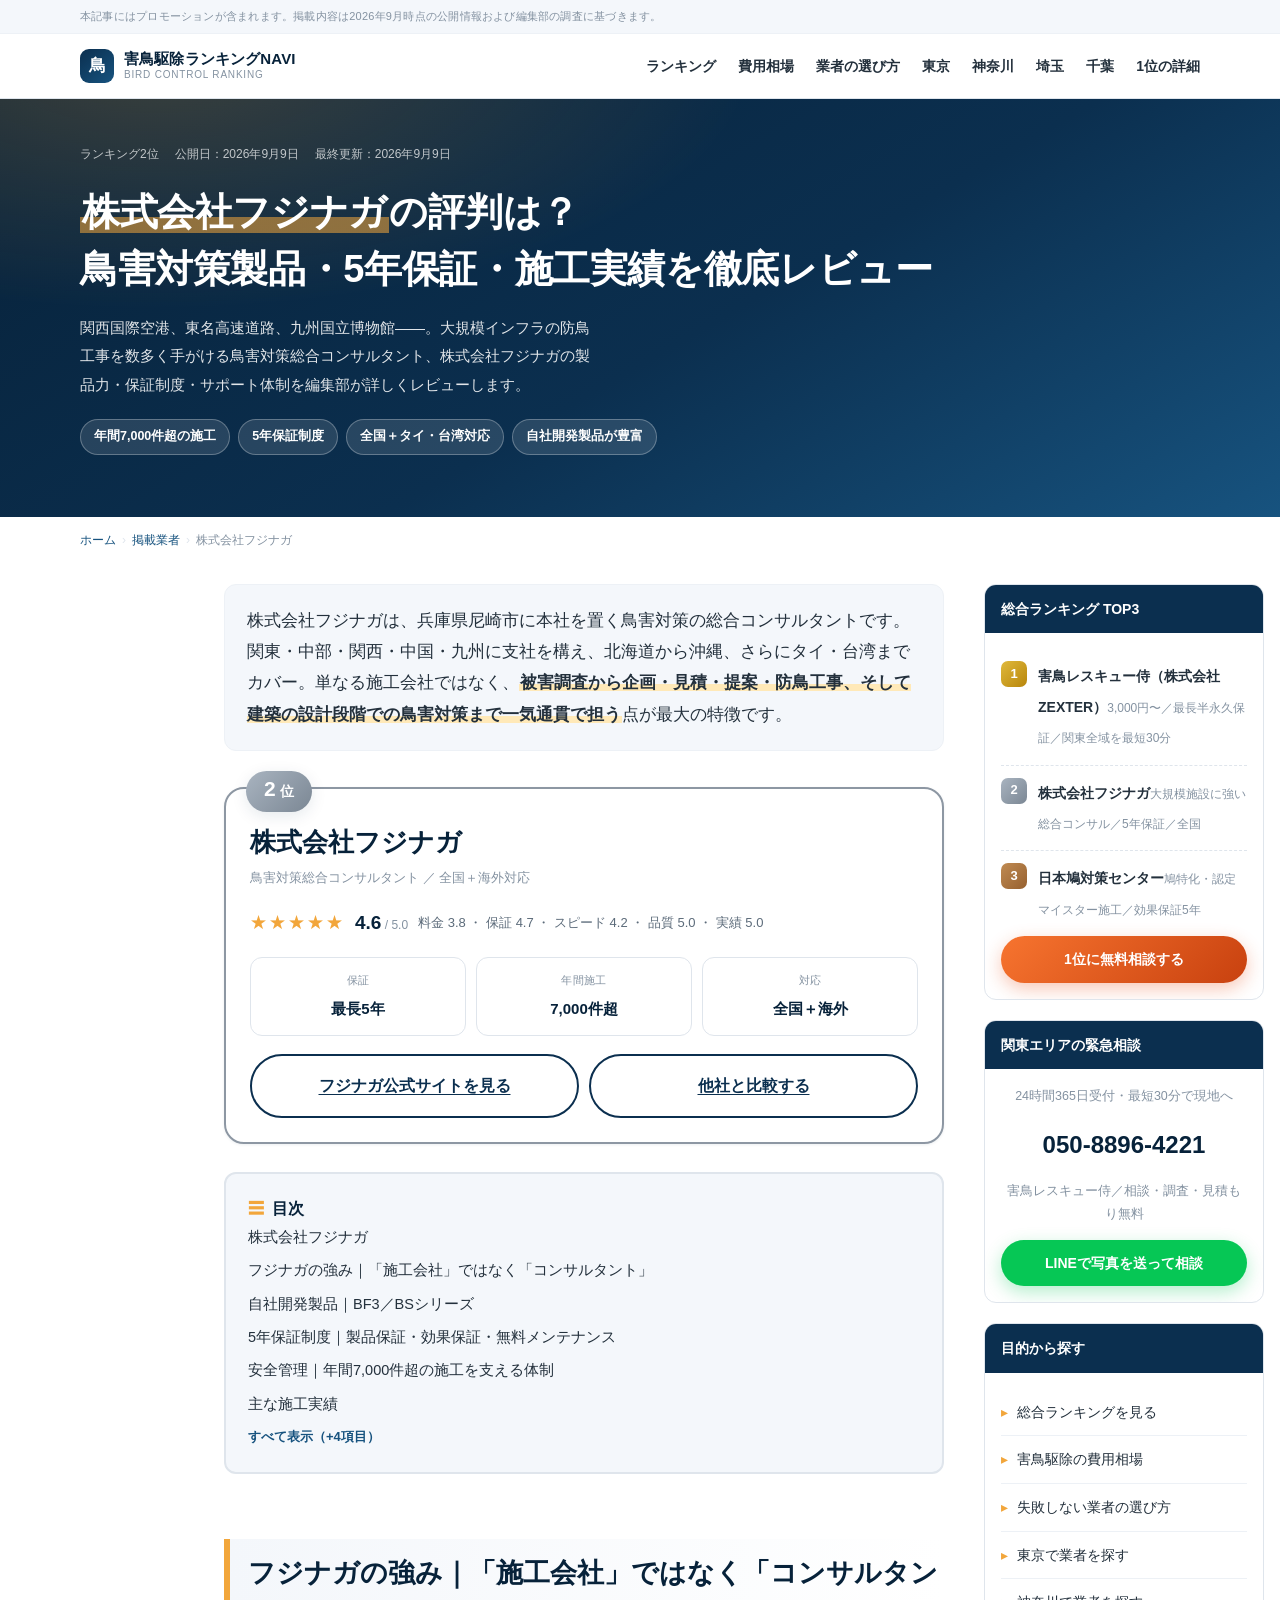
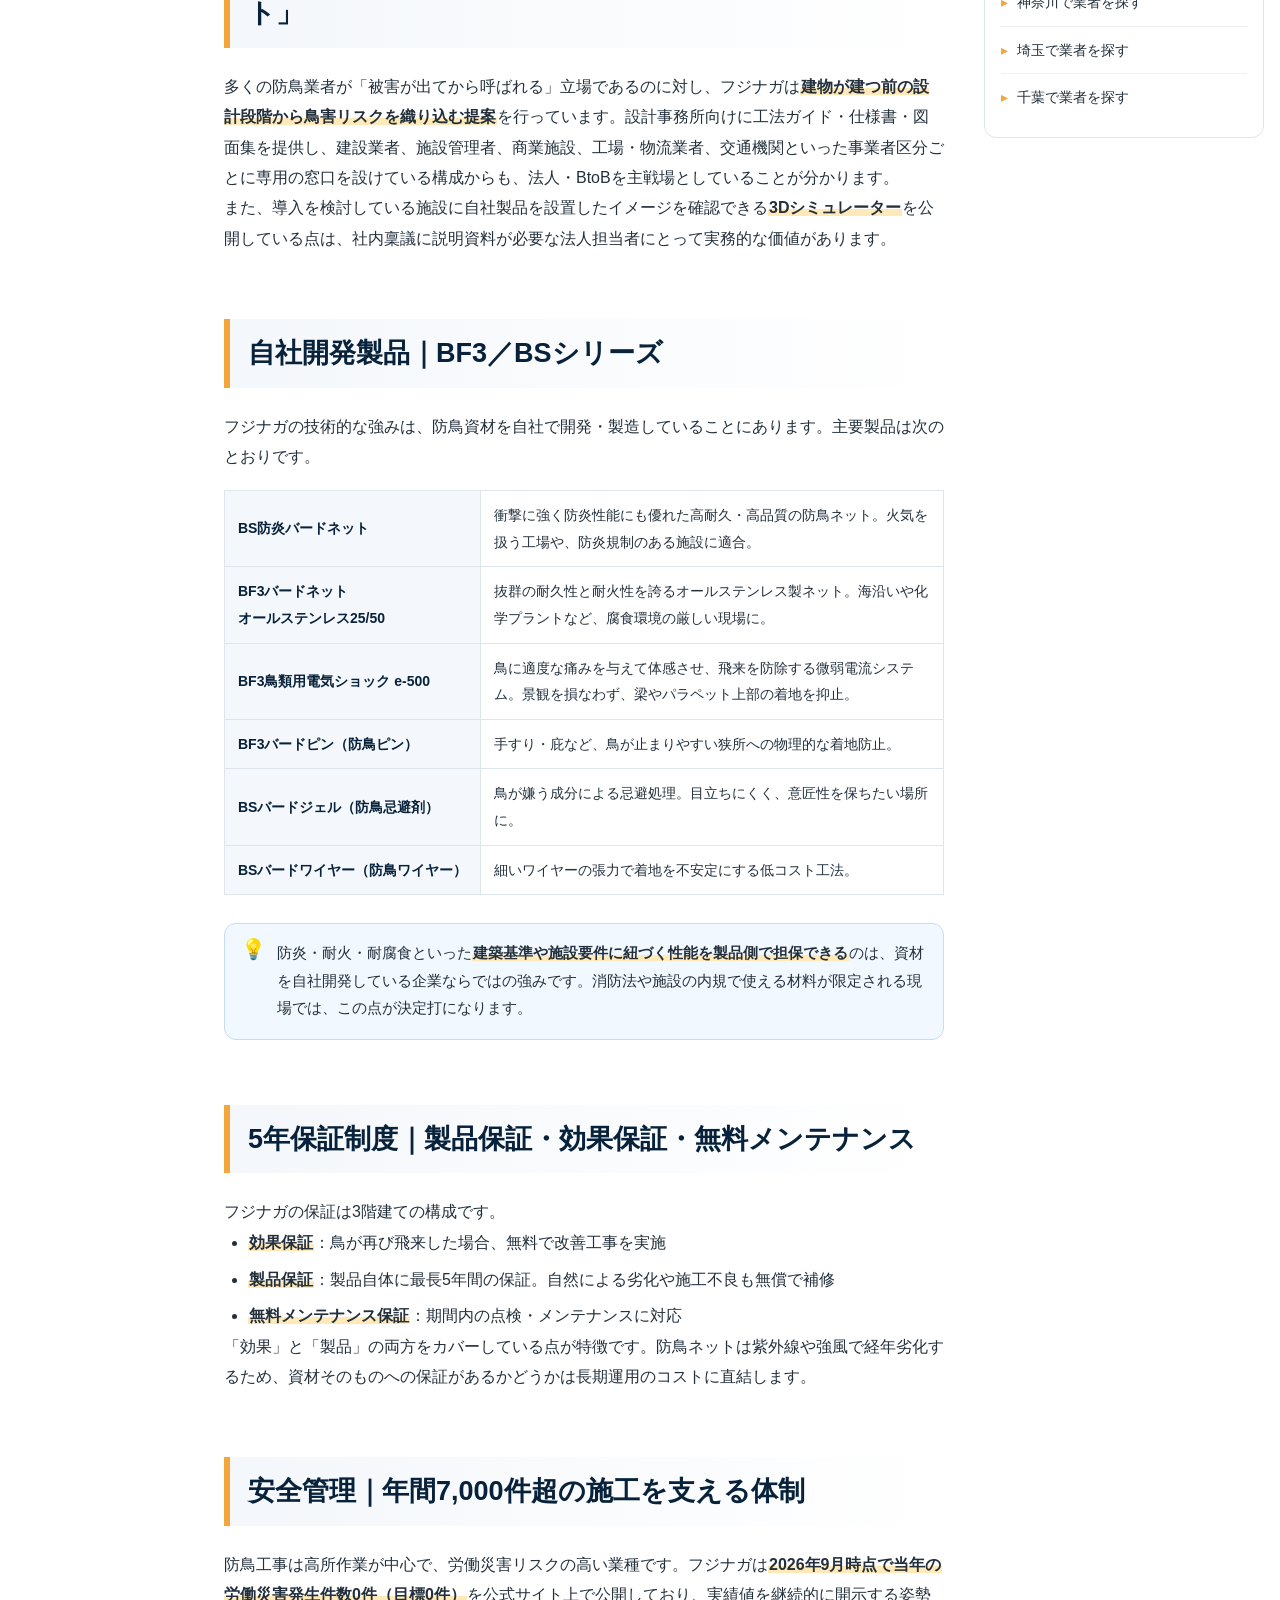
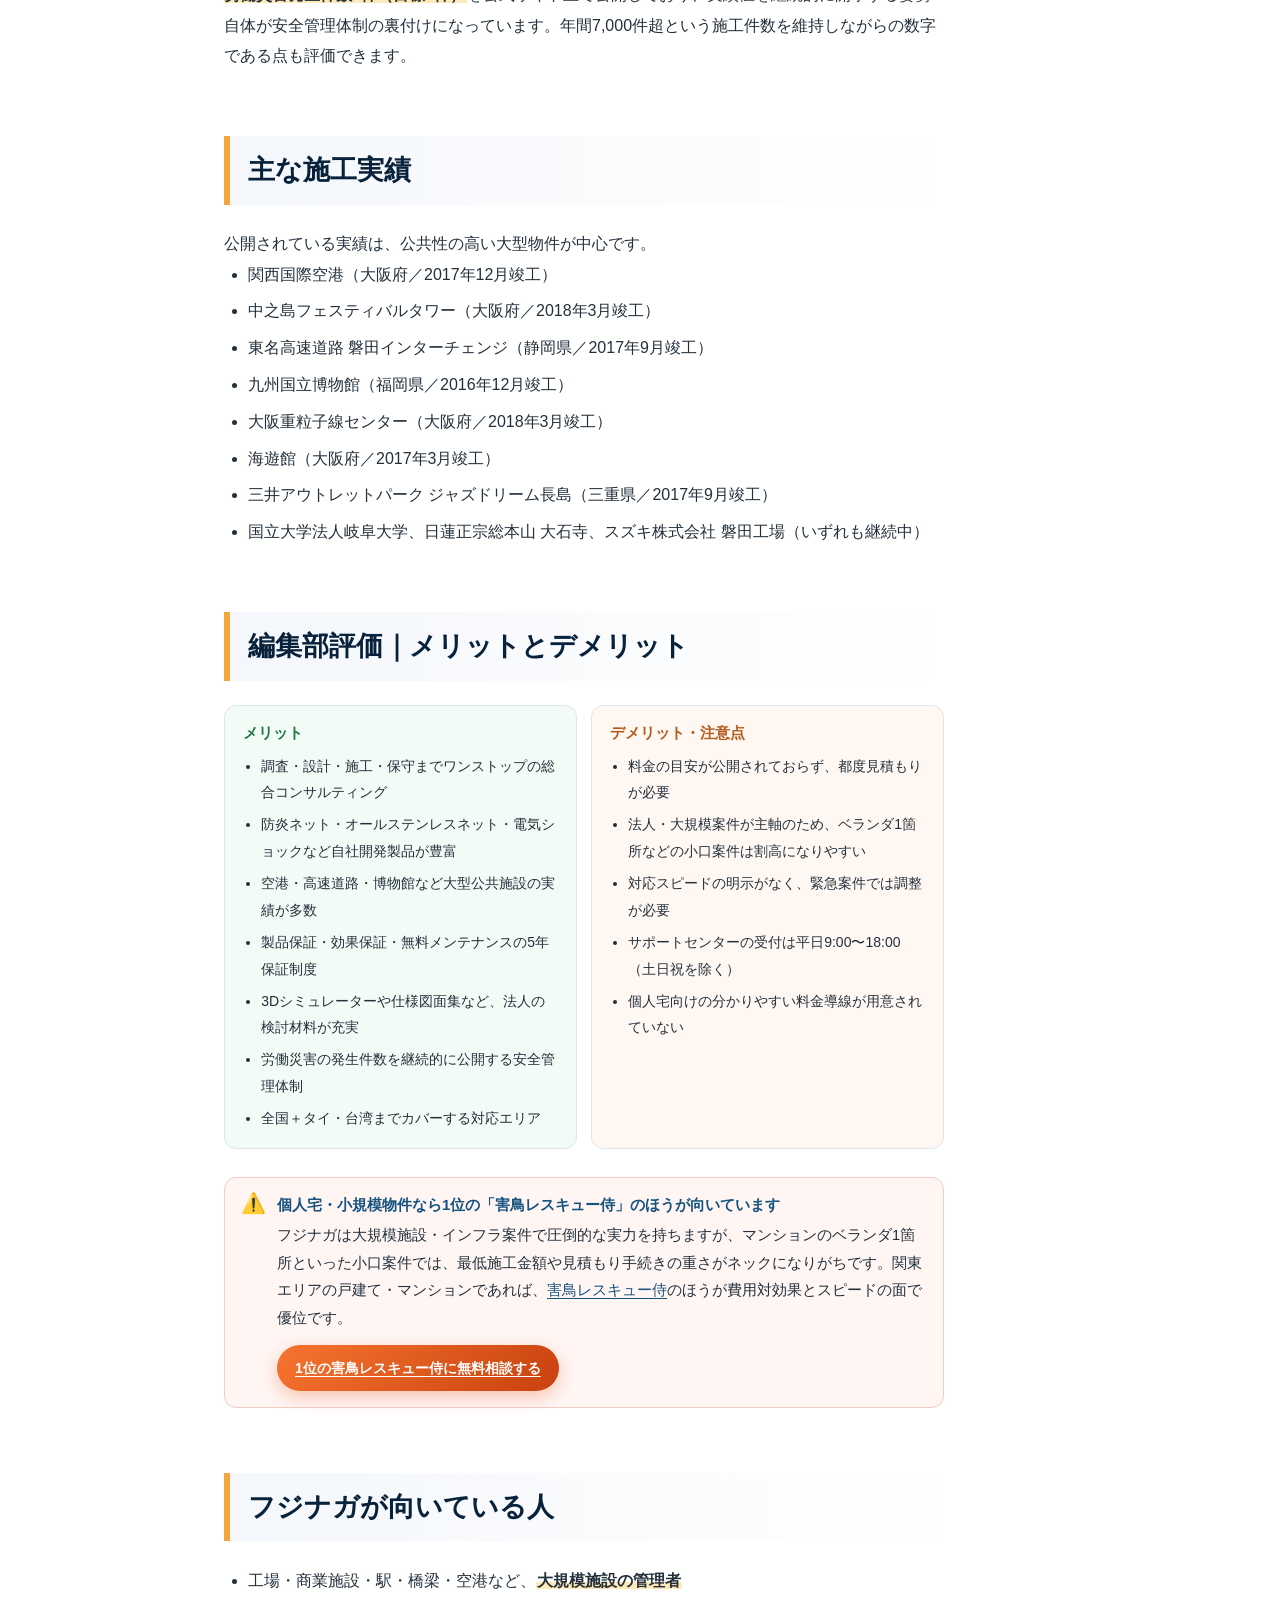
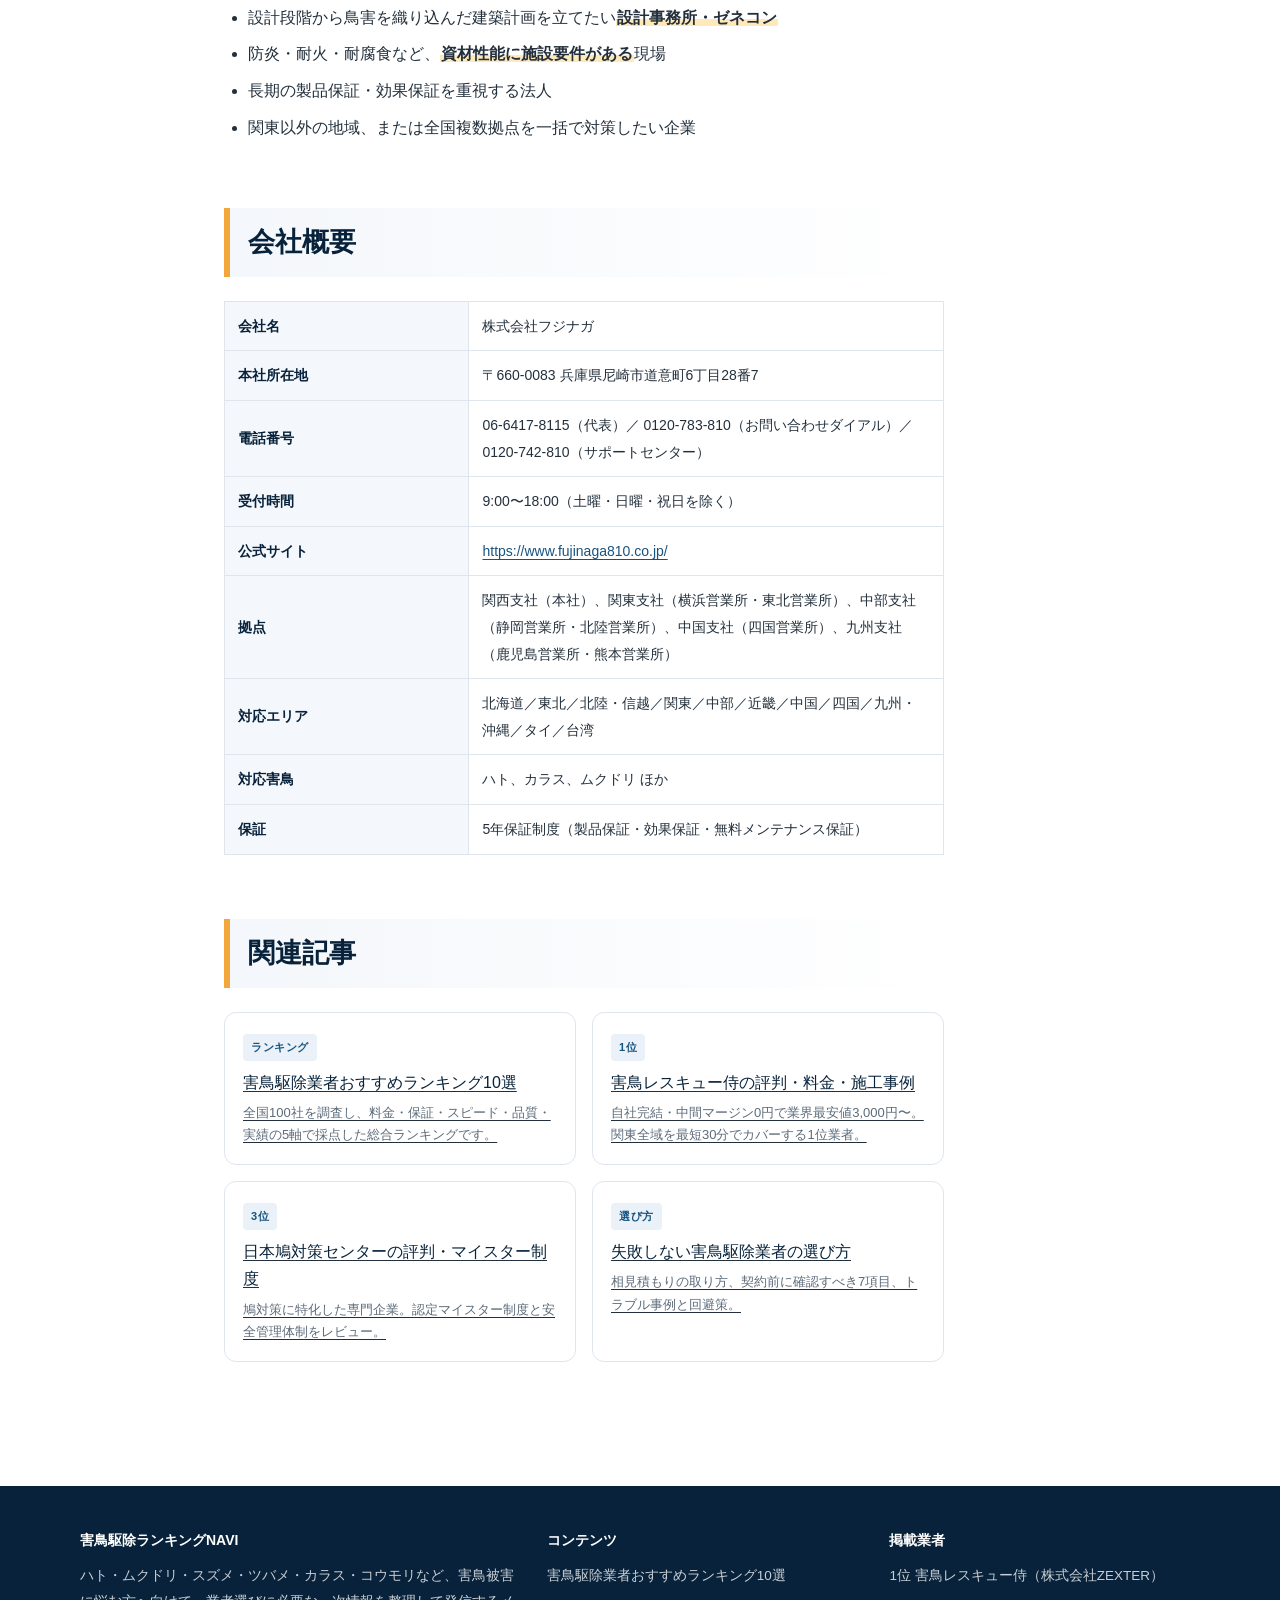
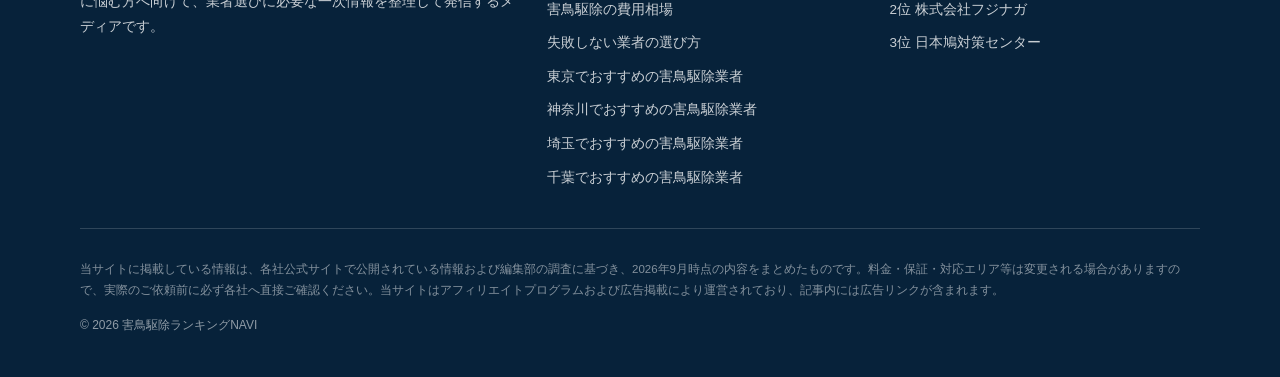
<file: companies/fujinaga.html>
<!DOCTYPE html>
<html lang="ja">

<head>
  <meta charset="UTF-8">
  <meta name="viewport" content="width=device-width, initial-scale=1, viewport-fit=cover">
  <title>株式会社フジナガの評判は？鳥害対策製品・5年保証・施工実績を徹底レビュー｜害鳥駆除ランキングNAVI</title>
  <meta name="description"
    content="株式会社フジナガ（鳥害対策総合コンサルタント）の製品・保証・実績を編集部が徹底レビュー。BF3バードネットやBS防炎バードネット、鳥類用電気ショックe-500などの自社開発製品と、製品保証・効果保証・無料メンテナンスからなる5年保証制度を解説します。">
  <meta name="robots" content="index, follow, max-image-preview:large, max-snippet:-1">
  <link rel="canonical" href="https://hato-taisaku.osusume-navi.info/companies/fujinaga.html">
  <meta name="theme-color" content="#0b2f4f">

  <meta property="og:type" content="article">
  <meta property="og:site_name" content="害鳥駆除ランキングNAVI">
  <meta property="og:title" content="株式会社フジナガの評判は？鳥害対策製品・5年保証・施工実績を徹底レビュー">
  <meta property="og:description" content="大規模施設に強い鳥害対策総合コンサルタント。自社開発製品と5年保証制度を詳しく解説します。">
  <meta property="og:url" content="https://hato-taisaku.osusume-navi.info/companies/fujinaga.html">
  <meta property="og:locale" content="ja_JP">
  <meta name="twitter:card" content="summary_large_image">

  <link rel="stylesheet" href="../assets/css/style.css">
  <script src="../assets/js/main.js" defer></script>

  <script type="application/ld+json">
{
  "@context": "https://schema.org",
  "@graph": [
    {
      "@type": "Article",
      "headline": "株式会社フジナガの評判は？鳥害対策製品・5年保証・施工実績を徹底レビュー",
      "inLanguage": "ja",
      "datePublished": "2026-09-09",
      "dateModified": "2026-09-09",
      "mainEntityOfPage": { "@id": "https://hato-taisaku.osusume-navi.info/companies/fujinaga.html" },
      "author": { "@type": "Organization", "name": "害鳥駆除ランキングNAVI 編集部" },
      "publisher": { "@type": "Organization", "name": "害鳥駆除ランキングNAVI 編集部" }
    },
    {
      "@type": "Organization",
      "name": "株式会社フジナガ",
      "url": "https://www.fujinaga810.co.jp/",
      "telephone": "+81-6-6417-8115",
      "address": {
        "@type": "PostalAddress",
        "postalCode": "660-0083",
        "addressRegion": "兵庫県",
        "addressLocality": "尼崎市",
        "streetAddress": "道意町6丁目28番7",
        "addressCountry": "JP"
      }
    },
    {
      "@type": "BreadcrumbList",
      "itemListElement": [
        { "@type": "ListItem", "position": 1, "name": "ホーム", "item": "https://hato-taisaku.osusume-navi.info/" },
        { "@type": "ListItem", "position": 2, "name": "掲載業者", "item": "https://hato-taisaku.osusume-navi.info/companies/fujinaga.html" },
        { "@type": "ListItem", "position": 3, "name": "株式会社フジナガ" }
      ]
    }
  ]
}
</script>
</head>

<body>

  <div class="pr-bar">
    <div class="wrap">本記事にはプロモーションが含まれます。掲載内容は2026年9月時点の公開情報および編集部の調査に基づきます。</div>
  </div>

  <header class="site-header">
    <div class="wrap header-inner">
      <a class="logo" href="../index.html">
        <span class="logo-mark" aria-hidden="true">鳥</span>
        <span class="logo-text">
          <b>害鳥駆除ランキングNAVI</b>
          <span>BIRD CONTROL RANKING</span>
        </span>
      </a>
      <button class="nav-toggle" type="button" aria-expanded="false" aria-controls="gnav"
        aria-label="メニューを開く"><span></span></button>
      <nav class="gnav" id="gnav" aria-label="グローバルナビゲーション">
        <ul>
          <li><a href="../index.html#ranking">ランキング</a></li>
          <li><a href="../columns/hiyou-souba.html">費用相場</a></li>
          <li><a href="../columns/erabikata.html">業者の選び方</a></li>
          <li><a href="../areas/tokyo.html">東京</a></li>
          <li><a href="../areas/kanagawa.html">神奈川</a></li>
          <li><a href="../areas/saitama.html">埼玉</a></li>
          <li><a href="../areas/chiba.html">千葉</a></li>
          <li><a href="rescue-samurai.html">1位の詳細</a></li>
        </ul>
      </nav>
    </div>
  </header>

  <section class="hero">
    <div class="wrap">
      <div class="hero-meta">
        <span>ランキング2位</span>
        <span>公開日：2026年9月9日</span>
        <span>最終更新：2026年9月9日</span>
      </div>
      <h1><span class="hl">株式会社フジナガ</span>の評判は？<br>鳥害対策製品・5年保証・施工実績を徹底レビュー</h1>
      <p>関西国際空港、東名高速道路、九州国立博物館——。大規模インフラの防鳥工事を数多く手がける鳥害対策総合コンサルタント、株式会社フジナガの製品力・保証制度・サポート体制を編集部が詳しくレビューします。</p>
      <ul class="badges">
        <li>年間7,000件超の施工</li>
        <li>5年保証制度</li>
        <li>全国＋タイ・台湾対応</li>
        <li>自社開発製品が豊富</li>
      </ul>
    </div>
  </section>

  <div class="wrap">
    <nav class="breadcrumb" aria-label="パンくずリスト">
      <ol>
        <li><a href="../index.html">ホーム</a></li>
        <li><a href="../index.html#ranking">掲載業者</a></li>
        <li>株式会社フジナガ</li>
      </ol>
    </nav>
  </div>

  <div class="wrap layout">
    <main>
      <article class="article" data-toc-source>

        <p class="lead">
          株式会社フジナガは、兵庫県尼崎市に本社を置く鳥害対策の総合コンサルタントです。関東・中部・関西・中国・九州に支社を構え、北海道から沖縄、さらにタイ・台湾までカバー。単なる施工会社ではなく、<strong>被害調査から企画・見積・提案・防鳥工事、そして建築の設計段階での鳥害対策まで一気通貫で担う</strong>点が最大の特徴です。
        </p>

        <div class="rank-card is-second" style="margin-top:36px;">
          <span class="rank-badge"><span class="num">2</span>位</span>
          <h3>株式会社フジナガ</h3>
          <p class="company-sub">鳥害対策総合コンサルタント ／ 全国＋海外対応</p>
          <div class="rating">
            <span class="stars" aria-hidden="true">★★★★★</span>
            <span class="score">4.6<small> / 5.0</small></span>
            <span>料金 3.8 ・ 保証 4.7 ・ スピード 4.2 ・ 品質 5.0 ・ 実績 5.0</span>
          </div>
          <dl class="point-grid">
            <div>
              <dt class="k">保証</dt>
              <dd class="v">最長5年</dd>
            </div>
            <div>
              <dt class="k">年間施工</dt>
              <dd class="v">7,000件超</dd>
            </div>
            <div>
              <dt class="k">対応</dt>
              <dd class="v">全国＋海外</dd>
            </div>
          </dl>
          <div class="cta-row">
            <a class="btn btn-ghost" href="https://www.fujinaga810.co.jp/" target="_blank"
              rel="noopener">フジナガ公式サイトを見る</a>
            <a class="btn btn-ghost" href="../index.html#ranking">他社と比較する</a>
          </div>
        </div>

        <nav class="toc mt-m" aria-label="目次">
          <p class="toc-title">目次</p>
          <div id="toc"></div>
        </nav>

        <h2 id="strength">フジナガの強み｜「施工会社」ではなく「コンサルタント」</h2>
        <p>
          多くの防鳥業者が「被害が出てから呼ばれる」立場であるのに対し、フジナガは<strong>建物が建つ前の設計段階から鳥害リスクを織り込む提案</strong>を行っています。設計事務所向けに工法ガイド・仕様書・図面集を提供し、建設業者、施設管理者、商業施設、工場・物流業者、交通機関といった事業者区分ごとに専用の窓口を設けている構成からも、法人・BtoBを主戦場としていることが分かります。
        </p>
        <p>また、導入を検討している施設に自社製品を設置したイメージを確認できる<strong>3Dシミュレーター</strong>を公開している点は、社内稟議に説明資料が必要な法人担当者にとって実務的な価値があります。</p>

        <h2 id="products">自社開発製品｜BF3／BSシリーズ</h2>
        <p>フジナガの技術的な強みは、防鳥資材を自社で開発・製造していることにあります。主要製品は次のとおりです。</p>

        <div class="table-scroll">
          <table class="spec">
            <tbody>
              <tr>
                <th>BS防炎バードネット</th>
                <td>衝撃に強く防炎性能にも優れた高耐久・高品質の防鳥ネット。火気を扱う工場や、防炎規制のある施設に適合。</td>
              </tr>
              <tr>
                <th>BF3バードネット<br>オールステンレス25/50</th>
                <td>抜群の耐久性と耐火性を誇るオールステンレス製ネット。海沿いや化学プラントなど、腐食環境の厳しい現場に。</td>
              </tr>
              <tr>
                <th>BF3鳥類用電気ショック e-500</th>
                <td>鳥に適度な痛みを与えて体感させ、飛来を防除する微弱電流システム。景観を損なわず、梁やパラペット上部の着地を抑止。</td>
              </tr>
              <tr>
                <th>BF3バードピン（防鳥ピン）</th>
                <td>手すり・庇など、鳥が止まりやすい狭所への物理的な着地防止。</td>
              </tr>
              <tr>
                <th>BSバードジェル（防鳥忌避剤）</th>
                <td>鳥が嫌う成分による忌避処理。目立ちにくく、意匠性を保ちたい場所に。</td>
              </tr>
              <tr>
                <th>BSバードワイヤー（防鳥ワイヤー）</th>
                <td>細いワイヤーの張力で着地を不安定にする低コスト工法。</td>
              </tr>
            </tbody>
          </table>
        </div>

        <div class="callout callout-note mt-m">
          <p>
            防炎・耐火・耐腐食といった<strong>建築基準や施設要件に紐づく性能を製品側で担保できる</strong>のは、資材を自社開発している企業ならではの強みです。消防法や施設の内規で使える材料が限定される現場では、この点が決定打になります。
          </p>
        </div>

        <h2 id="warranty">5年保証制度｜製品保証・効果保証・無料メンテナンス</h2>
        <p>フジナガの保証は3階建ての構成です。</p>
        <ul>
          <li><strong>効果保証</strong>：鳥が再び飛来した場合、無料で改善工事を実施</li>
          <li><strong>製品保証</strong>：製品自体に最長5年間の保証。自然による劣化や施工不良も無償で補修</li>
          <li><strong>無料メンテナンス保証</strong>：期間内の点検・メンテナンスに対応</li>
        </ul>
        <p>「効果」と「製品」の両方をカバーしている点が特徴です。防鳥ネットは紫外線や強風で経年劣化するため、資材そのものへの保証があるかどうかは長期運用のコストに直結します。</p>

        <h2 id="safety">安全管理｜年間7,000件超の施工を支える体制</h2>
        <p>
          防鳥工事は高所作業が中心で、労働災害リスクの高い業種です。フジナガは<strong>2026年9月時点で当年の労働災害発生件数0件（目標0件）</strong>を公式サイト上で公開しており、実績値を継続的に開示する姿勢自体が安全管理体制の裏付けになっています。年間7,000件超という施工件数を維持しながらの数字である点も評価できます。
        </p>

        <h2 id="works">主な施工実績</h2>
        <p>公開されている実績は、公共性の高い大型物件が中心です。</p>
        <ul>
          <li>関西国際空港（大阪府／2017年12月竣工）</li>
          <li>中之島フェスティバルタワー（大阪府／2018年3月竣工）</li>
          <li>東名高速道路 磐田インターチェンジ（静岡県／2017年9月竣工）</li>
          <li>九州国立博物館（福岡県／2016年12月竣工）</li>
          <li>大阪重粒子線センター（大阪府／2018年3月竣工）</li>
          <li>海遊館（大阪府／2017年3月竣工）</li>
          <li>三井アウトレットパーク ジャズドリーム長島（三重県／2017年9月竣工）</li>
          <li>国立大学法人岐阜大学、日蓮正宗総本山 大石寺、スズキ株式会社 磐田工場（いずれも継続中）</li>
        </ul>

        <h2 id="proscons">編集部評価｜メリットとデメリット</h2>
        <div class="proscons">
          <div class="pros">
            <h4>メリット</h4>
            <ul>
              <li>調査・設計・施工・保守までワンストップの総合コンサルティング</li>
              <li>防炎ネット・オールステンレスネット・電気ショックなど自社開発製品が豊富</li>
              <li>空港・高速道路・博物館など大型公共施設の実績が多数</li>
              <li>製品保証・効果保証・無料メンテナンスの5年保証制度</li>
              <li>3Dシミュレーターや仕様図面集など、法人の検討材料が充実</li>
              <li>労働災害の発生件数を継続的に公開する安全管理体制</li>
              <li>全国＋タイ・台湾までカバーする対応エリア</li>
            </ul>
          </div>
          <div class="cons">
            <h4>デメリット・注意点</h4>
            <ul>
              <li>料金の目安が公開されておらず、都度見積もりが必要</li>
              <li>法人・大規模案件が主軸のため、ベランダ1箇所などの小口案件は割高になりやすい</li>
              <li>対応スピードの明示がなく、緊急案件では調整が必要</li>
              <li>サポートセンターの受付は平日9:00〜18:00（土日祝を除く）</li>
              <li>個人宅向けの分かりやすい料金導線が用意されていない</li>
            </ul>
          </div>
        </div>

        <div class="callout callout-warn mt-m">
          <h4>個人宅・小規模物件なら1位の「害鳥レスキュー侍」のほうが向いています</h4>
          <p>フジナガは大規模施設・インフラ案件で圧倒的な実力を持ちますが、マンションのベランダ1箇所といった小口案件では、最低施工金額や見積もり手続きの重さがネックになりがちです。関東エリアの戸建て・マンションであれば、<a
              href="rescue-samurai.html">害鳥レスキュー侍</a>のほうが費用対効果とスピードの面で優位です。</p>
          <p class="mt-s"><a class="btn btn-cta btn-sm" href="https://rescue-samurai.com/" target="_blank"
              rel="noopener">1位の害鳥レスキュー侍に無料相談する</a></p>
        </div>

        <h2 id="recommend">フジナガが向いている人</h2>
        <ul>
          <li>工場・商業施設・駅・橋梁・空港など、<strong>大規模施設の管理者</strong></li>
          <li>設計段階から鳥害を織り込んだ建築計画を立てたい<strong>設計事務所・ゼネコン</strong></li>
          <li>防炎・耐火・耐腐食など、<strong>資材性能に施設要件がある</strong>現場</li>
          <li>長期の製品保証・効果保証を重視する法人</li>
          <li>関東以外の地域、または全国複数拠点を一括で対策したい企業</li>
        </ul>

        <h2 id="company">会社概要</h2>
        <div class="table-scroll">
          <table class="spec">
            <tbody>
              <tr>
                <th>会社名</th>
                <td>株式会社フジナガ</td>
              </tr>
              <tr>
                <th>本社所在地</th>
                <td>〒660-0083 兵庫県尼崎市道意町6丁目28番7</td>
              </tr>
              <tr>
                <th>電話番号</th>
                <td>06-6417-8115（代表）／ 0120-783-810（お問い合わせダイアル）／ 0120-742-810（サポートセンター）</td>
              </tr>
              <tr>
                <th>受付時間</th>
                <td>9:00〜18:00（土曜・日曜・祝日を除く）</td>
              </tr>
              <tr>
                <th>公式サイト</th>
                <td><a href="https://www.fujinaga810.co.jp/" target="_blank"
                    rel="noopener">https://www.fujinaga810.co.jp/</a></td>
              </tr>
              <tr>
                <th>拠点</th>
                <td>関西支社（本社）、関東支社（横浜営業所・東北営業所）、中部支社（静岡営業所・北陸営業所）、中国支社（四国営業所）、九州支社（鹿児島営業所・熊本営業所）</td>
              </tr>
              <tr>
                <th>対応エリア</th>
                <td>北海道／東北／北陸・信越／関東／中部／近畿／中国／四国／九州・沖縄／タイ／台湾</td>
              </tr>
              <tr>
                <th>対応害鳥</th>
                <td>ハト、カラス、ムクドリ ほか</td>
              </tr>
              <tr>
                <th>保証</th>
                <td>5年保証制度（製品保証・効果保証・無料メンテナンス保証）</td>
              </tr>
            </tbody>
          </table>
        </div>

        <h2 id="related">関連記事</h2>
        <div class="card-grid">
          <a class="card" href="../index.html">
            <span class="tag">ランキング</span>
            <p class="card-title">害鳥駆除業者おすすめランキング10選</p>
            <p>全国100社を調査し、料金・保証・スピード・品質・実績の5軸で採点した総合ランキングです。</p>
          </a>
          <a class="card" href="rescue-samurai.html">
            <span class="tag">1位</span>
            <p class="card-title">害鳥レスキュー侍の評判・料金・施工事例</p>
            <p>自社完結・中間マージン0円で業界最安値3,000円〜。関東全域を最短30分でカバーする1位業者。</p>
          </a>
          <a class="card" href="hatotaisaku.html">
            <span class="tag">3位</span>
            <p class="card-title">日本鳩対策センターの評判・マイスター制度</p>
            <p>鳩対策に特化した専門企業。認定マイスター制度と安全管理体制をレビュー。</p>
          </a>
          <a class="card" href="../columns/erabikata.html">
            <span class="tag">選び方</span>
            <p class="card-title">失敗しない害鳥駆除業者の選び方</p>
            <p>相見積もりの取り方、契約前に確認すべき7項目、トラブル事例と回避策。</p>
          </a>
        </div>

      </article>
    </main>

    <aside class="sidebar">
      <div class="widget">
        <p class="widget-title">総合ランキング TOP3</p>
        <div class="widget-body">
          <ul class="widget-rank">
            <li><span class="no">1</span><a href="rescue-samurai.html"><span class="nm">害鳥レスキュー侍（株式会社ZEXTER）</span><span
                  class="ds">3,000円〜／最長半永久保証／関東全域を最短30分</span></a></li>
            <li><span class="no">2</span><a href="fujinaga.html"><span class="nm">株式会社フジナガ</span><span
                  class="ds">大規模施設に強い総合コンサル／5年保証／全国</span></a></li>
            <li><span class="no">3</span><a href="hatotaisaku.html"><span class="nm">日本鳩対策センター</span><span
                  class="ds">鳩特化・認定マイスター施工／効果保証5年</span></a></li>
          </ul>
          <a class="btn btn-cta btn-sm btn-block mt-s" href="https://rescue-samurai.com/" target="_blank"
            rel="noopener">1位に無料相談する</a>
        </div>
      </div>

      <div class="widget">
        <p class="widget-title">関東エリアの緊急相談</p>
        <div class="widget-body text-center">
          <p class="small mt-0">24時間365日受付・最短30分で現地へ</p>
          <a href="tel:05088964221"
            style="font-size:24px;font-weight:700;color:var(--c-navy-dark);text-decoration:none;">050-8896-4221</a>
          <p class="small">害鳥レスキュー侍／相談・調査・見積もり無料</p>
          <a class="btn btn-line btn-sm btn-block" href="https://rescue-samurai.com/" target="_blank"
            rel="noopener">LINEで写真を送って相談</a>
        </div>
      </div>

      <div class="widget">
        <p class="widget-title">目的から探す</p>
        <div class="widget-body">
          <ul class="link-list">
            <li><a href="../index.html">総合ランキングを見る</a></li>
            <li><a href="../columns/hiyou-souba.html">害鳥駆除の費用相場</a></li>
            <li><a href="../columns/erabikata.html">失敗しない業者の選び方</a></li>
            <li><a href="../areas/tokyo.html">東京で業者を探す</a></li>
            <li><a href="../areas/kanagawa.html">神奈川で業者を探す</a></li>
            <li><a href="../areas/saitama.html">埼玉で業者を探す</a></li>
            <li><a href="../areas/chiba.html">千葉で業者を探す</a></li>
          </ul>
        </div>
      </div>
    </aside>
  </div>

  <footer class="site-footer">
    <div class="wrap">
      <div class="footer-grid">
        <div>
          <h4>害鳥駆除ランキングNAVI</h4>
          <p style="margin:0 0 12px;">ハト・ムクドリ・スズメ・ツバメ・カラス・コウモリなど、害鳥被害に悩む方へ向けて、業者選びに必要な一次情報を整理して発信するメディアです。</p>
        </div>
        <div>
          <h4>コンテンツ</h4>
          <ul>
            <li><a href="../index.html">害鳥駆除業者おすすめランキング10選</a></li>
            <li><a href="../columns/hiyou-souba.html">害鳥駆除の費用相場</a></li>
            <li><a href="../columns/erabikata.html">失敗しない業者の選び方</a></li>
            <li><a href="../areas/tokyo.html">東京でおすすめの害鳥駆除業者</a></li>
            <li><a href="../areas/kanagawa.html">神奈川でおすすめの害鳥駆除業者</a></li>
            <li><a href="../areas/saitama.html">埼玉でおすすめの害鳥駆除業者</a></li>
            <li><a href="../areas/chiba.html">千葉でおすすめの害鳥駆除業者</a></li>
          </ul>
        </div>
        <div>
          <h4>掲載業者</h4>
          <ul>
            <li><a href="rescue-samurai.html">1位 害鳥レスキュー侍（株式会社ZEXTER）</a></li>
            <li><a href="fujinaga.html">2位 株式会社フジナガ</a></li>
            <li><a href="hatotaisaku.html">3位 日本鳩対策センター</a></li>
          </ul>
        </div>
      </div>
      <div class="footer-bottom">
        <p class="footer-disclaimer">
          当サイトに掲載している情報は、各社公式サイトで公開されている情報および編集部の調査に基づき、2026年9月時点の内容をまとめたものです。料金・保証・対応エリア等は変更される場合がありますので、実際のご依頼前に必ず各社へ直接ご確認ください。当サイトはアフィリエイトプログラムおよび広告掲載により運営されており、記事内には広告リンクが含まれます。
        </p>
        <p>&copy; 2026 害鳥駆除ランキングNAVI</p>
      </div>
    </div>
  </footer>

  <div class="sticky-cta" aria-label="お問い合わせ">
    <a class="btn btn-tel" href="../index.html#ranking">ランキングを見る</a>
    <a class="btn btn-cta" href="rescue-samurai.html">1位の詳細を見る</a>
  </div>

  <button class="to-top" type="button" aria-label="ページ上部へ戻る">↑</button>

</body>

</html>
</file>
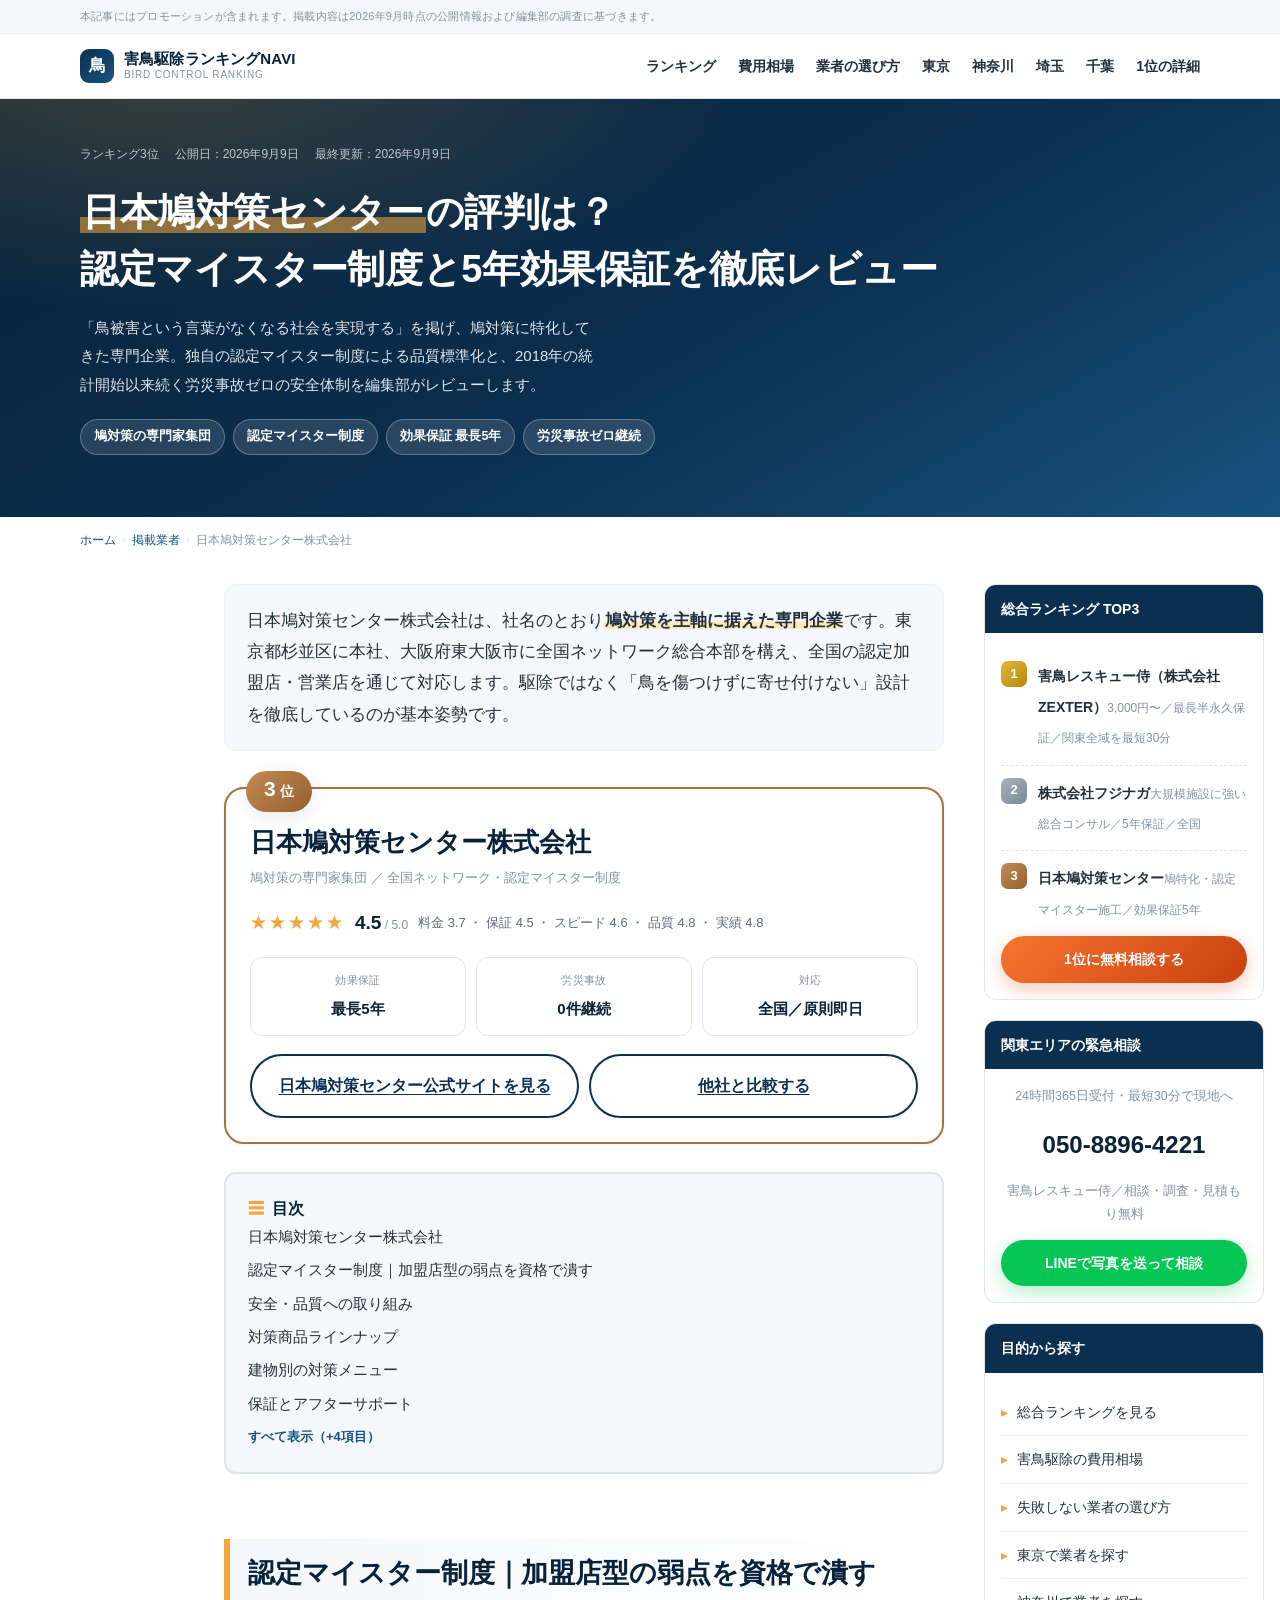
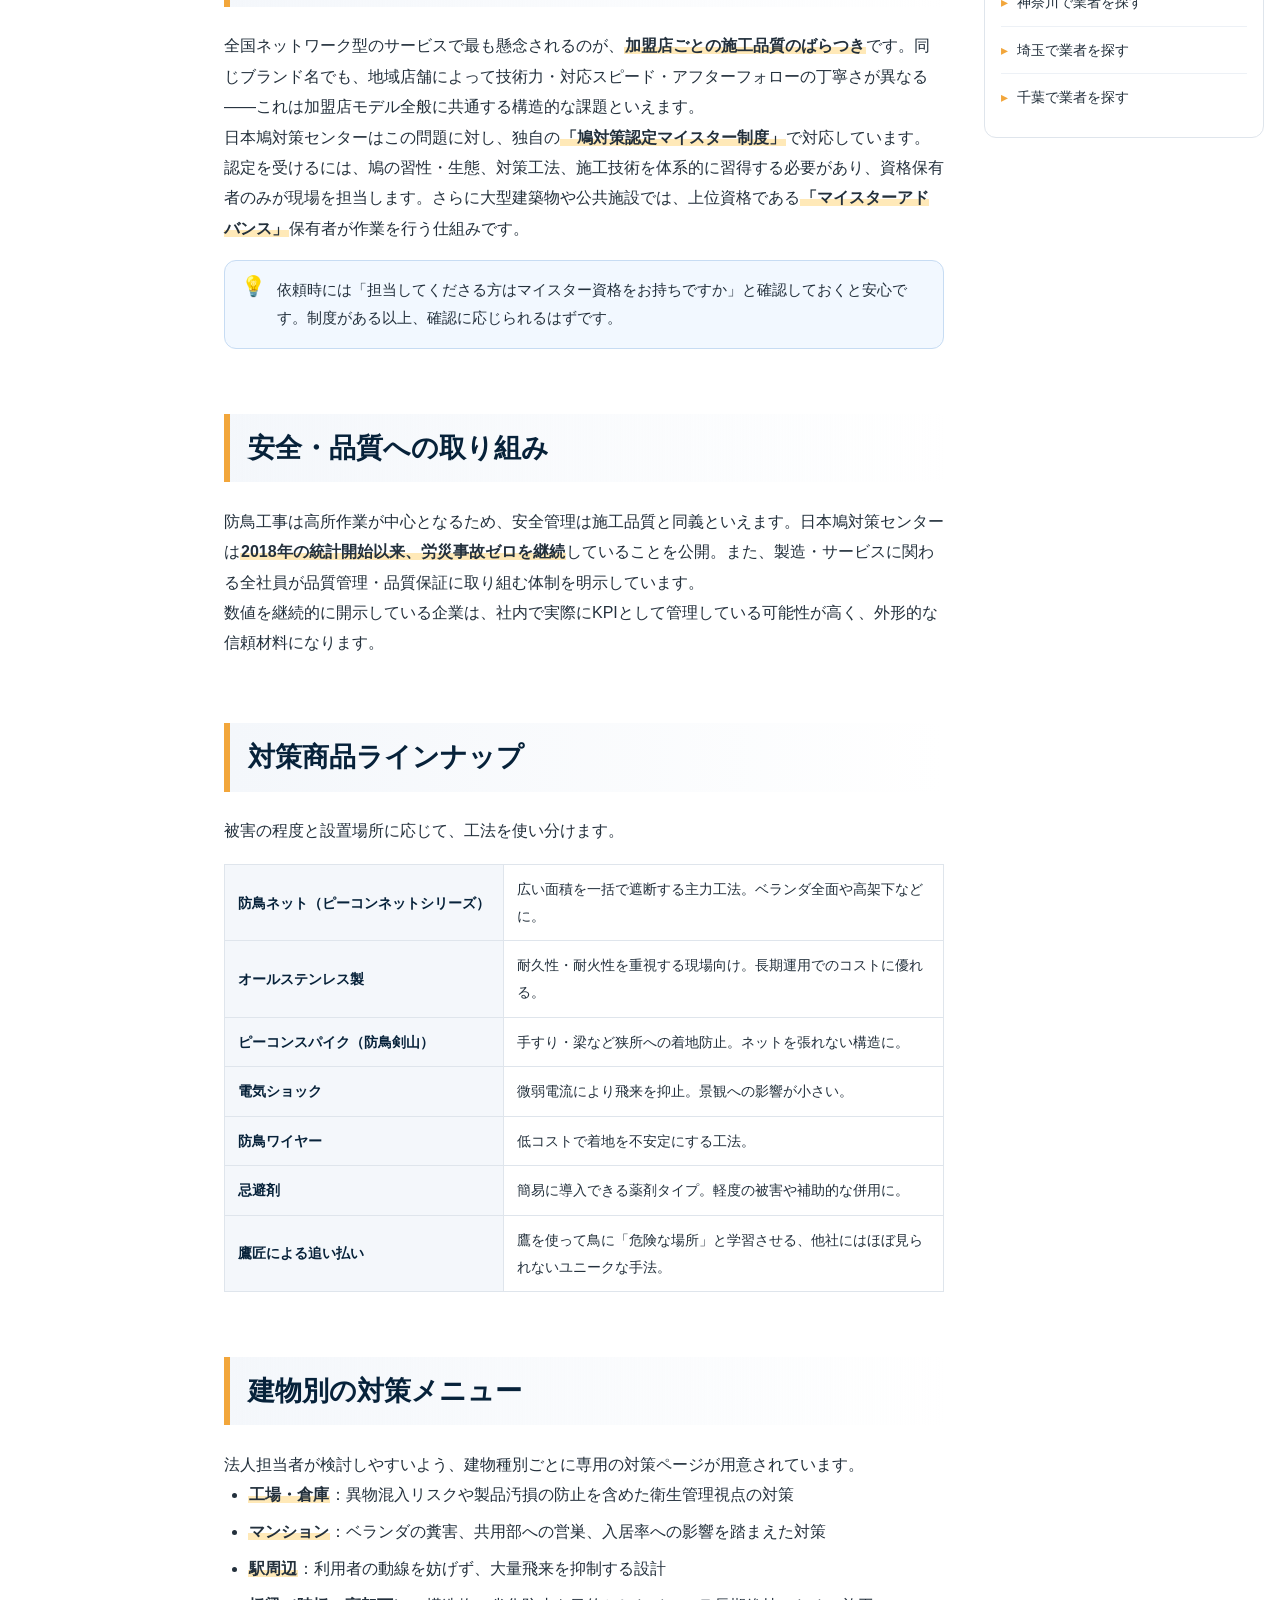
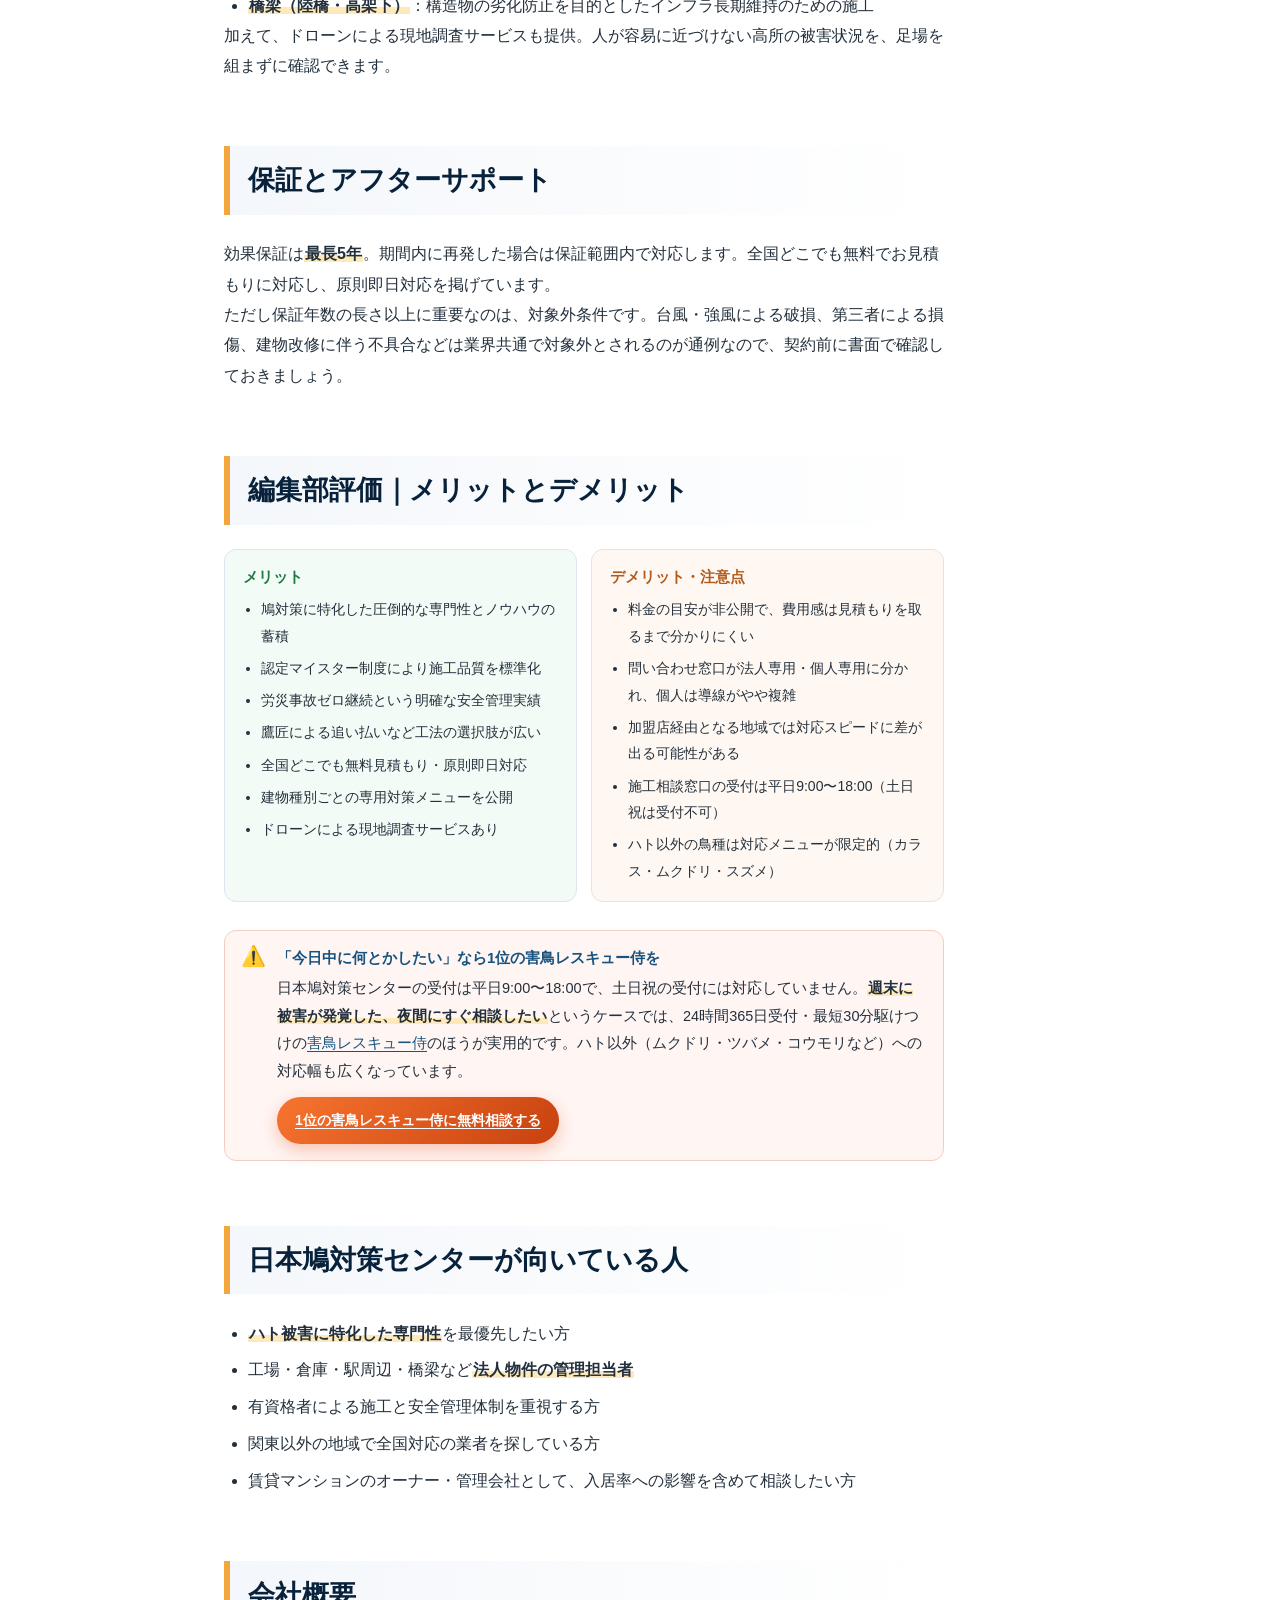
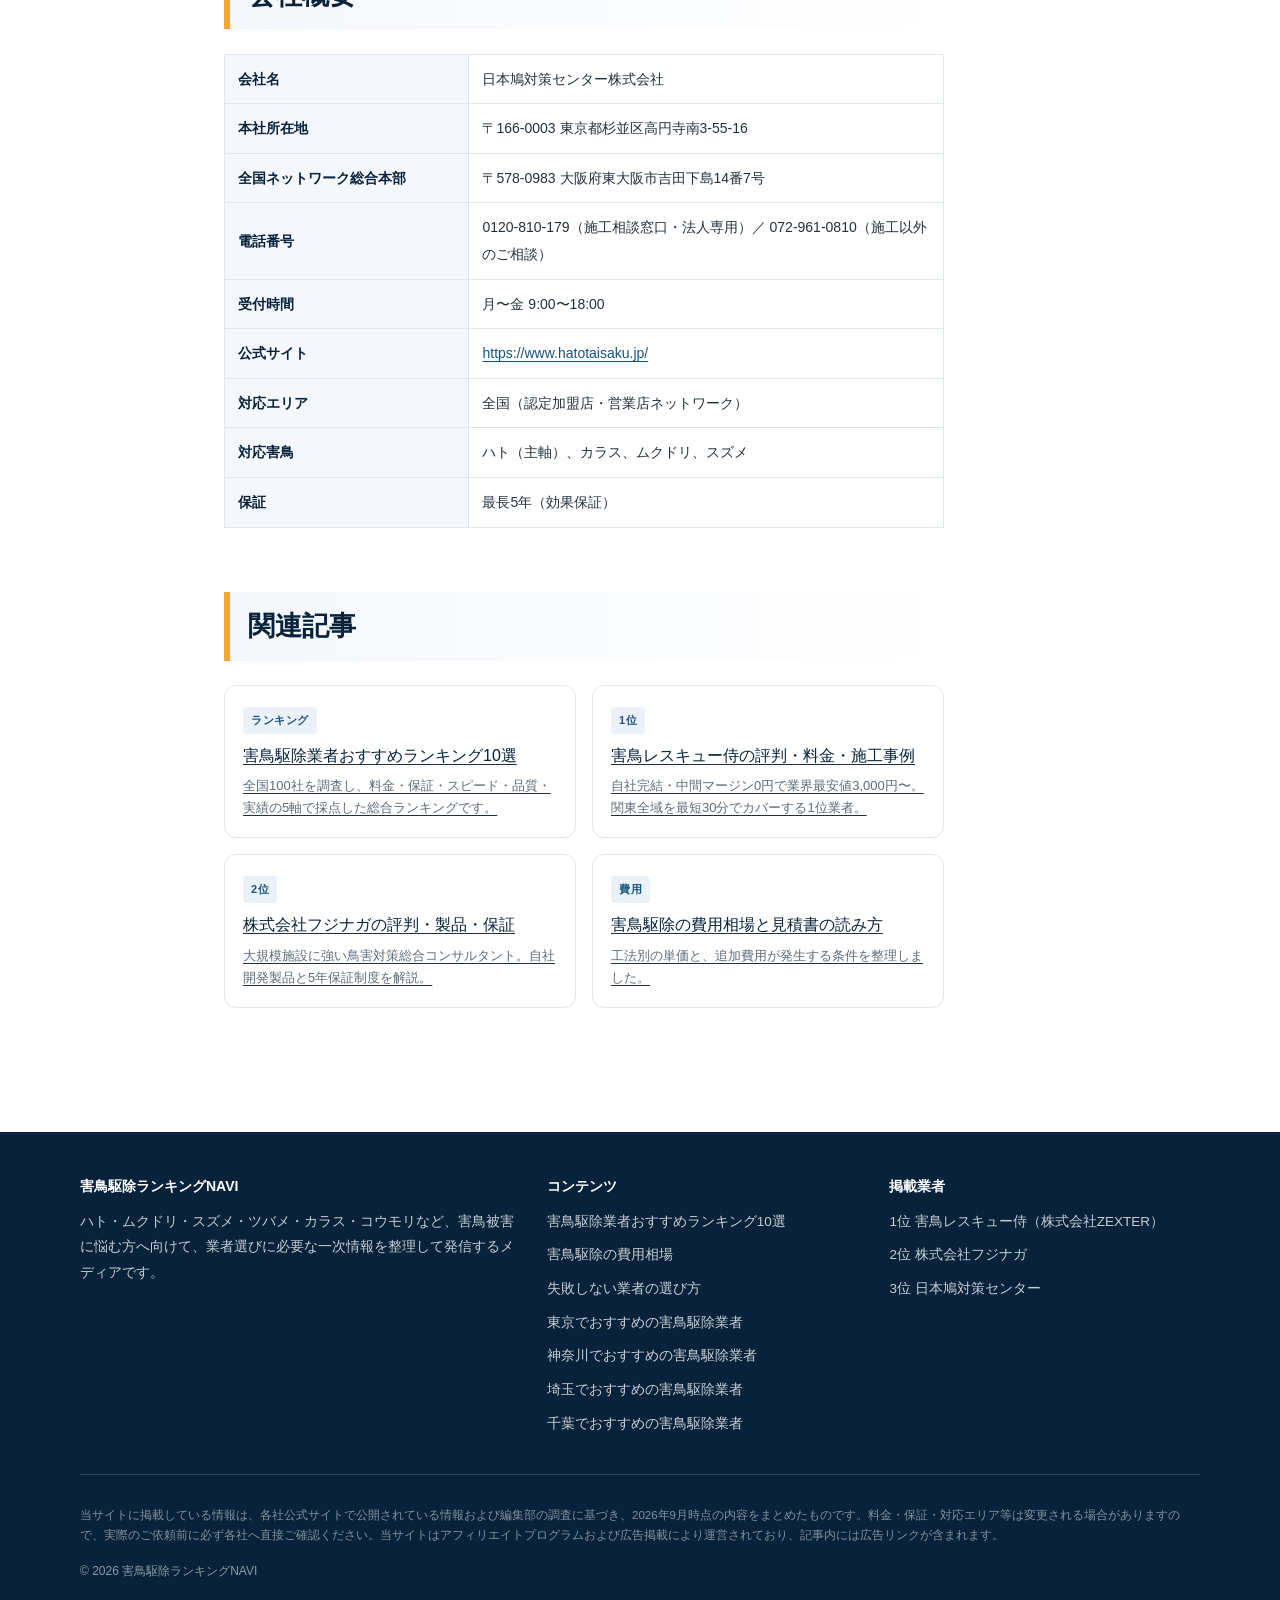
<file: companies/hatotaisaku.html>
<!DOCTYPE html>
<html lang="ja">

<head>
  <meta charset="UTF-8">
  <meta name="viewport" content="width=device-width, initial-scale=1, viewport-fit=cover">
  <title>日本鳩対策センターの評判は？認定マイスター制度と5年効果保証を徹底レビュー｜害鳥駆除ランキングNAVI</title>
  <meta name="description"
    content="日本鳩対策センター株式会社の評判・工法・保証・安全体制を編集部が徹底レビュー。鳩対策認定マイスター制度による施工品質の標準化、労災事故ゼロ継続の安全管理、鷹匠による追い払いまで、鳩対策専門企業の実力を解説します。">
  <meta name="robots" content="index, follow, max-image-preview:large, max-snippet:-1">
  <link rel="canonical" href="https://hato-taisaku.osusume-navi.info/companies/hatotaisaku.html">
  <meta name="theme-color" content="#0b2f4f">

  <meta property="og:type" content="article">
  <meta property="og:site_name" content="害鳥駆除ランキングNAVI">
  <meta property="og:title" content="日本鳩対策センターの評判は？認定マイスター制度と5年効果保証を徹底レビュー">
  <meta property="og:description" content="鳩対策に特化した専門企業。認定マイスター制度と労災事故ゼロの安全管理体制を詳しく解説します。">
  <meta property="og:url" content="https://hato-taisaku.osusume-navi.info/companies/hatotaisaku.html">
  <meta property="og:locale" content="ja_JP">
  <meta name="twitter:card" content="summary_large_image">

  <link rel="stylesheet" href="../assets/css/style.css">
  <script src="../assets/js/main.js" defer></script>

  <script type="application/ld+json">
{
  "@context": "https://schema.org",
  "@graph": [
    {
      "@type": "Article",
      "headline": "日本鳩対策センターの評判は？認定マイスター制度と5年効果保証を徹底レビュー",
      "inLanguage": "ja",
      "datePublished": "2026-09-09",
      "dateModified": "2026-09-09",
      "mainEntityOfPage": { "@id": "https://hato-taisaku.osusume-navi.info/companies/hatotaisaku.html" },
      "author": { "@type": "Organization", "name": "害鳥駆除ランキングNAVI 編集部" },
      "publisher": { "@type": "Organization", "name": "害鳥駆除ランキングNAVI 編集部" }
    },
    {
      "@type": "Organization",
      "name": "日本鳩対策センター株式会社",
      "url": "https://www.hatotaisaku.jp/",
      "telephone": "+81-120-810-179",
      "address": {
        "@type": "PostalAddress",
        "postalCode": "166-0003",
        "addressRegion": "東京都",
        "addressLocality": "杉並区",
        "streetAddress": "高円寺南3-55-16",
        "addressCountry": "JP"
      }
    },
    {
      "@type": "BreadcrumbList",
      "itemListElement": [
        { "@type": "ListItem", "position": 1, "name": "ホーム", "item": "https://hato-taisaku.osusume-navi.info/" },
        { "@type": "ListItem", "position": 2, "name": "掲載業者", "item": "https://hato-taisaku.osusume-navi.info/companies/hatotaisaku.html" },
        { "@type": "ListItem", "position": 3, "name": "日本鳩対策センター株式会社" }
      ]
    }
  ]
}
</script>
</head>

<body>

  <div class="pr-bar">
    <div class="wrap">本記事にはプロモーションが含まれます。掲載内容は2026年9月時点の公開情報および編集部の調査に基づきます。</div>
  </div>

  <header class="site-header">
    <div class="wrap header-inner">
      <a class="logo" href="../index.html">
        <span class="logo-mark" aria-hidden="true">鳥</span>
        <span class="logo-text">
          <b>害鳥駆除ランキングNAVI</b>
          <span>BIRD CONTROL RANKING</span>
        </span>
      </a>
      <button class="nav-toggle" type="button" aria-expanded="false" aria-controls="gnav"
        aria-label="メニューを開く"><span></span></button>
      <nav class="gnav" id="gnav" aria-label="グローバルナビゲーション">
        <ul>
          <li><a href="../index.html#ranking">ランキング</a></li>
          <li><a href="../columns/hiyou-souba.html">費用相場</a></li>
          <li><a href="../columns/erabikata.html">業者の選び方</a></li>
          <li><a href="../areas/tokyo.html">東京</a></li>
          <li><a href="../areas/kanagawa.html">神奈川</a></li>
          <li><a href="../areas/saitama.html">埼玉</a></li>
          <li><a href="../areas/chiba.html">千葉</a></li>
          <li><a href="rescue-samurai.html">1位の詳細</a></li>
        </ul>
      </nav>
    </div>
  </header>

  <section class="hero">
    <div class="wrap">
      <div class="hero-meta">
        <span>ランキング3位</span>
        <span>公開日：2026年9月9日</span>
        <span>最終更新：2026年9月9日</span>
      </div>
      <h1><span class="hl">日本鳩対策センター</span>の評判は？<br>認定マイスター制度と5年効果保証を徹底レビュー</h1>
      <p>「鳥被害という言葉がなくなる社会を実現する」を掲げ、鳩対策に特化してきた専門企業。独自の認定マイスター制度による品質標準化と、2018年の統計開始以来続く労災事故ゼロの安全体制を編集部がレビューします。</p>
      <ul class="badges">
        <li>鳩対策の専門家集団</li>
        <li>認定マイスター制度</li>
        <li>効果保証 最長5年</li>
        <li>労災事故ゼロ継続</li>
      </ul>
    </div>
  </section>

  <div class="wrap">
    <nav class="breadcrumb" aria-label="パンくずリスト">
      <ol>
        <li><a href="../index.html">ホーム</a></li>
        <li><a href="../index.html#ranking">掲載業者</a></li>
        <li>日本鳩対策センター株式会社</li>
      </ol>
    </nav>
  </div>

  <div class="wrap layout">
    <main>
      <article class="article" data-toc-source>

        <p class="lead">
          日本鳩対策センター株式会社は、社名のとおり<strong>鳩対策を主軸に据えた専門企業</strong>です。東京都杉並区に本社、大阪府東大阪市に全国ネットワーク総合本部を構え、全国の認定加盟店・営業店を通じて対応します。駆除ではなく「鳥を傷つけずに寄せ付けない」設計を徹底しているのが基本姿勢です。
        </p>

        <div class="rank-card is-third" style="margin-top:36px;">
          <span class="rank-badge"><span class="num">3</span>位</span>
          <h3>日本鳩対策センター株式会社</h3>
          <p class="company-sub">鳩対策の専門家集団 ／ 全国ネットワーク・認定マイスター制度</p>
          <div class="rating">
            <span class="stars" aria-hidden="true">★★★★★</span>
            <span class="score">4.5<small> / 5.0</small></span>
            <span>料金 3.7 ・ 保証 4.5 ・ スピード 4.6 ・ 品質 4.8 ・ 実績 4.8</span>
          </div>
          <dl class="point-grid">
            <div>
              <dt class="k">効果保証</dt>
              <dd class="v">最長5年</dd>
            </div>
            <div>
              <dt class="k">労災事故</dt>
              <dd class="v">0件継続</dd>
            </div>
            <div>
              <dt class="k">対応</dt>
              <dd class="v">全国／原則即日</dd>
            </div>
          </dl>
          <div class="cta-row">
            <a class="btn btn-ghost" href="https://www.hatotaisaku.jp/" target="_blank"
              rel="noopener">日本鳩対策センター公式サイトを見る</a>
            <a class="btn btn-ghost" href="../index.html#ranking">他社と比較する</a>
          </div>
        </div>

        <nav class="toc mt-m" aria-label="目次">
          <p class="toc-title">目次</p>
          <div id="toc"></div>
        </nav>

        <h2 id="meister">認定マイスター制度｜加盟店型の弱点を資格で潰す</h2>
        <p>
          全国ネットワーク型のサービスで最も懸念されるのが、<strong>加盟店ごとの施工品質のばらつき</strong>です。同じブランド名でも、地域店舗によって技術力・対応スピード・アフターフォローの丁寧さが異なる——これは加盟店モデル全般に共通する構造的な課題といえます。
        </p>
        <p>
          日本鳩対策センターはこの問題に対し、独自の<strong>「鳩対策認定マイスター制度」</strong>で対応しています。認定を受けるには、鳩の習性・生態、対策工法、施工技術を体系的に習得する必要があり、資格保有者のみが現場を担当します。さらに大型建築物や公共施設では、上位資格である<strong>「マイスターアドバンス」</strong>保有者が作業を行う仕組みです。
        </p>
        <div class="callout callout-note">
          <p>依頼時には「担当してくださる方はマイスター資格をお持ちですか」と確認しておくと安心です。制度がある以上、確認に応じられるはずです。</p>
        </div>

        <h2 id="safety">安全・品質への取り組み</h2>
        <p>
          防鳥工事は高所作業が中心となるため、安全管理は施工品質と同義といえます。日本鳩対策センターは<strong>2018年の統計開始以来、労災事故ゼロを継続</strong>していることを公開。また、製造・サービスに関わる全社員が品質管理・品質保証に取り組む体制を明示しています。
        </p>
        <p>数値を継続的に開示している企業は、社内で実際にKPIとして管理している可能性が高く、外形的な信頼材料になります。</p>

        <h2 id="products">対策商品ラインナップ</h2>
        <p>被害の程度と設置場所に応じて、工法を使い分けます。</p>
        <div class="table-scroll">
          <table class="spec">
            <tbody>
              <tr>
                <th>防鳥ネット（ピーコンネットシリーズ）</th>
                <td>広い面積を一括で遮断する主力工法。ベランダ全面や高架下などに。</td>
              </tr>
              <tr>
                <th>オールステンレス製</th>
                <td>耐久性・耐火性を重視する現場向け。長期運用でのコストに優れる。</td>
              </tr>
              <tr>
                <th>ピーコンスパイク（防鳥剣山）</th>
                <td>手すり・梁など狭所への着地防止。ネットを張れない構造に。</td>
              </tr>
              <tr>
                <th>電気ショック</th>
                <td>微弱電流により飛来を抑止。景観への影響が小さい。</td>
              </tr>
              <tr>
                <th>防鳥ワイヤー</th>
                <td>低コストで着地を不安定にする工法。</td>
              </tr>
              <tr>
                <th>忌避剤</th>
                <td>簡易に導入できる薬剤タイプ。軽度の被害や補助的な併用に。</td>
              </tr>
              <tr>
                <th>鷹匠による追い払い</th>
                <td>鷹を使って鳥に「危険な場所」と学習させる、他社にはほぼ見られないユニークな手法。</td>
              </tr>
            </tbody>
          </table>
        </div>

        <h2 id="building">建物別の対策メニュー</h2>
        <p>法人担当者が検討しやすいよう、建物種別ごとに専用の対策ページが用意されています。</p>
        <ul>
          <li><strong>工場・倉庫</strong>：異物混入リスクや製品汚損の防止を含めた衛生管理視点の対策</li>
          <li><strong>マンション</strong>：ベランダの糞害、共用部への営巣、入居率への影響を踏まえた対策</li>
          <li><strong>駅周辺</strong>：利用者の動線を妨げず、大量飛来を抑制する設計</li>
          <li><strong>橋梁（陸橋・高架下）</strong>：構造物の劣化防止を目的としたインフラ長期維持のための施工</li>
        </ul>
        <p>加えて、ドローンによる現地調査サービスも提供。人が容易に近づけない高所の被害状況を、足場を組まずに確認できます。</p>

        <h2 id="warranty">保証とアフターサポート</h2>
        <p>効果保証は<strong>最長5年</strong>。期間内に再発した場合は保証範囲内で対応します。全国どこでも無料でお見積もりに対応し、原則即日対応を掲げています。</p>
        <p>ただし保証年数の長さ以上に重要なのは、対象外条件です。台風・強風による破損、第三者による損傷、建物改修に伴う不具合などは業界共通で対象外とされるのが通例なので、契約前に書面で確認しておきましょう。</p>

        <h2 id="proscons">編集部評価｜メリットとデメリット</h2>
        <div class="proscons">
          <div class="pros">
            <h4>メリット</h4>
            <ul>
              <li>鳩対策に特化した圧倒的な専門性とノウハウの蓄積</li>
              <li>認定マイスター制度により施工品質を標準化</li>
              <li>労災事故ゼロ継続という明確な安全管理実績</li>
              <li>鷹匠による追い払いなど工法の選択肢が広い</li>
              <li>全国どこでも無料見積もり・原則即日対応</li>
              <li>建物種別ごとの専用対策メニューを公開</li>
              <li>ドローンによる現地調査サービスあり</li>
            </ul>
          </div>
          <div class="cons">
            <h4>デメリット・注意点</h4>
            <ul>
              <li>料金の目安が非公開で、費用感は見積もりを取るまで分かりにくい</li>
              <li>問い合わせ窓口が法人専用・個人専用に分かれ、個人は導線がやや複雑</li>
              <li>加盟店経由となる地域では対応スピードに差が出る可能性がある</li>
              <li>施工相談窓口の受付は平日9:00〜18:00（土日祝は受付不可）</li>
              <li>ハト以外の鳥種は対応メニューが限定的（カラス・ムクドリ・スズメ）</li>
            </ul>
          </div>
        </div>

        <div class="callout callout-warn mt-m">
          <h4>「今日中に何とかしたい」なら1位の害鳥レスキュー侍を</h4>
          <p>
            日本鳩対策センターの受付は平日9:00〜18:00で、土日祝の受付には対応していません。<strong>週末に被害が発覚した、夜間にすぐ相談したい</strong>というケースでは、24時間365日受付・最短30分駆けつけの<a
              href="rescue-samurai.html">害鳥レスキュー侍</a>のほうが実用的です。ハト以外（ムクドリ・ツバメ・コウモリなど）への対応幅も広くなっています。</p>
          <p class="mt-s"><a class="btn btn-cta btn-sm" href="https://rescue-samurai.com/" target="_blank"
              rel="noopener">1位の害鳥レスキュー侍に無料相談する</a></p>
        </div>

        <h2 id="recommend">日本鳩対策センターが向いている人</h2>
        <ul>
          <li><strong>ハト被害に特化した専門性</strong>を最優先したい方</li>
          <li>工場・倉庫・駅周辺・橋梁など<strong>法人物件の管理担当者</strong></li>
          <li>有資格者による施工と安全管理体制を重視する方</li>
          <li>関東以外の地域で全国対応の業者を探している方</li>
          <li>賃貸マンションのオーナー・管理会社として、入居率への影響を含めて相談したい方</li>
        </ul>

        <h2 id="company">会社概要</h2>
        <div class="table-scroll">
          <table class="spec">
            <tbody>
              <tr>
                <th>会社名</th>
                <td>日本鳩対策センター株式会社</td>
              </tr>
              <tr>
                <th>本社所在地</th>
                <td>〒166-0003 東京都杉並区高円寺南3-55-16</td>
              </tr>
              <tr>
                <th>全国ネットワーク総合本部</th>
                <td>〒578-0983 大阪府東大阪市吉田下島14番7号</td>
              </tr>
              <tr>
                <th>電話番号</th>
                <td>0120-810-179（施工相談窓口・法人専用）／ 072-961-0810（施工以外のご相談）</td>
              </tr>
              <tr>
                <th>受付時間</th>
                <td>月〜金 9:00〜18:00</td>
              </tr>
              <tr>
                <th>公式サイト</th>
                <td><a href="https://www.hatotaisaku.jp/" target="_blank" rel="noopener">https://www.hatotaisaku.jp/</a>
                </td>
              </tr>
              <tr>
                <th>対応エリア</th>
                <td>全国（認定加盟店・営業店ネットワーク）</td>
              </tr>
              <tr>
                <th>対応害鳥</th>
                <td>ハト（主軸）、カラス、ムクドリ、スズメ</td>
              </tr>
              <tr>
                <th>保証</th>
                <td>最長5年（効果保証）</td>
              </tr>
            </tbody>
          </table>
        </div>

        <h2 id="related">関連記事</h2>
        <div class="card-grid">
          <a class="card" href="../index.html">
            <span class="tag">ランキング</span>
            <p class="card-title">害鳥駆除業者おすすめランキング10選</p>
            <p>全国100社を調査し、料金・保証・スピード・品質・実績の5軸で採点した総合ランキングです。</p>
          </a>
          <a class="card" href="rescue-samurai.html">
            <span class="tag">1位</span>
            <p class="card-title">害鳥レスキュー侍の評判・料金・施工事例</p>
            <p>自社完結・中間マージン0円で業界最安値3,000円〜。関東全域を最短30分でカバーする1位業者。</p>
          </a>
          <a class="card" href="fujinaga.html">
            <span class="tag">2位</span>
            <p class="card-title">株式会社フジナガの評判・製品・保証</p>
            <p>大規模施設に強い鳥害対策総合コンサルタント。自社開発製品と5年保証制度を解説。</p>
          </a>
          <a class="card" href="../columns/hiyou-souba.html">
            <span class="tag">費用</span>
            <p class="card-title">害鳥駆除の費用相場と見積書の読み方</p>
            <p>工法別の単価と、追加費用が発生する条件を整理しました。</p>
          </a>
        </div>

      </article>
    </main>

    <aside class="sidebar">
      <div class="widget">
        <p class="widget-title">総合ランキング TOP3</p>
        <div class="widget-body">
          <ul class="widget-rank">
            <li><span class="no">1</span><a href="rescue-samurai.html"><span class="nm">害鳥レスキュー侍（株式会社ZEXTER）</span><span
                  class="ds">3,000円〜／最長半永久保証／関東全域を最短30分</span></a></li>
            <li><span class="no">2</span><a href="fujinaga.html"><span class="nm">株式会社フジナガ</span><span
                  class="ds">大規模施設に強い総合コンサル／5年保証／全国</span></a></li>
            <li><span class="no">3</span><a href="hatotaisaku.html"><span class="nm">日本鳩対策センター</span><span
                  class="ds">鳩特化・認定マイスター施工／効果保証5年</span></a></li>
          </ul>
          <a class="btn btn-cta btn-sm btn-block mt-s" href="https://rescue-samurai.com/" target="_blank"
            rel="noopener">1位に無料相談する</a>
        </div>
      </div>

      <div class="widget">
        <p class="widget-title">関東エリアの緊急相談</p>
        <div class="widget-body text-center">
          <p class="small mt-0">24時間365日受付・最短30分で現地へ</p>
          <a href="tel:05088964221"
            style="font-size:24px;font-weight:700;color:var(--c-navy-dark);text-decoration:none;">050-8896-4221</a>
          <p class="small">害鳥レスキュー侍／相談・調査・見積もり無料</p>
          <a class="btn btn-line btn-sm btn-block" href="https://rescue-samurai.com/" target="_blank"
            rel="noopener">LINEで写真を送って相談</a>
        </div>
      </div>

      <div class="widget">
        <p class="widget-title">目的から探す</p>
        <div class="widget-body">
          <ul class="link-list">
            <li><a href="../index.html">総合ランキングを見る</a></li>
            <li><a href="../columns/hiyou-souba.html">害鳥駆除の費用相場</a></li>
            <li><a href="../columns/erabikata.html">失敗しない業者の選び方</a></li>
            <li><a href="../areas/tokyo.html">東京で業者を探す</a></li>
            <li><a href="../areas/kanagawa.html">神奈川で業者を探す</a></li>
            <li><a href="../areas/saitama.html">埼玉で業者を探す</a></li>
            <li><a href="../areas/chiba.html">千葉で業者を探す</a></li>
          </ul>
        </div>
      </div>
    </aside>
  </div>

  <footer class="site-footer">
    <div class="wrap">
      <div class="footer-grid">
        <div>
          <h4>害鳥駆除ランキングNAVI</h4>
          <p style="margin:0 0 12px;">ハト・ムクドリ・スズメ・ツバメ・カラス・コウモリなど、害鳥被害に悩む方へ向けて、業者選びに必要な一次情報を整理して発信するメディアです。</p>
        </div>
        <div>
          <h4>コンテンツ</h4>
          <ul>
            <li><a href="../index.html">害鳥駆除業者おすすめランキング10選</a></li>
            <li><a href="../columns/hiyou-souba.html">害鳥駆除の費用相場</a></li>
            <li><a href="../columns/erabikata.html">失敗しない業者の選び方</a></li>
            <li><a href="../areas/tokyo.html">東京でおすすめの害鳥駆除業者</a></li>
            <li><a href="../areas/kanagawa.html">神奈川でおすすめの害鳥駆除業者</a></li>
            <li><a href="../areas/saitama.html">埼玉でおすすめの害鳥駆除業者</a></li>
            <li><a href="../areas/chiba.html">千葉でおすすめの害鳥駆除業者</a></li>
          </ul>
        </div>
        <div>
          <h4>掲載業者</h4>
          <ul>
            <li><a href="rescue-samurai.html">1位 害鳥レスキュー侍（株式会社ZEXTER）</a></li>
            <li><a href="fujinaga.html">2位 株式会社フジナガ</a></li>
            <li><a href="hatotaisaku.html">3位 日本鳩対策センター</a></li>
          </ul>
        </div>
      </div>
      <div class="footer-bottom">
        <p class="footer-disclaimer">
          当サイトに掲載している情報は、各社公式サイトで公開されている情報および編集部の調査に基づき、2026年9月時点の内容をまとめたものです。料金・保証・対応エリア等は変更される場合がありますので、実際のご依頼前に必ず各社へ直接ご確認ください。当サイトはアフィリエイトプログラムおよび広告掲載により運営されており、記事内には広告リンクが含まれます。
        </p>
        <p>&copy; 2026 害鳥駆除ランキングNAVI</p>
      </div>
    </div>
  </footer>

  <div class="sticky-cta" aria-label="お問い合わせ">
    <a class="btn btn-tel" href="../index.html#ranking">ランキングを見る</a>
    <a class="btn btn-cta" href="rescue-samurai.html">1位の詳細を見る</a>
  </div>

  <button class="to-top" type="button" aria-label="ページ上部へ戻る">↑</button>

</body>

</html>
</file>
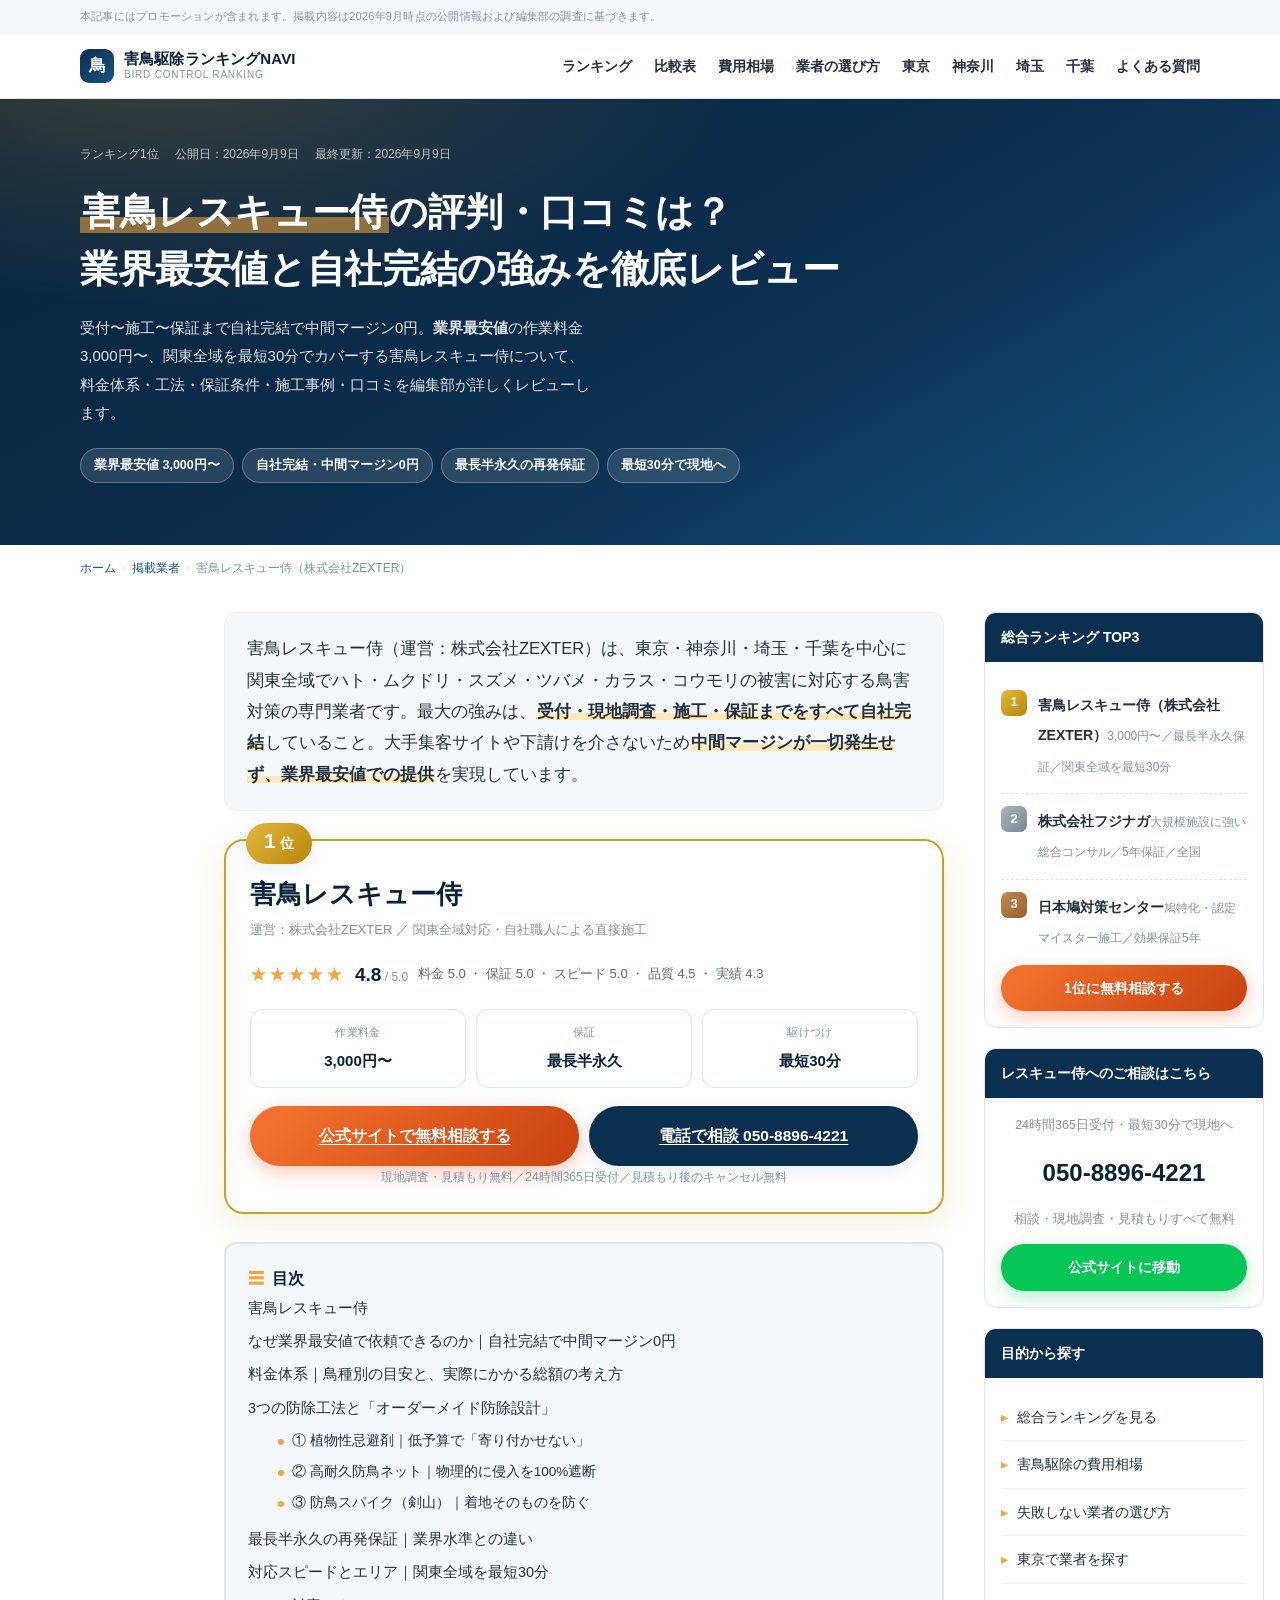
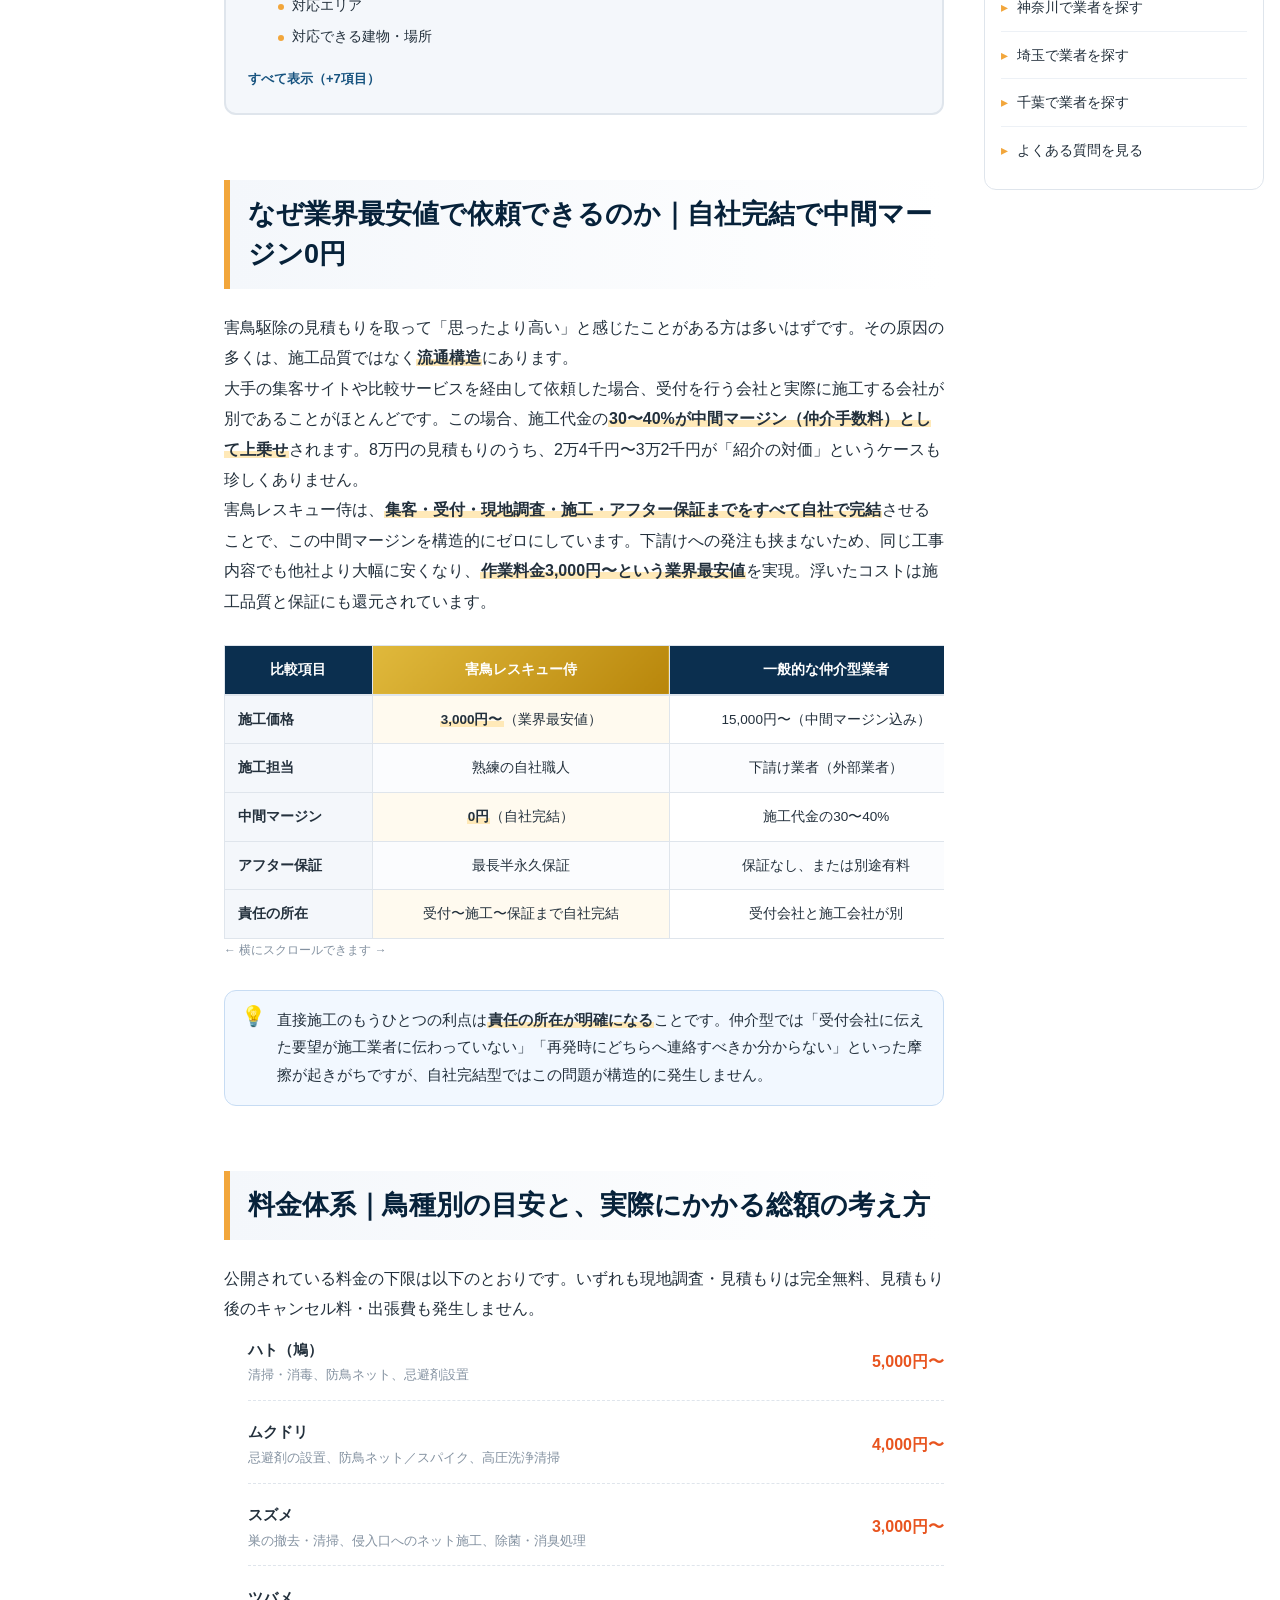
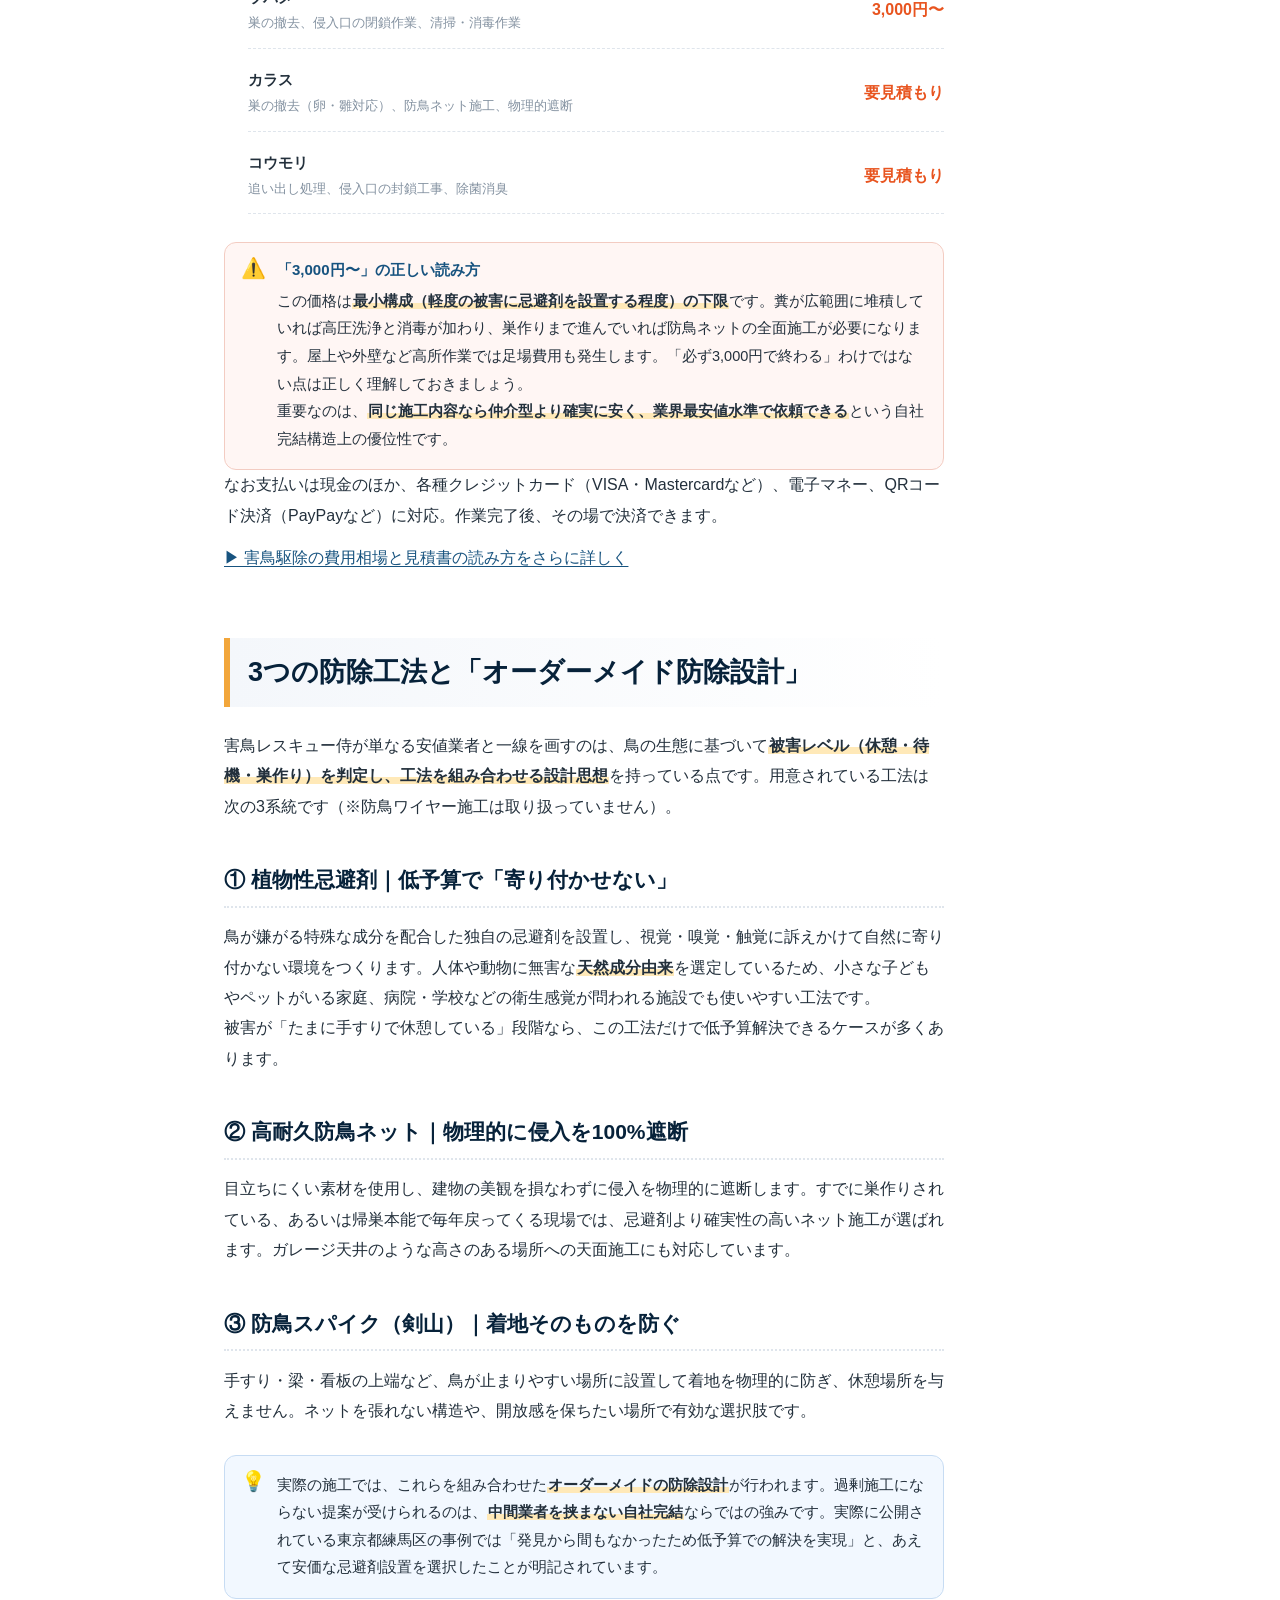
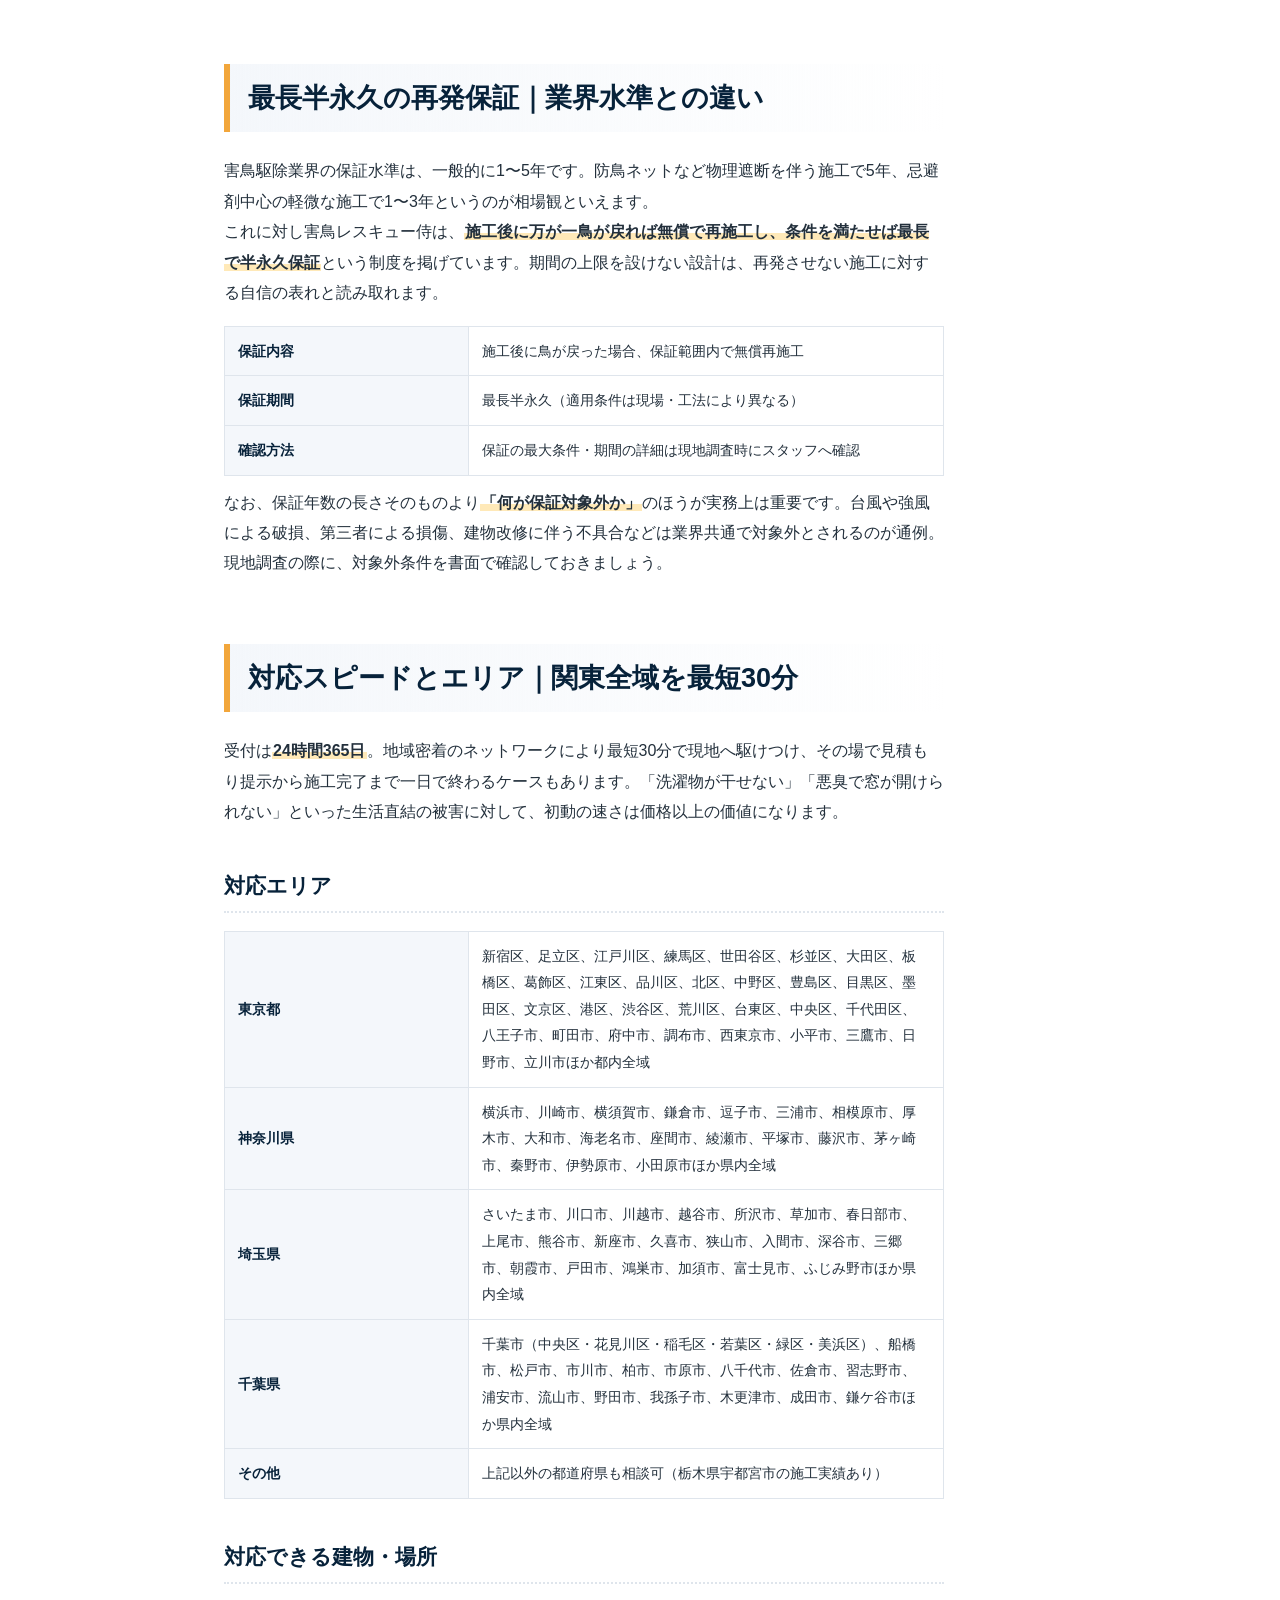
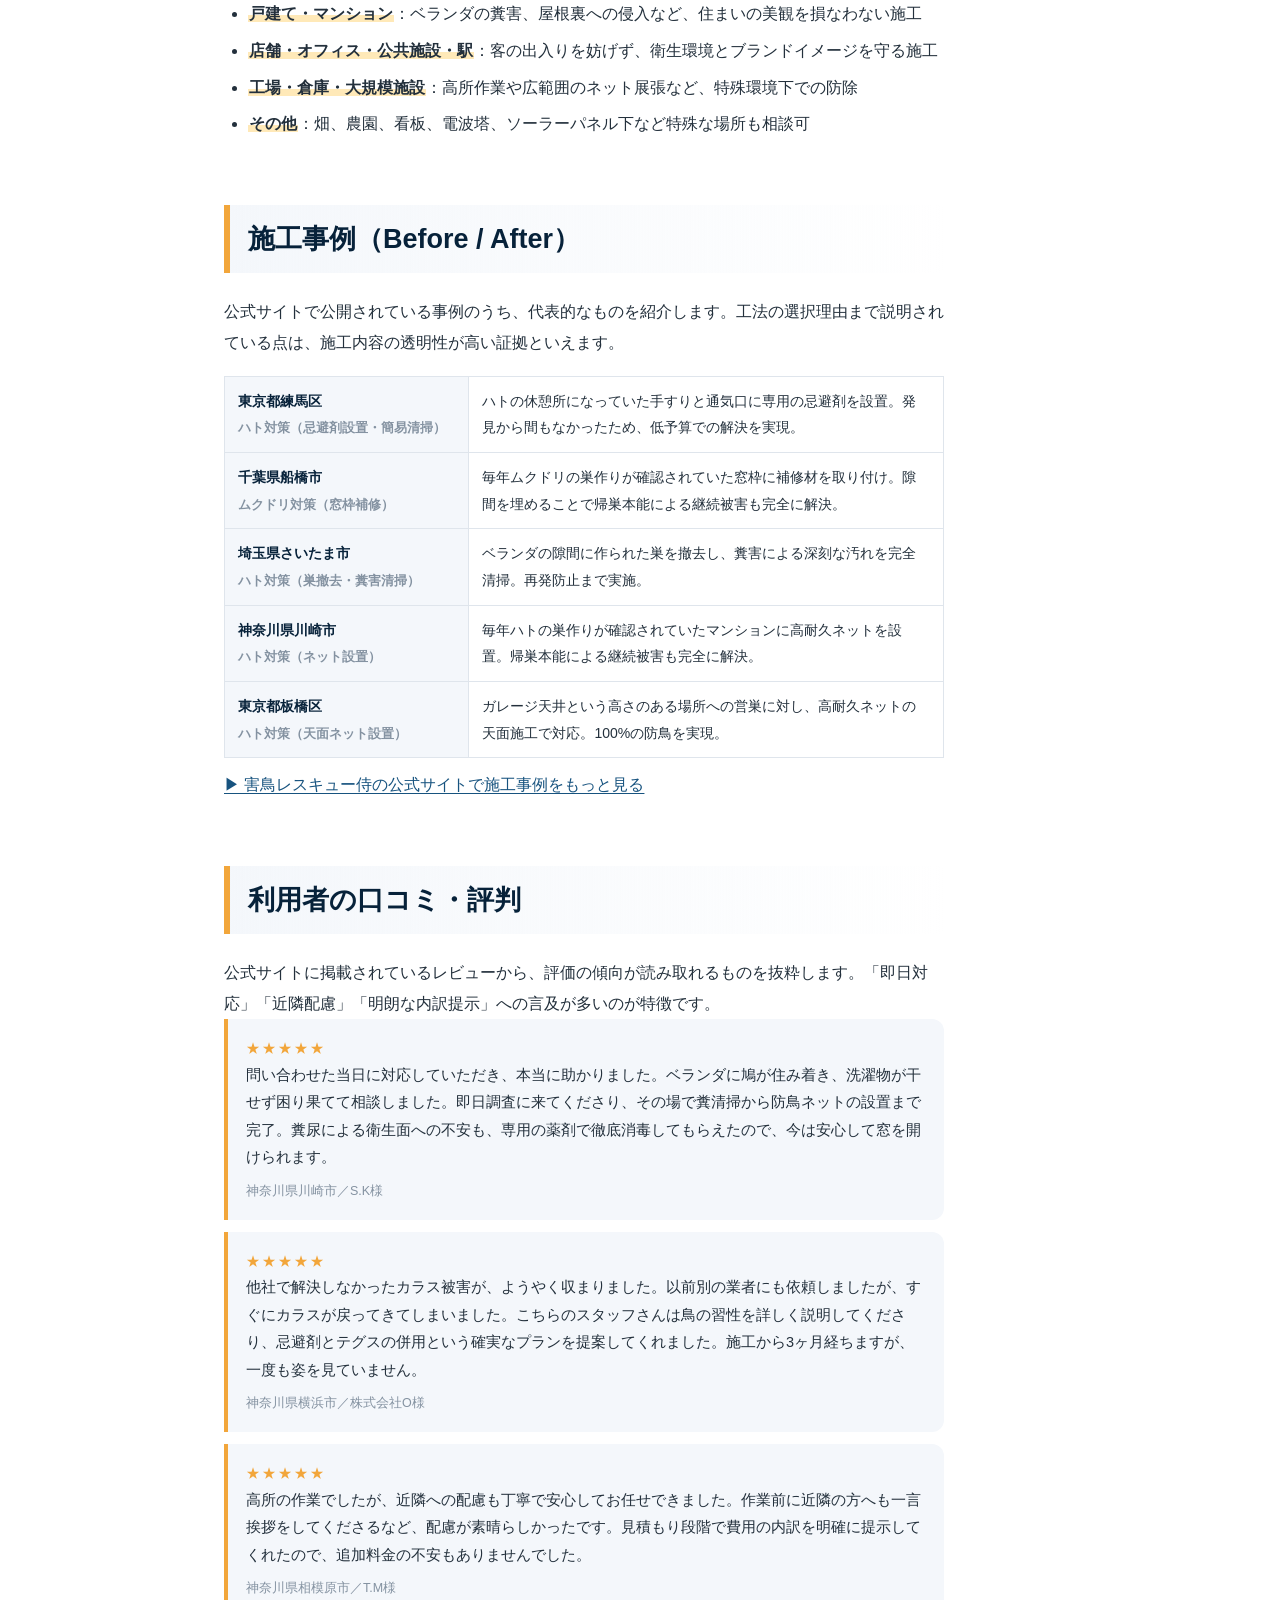
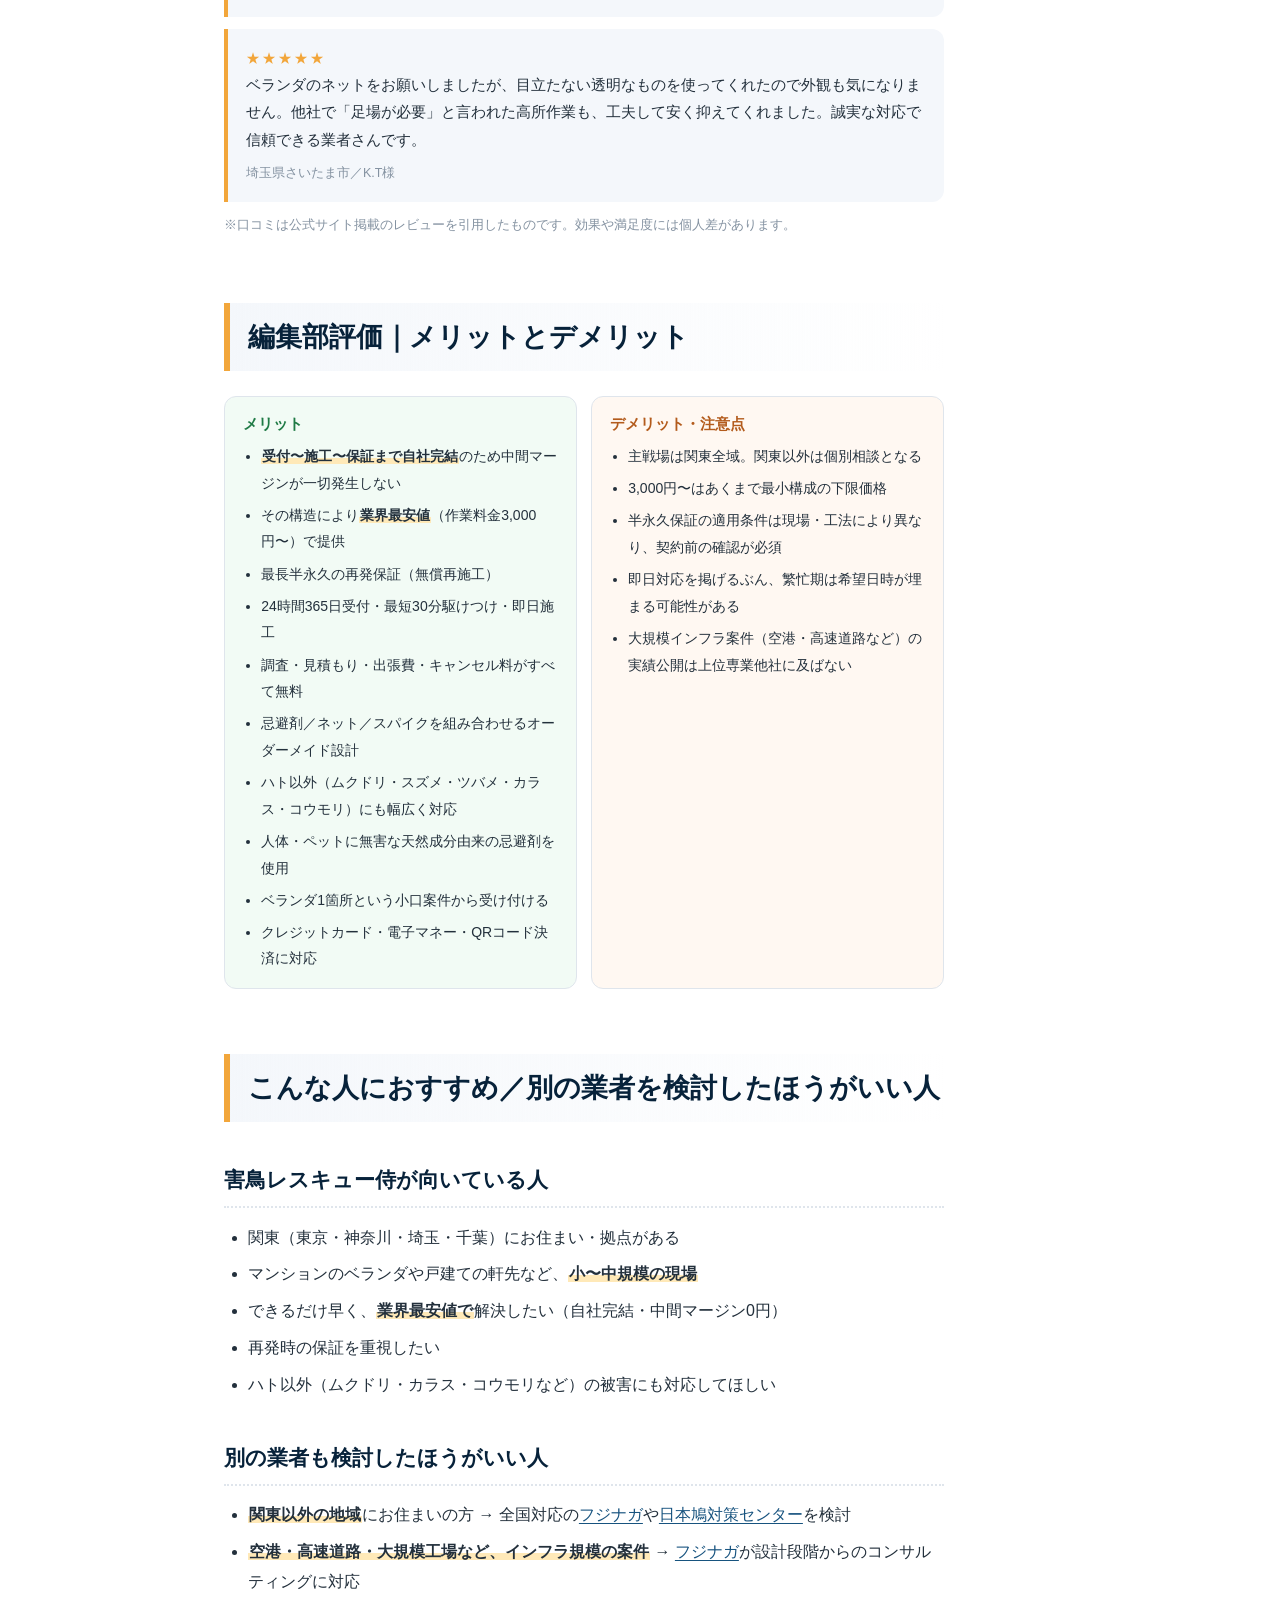
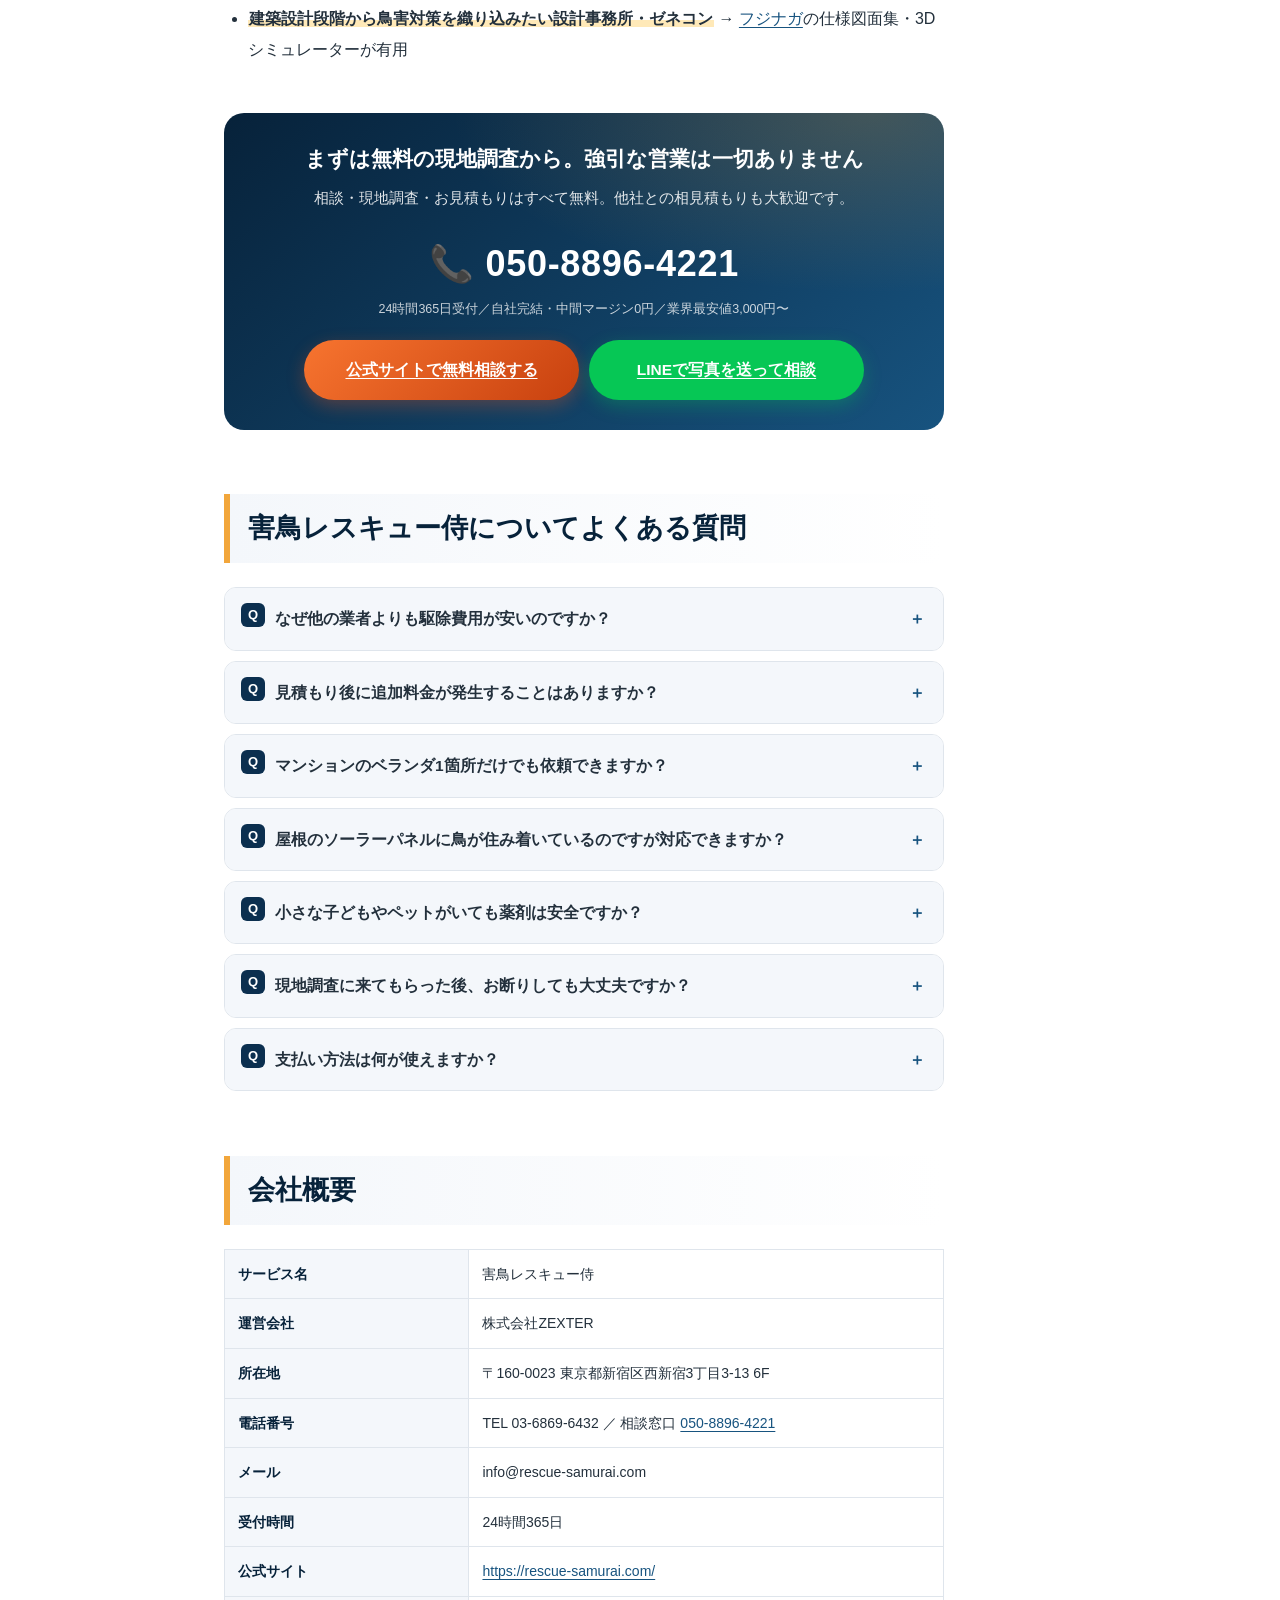
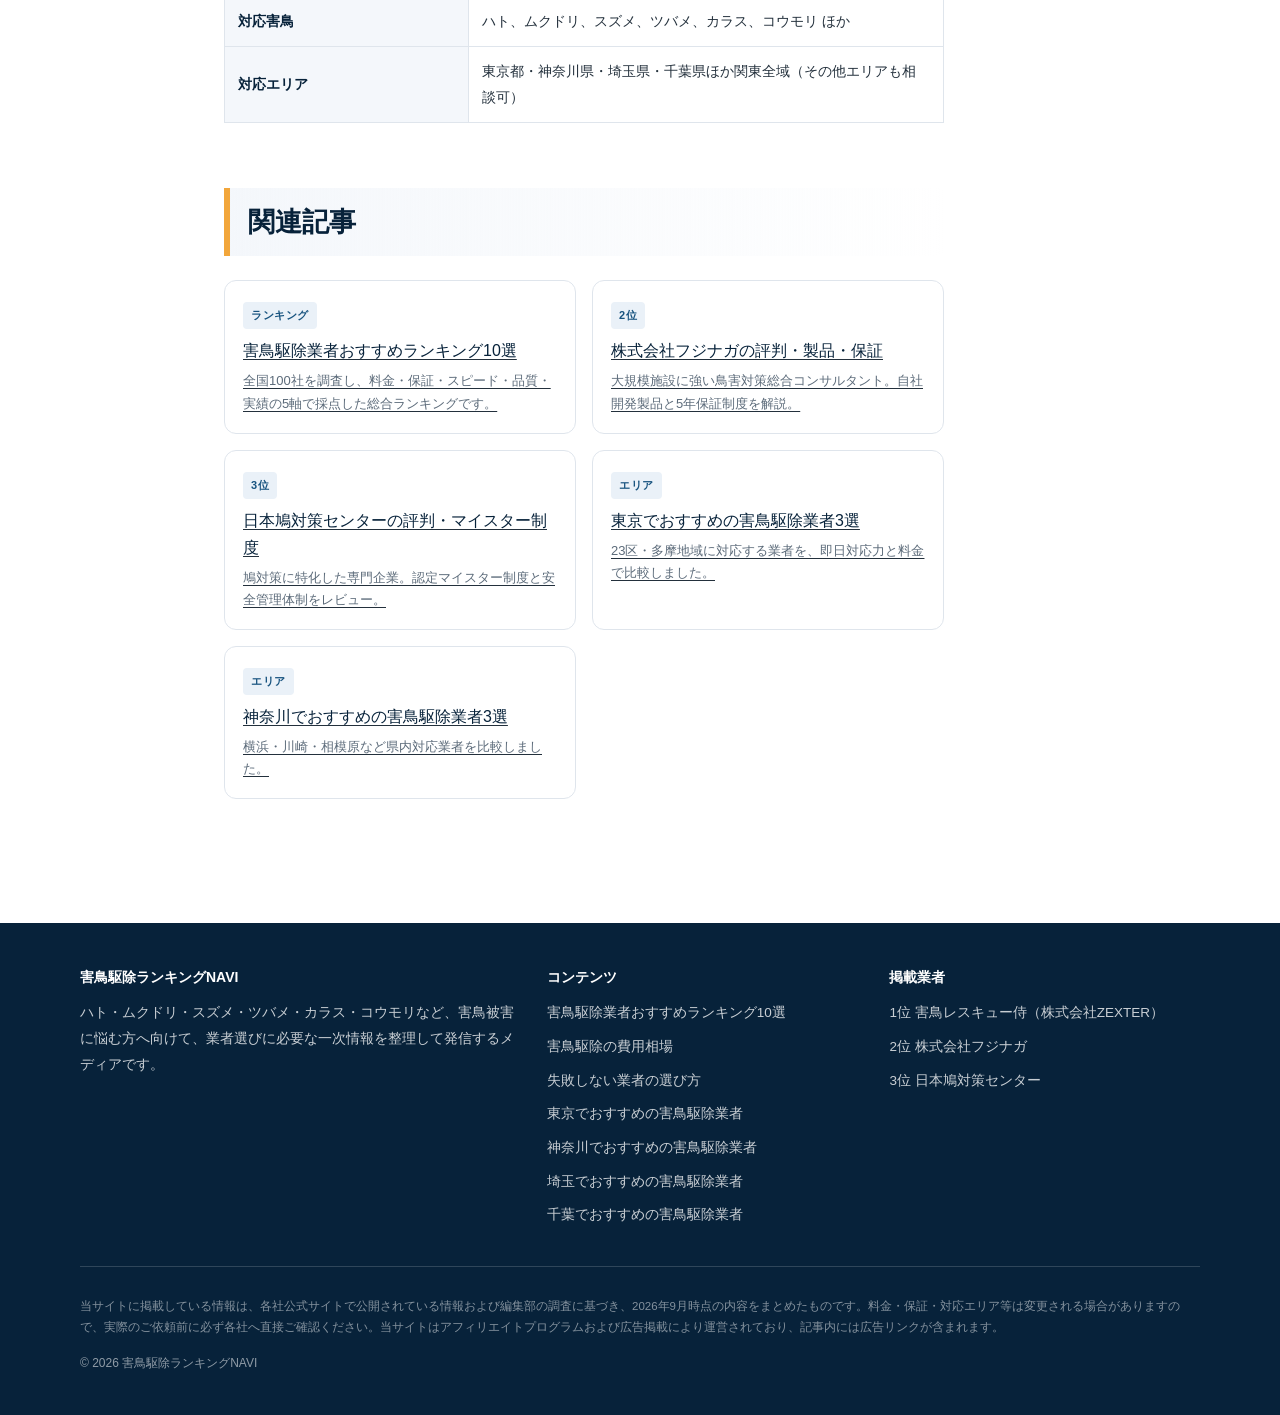
<file: companies/rescue-samurai.html>
<!DOCTYPE html>
<html lang="ja">

<head>
  <meta charset="UTF-8">
  <meta name="viewport" content="width=device-width, initial-scale=1, viewport-fit=cover">
  <title>害鳥レスキュー侍の評判・口コミは？料金3,000円〜と最長半永久保証を徹底レビュー｜害鳥駆除ランキングNAVI</title>
  <meta name="description"
    content="害鳥レスキュー侍（株式会社ZEXTER）の料金・保証・工法・施工事例・口コミを編集部が徹底レビュー。受付〜施工まで自社完結で中間マージン0円、業界最安値の作業料金3,000円〜。最長半永久保証、関東全域を最短30分でカバー。ハト・ムクドリ・スズメ・ツバメ・カラス・コウモリに対応。">
  <meta name="robots" content="index, follow, max-image-preview:large, max-snippet:-1">
  <link rel="canonical" href="https://hato-taisaku.osusume-navi.info/companies/rescue-samurai.html">
  <meta name="theme-color" content="#0b2f4f">

  <meta property="og:type" content="article">
  <meta property="og:site_name" content="害鳥駆除ランキングNAVI">
  <meta property="og:title" content="害鳥レスキュー侍の評判・口コミは？業界最安値と自社完結を徹底レビュー">
  <meta property="og:description" content="受付〜施工まで自社完結で中間マージン0円。業界最安値3,000円〜で関東全域を最短30分カバーする害鳥レスキュー侍を徹底レビュー。">
  <meta property="og:url" content="https://hato-taisaku.osusume-navi.info/companies/rescue-samurai.html">
  <meta property="og:locale" content="ja_JP">
  <meta name="twitter:card" content="summary_large_image">

  <link rel="preconnect" href="https://rescue-samurai.com">
  <link rel="stylesheet" href="../assets/css/style.css">
  <script src="../assets/js/main.js" defer></script>

  <script type="application/ld+json">
{
  "@context": "https://schema.org",
  "@graph": [
    {
      "@type": "Article",
      "headline": "害鳥レスキュー侍の評判・口コミは？料金3,000円〜と最長半永久保証を徹底レビュー",
      "description": "害鳥レスキュー侍（株式会社ZEXTER）の料金・保証・工法・施工事例・口コミを編集部が徹底レビュー。",
      "inLanguage": "ja",
      "datePublished": "2026-09-09",
      "dateModified": "2026-09-09",
      "mainEntityOfPage": { "@id": "https://hato-taisaku.osusume-navi.info/companies/rescue-samurai.html" },
      "author": { "@type": "Organization", "name": "害鳥駆除ランキングNAVI 編集部" },
      "publisher": { "@type": "Organization", "name": "害鳥駆除ランキングNAVI 編集部" },
      "about": { "@id": "https://rescue-samurai.com/#organization" }
    },
    {
      "@type": "LocalBusiness",
      "@id": "https://rescue-samurai.com/#organization",
      "name": "害鳥レスキュー侍",
      "alternateName": "株式会社ZEXTER",
      "url": "https://rescue-samurai.com/",
      "telephone": "+81-50-8896-4221",
      "email": "info@rescue-samurai.com",
      "priceRange": "¥3,000〜",
      "address": {
        "@type": "PostalAddress",
        "postalCode": "160-0023",
        "addressRegion": "東京都",
        "addressLocality": "新宿区",
        "streetAddress": "西新宿3丁目3-13 6F",
        "addressCountry": "JP"
      },
      "areaServed": [
        { "@type": "AdministrativeArea", "name": "東京都" },
        { "@type": "AdministrativeArea", "name": "神奈川県" },
        { "@type": "AdministrativeArea", "name": "埼玉県" },
        { "@type": "AdministrativeArea", "name": "千葉県" }
      ],
      "openingHoursSpecification": [{
        "@type": "OpeningHoursSpecification",
        "dayOfWeek": ["Monday","Tuesday","Wednesday","Thursday","Friday","Saturday","Sunday"],
        "opens": "00:00",
        "closes": "23:59"
      }]
    },
    {
      "@type": "BreadcrumbList",
      "itemListElement": [
        { "@type": "ListItem", "position": 1, "name": "ホーム", "item": "https://hato-taisaku.osusume-navi.info/" },
        { "@type": "ListItem", "position": 2, "name": "掲載業者", "item": "https://hato-taisaku.osusume-navi.info/companies/rescue-samurai.html" },
        { "@type": "ListItem", "position": 3, "name": "害鳥レスキュー侍（株式会社ZEXTER）" }
      ]
    },
    {
      "@type": "FAQPage",
      "mainEntity": [
        {
          "@type": "Question",
          "name": "害鳥レスキュー侍はなぜ他社より安いのですか？",
          "acceptedAnswer": {
            "@type": "Answer",
            "text": "受付・現地調査・施工・保証までをすべて自社完結しているため、業界で施工代金の30〜40%を占める中間マージン（仲介手数料）が発生しません。その構造により業界最安値での提供を実現し、浮いたコストを施工品質と保証にも還元しています。"
          }
        },
        {
          "@type": "Question",
          "name": "マンションのベランダ1箇所だけでも依頼できますか？",
          "acceptedAnswer": {
            "@type": "Answer",
            "text": "依頼できます。東京都・神奈川県・埼玉県・千葉県全域のマンションベランダ1箇所から対応しており、清掃から再発防止施工まで一貫して行います。"
          }
        },
        {
          "@type": "Question",
          "name": "見積もり後に追加料金が発生することはありますか？",
          "acceptedAnswer": {
            "@type": "Answer",
            "text": "ありません。現地調査に基づいた詳細な見積書を提示し、納得したうえで施工を開始します。作業後に見積もり以上の金額を請求することはないと明示されています。"
          }
        },
        {
          "@type": "Question",
          "name": "現地調査に来てもらった後に断っても大丈夫ですか？",
          "acceptedAnswer": {
            "@type": "Answer",
            "text": "問題ありません。見積もり内容に納得できない場合はその場で断ることができ、出張費やキャンセル料も発生しません。"
          }
        }
      ]
    }
  ]
}
</script>
</head>

<body>

  <div class="pr-bar">
    <div class="wrap">本記事にはプロモーションが含まれます。掲載内容は2026年9月時点の公開情報および編集部の調査に基づきます。</div>
  </div>

  <header class="site-header">
    <div class="wrap header-inner">
      <a class="logo" href="../index.html">
        <span class="logo-mark" aria-hidden="true">鳥</span>
        <span class="logo-text">
          <b>害鳥駆除ランキングNAVI</b>
          <span>BIRD CONTROL RANKING</span>
        </span>
      </a>
      <button class="nav-toggle" type="button" aria-expanded="false" aria-controls="gnav"
        aria-label="メニューを開く"><span></span></button>
      <nav class="gnav" id="gnav" aria-label="グローバルナビゲーション">
        <ul>
          <li><a href="../index.html#ranking">ランキング</a></li>
          <li><a href="../index.html#compare">比較表</a></li>
          <li><a href="../columns/hiyou-souba.html">費用相場</a></li>
          <li><a href="../columns/erabikata.html">業者の選び方</a></li>
          <li><a href="../areas/tokyo.html">東京</a></li>
          <li><a href="../areas/kanagawa.html">神奈川</a></li>
          <li><a href="../areas/saitama.html">埼玉</a></li>
          <li><a href="../areas/chiba.html">千葉</a></li>
          <li><a href="#faq">よくある質問</a></li>
        </ul>
      </nav>
    </div>
  </header>

  <section class="hero">
    <div class="wrap">
      <div class="hero-meta">
        <span>ランキング1位</span>
        <span>公開日：2026年9月9日</span>
        <span>最終更新：2026年9月9日</span>
      </div>
      <h1><span class="hl">害鳥レスキュー侍</span>の評判・口コミは？<br>業界最安値と自社完結の強みを徹底レビュー</h1>
      <p>
        受付〜施工〜保証まで自社完結で中間マージン0円。<strong>業界最安値</strong>の作業料金3,000円〜、関東全域を最短30分でカバーする害鳥レスキュー侍について、料金体系・工法・保証条件・施工事例・口コミを編集部が詳しくレビューします。
      </p>
      <ul class="badges">
        <li>業界最安値 3,000円〜</li>
        <li>自社完結・中間マージン0円</li>
        <li>最長半永久の再発保証</li>
        <li>最短30分で現地へ</li>
      </ul>
    </div>
  </section>

  <div class="wrap">
    <nav class="breadcrumb" aria-label="パンくずリスト">
      <ol>
        <li><a href="../index.html">ホーム</a></li>
        <li><a href="../index.html#ranking">掲載業者</a></li>
        <li>害鳥レスキュー侍（株式会社ZEXTER）</li>
      </ol>
    </nav>
  </div>

  <div class="wrap layout">
    <main>
      <article class="article" data-toc-source>

        <p class="lead">
          害鳥レスキュー侍（運営：株式会社ZEXTER）は、東京・神奈川・埼玉・千葉を中心に関東全域でハト・ムクドリ・スズメ・ツバメ・カラス・コウモリの被害に対応する鳥害対策の専門業者です。最大の強みは、<strong>受付・現地調査・施工・保証までをすべて自社完結</strong>していること。大手集客サイトや下請けを介さないため<strong>中間マージンが一切発生せず、業界最安値での提供</strong>を実現しています。
        </p>

        <div class="rank-card is-first mt-m" style="margin-top:36px;">
          <span class="rank-badge"><span class="num">1</span>位</span>
          <h3>害鳥レスキュー侍</h3>
          <p class="company-sub">運営：株式会社ZEXTER ／ 関東全域対応・自社職人による直接施工</p>
          <div class="rating">
            <span class="stars" aria-hidden="true">★★★★★</span>
            <span class="score">4.8<small> / 5.0</small></span>
            <span>料金 5.0 ・ 保証 5.0 ・ スピード 5.0 ・ 品質 4.5 ・ 実績 4.3</span>
          </div>
          <dl class="point-grid">
            <div>
              <dt class="k">作業料金</dt>
              <dd class="v">3,000円〜</dd>
            </div>
            <div>
              <dt class="k">保証</dt>
              <dd class="v">最長半永久</dd>
            </div>
            <div>
              <dt class="k">駆けつけ</dt>
              <dd class="v">最短30分</dd>
            </div>
          </dl>
          <div class="cta-row">
            <a class="btn btn-cta" href="https://rescue-samurai.com/" target="_blank" rel="noopener">公式サイトで無料相談する</a>
            <a class="btn btn-tel" href="tel:05088964221">電話で相談 050-8896-4221</a>
          </div>
          <p class="cta-note">現地調査・見積もり無料／24時間365日受付／見積もり後のキャンセル無料</p>
        </div>

        <nav class="toc mt-m" aria-label="目次">
          <p class="toc-title">目次</p>
          <div id="toc"></div>
        </nav>

        <h2 id="why-cheap">なぜ業界最安値で依頼できるのか｜自社完結で中間マージン0円</h2>
        <p>害鳥駆除の見積もりを取って「思ったより高い」と感じたことがある方は多いはずです。その原因の多くは、施工品質ではなく<strong>流通構造</strong>にあります。</p>
        <p>
          大手の集客サイトや比較サービスを経由して依頼した場合、受付を行う会社と実際に施工する会社が別であることがほとんどです。この場合、施工代金の<strong>30〜40%が中間マージン（仲介手数料）として上乗せ</strong>されます。8万円の見積もりのうち、2万4千円〜3万2千円が「紹介の対価」というケースも珍しくありません。
        </p>
        <p>
          害鳥レスキュー侍は、<strong>集客・受付・現地調査・施工・アフター保証までをすべて自社で完結</strong>させることで、この中間マージンを構造的にゼロにしています。下請けへの発注も挟まないため、同じ工事内容でも他社より大幅に安くなり、<strong>作業料金3,000円〜という業界最安値</strong>を実現。浮いたコストは施工品質と保証にも還元されています。
        </p>

        <div class="table-scroll mt-m">
          <table class="compare">
            <caption class="visually-hidden">害鳥レスキュー侍と一般的な仲介型業者の比較</caption>
            <thead>
              <tr>
                <th scope="col">比較項目</th>
                <th scope="col" class="col-1st">害鳥レスキュー侍</th>
                <th scope="col">一般的な仲介型業者</th>
              </tr>
            </thead>
            <tbody>
              <tr>
                <th scope="row">施工価格</th>
                <td class="col-1st"><strong>3,000円〜</strong>（業界最安値）</td>
                <td>15,000円〜（中間マージン込み）</td>
              </tr>
              <tr>
                <th scope="row">施工担当</th>
                <td class="col-1st">熟練の自社職人</td>
                <td>下請け業者（外部業者）</td>
              </tr>
              <tr>
                <th scope="row">中間マージン</th>
                <td class="col-1st"><strong>0円</strong>（自社完結）</td>
                <td>施工代金の30〜40%</td>
              </tr>
              <tr>
                <th scope="row">アフター保証</th>
                <td class="col-1st">最長半永久保証</td>
                <td>保証なし、または別途有料</td>
              </tr>
              <tr>
                <th scope="row">責任の所在</th>
                <td class="col-1st">受付〜施工〜保証まで自社完結</td>
                <td>受付会社と施工会社が別</td>
              </tr>
            </tbody>
          </table>
        </div>

        <div class="callout callout-note mt-m">
          <p>
            直接施工のもうひとつの利点は<strong>責任の所在が明確になる</strong>ことです。仲介型では「受付会社に伝えた要望が施工業者に伝わっていない」「再発時にどちらへ連絡すべきか分からない」といった摩擦が起きがちですが、自社完結型ではこの問題が構造的に発生しません。
          </p>
        </div>

        <h2 id="price">料金体系｜鳥種別の目安と、実際にかかる総額の考え方</h2>
        <p>公開されている料金の下限は以下のとおりです。いずれも現地調査・見積もりは完全無料、見積もり後のキャンセル料・出張費も発生しません。</p>

        <ul class="price-list">
          <li><span class="label">ハト（鳩）<span class="sub">清掃・消毒、防鳥ネット、忌避剤設置</span></span><span class="val">5,000円〜</span>
          </li>
          <li><span class="label">ムクドリ<span class="sub">忌避剤の設置、防鳥ネット／スパイク、高圧洗浄清掃</span></span><span
              class="val">4,000円〜</span></li>
          <li><span class="label">スズメ<span class="sub">巣の撤去・清掃、侵入口へのネット施工、除菌・消臭処理</span></span><span
              class="val">3,000円〜</span></li>
          <li><span class="label">ツバメ<span class="sub">巣の撤去、侵入口の閉鎖作業、清掃・消毒作業</span></span><span
              class="val">3,000円〜</span></li>
          <li><span class="label">カラス<span class="sub">巣の撤去（卵・雛対応）、防鳥ネット施工、物理的遮断</span></span><span
              class="val">要見積もり</span></li>
          <li><span class="label">コウモリ<span class="sub">追い出し処理、侵入口の封鎖工事、除菌消臭</span></span><span class="val">要見積もり</span>
          </li>
        </ul>

        <div class="callout callout-warn mt-m">
          <h4>「3,000円〜」の正しい読み方</h4>
          <p>
            この価格は<strong>最小構成（軽度の被害に忌避剤を設置する程度）の下限</strong>です。糞が広範囲に堆積していれば高圧洗浄と消毒が加わり、巣作りまで進んでいれば防鳥ネットの全面施工が必要になります。屋上や外壁など高所作業では足場費用も発生します。「必ず3,000円で終わる」わけではない点は正しく理解しておきましょう。<br>重要なのは、<strong>同じ施工内容なら仲介型より確実に安く、業界最安値水準で依頼できる</strong>という自社完結構造上の優位性です。
          </p>
        </div>

        <p>なお支払いは現金のほか、各種クレジットカード（VISA・Mastercardなど）、電子マネー、QRコード決済（PayPayなど）に対応。作業完了後、その場で決済できます。</p>
        <p class="mt-s"><a href="../columns/hiyou-souba.html">▶ 害鳥駆除の費用相場と見積書の読み方をさらに詳しく</a></p>

        <h2 id="methods">3つの防除工法と「オーダーメイド防除設計」</h2>
        <p>
          害鳥レスキュー侍が単なる安値業者と一線を画すのは、鳥の生態に基づいて<strong>被害レベル（休憩・待機・巣作り）を判定し、工法を組み合わせる設計思想</strong>を持っている点です。用意されている工法は次の3系統です（※防鳥ワイヤー施工は取り扱っていません）。
        </p>

        <h3 id="method-gel">① 植物性忌避剤｜低予算で「寄り付かせない」</h3>
        <p>
          鳥が嫌がる特殊な成分を配合した独自の忌避剤を設置し、視覚・嗅覚・触覚に訴えかけて自然に寄り付かない環境をつくります。人体や動物に無害な<strong>天然成分由来</strong>を選定しているため、小さな子どもやペットがいる家庭、病院・学校などの衛生感覚が問われる施設でも使いやすい工法です。
        </p>
        <p>被害が「たまに手すりで休憩している」段階なら、この工法だけで低予算解決できるケースが多くあります。</p>

        <h3 id="method-net">② 高耐久防鳥ネット｜物理的に侵入を100%遮断</h3>
        <p>
          目立ちにくい素材を使用し、建物の美観を損なわずに侵入を物理的に遮断します。すでに巣作りされている、あるいは帰巣本能で毎年戻ってくる現場では、忌避剤より確実性の高いネット施工が選ばれます。ガレージ天井のような高さのある場所への天面施工にも対応しています。
        </p>

        <h3 id="method-spike">③ 防鳥スパイク（剣山）｜着地そのものを防ぐ</h3>
        <p>手すり・梁・看板の上端など、鳥が止まりやすい場所に設置して着地を物理的に防ぎ、休憩場所を与えません。ネットを張れない構造や、開放感を保ちたい場所で有効な選択肢です。</p>

        <div class="callout callout-note mt-m">
          <p>
            実際の施工では、これらを組み合わせた<strong>オーダーメイドの防除設計</strong>が行われます。過剰施工にならない提案が受けられるのは、<strong>中間業者を挟まない自社完結</strong>ならではの強みです。実際に公開されている東京都練馬区の事例では「発見から間もなかったため低予算での解決を実現」と、あえて安価な忌避剤設置を選択したことが明記されています。
          </p>
        </div>

        <h2 id="warranty">最長半永久の再発保証｜業界水準との違い</h2>
        <p>害鳥駆除業界の保証水準は、一般的に1〜5年です。防鳥ネットなど物理遮断を伴う施工で5年、忌避剤中心の軽微な施工で1〜3年というのが相場観といえます。</p>
        <p>
          これに対し害鳥レスキュー侍は、<strong>施工後に万が一鳥が戻れば無償で再施工し、条件を満たせば最長で半永久保証</strong>という制度を掲げています。期間の上限を設けない設計は、再発させない施工に対する自信の表れと読み取れます。
        </p>

        <div class="table-scroll">
          <table class="spec">
            <tbody>
              <tr>
                <th>保証内容</th>
                <td>施工後に鳥が戻った場合、保証範囲内で無償再施工</td>
              </tr>
              <tr>
                <th>保証期間</th>
                <td>最長半永久（適用条件は現場・工法により異なる）</td>
              </tr>
              <tr>
                <th>確認方法</th>
                <td>保証の最大条件・期間の詳細は現地調査時にスタッフへ確認</td>
              </tr>
            </tbody>
          </table>
        </div>
        <p class="mt-s">
          なお、保証年数の長さそのものより<strong>「何が保証対象外か」</strong>のほうが実務上は重要です。台風や強風による破損、第三者による損傷、建物改修に伴う不具合などは業界共通で対象外とされるのが通例。現地調査の際に、対象外条件を書面で確認しておきましょう。
        </p>

        <h2 id="speed">対応スピードとエリア｜関東全域を最短30分</h2>
        <p>
          受付は<strong>24時間365日</strong>。地域密着のネットワークにより最短30分で現地へ駆けつけ、その場で見積もり提示から施工完了まで一日で終わるケースもあります。「洗濯物が干せない」「悪臭で窓が開けられない」といった生活直結の被害に対して、初動の速さは価格以上の価値になります。
        </p>

        <h3 id="area">対応エリア</h3>
        <div class="table-scroll">
          <table class="spec">
            <tbody>
              <tr>
                <th>東京都</th>
                <td>
                  新宿区、足立区、江戸川区、練馬区、世田谷区、杉並区、大田区、板橋区、葛飾区、江東区、品川区、北区、中野区、豊島区、目黒区、墨田区、文京区、港区、渋谷区、荒川区、台東区、中央区、千代田区、八王子市、町田市、府中市、調布市、西東京市、小平市、三鷹市、日野市、立川市ほか都内全域
                </td>
              </tr>
              <tr>
                <th>神奈川県</th>
                <td>横浜市、川崎市、横須賀市、鎌倉市、逗子市、三浦市、相模原市、厚木市、大和市、海老名市、座間市、綾瀬市、平塚市、藤沢市、茅ヶ崎市、秦野市、伊勢原市、小田原市ほか県内全域</td>
              </tr>
              <tr>
                <th>埼玉県</th>
                <td>さいたま市、川口市、川越市、越谷市、所沢市、草加市、春日部市、上尾市、熊谷市、新座市、久喜市、狭山市、入間市、深谷市、三郷市、朝霞市、戸田市、鴻巣市、加須市、富士見市、ふじみ野市ほか県内全域</td>
              </tr>
              <tr>
                <th>千葉県</th>
                <td>千葉市（中央区・花見川区・稲毛区・若葉区・緑区・美浜区）、船橋市、松戸市、市川市、柏市、市原市、八千代市、佐倉市、習志野市、浦安市、流山市、野田市、我孫子市、木更津市、成田市、鎌ケ谷市ほか県内全域
                </td>
              </tr>
              <tr>
                <th>その他</th>
                <td>上記以外の都道府県も相談可（栃木県宇都宮市の施工実績あり）</td>
              </tr>
            </tbody>
          </table>
        </div>

        <h3 id="place">対応できる建物・場所</h3>
        <ul>
          <li><strong>戸建て・マンション</strong>：ベランダの糞害、屋根裏への侵入など、住まいの美観を損なわない施工</li>
          <li><strong>店舗・オフィス・公共施設・駅</strong>：客の出入りを妨げず、衛生環境とブランドイメージを守る施工</li>
          <li><strong>工場・倉庫・大規模施設</strong>：高所作業や広範囲のネット展張など、特殊環境下での防除</li>
          <li><strong>その他</strong>：畑、農園、看板、電波塔、ソーラーパネル下など特殊な場所も相談可</li>
        </ul>

        <h2 id="cases">施工事例（Before / After）</h2>
        <p>公式サイトで公開されている事例のうち、代表的なものを紹介します。工法の選択理由まで説明されている点は、施工内容の透明性が高い証拠といえます。</p>

        <div class="table-scroll">
          <table class="spec">
            <tbody>
              <tr>
                <th>東京都練馬区<br><span class="small">ハト対策（忌避剤設置・簡易清掃）</span></th>
                <td>ハトの休憩所になっていた手すりと通気口に専用の忌避剤を設置。発見から間もなかったため、低予算での解決を実現。</td>
              </tr>
              <tr>
                <th>千葉県船橋市<br><span class="small">ムクドリ対策（窓枠補修）</span></th>
                <td>毎年ムクドリの巣作りが確認されていた窓枠に補修材を取り付け。隙間を埋めることで帰巣本能による継続被害も完全に解決。</td>
              </tr>
              <tr>
                <th>埼玉県さいたま市<br><span class="small">ハト対策（巣撤去・糞害清掃）</span></th>
                <td>ベランダの隙間に作られた巣を撤去し、糞害による深刻な汚れを完全清掃。再発防止まで実施。</td>
              </tr>
              <tr>
                <th>神奈川県川崎市<br><span class="small">ハト対策（ネット設置）</span></th>
                <td>毎年ハトの巣作りが確認されていたマンションに高耐久ネットを設置。帰巣本能による継続被害も完全に解決。</td>
              </tr>
              <tr>
                <th>東京都板橋区<br><span class="small">ハト対策（天面ネット設置）</span></th>
                <td>ガレージ天井という高さのある場所への営巣に対し、高耐久ネットの天面施工で対応。100%の防鳥を実現。</td>
              </tr>
            </tbody>
          </table>
        </div>
        <p class="mt-s"><a href="https://rescue-samurai.com/" target="_blank" rel="noopener">▶
            害鳥レスキュー侍の公式サイトで施工事例をもっと見る</a></p>

        <h2 id="reviews">利用者の口コミ・評判</h2>
        <p>公式サイトに掲載されているレビューから、評価の傾向が読み取れるものを抜粋します。「即日対応」「近隣配慮」「明朗な内訳提示」への言及が多いのが特徴です。</p>

        <blockquote class="review">
          <p class="stars" aria-label="5点満点中5点">★★★★★</p>
          <p>
            問い合わせた当日に対応していただき、本当に助かりました。ベランダに鳩が住み着き、洗濯物が干せず困り果てて相談しました。即日調査に来てくださり、その場で糞清掃から防鳥ネットの設置まで完了。糞尿による衛生面への不安も、専用の薬剤で徹底消毒してもらえたので、今は安心して窓を開けられます。
          </p>
          <footer>神奈川県川崎市／S.K様</footer>
        </blockquote>

        <blockquote class="review mt-s">
          <p class="stars" aria-label="5点満点中5点">★★★★★</p>
          <p>
            他社で解決しなかったカラス被害が、ようやく収まりました。以前別の業者にも依頼しましたが、すぐにカラスが戻ってきてしまいました。こちらのスタッフさんは鳥の習性を詳しく説明してくださり、忌避剤とテグスの併用という確実なプランを提案してくれました。施工から3ヶ月経ちますが、一度も姿を見ていません。
          </p>
          <footer>神奈川県横浜市／株式会社O様</footer>
        </blockquote>

        <blockquote class="review mt-s">
          <p class="stars" aria-label="5点満点中5点">★★★★★</p>
          <p>
            高所の作業でしたが、近隣への配慮も丁寧で安心してお任せできました。作業前に近隣の方へも一言挨拶をしてくださるなど、配慮が素晴らしかったです。見積もり段階で費用の内訳を明確に提示してくれたので、追加料金の不安もありませんでした。
          </p>
          <footer>神奈川県相模原市／T.M様</footer>
        </blockquote>

        <blockquote class="review mt-s">
          <p class="stars" aria-label="5点満点中5点">★★★★★</p>
          <p>ベランダのネットをお願いしましたが、目立たない透明なものを使ってくれたので外観も気になりません。他社で「足場が必要」と言われた高所作業も、工夫して安く抑えてくれました。誠実な対応で信頼できる業者さんです。</p>
          <footer>埼玉県さいたま市／K.T様</footer>
        </blockquote>

        <p class="small mt-s">※口コミは公式サイト掲載のレビューを引用したものです。効果や満足度には個人差があります。</p>

        <h2 id="proscons">編集部評価｜メリットとデメリット</h2>
        <div class="proscons">
          <div class="pros">
            <h4>メリット</h4>
            <ul>
              <li><strong>受付〜施工〜保証まで自社完結</strong>のため中間マージンが一切発生しない</li>
              <li>その構造により<strong>業界最安値</strong>（作業料金3,000円〜）で提供</li>
              <li>最長半永久の再発保証（無償再施工）</li>
              <li>24時間365日受付・最短30分駆けつけ・即日施工</li>
              <li>調査・見積もり・出張費・キャンセル料がすべて無料</li>
              <li>忌避剤／ネット／スパイクを組み合わせるオーダーメイド設計</li>
              <li>ハト以外（ムクドリ・スズメ・ツバメ・カラス・コウモリ）にも幅広く対応</li>
              <li>人体・ペットに無害な天然成分由来の忌避剤を使用</li>
              <li>ベランダ1箇所という小口案件から受け付ける</li>
              <li>クレジットカード・電子マネー・QRコード決済に対応</li>
            </ul>
          </div>
          <div class="cons">
            <h4>デメリット・注意点</h4>
            <ul>
              <li>主戦場は関東全域。関東以外は個別相談となる</li>
              <li>3,000円〜はあくまで最小構成の下限価格</li>
              <li>半永久保証の適用条件は現場・工法により異なり、契約前の確認が必須</li>
              <li>即日対応を掲げるぶん、繁忙期は希望日時が埋まる可能性がある</li>
              <li>大規模インフラ案件（空港・高速道路など）の実績公開は上位専業他社に及ばない</li>
            </ul>
          </div>
        </div>

        <h2 id="recommend">こんな人におすすめ／別の業者を検討したほうがいい人</h2>
        <h3 id="fit">害鳥レスキュー侍が向いている人</h3>
        <ul>
          <li>関東（東京・神奈川・埼玉・千葉）にお住まい・拠点がある</li>
          <li>マンションのベランダや戸建ての軒先など、<strong>小〜中規模の現場</strong></li>
          <li>できるだけ早く、<strong>業界最安値で</strong>解決したい（自社完結・中間マージン0円）</li>
          <li>再発時の保証を重視したい</li>
          <li>ハト以外（ムクドリ・カラス・コウモリなど）の被害にも対応してほしい</li>
        </ul>

        <h3 id="unfit">別の業者も検討したほうがいい人</h3>
        <ul>
          <li><strong>関東以外の地域</strong>にお住まいの方 → 全国対応の<a href="fujinaga.html">フジナガ</a>や<a
              href="hatotaisaku.html">日本鳩対策センター</a>を検討</li>
          <li><strong>空港・高速道路・大規模工場など、インフラ規模の案件</strong> → <a href="fujinaga.html">フジナガ</a>が設計段階からのコンサルティングに対応</li>
          <li><strong>建築設計段階から鳥害対策を織り込みたい設計事務所・ゼネコン</strong> → <a href="fujinaga.html">フジナガ</a>の仕様図面集・3Dシミュレーターが有用</li>
        </ul>

        <div class="cta-panel mt-l">
          <h3>まずは無料の現地調査から。強引な営業は一切ありません</h3>
          <p>相談・現地調査・お見積もりはすべて無料。他社との相見積もりも大歓迎です。</p>
          <a class="tel" href="tel:05088964221">📞 050-8896-4221</a>
          <p class="tel-sub">24時間365日受付／自社完結・中間マージン0円／業界最安値3,000円〜</p>
          <div class="cta-row" style="max-width:560px;margin-inline:auto;">
            <a class="btn btn-cta" href="https://rescue-samurai.com/" target="_blank" rel="noopener">公式サイトで無料相談する</a>
            <a class="btn btn-line" href="https://rescue-samurai.com/" target="_blank" rel="noopener">LINEで写真を送って相談</a>
          </div>
        </div>

        <h2 id="faq">害鳥レスキュー侍についてよくある質問</h2>

        <details class="faq" id="faq1">
          <summary>なぜ他の業者よりも駆除費用が安いのですか？</summary>
          <div class="faq-body">
            <p>
              受付・現地調査・施工・保証までを<strong>すべて自社完結</strong>しているため、大手集客サイト経由で発生する<strong>中間マージン（施工代金の30〜40%）が一切かかりません</strong>。その構造により<strong>業界最安値</strong>での提供を実現し、浮いたコストを施工品質と保証にも還元しています。
            </p>
          </div>
        </details>

        <details class="faq" id="faq2">
          <summary>見積もり後に追加料金が発生することはありますか？</summary>
          <div class="faq-body">
            <p>ありません。現地調査に基づいた詳細な見積書を提示し、納得したうえで施工を開始します。作業後に見積もり以上の金額を請求することは一切ないと明示されています。</p>
          </div>
        </details>

        <details class="faq" id="faq3">
          <summary>マンションのベランダ1箇所だけでも依頼できますか？</summary>
          <div class="faq-body">
            <p>
              依頼できます。東京都・神奈川県・埼玉県・千葉県全域のマンションベランダ1箇所から対応しており、清掃から再発防止施工まで一貫して行います。<br>なお賃貸・分譲いずれの場合も、着工前に管理会社や管理組合への連絡・許可取得が必要です。
            </p>
          </div>
        </details>

        <details class="faq" id="faq4">
          <summary>屋根のソーラーパネルに鳥が住み着いているのですが対応できますか？</summary>
          <div class="faq-body">
            <p>
              対応可能です。ソーラーパネルの隙間はハトにとって絶好の営巣場所です。<strong>パネルを傷つけない専用の防鳥具の設置と、パネル下に溜まった糞の洗浄・消毒</strong>まで一貫して対応します。放置すると故障の原因にもなるため、早めの対策が推奨されます。
            </p>
          </div>
        </details>

        <details class="faq" id="faq5">
          <summary>小さな子どもやペットがいても薬剤は安全ですか？</summary>
          <div class="faq-body">
            <p>
              使用する忌避剤（鳥が嫌がるジェル等）は、<strong>人体や動物に無害な天然成分由来</strong>のものを選定しています。施工場所や状況に合わせて最適な安全対策を説明してもらえるので、気になる点は現地調査時に確認しておきましょう。
            </p>
          </div>
        </details>

        <details class="faq" id="faq6">
          <summary>現地調査に来てもらった後、お断りしても大丈夫ですか？</summary>
          <div class="faq-body">
            <p>問題ありません。見積もり内容に納得できない場合は、その場で断ることができます。<strong>出張費やキャンセル料も発生しません</strong>。他社との相見積もりも歓迎されています。</p>
          </div>
        </details>

        <details class="faq" id="faq7">
          <summary>支払い方法は何が使えますか？</summary>
          <div class="faq-body">
            <p>
              現金のほか、各種クレジットカード（VISA・Mastercardなど）、電子マネー、QRコード決済（PayPayなど）に対応しています。作業完了後、その場での支払いが可能です。詳細は受付時にスタッフへご確認ください。
            </p>
          </div>
        </details>

        <h2 id="company">会社概要</h2>
        <div class="table-scroll">
          <table class="spec">
            <tbody>
              <tr>
                <th>サービス名</th>
                <td>害鳥レスキュー侍</td>
              </tr>
              <tr>
                <th>運営会社</th>
                <td>株式会社ZEXTER</td>
              </tr>
              <tr>
                <th>所在地</th>
                <td>〒160-0023 東京都新宿区西新宿3丁目3-13 6F</td>
              </tr>
              <tr>
                <th>電話番号</th>
                <td>TEL 03-6869-6432 ／ 相談窓口 <a href="tel:05088964221">050-8896-4221</a></td>
              </tr>
              <tr>
                <th>メール</th>
                <td>info@rescue-samurai.com</td>
              </tr>
              <tr>
                <th>受付時間</th>
                <td>24時間365日</td>
              </tr>
              <tr>
                <th>公式サイト</th>
                <td><a href="https://rescue-samurai.com/" target="_blank" rel="noopener">https://rescue-samurai.com/</a>
                </td>
              </tr>
              <tr>
                <th>対応害鳥</th>
                <td>ハト、ムクドリ、スズメ、ツバメ、カラス、コウモリ ほか</td>
              </tr>
              <tr>
                <th>対応エリア</th>
                <td>東京都・神奈川県・埼玉県・千葉県ほか関東全域（その他エリアも相談可）</td>
              </tr>
            </tbody>
          </table>
        </div>

        <h2 id="related">関連記事</h2>
        <div class="card-grid">
          <a class="card" href="../index.html">
            <span class="tag">ランキング</span>
            <p class="card-title">害鳥駆除業者おすすめランキング10選</p>
            <p>全国100社を調査し、料金・保証・スピード・品質・実績の5軸で採点した総合ランキングです。</p>
          </a>
          <a class="card" href="fujinaga.html">
            <span class="tag">2位</span>
            <p class="card-title">株式会社フジナガの評判・製品・保証</p>
            <p>大規模施設に強い鳥害対策総合コンサルタント。自社開発製品と5年保証制度を解説。</p>
          </a>
          <a class="card" href="hatotaisaku.html">
            <span class="tag">3位</span>
            <p class="card-title">日本鳩対策センターの評判・マイスター制度</p>
            <p>鳩対策に特化した専門企業。認定マイスター制度と安全管理体制をレビュー。</p>
          </a>
          <a class="card" href="../areas/tokyo.html">
            <span class="tag">エリア</span>
            <p class="card-title">東京でおすすめの害鳥駆除業者3選</p>
            <p>23区・多摩地域に対応する業者を、即日対応力と料金で比較しました。</p>
          </a>
          <a class="card" href="../areas/kanagawa.html">
            <span class="tag">エリア</span>
            <p class="card-title">神奈川でおすすめの害鳥駆除業者3選</p>
            <p>横浜・川崎・相模原など県内対応業者を比較しました。</p>
          </a>
        </div>

      </article>
    </main>

    <aside class="sidebar">
      <div class="widget">
        <p class="widget-title">総合ランキング TOP3</p>
        <div class="widget-body">
          <ul class="widget-rank">
            <li><span class="no">1</span><a href="rescue-samurai.html"><span class="nm">害鳥レスキュー侍（株式会社ZEXTER）</span><span
                  class="ds">3,000円〜／最長半永久保証／関東全域を最短30分</span></a></li>
            <li><span class="no">2</span><a href="fujinaga.html"><span class="nm">株式会社フジナガ</span><span
                  class="ds">大規模施設に強い総合コンサル／5年保証／全国</span></a></li>
            <li><span class="no">3</span><a href="hatotaisaku.html"><span class="nm">日本鳩対策センター</span><span
                  class="ds">鳩特化・認定マイスター施工／効果保証5年</span></a></li>
          </ul>
          <a class="btn btn-cta btn-sm btn-block mt-s" href="https://rescue-samurai.com/" target="_blank"
            rel="noopener">1位に無料相談する</a>
        </div>
      </div>

      <div class="widget">
        <p class="widget-title">レスキュー侍へのご相談はこちら</p>
        <div class="widget-body text-center">
          <p class="small mt-0">24時間365日受付・最短30分で現地へ</p>
          <a href="tel:05088964221"
            style="font-size:24px;font-weight:700;color:var(--c-navy-dark);text-decoration:none;">050-8896-4221</a>
          <p class="small">相談・現地調査・見積もりすべて無料</p>
          <a class="btn btn-line btn-sm btn-block" href="https://rescue-samurai.com/" target="_blank"
            rel="noopener">公式サイトに移動</a>
        </div>
      </div>

      <div class="widget">
        <p class="widget-title">目的から探す</p>
        <div class="widget-body">
          <ul class="link-list">
            <li><a href="../index.html">総合ランキングを見る</a></li>
            <li><a href="../columns/hiyou-souba.html">害鳥駆除の費用相場</a></li>
            <li><a href="../columns/erabikata.html">失敗しない業者の選び方</a></li>
            <li><a href="../areas/tokyo.html">東京で業者を探す</a></li>
            <li><a href="../areas/kanagawa.html">神奈川で業者を探す</a></li>
            <li><a href="../areas/saitama.html">埼玉で業者を探す</a></li>
            <li><a href="../areas/chiba.html">千葉で業者を探す</a></li>
            <li><a href="#faq">よくある質問を見る</a></li>
          </ul>
        </div>
      </div>
    </aside>
  </div>

  <footer class="site-footer">
    <div class="wrap">
      <div class="footer-grid">
        <div>
          <h4>害鳥駆除ランキングNAVI</h4>
          <p style="margin:0 0 12px;">ハト・ムクドリ・スズメ・ツバメ・カラス・コウモリなど、害鳥被害に悩む方へ向けて、業者選びに必要な一次情報を整理して発信するメディアです。</p>
        </div>
        <div>
          <h4>コンテンツ</h4>
          <ul>
            <li><a href="../index.html">害鳥駆除業者おすすめランキング10選</a></li>
            <li><a href="../columns/hiyou-souba.html">害鳥駆除の費用相場</a></li>
            <li><a href="../columns/erabikata.html">失敗しない業者の選び方</a></li>
            <li><a href="../areas/tokyo.html">東京でおすすめの害鳥駆除業者</a></li>
            <li><a href="../areas/kanagawa.html">神奈川でおすすめの害鳥駆除業者</a></li>
            <li><a href="../areas/saitama.html">埼玉でおすすめの害鳥駆除業者</a></li>
            <li><a href="../areas/chiba.html">千葉でおすすめの害鳥駆除業者</a></li>
          </ul>
        </div>
        <div>
          <h4>掲載業者</h4>
          <ul>
            <li><a href="rescue-samurai.html">1位 害鳥レスキュー侍（株式会社ZEXTER）</a></li>
            <li><a href="fujinaga.html">2位 株式会社フジナガ</a></li>
            <li><a href="hatotaisaku.html">3位 日本鳩対策センター</a></li>
          </ul>
        </div>
      </div>
      <div class="footer-bottom">
        <p class="footer-disclaimer">
          当サイトに掲載している情報は、各社公式サイトで公開されている情報および編集部の調査に基づき、2026年9月時点の内容をまとめたものです。料金・保証・対応エリア等は変更される場合がありますので、実際のご依頼前に必ず各社へ直接ご確認ください。当サイトはアフィリエイトプログラムおよび広告掲載により運営されており、記事内には広告リンクが含まれます。
        </p>
        <p>&copy; 2026 害鳥駆除ランキングNAVI</p>
      </div>
    </div>
  </footer>

  <div class="sticky-cta" aria-label="お問い合わせ">
    <a class="btn btn-tel" href="tel:05088964221">📞 無料で電話相談</a>
    <a class="btn btn-cta" href="https://rescue-samurai.com/" target="_blank" rel="noopener">公式サイトへ</a>
  </div>

  <button class="to-top" type="button" aria-label="ページ上部へ戻る">↑</button>

</body>

</html>
</file>
<file: assets/css/style.css>
@charset "UTF-8";

/* =========================================================
   害鳥駆除業者ランキング比較 - Design System
   ========================================================= */

:root {
  --c-navy: #0b2f4f;
  --c-navy-dark: #07223a;
  --c-navy-light: #17537f;
  --c-accent: #f2a63b;
  --c-accent-dark: #d4862a;
  --c-cta: #e8541f;
  --c-cta-dark: #c8410f;
  --c-line: #06c755;
  --c-gold: #c9a227;
  --c-silver: #8d97a3;
  --c-bronze: #a9713f;

  --c-text: #23303c;
  --c-text-sub: #5c6b7a;
  --c-text-weak: #8492a1;
  --c-border: #dfe5ec;
  --c-border-soft: #edf1f6;
  --c-bg: #ffffff;
  --c-bg-tint: #f4f7fb;
  --c-bg-tint2: #eaf1f8;

  --radius-s: 6px;
  --radius-m: 12px;
  --radius-l: 20px;

  --shadow-s: 0 1px 3px rgba(11, 47, 79, .08);
  --shadow-m: 0 4px 16px rgba(11, 47, 79, .10);
  --shadow-l: 0 12px 36px rgba(11, 47, 79, .14);

  --wrap: 1120px;
  --wrap-narrow: 840px;

  --font: "Helvetica Neue", Arial, "Hiragino Kaku Gothic ProN", "Hiragino Sans",
    "Noto Sans JP", Meiryo, sans-serif;
}

/* ---------- Reset ---------- */
*,
*::before,
*::after { box-sizing: border-box; }

html {
  scroll-behavior: smooth;
  scroll-padding-top: 84px;
  -webkit-text-size-adjust: 100%;
  /* clip は横はみ出しを防ぎつつ sticky を壊さない（hidden だと追従ヘッダーが無効化される） */
  overflow-x: clip;
}

body {
  margin: 0;
  font-family: var(--font);
  font-size: 16px;
  line-height: 1.9;
  color: var(--c-text);
  background: var(--c-bg);
  font-feature-settings: "palt" 1;
  overflow-wrap: anywhere;
  overflow-x: clip;
  -webkit-tap-highlight-color: rgba(11, 47, 79, .12);
}

@media (prefers-reduced-motion: reduce) {
  html { scroll-behavior: auto; }
  *, *::before, *::after { animation-duration: .01ms !important; transition-duration: .01ms !important; }
}

img { max-width: 100%; height: auto; display: block; }
a { color: var(--c-navy-light); text-decoration: none; }
a:hover { text-decoration: underline; }
ul, ol { padding-left: 1.4em; }
figure { margin: 0; }

h1, h2, h3, h4, h5 {
  line-height: 1.5;
  font-weight: 700;
  color: var(--c-navy-dark);
  margin: 0;
}

:focus-visible {
  outline: 3px solid var(--c-accent);
  outline-offset: 2px;
}

/* ---------- Layout ---------- */
.wrap {
  width: min(100% - 32px, var(--wrap));
  margin-inline: auto;
}

/*
  本文を画面中央に置き、aside はその右外側へ。
  3列グリッド: [余白1fr] [本文] [余白1fr]
  aside は右余白列の先頭に置く。
*/
.wrap.layout {
  --article-max: 720px;
  --sidebar-w: 280px;
  --sidebar-gap: 40px;
  width: min(100% - 32px, 1320px);
  display: grid;
  grid-template-columns: 1fr minmax(0, var(--article-max)) 1fr;
  column-gap: 0;
  align-items: start;
  padding: 32px 0 64px;
}

.wrap.layout > main {
  grid-column: 2;
  min-width: 0;
}

.article { min-width: 0; }

.wrap.layout > .sidebar {
  grid-column: 3;
  justify-self: start;
  align-self: start;
  width: var(--sidebar-w);
  max-width: 100%;
  margin-left: var(--sidebar-gap);
  position: static; /* スクロール追従しない */
  display: grid;
  gap: 20px;
}

/* 中幅: 中央寄せをやめ、本文＋サイドバーの2列に */
@media (max-width: 1180px) {
  .wrap.layout {
    width: min(100% - 32px, var(--wrap));
    grid-template-columns: minmax(0, 1fr) var(--sidebar-w);
    column-gap: 36px;
  }
  .wrap.layout > main,
  .wrap.layout > .sidebar {
    grid-column: auto;
    margin-left: 0;
  }
}

/* スマホ・タブレット: 1列にスタック */
@media (max-width: 960px) {
  .wrap.layout {
    grid-template-columns: minmax(0, 1fr);
    gap: 32px;
    padding-bottom: 96px;
  }
  .wrap.layout > .sidebar {
    width: auto;
  }
}

/* ---------- Header（スクロール追従） ---------- */
.site-header {
  position: -webkit-sticky;
  position: sticky;
  top: 0;
  z-index: 60;
  background: rgba(255, 255, 255, .96);
  backdrop-filter: saturate(160%) blur(8px);
  -webkit-backdrop-filter: saturate(160%) blur(8px);
  border-bottom: 1px solid var(--c-border);
}

.header-inner {
  display: flex;
  align-items: center;
  gap: 20px;
  min-height: 64px;
}

.logo {
  display: flex;
  align-items: center;
  gap: 10px;
  font-weight: 700;
  color: var(--c-navy-dark);
  text-decoration: none;
  flex: 0 0 auto;
}
.logo:hover { text-decoration: none; }
.logo-mark {
  width: 34px; height: 34px;
  display: grid; place-items: center;
  border-radius: 9px;
  background: linear-gradient(140deg, var(--c-navy), var(--c-navy-light));
  color: #fff; font-size: 17px;
}
.logo-text { display: grid; line-height: 1.25; }
.logo-text b { font-size: 15px; letter-spacing: .01em; }
.logo-text span { font-size: 10px; color: var(--c-text-weak); font-weight: 500; letter-spacing: .08em; }

.gnav { margin-left: auto; }
.gnav ul {
  display: flex; gap: 22px; list-style: none; margin: 0; padding: 0;
}
.gnav a {
  font-size: 14px; font-weight: 600; color: var(--c-text);
  padding: 6px 0; border-bottom: 2px solid transparent;
}
.gnav a:hover { color: var(--c-navy-light); border-bottom-color: var(--c-accent); text-decoration: none; }

.nav-toggle {
  display: none;
  margin-left: auto;
  width: 42px; height: 42px;
  border: 1px solid var(--c-border);
  border-radius: var(--radius-s);
  background: #fff;
  cursor: pointer;
  position: relative;
}
.nav-toggle span,
.nav-toggle span::before,
.nav-toggle span::after {
  content: ""; position: absolute; left: 11px; width: 20px; height: 2px;
  background: var(--c-navy); border-radius: 2px; transition: .25s;
}
.nav-toggle span { top: 20px; }
.nav-toggle span::before { top: -6px; left: 0; }
.nav-toggle span::after { top: 6px; left: 0; }
.nav-toggle[aria-expanded="true"] span { background: transparent; }
.nav-toggle[aria-expanded="true"] span::before { transform: rotate(45deg) translate(4px, 4px); }
.nav-toggle[aria-expanded="true"] span::after { transform: rotate(-45deg) translate(4px, -4px); }

@media (max-width: 900px) {
  .nav-toggle { display: block; }
  .gnav {
    position: absolute; top: 100%; left: 0; right: 0;
    background: #fff;
    border-bottom: 1px solid var(--c-border); box-shadow: var(--shadow-m);
    display: none;
    max-height: calc(100vh - 56px);
    max-height: calc(100dvh - 56px);
    overflow-y: auto;
    -webkit-overflow-scrolling: touch;
  }
  .gnav.is-open { display: block; }
  .gnav ul { flex-direction: column; gap: 0; padding: 8px 16px calc(16px + env(safe-area-inset-bottom)); }
  .gnav li { border-bottom: 1px solid var(--c-border-soft); }
  .gnav a { display: block; padding: 15px 4px; font-size: 15px; }
}

/* ---------- PR / disclosure bar ---------- */
.pr-bar {
  background: var(--c-bg-tint);
  border-bottom: 1px solid var(--c-border-soft);
  font-size: 11px;
  color: var(--c-text-weak);
  padding: 6px 0;
  letter-spacing: .02em;
}

/* ---------- Hero ---------- */
.hero {
  background:
    radial-gradient(1000px 420px at 12% -10%, rgba(242, 166, 59, .22), transparent 60%),
    linear-gradient(150deg, var(--c-navy-dark), var(--c-navy) 55%, var(--c-navy-light));
  color: #fff;
  padding: 44px 0 40px;
}
.hero h1 {
  color: #fff;
  font-size: clamp(23px, 4.4vw, 38px);
  letter-spacing: -.01em;
  margin-bottom: 16px;
}
.hero h1 .hl {
  background: linear-gradient(transparent 62%, rgba(242, 166, 59, .55) 62%);
  padding: 0 2px;
}
.hero p { font-size: 15px; color: rgba(255, 255, 255, .88); margin: 0 0 20px; max-width: 62ch; }

.hero-meta {
  display: flex; flex-wrap: wrap; gap: 8px 16px;
  font-size: 12px; color: rgba(255, 255, 255, .72); margin-bottom: 18px;
}

.badges { display: flex; flex-wrap: wrap; gap: 8px; margin-bottom: 22px; list-style: none; padding: 0; }
.badges li {
  font-size: 12.5px; font-weight: 700;
  background: rgba(255, 255, 255, .12);
  border: 1px solid rgba(255, 255, 255, .28);
  border-radius: 999px; padding: 5px 13px;
}

.hero-quick {
  display: grid; grid-template-columns: repeat(3, 1fr); gap: 12px;
  background: rgba(255, 255, 255, .1);
  border: 1px solid rgba(255, 255, 255, .2);
  border-radius: var(--radius-m);
  padding: 16px;
}
.hero-quick a {
  display: grid; gap: 4px; color: #fff; text-decoration: none;
  padding: 10px 12px; border-radius: var(--radius-s);
  background: rgba(255, 255, 255, .07); transition: .2s;
}
.hero-quick a:hover { background: rgba(255, 255, 255, .18); text-decoration: none; }
.hero-quick .rk { font-size: 11px; font-weight: 700; letter-spacing: .1em; color: var(--c-accent); }
.hero-quick .nm { font-size: 15px; font-weight: 700; }
.hero-quick .ds { font-size: 11.5px; color: rgba(255, 255, 255, .75); }

@media (max-width: 700px) {
  .hero-quick { grid-template-columns: 1fr; }
}

/* ---------- Breadcrumb ---------- */
.breadcrumb { font-size: 12px; color: var(--c-text-weak); padding: 12px 0 0; }
.breadcrumb ol { list-style: none; display: flex; flex-wrap: wrap; gap: 6px; margin: 0; padding: 0; }
.breadcrumb li:not(:last-child)::after { content: "›"; margin-left: 6px; color: var(--c-border); }

/* ---------- Article typography ---------- */
.article > * + * { margin-top: 1.1em; }

.article h2 {
  font-size: clamp(20px, 3vw, 27px);
  margin-top: 2.4em;
  margin-bottom: .9em;
  padding: 14px 0 14px 18px;
  border-left: 6px solid var(--c-accent);
  background: linear-gradient(90deg, var(--c-bg-tint), transparent);
  border-radius: 0 var(--radius-s) var(--radius-s) 0;
  scroll-margin-top: 84px;
}

.article h3 {
  font-size: clamp(17px, 2.4vw, 21px);
  margin-top: 2em;
  margin-bottom: .7em;
  padding-bottom: 10px;
  border-bottom: 2px dotted var(--c-border);
  scroll-margin-top: 84px;
}

.article h4 {
  font-size: 16.5px;
  margin-top: 1.7em;
  margin-bottom: .6em;
  color: var(--c-navy-light);
}

.article p { margin: 0; }
.article strong { font-weight: 700; background: linear-gradient(transparent 60%, #ffe9b8 60%); padding: 0 1px; }
.article ul, .article ol { margin: 0; padding-left: 1.5em; }
.article li + li { margin-top: .4em; }
.article a { text-decoration: underline; text-underline-offset: 3px; }

.lead {
  font-size: 16.5px;
  background: var(--c-bg-tint);
  border-radius: var(--radius-m);
  padding: 20px 22px;
  border: 1px solid var(--c-border-soft);
}

/* ---------- Author box ---------- */
.author-box {
  display: flex; gap: 16px; align-items: flex-start;
  border: 1px solid var(--c-border); border-radius: var(--radius-m);
  padding: 18px; background: #fff;
}
.author-avatar {
  flex: 0 0 56px; width: 56px; height: 56px; border-radius: 50%;
  background: linear-gradient(140deg, var(--c-navy), var(--c-navy-light));
  color: #fff; display: grid; place-items: center; font-size: 22px;
}
.author-box .name { font-weight: 700; font-size: 15px; }
.author-box .role { font-size: 12px; color: var(--c-text-weak); }
.author-box p { font-size: 13px; color: var(--c-text-sub); margin-top: 6px; }

/* ---------- TOC ---------- */
.toc {
  border: 2px solid var(--c-border);
  border-radius: var(--radius-m);
  background: var(--c-bg-tint);
  padding: 20px 22px;
}
.toc-title {
  display: flex; align-items: center; gap: 8px;
  font-weight: 700; font-size: 16px; color: var(--c-navy-dark);
  margin-bottom: 12px;
}
.toc-title::before { content: "☰"; color: var(--c-accent); }
.toc ol { list-style: none; counter-reset: toc; margin: 0; padding: 0; font-size: 14.5px; }
.toc > ol > li { counter-increment: toc; margin-bottom: 8px; }
.toc > ol > li > a::before {
  content: counter(toc);
  display: inline-grid; place-items: center;
  width: 21px; height: 21px; margin-right: 8px;
  border-radius: 5px; background: var(--c-navy); color: #fff;
  font-size: 11px; font-weight: 700; vertical-align: 1px;
}
.toc a { color: var(--c-text); text-decoration: none; }
.toc a:hover { color: var(--c-navy-light); text-decoration: underline; }
.toc ol ol { margin: 6px 0 10px 30px; font-size: 13.5px; }
.toc ol ol li { position: relative; padding-left: 14px; margin-bottom: 4px; color: var(--c-text-sub); }
.toc ol ol li::before {
  content: ""; position: absolute; left: 0; top: 11px;
  width: 6px; height: 6px; border-radius: 50%; background: var(--c-accent);
}
.toc-toggle {
  margin-top: 6px; background: none; border: none; color: var(--c-navy-light);
  font-size: 13px; font-weight: 700; cursor: pointer; padding: 4px 0;
}

/* ---------- Ranking card ---------- */
.rank-card {
  position: relative;
  border: 2px solid var(--c-border);
  border-radius: var(--radius-l);
  background: #fff;
  padding: 28px 24px 24px;
  margin-top: 2.2em;
  box-shadow: var(--shadow-s);
  scroll-margin-top: 84px;
}
.rank-card.is-first { border-color: var(--c-gold); box-shadow: 0 8px 30px rgba(201, 162, 39, .18); }
.rank-card.is-second { border-color: var(--c-silver); }
.rank-card.is-third { border-color: var(--c-bronze); }

.rank-badge {
  position: absolute; top: -18px; left: 20px;
  display: inline-flex; align-items: baseline; gap: 4px;
  padding: 7px 18px; border-radius: 999px;
  color: #fff; font-weight: 700; font-size: 14px;
  box-shadow: var(--shadow-m);
  background: var(--c-navy);
}
.rank-badge .num { font-size: 21px; line-height: 1; }
.is-first .rank-badge { background: linear-gradient(135deg, #e0b93c, #b8860b); }
.is-second .rank-badge { background: linear-gradient(135deg, #a9b4c0, #7b8794); }
.is-third .rank-badge { background: linear-gradient(135deg, #c08b53, #96602f); }

.rank-card h3 {
  border: none; padding: 0; margin: 6px 0 4px;
  font-size: clamp(20px, 3vw, 26px);
}
.rank-card .company-sub { font-size: 13px; color: var(--c-text-weak); margin: 0 0 14px; }

.rating {
  display: flex; align-items: center; gap: 10px; flex-wrap: wrap;
  margin-bottom: 16px; font-size: 13px; color: var(--c-text-sub);
}
.stars { color: var(--c-accent); font-size: 17px; letter-spacing: 2px; }
.score { font-weight: 700; font-size: 19px; color: var(--c-navy-dark); }
.score small { font-size: 12px; color: var(--c-text-weak); font-weight: 500; }

.recommend-box {
  background: var(--c-bg-tint);
  border-radius: var(--radius-m);
  padding: 16px 18px;
  margin-bottom: 18px;
}
.recommend-box .rb-title { font-weight: 700; font-size: 14.5px; color: var(--c-navy-dark); margin-bottom: 8px; }
.recommend-box ul { list-style: none; margin: 0; padding: 0; font-size: 14.5px; }
.recommend-box li { position: relative; padding-left: 26px; margin-bottom: 6px; }
.recommend-box li::before {
  content: "✓"; position: absolute; left: 0; top: 0;
  color: #fff; background: var(--c-cta);
  width: 18px; height: 18px; border-radius: 50%;
  display: grid; place-items: center; font-size: 11px; margin-top: 6px;
}

.point-grid {
  display: grid; grid-template-columns: repeat(3, 1fr); gap: 10px; margin-bottom: 18px;
}
.point-grid div {
  border: 1px solid var(--c-border); border-radius: var(--radius-m);
  padding: 12px 10px; text-align: center; background: #fff;
}
.point-grid dt, .point-grid .k { font-size: 11px; color: var(--c-text-weak); letter-spacing: .04em; }
.point-grid dd, .point-grid .v { margin: 4px 0 0; font-size: 15px; font-weight: 700; color: var(--c-navy-dark); }

/* ---------- Spec table ---------- */
.table-scroll { overflow-x: auto; -webkit-overflow-scrolling: touch; }
.table-scroll::-webkit-scrollbar { height: 8px; }
.table-scroll::-webkit-scrollbar-thumb { background: var(--c-border); border-radius: 4px; }

table.spec, table.compare {
  width: 100%; border-collapse: collapse; font-size: 14px; background: #fff;
}
table.spec th, table.spec td,
table.compare th, table.compare td {
  border: 1px solid var(--c-border); padding: 11px 13px; text-align: left; vertical-align: middle;
}
table.spec th {
  width: 34%; background: var(--c-bg-tint); font-weight: 700; color: var(--c-navy-dark); white-space: nowrap;
}
table.compare { min-width: 760px; }
table.compare thead th {
  background: var(--c-navy); color: #fff; text-align: center; font-size: 13.5px; white-space: nowrap;
}
table.compare tbody th {
  background: var(--c-bg-tint); font-weight: 700; white-space: nowrap; font-size: 13.5px;
}
table.compare td { text-align: center; font-size: 13.5px; }
table.compare tbody tr:nth-child(even) td { background: #fbfcfe; }
table.compare .col-1st { background: #fffaef; }
table.compare thead .col-1st { background: linear-gradient(135deg, #e0b93c, #b8860b); }

.scroll-hint { font-size: 12px; color: var(--c-text-weak); margin-top: 6px; }

/* ---------- Pros / Cons ---------- */
.proscons { display: grid; grid-template-columns: 1fr 1fr; gap: 14px; }
@media (max-width: 620px) { .proscons { grid-template-columns: 1fr; } }
.proscons > div { border-radius: var(--radius-m); padding: 16px 18px; border: 1px solid var(--c-border); }
.pros { background: #f2fbf5; border-color: #bfe6cc; }
.cons { background: #fff8f2; border-color: #f2d5bd; }
.proscons h4 { margin: 0 0 8px; font-size: 15px; }
.pros h4 { color: #1f7a45; }
.cons h4 { color: #b35b1c; }
.proscons ul { margin: 0; padding-left: 1.3em; font-size: 14px; }

/* ---------- Review / quote ---------- */
.review {
  border-left: 4px solid var(--c-accent);
  background: var(--c-bg-tint);
  border-radius: 0 var(--radius-m) var(--radius-m) 0;
  padding: 16px 18px;
  margin: 0;
  font-size: 14.5px;
}
.review footer { font-size: 12.5px; color: var(--c-text-weak); margin-top: 8px; }
.review .stars { font-size: 14px; }

/* ---------- CTA ---------- */
.btn {
  display: inline-flex; align-items: center; justify-content: center; gap: 8px;
  padding: 15px 26px; border-radius: 999px;
  font-weight: 700; font-size: 15.5px; text-decoration: none;
  transition: transform .15s, box-shadow .15s, background .2s;
  border: none; cursor: pointer; text-align: center;
}
.btn:hover { text-decoration: none; transform: translateY(-2px); }
.btn-cta {
  background: linear-gradient(135deg, #f7742f, var(--c-cta-dark));
  color: #fff; box-shadow: 0 6px 18px rgba(232, 84, 31, .32);
}
.btn-cta:hover { box-shadow: 0 10px 26px rgba(232, 84, 31, .42); }
.btn-tel { background: var(--c-navy); color: #fff; box-shadow: var(--shadow-m); }
.btn-line { background: var(--c-line); color: #fff; box-shadow: 0 6px 18px rgba(6, 199, 85, .3); }
.btn-ghost {
  background: #fff; color: var(--c-navy); border: 2px solid var(--c-navy);
}
.btn-block { display: flex; width: 100%; }
.btn-sm { padding: 10px 18px; font-size: 14px; }

.cta-row { display: grid; gap: 10px; grid-template-columns: 1fr 1fr; margin-top: 18px; }
@media (max-width: 560px) { .cta-row { grid-template-columns: 1fr; } }
.cta-note { font-size: 12px; color: var(--c-text-weak); text-align: center; margin-top: 8px; }

.cta-panel {
  background:
    radial-gradient(700px 300px at 90% 0%, rgba(242, 166, 59, .22), transparent 60%),
    linear-gradient(140deg, var(--c-navy-dark), var(--c-navy-light));
  color: #fff; border-radius: var(--radius-l);
  padding: 30px 26px; text-align: center;
}
.cta-panel h3, .cta-panel h2 { color: #fff; border: none; padding: 0; background: none; margin: 0 0 10px; }
.cta-panel p { color: rgba(255, 255, 255, .88); font-size: 14.5px; margin: 0 0 18px; }
.cta-panel .tel {
  display: inline-block; font-size: clamp(26px, 5vw, 36px); font-weight: 700;
  color: #fff; letter-spacing: .02em; text-decoration: none;
}
.cta-panel .tel:hover { text-decoration: none; opacity: .9; }
.cta-panel .tel-sub { font-size: 12.5px; color: rgba(255, 255, 255, .78); }

/* ---------- Sticky mobile CTA ---------- */
.sticky-cta {
  position: fixed; left: 0; right: 0; bottom: 0; z-index: 70;
  display: none; gap: 8px; padding: 10px 12px calc(10px + env(safe-area-inset-bottom));
  background: rgba(255, 255, 255, .97);
  border-top: 1px solid var(--c-border);
  box-shadow: 0 -4px 20px rgba(11, 47, 79, .12);
  transform: translateY(110%); transition: transform .3s;
}
.sticky-cta.is-visible { transform: translateY(0); }
.sticky-cta .btn { flex: 1; padding: 13px 8px; font-size: 14px; }
@media (max-width: 960px) { .sticky-cta { display: flex; } }

/* ---------- Sidebar widgets ---------- */
.widget {
  border: 1px solid var(--c-border); border-radius: var(--radius-m);
  background: #fff; overflow: hidden;
}
.widget-title {
  background: var(--c-navy); color: #fff; font-size: 14px; font-weight: 700;
  padding: 11px 16px; margin: 0;
}
.widget-body { padding: 16px; }
.widget-rank { list-style: none; margin: 0; padding: 0; }
.widget-rank li {
  display: flex; gap: 11px; align-items: flex-start;
  padding: 12px 0; border-bottom: 1px dashed var(--c-border);
}
.widget-rank li:last-child { border-bottom: none; padding-bottom: 0; }
.widget-rank .no {
  flex: 0 0 26px; width: 26px; height: 26px; border-radius: 7px;
  display: grid; place-items: center; color: #fff; font-weight: 700; font-size: 13px;
  background: var(--c-navy);
}
.widget-rank li:nth-child(1) .no { background: linear-gradient(135deg, #e0b93c, #b8860b); }
.widget-rank li:nth-child(2) .no { background: linear-gradient(135deg, #a9b4c0, #7b8794); }
.widget-rank li:nth-child(3) .no { background: linear-gradient(135deg, #c08b53, #96602f); }
.widget-rank .nm { font-size: 14px; font-weight: 700; color: var(--c-text); line-height: 1.5; }
.widget-rank .ds { font-size: 12px; color: var(--c-text-weak); line-height: 1.6; }
.widget-rank a { text-decoration: none; }
.widget-rank a:hover .nm { color: var(--c-navy-light); }

.link-list { list-style: none; margin: 0; padding: 0; font-size: 14px; }
.link-list li { border-bottom: 1px solid var(--c-border-soft); }
.link-list li:last-child { border-bottom: none; }
.link-list a { display: block; padding: 10px 0 10px 16px; position: relative; color: var(--c-text); text-decoration: none; }
.link-list a::before { content: "▸"; position: absolute; left: 0; color: var(--c-accent); }
.link-list a:hover { color: var(--c-navy-light); }

/* ---------- FAQ ---------- */
.faq { border: 1px solid var(--c-border); border-radius: var(--radius-m); overflow: hidden; }
.faq + .faq { margin-top: 10px; }
.faq summary {
  list-style: none; cursor: pointer; padding: 16px 46px 16px 50px;
  font-weight: 700; font-size: 15.5px; position: relative; background: var(--c-bg-tint);
}
.faq summary::-webkit-details-marker { display: none; }
.faq summary::before {
  content: "Q"; position: absolute; left: 16px; top: 15px;
  width: 24px; height: 24px; border-radius: 6px; background: var(--c-navy); color: #fff;
  display: grid; place-items: center; font-size: 13px;
}
.faq summary::after {
  content: "＋"; position: absolute; right: 18px; top: 16px; color: var(--c-navy-light); font-size: 16px;
}
.faq[open] summary::after { content: "−"; }
.faq .faq-body {
  padding: 16px 20px 18px 50px; font-size: 14.5px; position: relative; background: #fff;
}
.faq .faq-body::before {
  content: "A"; position: absolute; left: 16px; top: 16px;
  width: 24px; height: 24px; border-radius: 6px; background: var(--c-accent); color: #fff;
  display: grid; place-items: center; font-size: 13px; font-weight: 700;
}
.faq .faq-body > * + * { margin-top: .8em; }

/* ---------- Callouts ---------- */
.callout {
  border-radius: var(--radius-m); padding: 16px 18px 16px 52px;
  position: relative; font-size: 14.5px; border: 1px solid;
}
.callout::before {
  position: absolute; left: 16px; top: 15px; font-size: 20px; line-height: 1;
}
.callout-note { background: #f2f8ff; border-color: #c7dcf3; }
.callout-note::before { content: "💡"; }
.callout-warn { background: #fff6f4; border-color: #f3ccc2; }
.callout-warn::before { content: "⚠️"; }
.callout-law { background: #f6f5ff; border-color: #d5d1f0; }
.callout-law::before { content: "⚖️"; }
.callout h4 { margin: 0 0 6px; font-size: 15px; }

/* ---------- Card grid (columns / areas) ---------- */
.card-grid { display: grid; grid-template-columns: repeat(auto-fit, minmax(240px, 1fr)); gap: 16px; }
.card {
  border: 1px solid var(--c-border); border-radius: var(--radius-m);
  padding: 18px; background: #fff; text-decoration: none; color: var(--c-text);
  transition: .2s; display: block;
}
.card:hover { text-decoration: none; box-shadow: var(--shadow-m); transform: translateY(-2px); border-color: var(--c-navy-light); }
.card .tag {
  display: inline-block; font-size: 11px; font-weight: 700; letter-spacing: .05em;
  color: var(--c-navy-light); background: var(--c-bg-tint2); border-radius: 4px; padding: 3px 8px; margin-bottom: 8px;
}
.card h3, .card .card-title {
  font-size: 16px; margin: 0 0 6px; border: none; padding: 0; color: var(--c-navy-dark);
}
.card p { font-size: 13px; color: var(--c-text-sub); margin: 0; line-height: 1.7; }

/* ---------- Criteria / steps ---------- */
.steps { list-style: none; counter-reset: st; margin: 0; padding: 0; }
.steps li {
  counter-increment: st; position: relative; padding: 0 0 26px 56px;
}
.steps li::before {
  content: "STEP " counter(st);
  position: absolute; left: 0; top: 2px; width: 42px;
  font-size: 9px; font-weight: 700; color: #fff; background: var(--c-navy);
  border-radius: 6px; padding: 5px 0; text-align: center; letter-spacing: .02em;
}
.steps li:not(:last-child)::after {
  content: ""; position: absolute; left: 20px; top: 32px; bottom: 6px;
  width: 2px; background: var(--c-border);
}
.steps h4 { margin: 0 0 4px; font-size: 16px; }
.steps p { margin: 0; font-size: 14.5px; color: var(--c-text-sub); }

/* ---------- Price bars ---------- */
.price-list { list-style: none; margin: 0; padding: 0; }
.price-list li {
  display: grid; grid-template-columns: 1fr auto; gap: 8px; align-items: center;
  padding: 12px 0; border-bottom: 1px dashed var(--c-border);
}
.price-list .label { font-weight: 700; font-size: 14.5px; }
.price-list .sub { font-size: 12.5px; color: var(--c-text-weak); font-weight: 400; display: block; }
.price-list .val { font-size: 16px; font-weight: 700; color: var(--c-cta); white-space: nowrap; }

/* ---------- Footer ---------- */
.site-footer {
  background: var(--c-navy-dark); color: rgba(255, 255, 255, .78);
  padding: 44px 0 28px; margin-top: 60px; font-size: 13.5px;
}
.footer-grid {
  display: grid; grid-template-columns: 1.4fr 1fr 1fr; gap: 32px; margin-bottom: 30px;
}
@media (max-width: 760px) { .footer-grid { grid-template-columns: 1fr; gap: 24px; } }
.site-footer h4 { color: #fff; font-size: 14px; margin-bottom: 12px; }
.site-footer ul { list-style: none; margin: 0; padding: 0; }
.site-footer li { margin-bottom: 8px; }
.site-footer a { color: rgba(255, 255, 255, .78); text-decoration: none; }
.site-footer a:hover { color: #fff; text-decoration: underline; }
.footer-bottom {
  border-top: 1px solid rgba(255, 255, 255, .16); padding-top: 18px;
  font-size: 12px; color: rgba(255, 255, 255, .55);
}
.footer-disclaimer { font-size: 11.5px; line-height: 1.8; color: rgba(255, 255, 255, .5); margin-bottom: 14px; }

/* ---------- Back to top ---------- */
.to-top {
  position: fixed; right: 16px; bottom: 90px; z-index: 55;
  width: 44px; height: 44px; border-radius: 50%; border: none;
  background: var(--c-navy); color: #fff; font-size: 18px; cursor: pointer;
  box-shadow: var(--shadow-m); opacity: 0; pointer-events: none; transition: .25s;
}
.to-top.is-visible { opacity: 1; pointer-events: auto; }
@media (min-width: 961px) { .to-top { bottom: 24px; } }

/* ---------- Utilities ---------- */
.section-tint { background: var(--c-bg-tint); padding: 48px 0; margin-top: 48px; }
.text-center { text-align: center; }
.mt-0 { margin-top: 0 !important; }
.mt-s { margin-top: 12px !important; }
.mt-m { margin-top: 28px !important; }
.mt-l { margin-top: 48px !important; }
.small { font-size: 12.5px; color: var(--c-text-weak); }
.visually-hidden {
  position: absolute !important; width: 1px; height: 1px; overflow: hidden;
  clip: rect(0 0 0 0); white-space: nowrap;
}
.updated { font-size: 12px; color: var(--c-text-weak); }

.section-head { text-align: center; margin-bottom: 28px; }
.section-head .en {
  display: block; font-size: 11px; letter-spacing: .22em; color: var(--c-accent); font-weight: 700;
}
.section-head h2 {
  border: none; background: none; padding: 0; margin: 6px 0 0;
  font-size: clamp(21px, 3.2vw, 29px);
}

/* =========================================================
   Responsive — スマートフォン最適化
   ブレークポイント: 900px（タブレット） / 640px（スマホ） / 400px（小型）
   ========================================================= */

/* ---------- タブレット以下 ---------- */
@media (max-width: 900px) {
  html { scroll-padding-top: 68px; }

  .header-inner { min-height: 56px; gap: 12px; }
  .logo-mark { width: 30px; height: 30px; font-size: 15px; }
  .logo-text b { font-size: 14px; }
  .logo-text span { font-size: 9px; }

  .article h2 { scroll-margin-top: 68px; }
  .article h3 { scroll-margin-top: 68px; }
  .rank-card { scroll-margin-top: 68px; }
}

/* ---------- スマートフォン ---------- */
@media (max-width: 640px) {
  body { font-size: 15.5px; line-height: 1.85; }

  .wrap { width: min(100% - 28px, var(--wrap)); }

  /* --- PRバー / ヘッダー --- */
  .pr-bar { font-size: 10.5px; line-height: 1.6; padding: 7px 0; }
  .logo-text span { display: none; }

  /* --- ヒーロー --- */
  .hero { padding: 28px 0 30px; }
  .hero p { font-size: 14.5px; }
  .hero-meta { font-size: 11px; gap: 4px 12px; margin-bottom: 14px; }
  .badges { gap: 6px; margin-bottom: 18px; }
  .badges li { font-size: 11.5px; padding: 4px 11px; }
  .hero-quick { padding: 12px; gap: 8px; }
  .hero-quick a { padding: 12px; }

  /* --- レイアウト --- */
  .wrap.layout { padding: 20px 0 92px; gap: 28px; }
  .breadcrumb { font-size: 11.5px; }

  /* --- 記事本文 --- */
  .article > * + * { margin-top: 1em; }
  .article h2 {
    margin-top: 2em; margin-bottom: .7em;
    padding: 11px 0 11px 13px; border-left-width: 5px;
  }
  .article h3 { margin-top: 1.7em; }
  .article h4 { font-size: 15.5px; }
  .article ul, .article ol { padding-left: 1.3em; }

  .lead { font-size: 15.5px; padding: 16px 16px; }

  .author-box { gap: 12px; padding: 15px; }
  .author-avatar { flex-basis: 46px; width: 46px; height: 46px; font-size: 18px; }
  .author-box p { font-size: 12.5px; }

  /* --- 目次 --- */
  .toc { padding: 16px 15px; }
  .toc ol { font-size: 14px; }
  .toc ol ol { margin-left: 22px; font-size: 13px; }
  .toc a { display: inline-block; padding: 3px 0; }

  /* --- ランキングカード --- */
  .rank-card { padding: 26px 16px 20px; margin-top: 2em; border-radius: var(--radius-m); }
  .rank-badge { left: 14px; top: -16px; padding: 6px 15px; font-size: 13px; }
  .rank-badge .num { font-size: 19px; }
  .rank-card .company-sub { font-size: 12.5px; }

  .rating { gap: 6px 10px; font-size: 12px; margin-bottom: 14px; }
  .score { font-size: 18px; }

  .recommend-box { padding: 14px; }
  .recommend-box ul { font-size: 14px; }

  .point-grid { gap: 7px; }
  .point-grid div { padding: 10px 4px; }
  .point-grid dt, .point-grid .k { font-size: 10px; }
  .point-grid dd, .point-grid .v { font-size: 13.5px; }

  .proscons > div { padding: 14px 15px; }
  .proscons ul { font-size: 13.5px; padding-left: 1.2em; }

  .review { padding: 14px 15px; font-size: 14px; }

  /* --- 仕様テーブルはカード型に組み替え --- */
  table.spec,
  table.spec tbody,
  table.spec tr,
  table.spec th,
  table.spec td {
    display: block;
    width: 100%;
  }
  table.spec tr {
    border: 1px solid var(--c-border);
    border-radius: var(--radius-s);
    overflow: hidden;
    margin-bottom: 10px;
  }
  table.spec tr:last-child { margin-bottom: 0; }
  table.spec th,
  table.spec td {
    border: none;
    white-space: normal;
    padding: 10px 13px;
    font-size: 14px;
  }
  table.spec th {
    border-bottom: 1px solid var(--c-border);
    font-size: 13.5px;
  }
  /* --- 比較テーブルは横スクロール＋1列目固定 --- */
  table.compare { min-width: 600px; font-size: 12.5px; }
  table.compare th,
  table.compare td { padding: 9px 10px; }
  table.compare thead th { font-size: 12.5px; }
  table.compare tbody th { font-size: 12.5px; }
  table.compare tbody th[scope="row"],
  table.compare thead th:first-child {
    position: sticky;
    left: 0;
    z-index: 2;
    box-shadow: 1px 0 0 var(--c-border), 4px 0 8px -4px rgba(11, 47, 79, .18);
  }
  /* 横スクロールする表だけ画面端まで広げる（スタック表示になる .spec は対象外） */
  .table-scroll:has(table.compare) { margin-inline: -14px; padding-inline: 14px; }
  .scroll-hint { font-size: 11.5px; }

  /* --- 料金リスト --- */
  .price-list li { grid-template-columns: 1fr; gap: 4px; padding: 11px 0; }
  .price-list .label { font-size: 14px; }
  .price-list .val { font-size: 17px; text-align: right; }

  /* --- ステップ --- */
  .steps li { padding: 0 0 22px 48px; }
  .steps li::before { width: 38px; font-size: 8.5px; }
  .steps li:not(:last-child)::after { left: 18px; }
  .steps h4 { font-size: 15.5px; }
  .steps p { font-size: 14px; }

  /* --- FAQ --- */
  .faq summary { padding: 14px 40px 14px 44px; font-size: 14.5px; }
  .faq summary::before { left: 12px; top: 14px; width: 22px; height: 22px; font-size: 12px; }
  .faq summary::after { right: 14px; top: 14px; }
  .faq .faq-body { padding: 14px 15px 16px 44px; font-size: 14px; }
  .faq .faq-body::before { left: 12px; top: 14px; width: 22px; height: 22px; font-size: 12px; }

  /* --- コールアウト --- */
  .callout { padding: 14px 15px 14px 44px; font-size: 14px; }
  .callout::before { left: 13px; top: 14px; font-size: 17px; }

  /* --- CTA --- */
  .btn { min-height: 50px; padding: 13px 20px; font-size: 15px; }
  .btn-sm { min-height: 42px; padding: 9px 16px; font-size: 13.5px; }
  .cta-row { gap: 9px; margin-top: 14px; }
  .cta-note { font-size: 11.5px; }

  .cta-panel { padding: 24px 16px; border-radius: var(--radius-m); }
  .cta-panel p { font-size: 14px; }
  .cta-panel .tel { letter-spacing: 0; }
  .cta-panel .tel-sub { font-size: 11.5px; line-height: 1.7; }

  /* --- カードグリッド --- */
  .card-grid { grid-template-columns: 1fr; gap: 12px; }
  .card { padding: 15px; }

  /* --- サイドバー --- */
  .widget-title { font-size: 13.5px; padding: 10px 14px; }
  .widget-body { padding: 14px; }
  .widget-rank .nm { font-size: 13.5px; }
  .widget-rank .ds { font-size: 11.5px; }
  .link-list a { padding: 13px 0 13px 16px; }

  /* --- フッター --- */
  .site-footer { margin-top: 40px; padding: 32px 0 24px; font-size: 13px; }
  .footer-disclaimer { font-size: 11px; }
}

/* ---------- 小型スマートフォン (iPhone SE 等) ---------- */
@media (max-width: 400px) {
  .wrap { width: min(100% - 24px, var(--wrap)); }

  .logo-text b { font-size: 13px; }
  .hero h1 { letter-spacing: -.02em; }

  .rank-card { padding: 24px 13px 18px; }
  .rank-badge { left: 11px; padding: 5px 13px; font-size: 12px; }
  .rank-badge .num { font-size: 17px; }

  .point-grid { gap: 5px; }
  .point-grid div { padding: 9px 2px; }
  .point-grid dd, .point-grid .v { font-size: 12.5px; }

  .faq summary { padding: 13px 36px 13px 40px; font-size: 14px; }
  .faq summary::before { left: 10px; }
  .faq .faq-body { padding: 13px 13px 15px 40px; }
  .faq .faq-body::before { left: 10px; }

  .callout { padding-left: 40px; }
  .callout::before { left: 11px; }

  .table-scroll:has(table.compare) { margin-inline: -12px; padding-inline: 12px; }

  .cta-panel .tel { font-size: 25px; }
  .sticky-cta .btn { font-size: 13px; padding: 12px 4px; }
}

/* ---------- 追従CTA / トップへ戻る（モバイル） ---------- */
@media (max-width: 960px) {
  .sticky-cta .btn { min-height: 46px; }
  .to-top { width: 40px; height: 40px; bottom: 84px; right: 12px; font-size: 16px; }
}

/* ---------- 横向き（ランドスケープ）の低い画面 ---------- */
@media (max-height: 480px) and (orientation: landscape) {
  .sticky-cta { display: none !important; }
  .site-header { position: static; }
  html { scroll-padding-top: 12px; }
}

/* ---------- ホバーできないデバイスでは hover 変形を無効化 ---------- */
@media (hover: none) {
  .btn:hover { transform: none; }
  .card:hover { transform: none; box-shadow: var(--shadow-s); }
  .btn:active { transform: scale(.98); }
  .card:active { background: var(--c-bg-tint); }
}

@media print {
  .site-header, .sticky-cta, .to-top, .sidebar, .site-footer { display: none !important; }
  .wrap.layout { grid-template-columns: minmax(0, 1fr); }
  .wrap.layout > main,
  .wrap.layout > .sidebar { grid-column: auto; margin-left: 0; }
}
</file>
